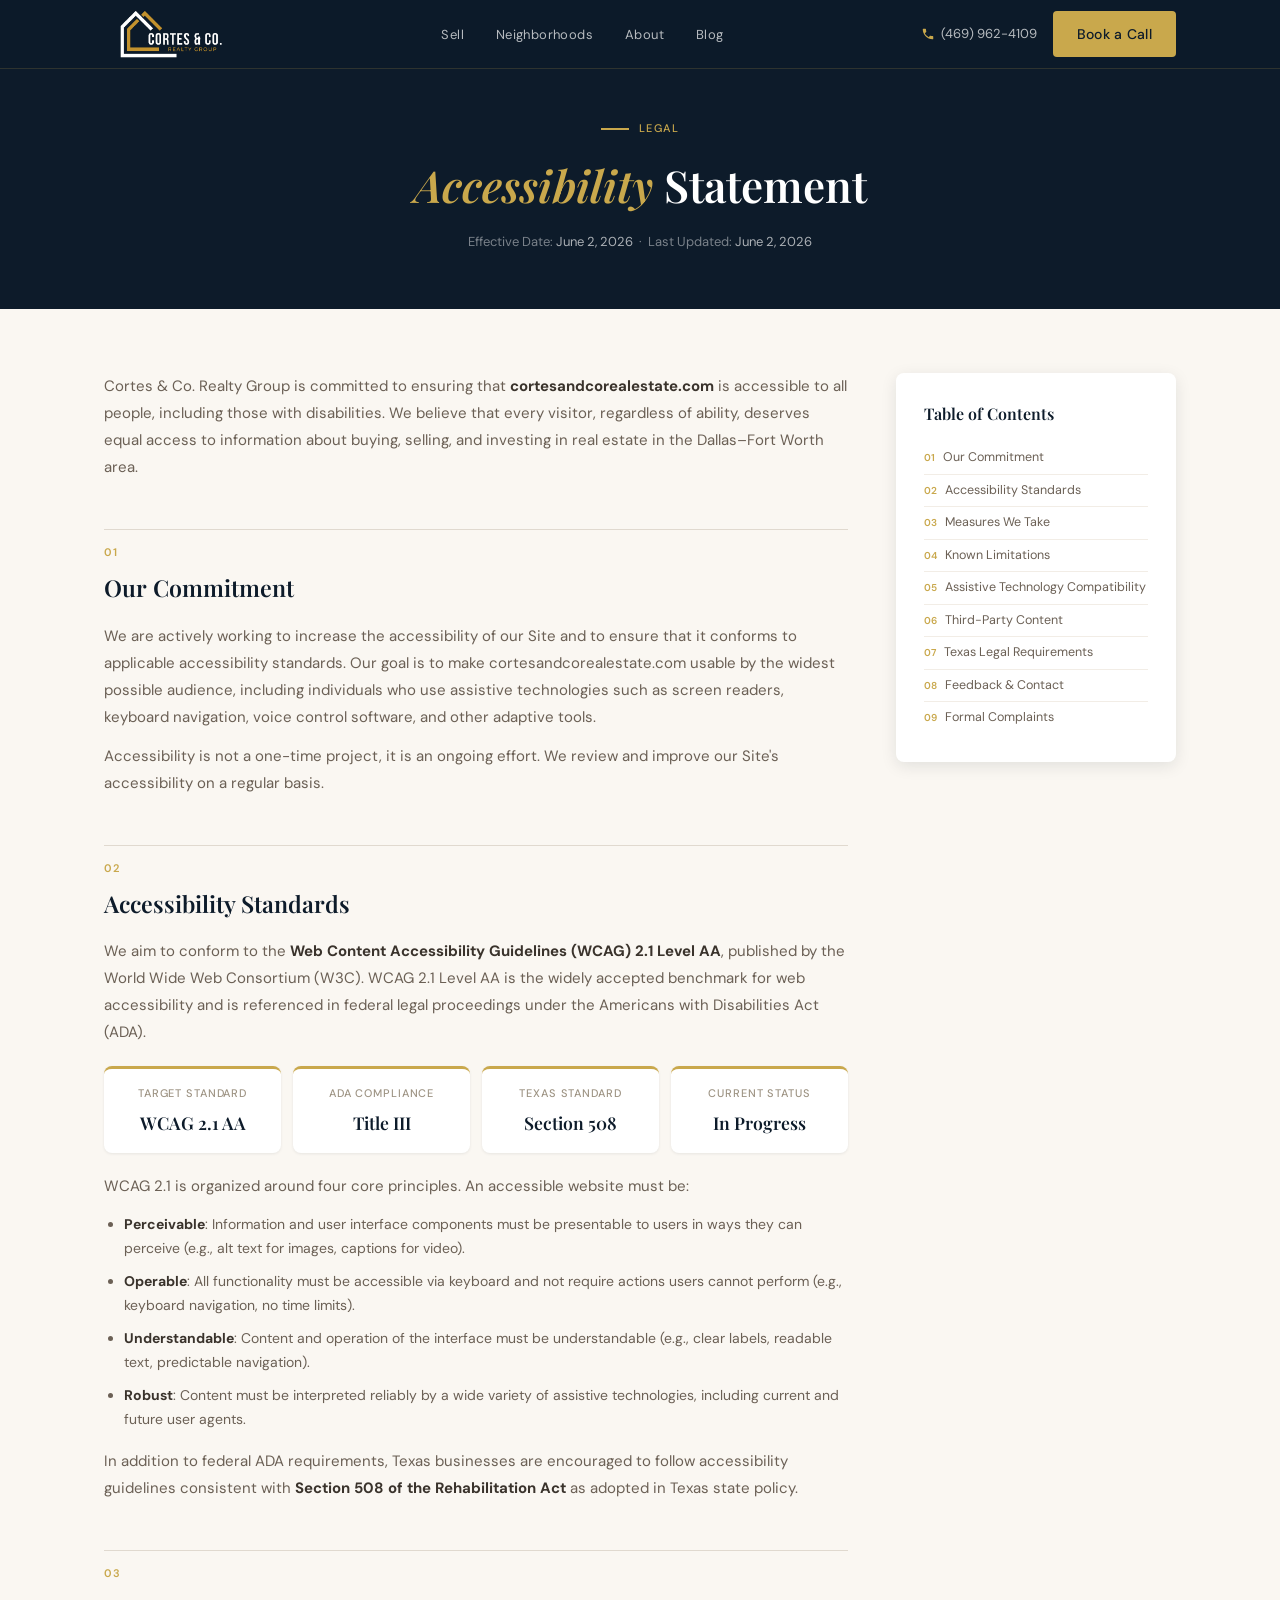
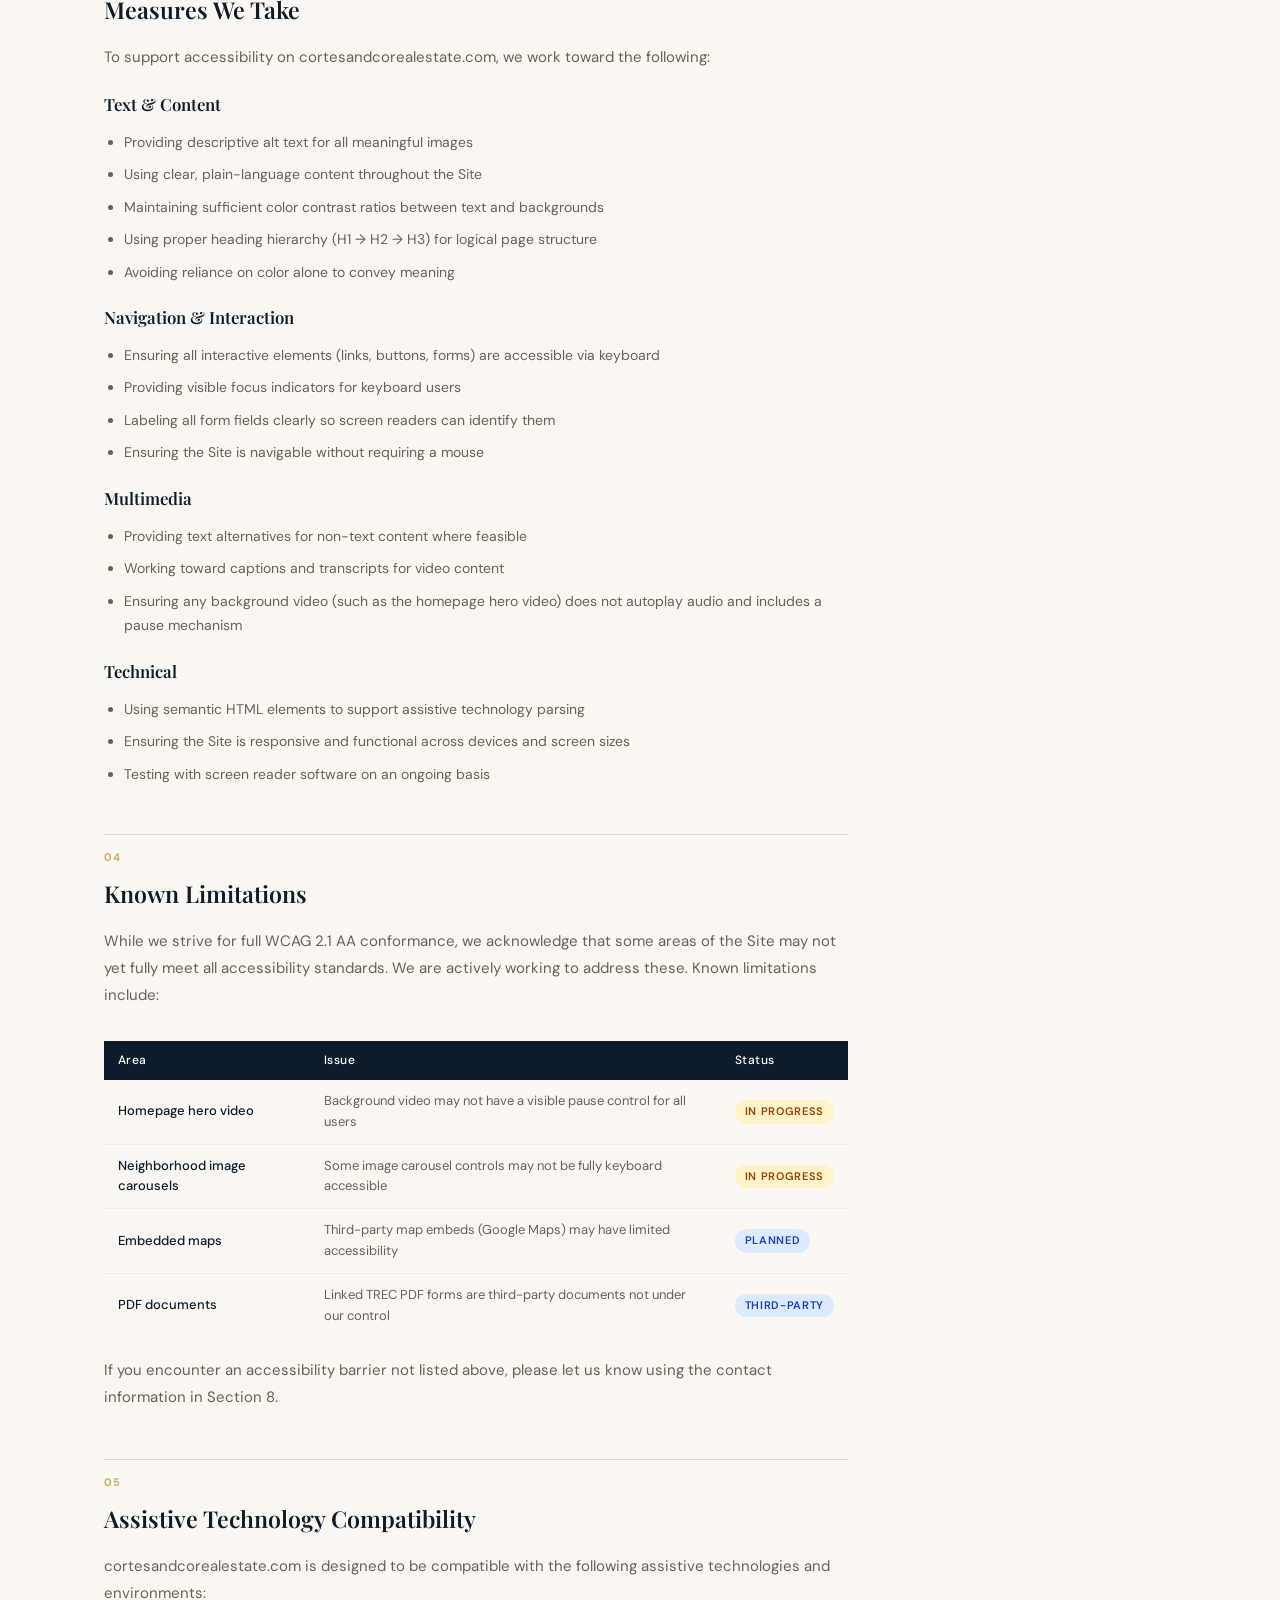
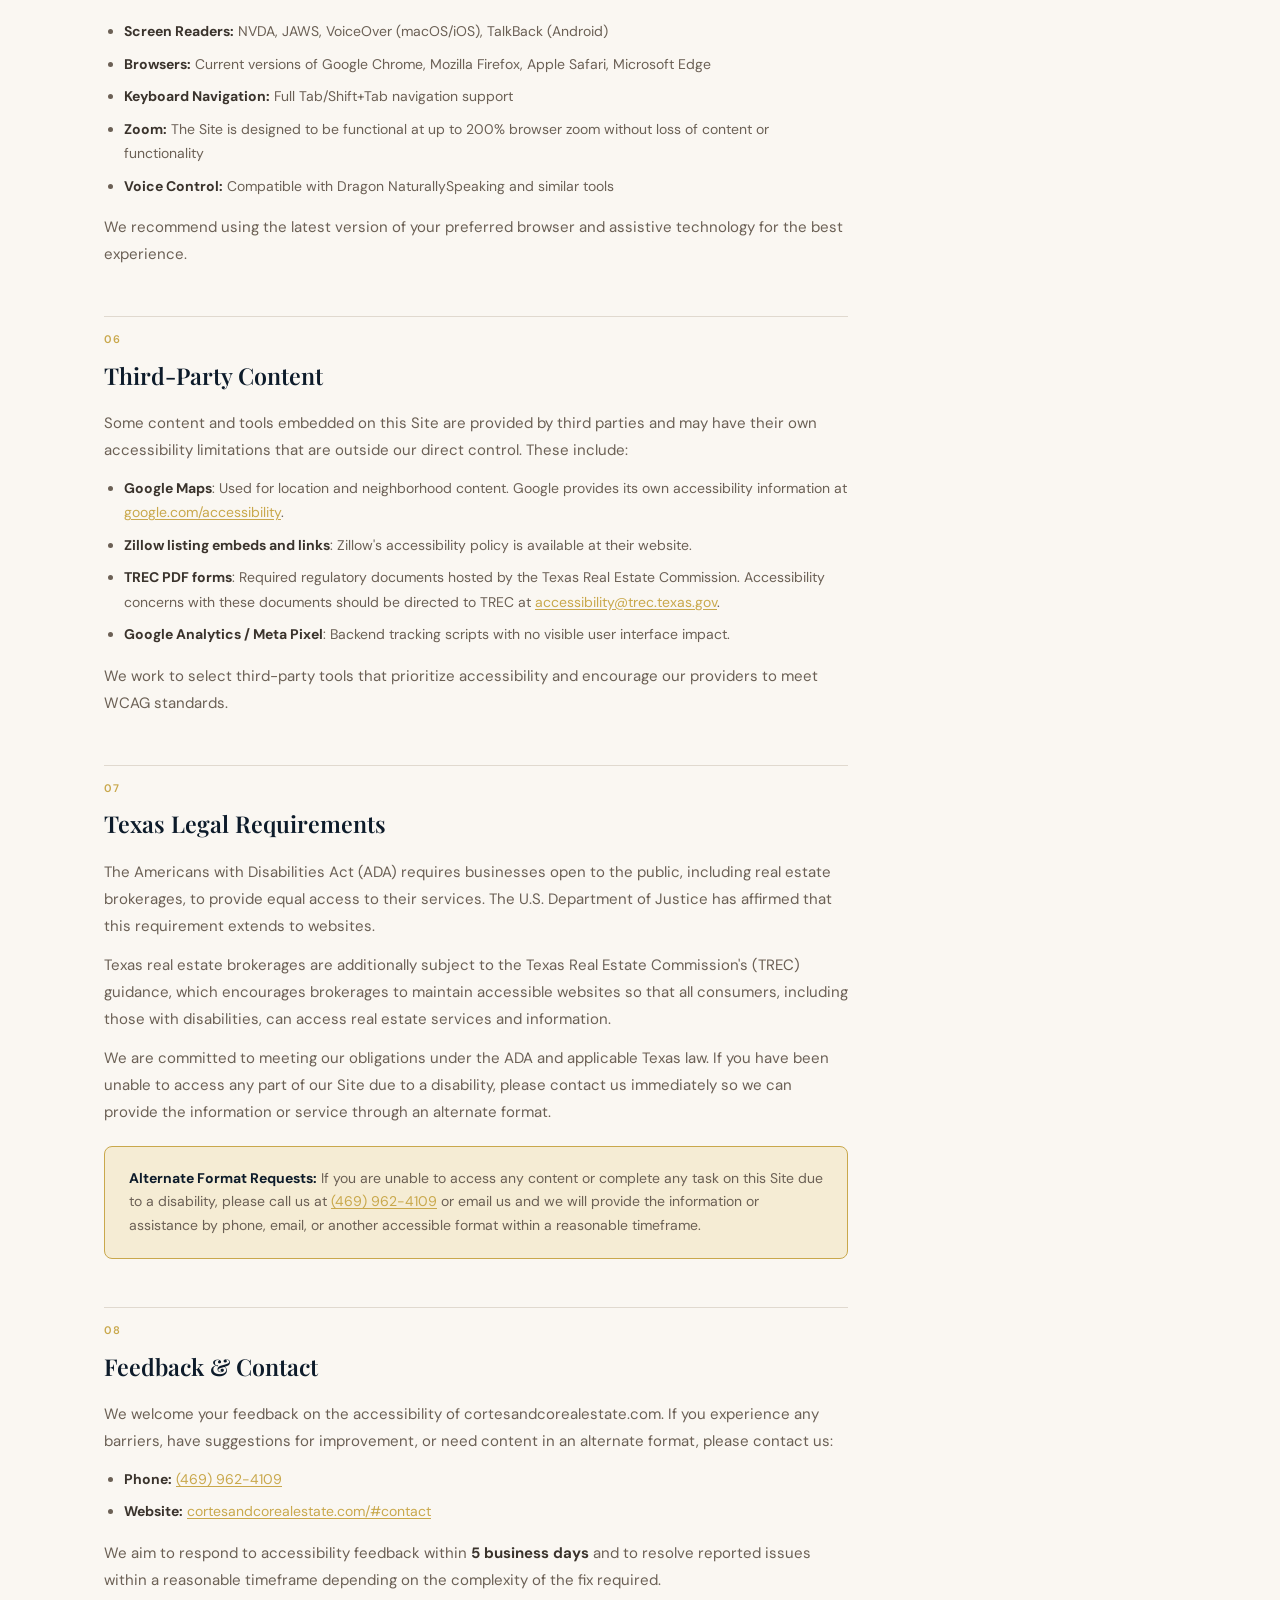
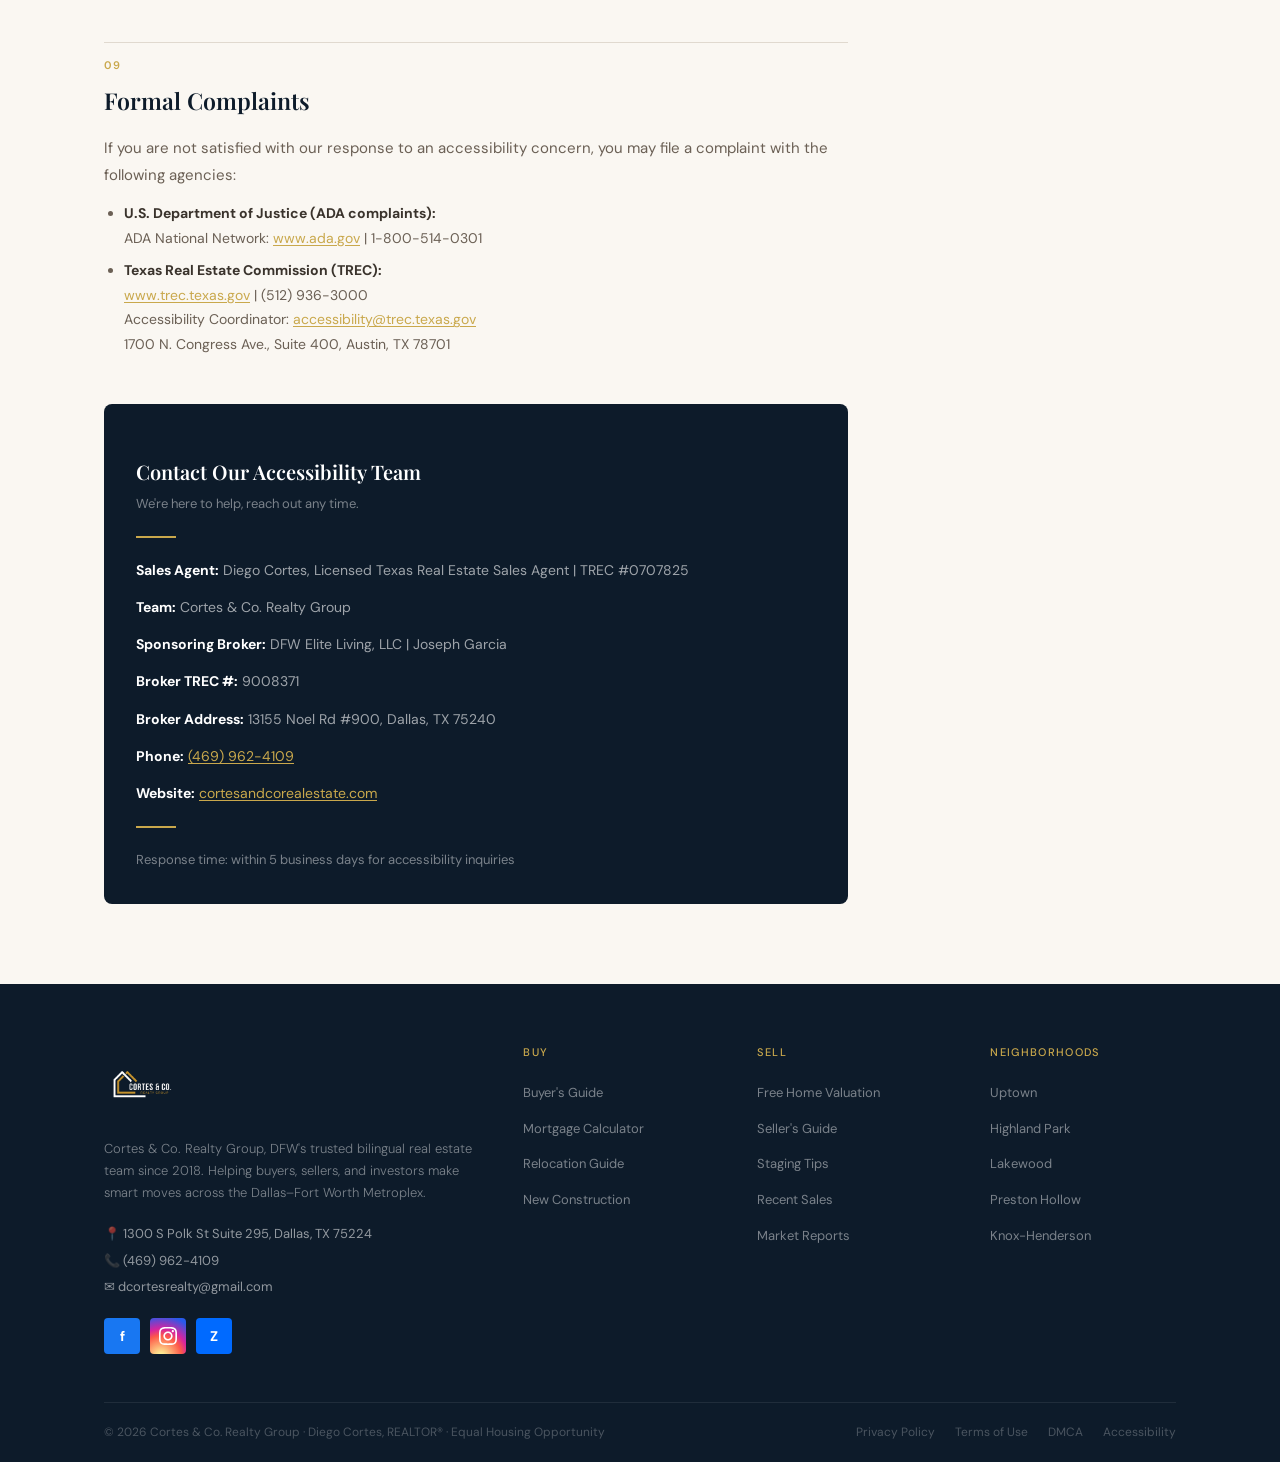
<file: accessibility.html>
<!DOCTYPE html>
<html lang="en">
<head>
  <meta charset="UTF-8" />
  <meta name="viewport" content="width=device-width, initial-scale=1.0"/>
  <title>Accessibility Statement, Cortes & Co. Realty Group</title>
  <meta name="description" content="Accessibility Statement for cortesandcorealestate.com, Cortes & Co. Realty Group's commitment to WCAG 2.1 AA and ADA compliance.">
  <link rel="preconnect" href="https://fonts.googleapis.com">
  <link rel="preconnect" href="https://fonts.gstatic.com" crossorigin>
  <link href="https://fonts.googleapis.com/css2?family=Playfair+Display:ital,wght@0,400;0,600;0,700;1,400&family=DM+Sans:ital,opsz,wght@0,9..40,300;0,9..40,400;0,9..40,500;1,9..40,300&display=swap" rel="stylesheet">
  <link rel="icon" type="image/svg+xml" href="favicon.svg">
  <link rel="stylesheet" href="styles.css">
  <style>
    .policy-hero {
      background: var(--navy);
      padding: 120px 0 56px;
      text-align: center;
    }
    .policy-hero .section-eyebrow { justify-content: center; }
    .policy-hero h1 {
      font-family: var(--font-display);
      font-size: clamp(2rem, 4vw, 2.75rem);
      font-weight: 600;
      color: var(--white);
      margin-bottom: 12px;
    }
    .policy-hero h1 em { font-style: italic; color: var(--gold); }
    .policy-meta {
      font-size: 13px;
      color: rgba(255,255,255,.45);
      margin-top: 8px;
    }
    .policy-meta span { color: rgba(255,255,255,.65); }

    .policy-body { padding: 64px 0 80px; }
    .policy-layout {
      display: grid;
      grid-template-columns: 1fr 280px;
      gap: 48px;
      align-items: start;
    }

    .policy-sidebar { position: sticky; top: 88px; }
    .sidebar-card {
      background: var(--white);
      border-radius: 8px;
      padding: 28px;
      box-shadow: var(--shadow-md);
      margin-bottom: 20px;
    }
    .sidebar-card h3 {
      font-family: var(--font-display);
      font-size: 1rem;
      font-weight: 600;
      color: var(--navy);
      margin-bottom: 16px;
    }
    .toc ol {
      list-style: none;
      counter-reset: toc-counter;
      margin: 0; padding: 0;
    }
    .toc li {
      counter-increment: toc-counter;
      border-bottom: 1px solid var(--gray-100);
    }
    .toc li:last-child { border-bottom: none; }
    .toc a {
      display: flex;
      align-items: baseline;
      gap: 8px;
      font-size: 12.5px;
      color: var(--gray-600);
      padding: 7px 0;
      transition: color .2s;
      line-height: 1.4;
    }
    .toc a::before {
      content: counter(toc-counter, decimal-leading-zero);
      font-size: 10px;
      font-weight: 600;
      color: var(--gold);
      flex-shrink: 0;
    }
    .toc a:hover { color: var(--navy); }

    .policy-main > p {
      font-size: 15px;
      color: var(--gray-600);
      line-height: 1.8;
      margin-bottom: 14px;
    }
    .policy-main section {
      margin-top: 48px;
      padding-top: 8px;
      border-top: 1px solid var(--gray-200);
    }
    .section-num {
      display: inline-block;
      font-size: 11px;
      font-weight: 600;
      letter-spacing: .12em;
      text-transform: uppercase;
      color: var(--gold);
      margin-bottom: 8px;
    }
    .policy-main h2 {
      font-family: var(--font-display);
      font-size: 1.45rem;
      font-weight: 600;
      color: var(--navy);
      margin-bottom: 16px;
    }
    .policy-main h3 {
      font-family: var(--font-display);
      font-size: 1.05rem;
      font-weight: 600;
      color: var(--navy);
      margin: 20px 0 10px;
    }
    .policy-main p {
      font-size: 15px;
      color: var(--gray-600);
      line-height: 1.8;
      margin-bottom: 12px;
    }
    .policy-main p:last-child { margin-bottom: 0; }
    .policy-main ul, .policy-main ol {
      margin: 12px 0 16px 0;
      padding-left: 20px;
    }
    .policy-main li {
      font-size: 14px;
      color: var(--gray-600);
      line-height: 1.75;
      margin-bottom: 8px;
    }
    .policy-main li:last-child { margin-bottom: 0; }
    .policy-main strong { color: var(--gray-800); }
    .policy-main a { color: var(--gold); text-decoration: underline; text-underline-offset: 2px; }
    .policy-main a:hover { color: var(--gold-light); }

    .highlight-box {
      background: var(--gold-pale);
      border: 1.5px solid var(--gold);
      border-radius: 8px;
      padding: 20px 24px;
      margin: 20px 0;
      font-size: 14px;
      color: var(--gray-600);
      line-height: 1.7;
    }
    .highlight-box strong { color: var(--navy); }
    .highlight-box a { color: var(--gold); }

    /* conformance grid */
    .conformance-grid {
      display: grid;
      grid-template-columns: repeat(4, 1fr);
      gap: 12px;
      margin: 20px 0;
    }
    .conformance-item {
      background: var(--white);
      border-radius: 8px;
      padding: 16px;
      box-shadow: var(--shadow-sm);
      text-align: center;
      border-top: 3px solid var(--gold);
    }
    .ci-label {
      font-size: 11px;
      font-weight: 500;
      letter-spacing: .08em;
      text-transform: uppercase;
      color: var(--gray-400);
      margin-bottom: 6px;
    }
    .ci-value {
      font-family: var(--font-display);
      font-size: 1.1rem;
      font-weight: 600;
      color: var(--navy);
    }

    /* issues table */
    .issues-table {
      width: 100%;
      border-collapse: collapse;
      margin: 20px 0;
      font-size: 13px;
    }
    .issues-table th {
      background: var(--navy);
      color: var(--white);
      padding: 10px 14px;
      text-align: left;
      font-weight: 500;
      font-size: 12px;
      letter-spacing: .04em;
    }
    .issues-table td {
      padding: 11px 14px;
      border-bottom: 1px solid var(--gray-100);
      color: var(--gray-600);
      vertical-align: middle;
    }
    .issues-table tr:last-child td { border-bottom: none; }
    .issues-table tr:nth-child(even) td { background: var(--cream); }
    .issues-table td:first-child { font-weight: 500; color: var(--navy); }

    .status-badge {
      display: inline-block;
      font-size: 11px;
      font-weight: 600;
      letter-spacing: .06em;
      text-transform: uppercase;
      padding: 3px 10px;
      border-radius: 20px;
      white-space: nowrap;
    }
    .status-in-progress { background: #fef3c7; color: #92400e; }
    .status-planned { background: #dbeafe; color: #1e40af; }

    /* contact card */
    .contact-card {
      background: var(--navy);
      border-radius: 8px;
      padding: 32px;
      margin-top: 48px;
    }
    .contact-card h3 {
      font-family: var(--font-display);
      font-size: 1.25rem;
      font-weight: 600;
      color: var(--white);
      margin-bottom: 4px;
    }
    .contact-card .sub {
      font-size: 13px;
      color: rgba(255,255,255,.45);
      margin-bottom: 0;
    }
    .contact-card p {
      font-size: 14px;
      color: rgba(255,255,255,.6);
      line-height: 1.8;
      margin-bottom: 12px;
    }
    .contact-card p:last-child { margin-bottom: 0; }
    .contact-card strong { color: var(--white) !important; }
    .contact-card a { color: var(--gold); text-decoration: underline; text-underline-offset: 2px; }
    .contact-card a:hover { color: var(--gold-light); }
    .contact-card .divider {
      width: 40px; height: 2px;
      background: var(--gold);
      margin: 20px 0;
    }

    @media (max-width: 900px) {
      .policy-layout { grid-template-columns: 1fr; }
      .policy-sidebar { position: static; }
      .conformance-grid { grid-template-columns: 1fr 1fr; }
    }
    @media (max-width: 600px) {
      .conformance-grid { grid-template-columns: 1fr 1fr; }
    }
  </style>
</head>
<body>

<!-- ── NAV ── -->
<nav id="nav">
  <div class="nav-inner">
    <div class="nav-logo"><a href="index.html"><img src="websitephotos/logo-dark.png" alt="Logo"></a></div>
    <ul class="nav-links">
      <li><a href="index.html#sell">Sell</a></li>
      <li><a href="index.html#neighborhoods">Neighborhoods</a></li>
      <li><a href="index.html#about">About</a></li>
      <li><a href="blog.html">Blog</a></li>
    </ul>
    <div class="nav-right">
      <div class="nav-phone">(469) 962-4109</div>
      <a href="index.html#contact" class="btn-primary">Book a Call</a>
    </div>
    <div class="hamburger" onclick="toggleMenu()">
      <span></span><span></span><span></span>
    </div>
  </div>
</nav>

<!-- ── HERO ── -->
<section class="policy-hero">
  <div class="container">
    <div class="section-eyebrow" style="justify-content:center;">Legal</div>
    <h1><em>Accessibility</em> Statement</h1>
    <p class="policy-meta">Effective Date: <span>June 2, 2026</span> &nbsp;·&nbsp; Last Updated: <span>June 2, 2026</span></p>
  </div>
</section>

<!-- ── BODY ── -->
<section class="policy-body">
  <div class="container">
    <div class="policy-layout">

      <!-- MAIN CONTENT -->
      <div class="policy-main">

        <p>Cortes & Co. Realty Group is committed to ensuring that <strong>cortesandcorealestate.com</strong> is accessible to all people, including those with disabilities. We believe that every visitor, regardless of ability, deserves equal access to information about buying, selling, and investing in real estate in the Dallas–Fort Worth area.</p>

        <!-- 1 -->
        <section id="commitment">
          <span class="section-num">01</span>
          <h2>Our Commitment</h2>
          <p>We are actively working to increase the accessibility of our Site and to ensure that it conforms to applicable accessibility standards. Our goal is to make cortesandcorealestate.com usable by the widest possible audience, including individuals who use assistive technologies such as screen readers, keyboard navigation, voice control software, and other adaptive tools.</p>
          <p>Accessibility is not a one-time project, it is an ongoing effort. We review and improve our Site's accessibility on a regular basis.</p>
        </section>

        <!-- 2 -->
        <section id="standards">
          <span class="section-num">02</span>
          <h2>Accessibility Standards</h2>
          <p>We aim to conform to the <strong>Web Content Accessibility Guidelines (WCAG) 2.1 Level AA</strong>, published by the World Wide Web Consortium (W3C). WCAG 2.1 Level AA is the widely accepted benchmark for web accessibility and is referenced in federal legal proceedings under the Americans with Disabilities Act (ADA).</p>

          <div class="conformance-grid">
            <div class="conformance-item">
              <div class="ci-label">Target Standard</div>
              <div class="ci-value">WCAG 2.1 AA</div>
            </div>
            <div class="conformance-item">
              <div class="ci-label">ADA Compliance</div>
              <div class="ci-value">Title III</div>
            </div>
            <div class="conformance-item">
              <div class="ci-label">Texas Standard</div>
              <div class="ci-value">Section 508</div>
            </div>
            <div class="conformance-item">
              <div class="ci-label">Current Status</div>
              <div class="ci-value">In Progress</div>
            </div>
          </div>

          <p>WCAG 2.1 is organized around four core principles. An accessible website must be:</p>
          <ul>
            <li><strong>Perceivable</strong>: Information and user interface components must be presentable to users in ways they can perceive (e.g., alt text for images, captions for video).</li>
            <li><strong>Operable</strong>: All functionality must be accessible via keyboard and not require actions users cannot perform (e.g., keyboard navigation, no time limits).</li>
            <li><strong>Understandable</strong>: Content and operation of the interface must be understandable (e.g., clear labels, readable text, predictable navigation).</li>
            <li><strong>Robust</strong>: Content must be interpreted reliably by a wide variety of assistive technologies, including current and future user agents.</li>
          </ul>

          <p>In addition to federal ADA requirements, Texas businesses are encouraged to follow accessibility guidelines consistent with <strong>Section 508 of the Rehabilitation Act</strong> as adopted in Texas state policy.</p>
        </section>

        <!-- 3 -->
        <section id="measures">
          <span class="section-num">03</span>
          <h2>Measures We Take</h2>
          <p>To support accessibility on cortesandcorealestate.com, we work toward the following:</p>

          <h3>Text & Content</h3>
          <ul>
            <li>Providing descriptive alt text for all meaningful images</li>
            <li>Using clear, plain-language content throughout the Site</li>
            <li>Maintaining sufficient color contrast ratios between text and backgrounds</li>
            <li>Using proper heading hierarchy (H1 → H2 → H3) for logical page structure</li>
            <li>Avoiding reliance on color alone to convey meaning</li>
          </ul>

          <h3>Navigation & Interaction</h3>
          <ul>
            <li>Ensuring all interactive elements (links, buttons, forms) are accessible via keyboard</li>
            <li>Providing visible focus indicators for keyboard users</li>
            <li>Labeling all form fields clearly so screen readers can identify them</li>
            <li>Ensuring the Site is navigable without requiring a mouse</li>
          </ul>

          <h3>Multimedia</h3>
          <ul>
            <li>Providing text alternatives for non-text content where feasible</li>
            <li>Working toward captions and transcripts for video content</li>
            <li>Ensuring any background video (such as the homepage hero video) does not autoplay audio and includes a pause mechanism</li>
          </ul>

          <h3>Technical</h3>
          <ul>
            <li>Using semantic HTML elements to support assistive technology parsing</li>
            <li>Ensuring the Site is responsive and functional across devices and screen sizes</li>
            <li>Testing with screen reader software on an ongoing basis</li>
          </ul>
        </section>

        <!-- 4 -->
        <section id="known-issues">
          <span class="section-num">04</span>
          <h2>Known Limitations</h2>
          <p>While we strive for full WCAG 2.1 AA conformance, we acknowledge that some areas of the Site may not yet fully meet all accessibility standards. We are actively working to address these. Known limitations include:</p>

          <div style="overflow-x:auto;">
            <table class="issues-table" aria-label="Known accessibility limitations and their status">
              <thead>
                <tr>
                  <th>Area</th>
                  <th>Issue</th>
                  <th>Status</th>
                </tr>
              </thead>
              <tbody>
                <tr>
                  <td>Homepage hero video</td>
                  <td>Background video may not have a visible pause control for all users</td>
                  <td><span class="status-badge status-in-progress">In Progress</span></td>
                </tr>
                <tr>
                  <td>Neighborhood image carousels</td>
                  <td>Some image carousel controls may not be fully keyboard accessible</td>
                  <td><span class="status-badge status-in-progress">In Progress</span></td>
                </tr>
                <tr>
                  <td>Embedded maps</td>
                  <td>Third-party map embeds (Google Maps) may have limited accessibility</td>
                  <td><span class="status-badge status-planned">Planned</span></td>
                </tr>
                <tr>
                  <td>PDF documents</td>
                  <td>Linked TREC PDF forms are third-party documents not under our control</td>
                  <td><span class="status-badge status-planned">Third-Party</span></td>
                </tr>
              </tbody>
            </table>
          </div>

          <p>If you encounter an accessibility barrier not listed above, please let us know using the contact information in Section 8.</p>
        </section>

        <!-- 5 -->
        <section id="assistive">
          <span class="section-num">05</span>
          <h2>Assistive Technology Compatibility</h2>
          <p>cortesandcorealestate.com is designed to be compatible with the following assistive technologies and environments:</p>
          <ul>
            <li><strong>Screen Readers:</strong> NVDA, JAWS, VoiceOver (macOS/iOS), TalkBack (Android)</li>
            <li><strong>Browsers:</strong> Current versions of Google Chrome, Mozilla Firefox, Apple Safari, Microsoft Edge</li>
            <li><strong>Keyboard Navigation:</strong> Full Tab/Shift+Tab navigation support</li>
            <li><strong>Zoom:</strong> The Site is designed to be functional at up to 200% browser zoom without loss of content or functionality</li>
            <li><strong>Voice Control:</strong> Compatible with Dragon NaturallySpeaking and similar tools</li>
          </ul>
          <p>We recommend using the latest version of your preferred browser and assistive technology for the best experience.</p>
        </section>

        <!-- 6 -->
        <section id="third-party">
          <span class="section-num">06</span>
          <h2>Third-Party Content</h2>
          <p>Some content and tools embedded on this Site are provided by third parties and may have their own accessibility limitations that are outside our direct control. These include:</p>
          <ul>
            <li><strong>Google Maps</strong>: Used for location and neighborhood content. Google provides its own accessibility information at <a href="https://www.google.com/accessibility/" target="_blank">google.com/accessibility</a>.</li>
            <li><strong>Zillow listing embeds and links</strong>: Zillow's accessibility policy is available at their website.</li>
            <li><strong>TREC PDF forms</strong>: Required regulatory documents hosted by the Texas Real Estate Commission. Accessibility concerns with these documents should be directed to TREC at <a href="mailto:accessibility@trec.texas.gov">accessibility@trec.texas.gov</a>.</li>
            <li><strong>Google Analytics / Meta Pixel</strong>: Backend tracking scripts with no visible user interface impact.</li>
          </ul>
          <p>We work to select third-party tools that prioritize accessibility and encourage our providers to meet WCAG standards.</p>
        </section>

        <!-- 7 -->
        <section id="texas-law">
          <span class="section-num">07</span>
          <h2>Texas Legal Requirements</h2>
          <p>The Americans with Disabilities Act (ADA) requires businesses open to the public, including real estate brokerages, to provide equal access to their services. The U.S. Department of Justice has affirmed that this requirement extends to websites.</p>
          <p>Texas real estate brokerages are additionally subject to the Texas Real Estate Commission's (TREC) guidance, which encourages brokerages to maintain accessible websites so that all consumers, including those with disabilities, can access real estate services and information.</p>
          <p>We are committed to meeting our obligations under the ADA and applicable Texas law. If you have been unable to access any part of our Site due to a disability, please contact us immediately so we can provide the information or service through an alternate format.</p>

          <div class="highlight-box">
            <strong>Alternate Format Requests:</strong> If you are unable to access any content or complete any task on this Site due to a disability, please call us at <a href="tel:4699624109">(469) 962-4109</a> or email us and we will provide the information or assistance by phone, email, or another accessible format within a reasonable timeframe.
          </div>
        </section>

        <!-- 8 -->
        <section id="feedback">
          <span class="section-num">08</span>
          <h2>Feedback & Contact</h2>
          <p>We welcome your feedback on the accessibility of cortesandcorealestate.com. If you experience any barriers, have suggestions for improvement, or need content in an alternate format, please contact us:</p>
          <ul>
            <li><strong>Phone:</strong> <a href="tel:4699624109">(469) 962-4109</a></li>
            <li><strong>Website:</strong> <a href="https://cortesandcorealestate.com/#contact">cortesandcorealestate.com/#contact</a></li>
          </ul>
          <p>We aim to respond to accessibility feedback within <strong>5 business days</strong> and to resolve reported issues within a reasonable timeframe depending on the complexity of the fix required.</p>
        </section>

        <!-- 9 -->
        <section id="formal-complaint">
          <span class="section-num">09</span>
          <h2>Formal Complaints</h2>
          <p>If you are not satisfied with our response to an accessibility concern, you may file a complaint with the following agencies:</p>
          <ul>
            <li>
              <strong>U.S. Department of Justice (ADA complaints):</strong><br/>
              ADA National Network: <a href="https://www.ada.gov" target="_blank">www.ada.gov</a> | 1-800-514-0301
            </li>
            <li>
              <strong>Texas Real Estate Commission (TREC):</strong><br/>
              <a href="https://www.trec.texas.gov" target="_blank">www.trec.texas.gov</a> | (512) 936-3000<br/>
              Accessibility Coordinator: <a href="mailto:accessibility@trec.texas.gov">accessibility@trec.texas.gov</a><br/>
              1700 N. Congress Ave., Suite 400, Austin, TX 78701
            </li>
          </ul>
        </section>

        <div class="contact-card">
          <h3>Contact Our Accessibility Team</h3>
          <p class="sub">We're here to help, reach out any time.</p>
          <div class="divider"></div>
          <p><strong>Sales Agent:</strong> Diego Cortes, Licensed Texas Real Estate Sales Agent | TREC #0707825</p>
          <p><strong>Team:</strong> Cortes &amp; Co. Realty Group</p>
          <p><strong>Sponsoring Broker:</strong> DFW Elite Living, LLC | Joseph Garcia</p>
          <p><strong>Broker TREC #:</strong> 9008371</p>
          <p><strong>Broker Address:</strong> 13155 Noel Rd #900, Dallas, TX 75240</p>
          <p><strong>Phone:</strong> <a href="tel:4699624109">(469) 962-4109</a></p>
          <p><strong>Website:</strong> <a href="https://cortesandcorealestate.com">cortesandcorealestate.com</a></p>
          <div class="divider"></div>
          <p style="font-size:13px; color:rgba(255,255,255,.45);">Response time: within 5 business days for accessibility inquiries</p>
        </div>

      </div>

      <!-- SIDEBAR -->
      <div class="policy-sidebar">
        <div class="sidebar-card">
          <h3>Table of Contents</h3>
          <nav class="toc">
            <ol>
              <li><a href="#commitment">Our Commitment</a></li>
              <li><a href="#standards">Accessibility Standards</a></li>
              <li><a href="#measures">Measures We Take</a></li>
              <li><a href="#known-issues">Known Limitations</a></li>
              <li><a href="#assistive">Assistive Technology Compatibility</a></li>
              <li><a href="#third-party">Third-Party Content</a></li>
              <li><a href="#texas-law">Texas Legal Requirements</a></li>
              <li><a href="#feedback">Feedback & Contact</a></li>
              <li><a href="#formal-complaint">Formal Complaints</a></li>
            </ol>
          </nav>
        </div>
      </div>

    </div>
  </div>
</section>

<!-- ── FOOTER ── -->
<footer id="footer">
  <div class="container">
    <div class="footer-grid">
      <div>
        <div class="footer-logo"><a href="index.html"><img src="websitephotos/logo-dark.png" alt="Logo"></a></div>
        <p class="footer-about">Cortes & Co. Realty Group, DFW's trusted bilingual real estate team since 2018. Helping buyers, sellers, and investors make smart moves across the Dallas–Fort Worth Metroplex.</p>
        <div class="footer-contact-item">📍 1300 S Polk St Suite 295, Dallas, TX 75224</div>
        <div class="footer-contact-item">📞 (469) 962-4109</div>
        <div class="footer-contact-item">✉ dcortesrealty@gmail.com</div>
        <div class="footer-social">
          <a href="https://www.facebook.com/diegocortesrealestate/" target="_blank" rel="noopener noreferrer" class="social-icon" style="background:#1877f2; color:#fff;">f</a>
          <a href="https://www.instagram.com/diegocortes_realestate/?hl=en" target="_blank" rel="noopener noreferrer" class="social-icon" style="background:radial-gradient(circle at 30% 107%, #fdf497 0%, #fdf497 5%, #fd5949 45%, #d6249f 60%, #285AEB 90%); color:#fff;">
            <svg xmlns="http://www.w3.org/2000/svg" width="18" height="18" viewBox="0 0 24 24" fill="white"><path d="M12 2.163c3.204 0 3.584.012 4.85.07 3.252.148 4.771 1.691 4.919 4.919.058 1.265.069 1.645.069 4.849 0 3.205-.012 3.584-.069 4.849-.149 3.225-1.664 4.771-4.919 4.919-1.266.058-1.644.07-4.85.07-3.204 0-3.584-.012-4.849-.07-3.26-.149-4.771-1.699-4.919-4.92-.058-1.265-.07-1.644-.07-4.849 0-3.204.013-3.583.07-4.849.149-3.227 1.664-4.771 4.919-4.919 1.266-.057 1.645-.069 4.849-.069zm0-2.163c-3.259 0-3.667.014-4.947.072-4.358.2-6.78 2.618-6.98 6.98-.059 1.281-.073 1.689-.073 4.948 0 3.259.014 3.668.072 4.948.2 4.358 2.618 6.78 6.98 6.98 1.281.058 1.689.072 4.948.072 3.259 0 3.668-.014 4.948-.072 4.354-.2 6.782-2.618 6.979-6.98.059-1.28.073-1.689.073-4.948 0-3.259-.014-3.667-.072-4.947-.196-4.354-2.617-6.78-6.979-6.98-1.281-.059-1.69-.073-4.949-.073zm0 5.838c-3.403 0-6.162 2.759-6.162 6.162s2.759 6.163 6.162 6.163 6.162-2.759 6.162-6.163c0-3.403-2.759-6.162-6.162-6.162zm0 10.162c-2.209 0-4-1.79-4-4 0-2.209 1.791-4 4-4s4 1.791 4 4c0 2.21-1.791 4-4 4zm6.406-11.845c-.796 0-1.441.645-1.441 1.44s.645 1.44 1.441 1.44c.795 0 1.439-.645 1.439-1.44s-.644-1.44-1.439-1.44z"/></svg>
          </a>
          <a href="https://www.zillow.com/profile/Diego%20Cortes" target="_blank" rel="noopener noreferrer" class="social-icon" style="background:#006aff; color:#fff;">Z</a>
        </div>
      </div>
      <div class="footer-col">
        <h4>Buy</h4>
        <ul class="footer-links">
          <li><a href="buyers-guide.html">Buyer's Guide</a></li>
          <li><a href="mortgage-calculator.html">Mortgage Calculator</a></li>
          <li><a href="relocation-guide.html">Relocation Guide</a></li>
          <li><a href="new-construction.html">New Construction</a></li>
        </ul>
      </div>
      <div class="footer-col">
        <h4>Sell</h4>
        <ul class="footer-links">
          <li><a href="index.html#sell">Free Home Valuation</a></li>
          <li><a href="sellers-guide.html">Seller's Guide</a></li>
          <li><a href="staging-tips.html">Staging Tips</a></li>
          <li><a href="index.html#sold">Recent Sales</a></li>
          <li><a href="Market-report.html">Market Reports</a></li>
        </ul>
      </div>
      <div class="footer-col">
        <h4>Neighborhoods</h4>
        <ul class="footer-links">
          <li><a href="index.html#neighborhoods">Uptown</a></li>
          <li><a href="index.html#neighborhoods">Highland Park</a></li>
          <li><a href="index.html#neighborhoods">Lakewood</a></li>
          <li><a href="index.html#neighborhoods">Preston Hollow</a></li>
          <li><a href="index.html#neighborhoods">Knox-Henderson</a></li>
        </ul>
      </div>
    </div>
    <div class="footer-bottom">
      <p>© 2026 Cortes & Co. Realty Group · Diego Cortes, REALTOR® · Equal Housing Opportunity</p>
      <div class="footer-bottom-links">
        <a href="privacy-policy.html">Privacy Policy</a>
        <a href="terms-of-use.html">Terms of Use</a>
        <a href="DMCA.html">DMCA</a>
        <a href="accessibility.html">Accessibility</a>
      </div>
    </div>
  </div>
</footer>

<script src="app.js"></script>
</body>
</html>
</file>
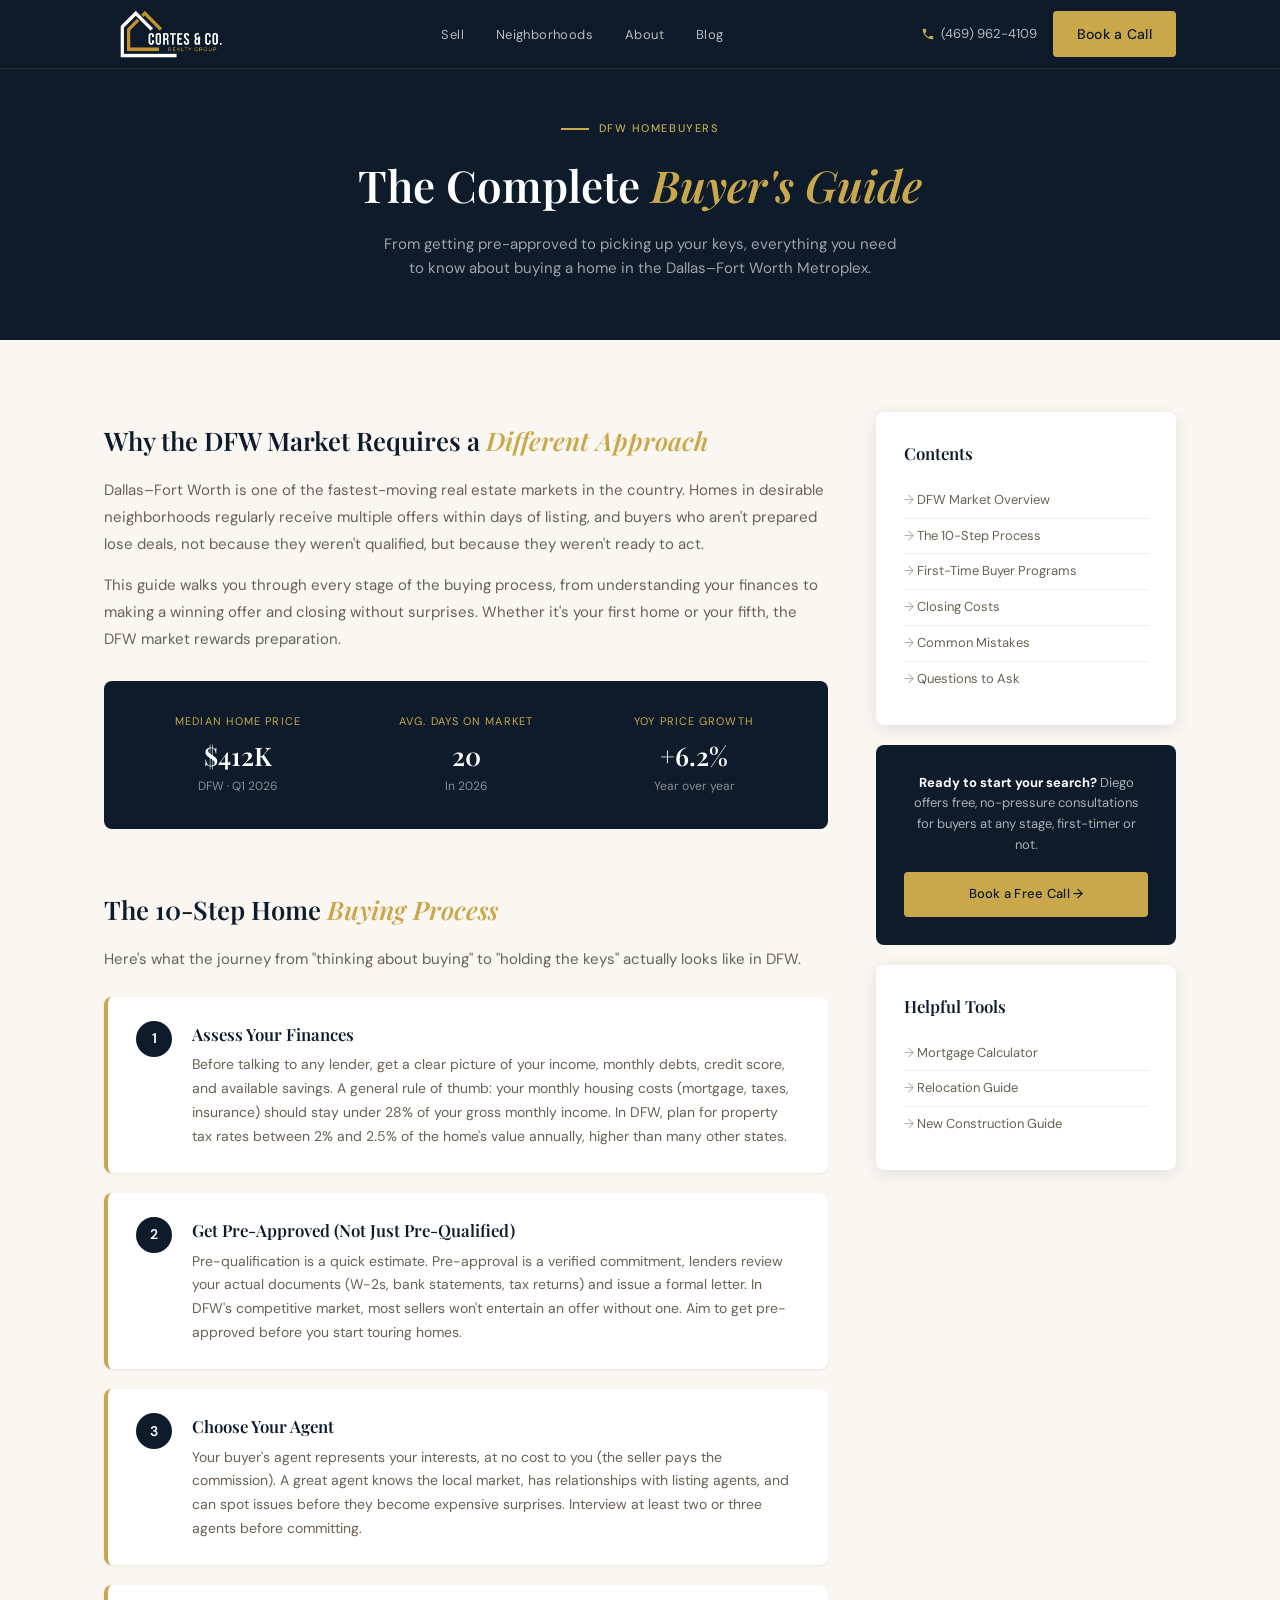
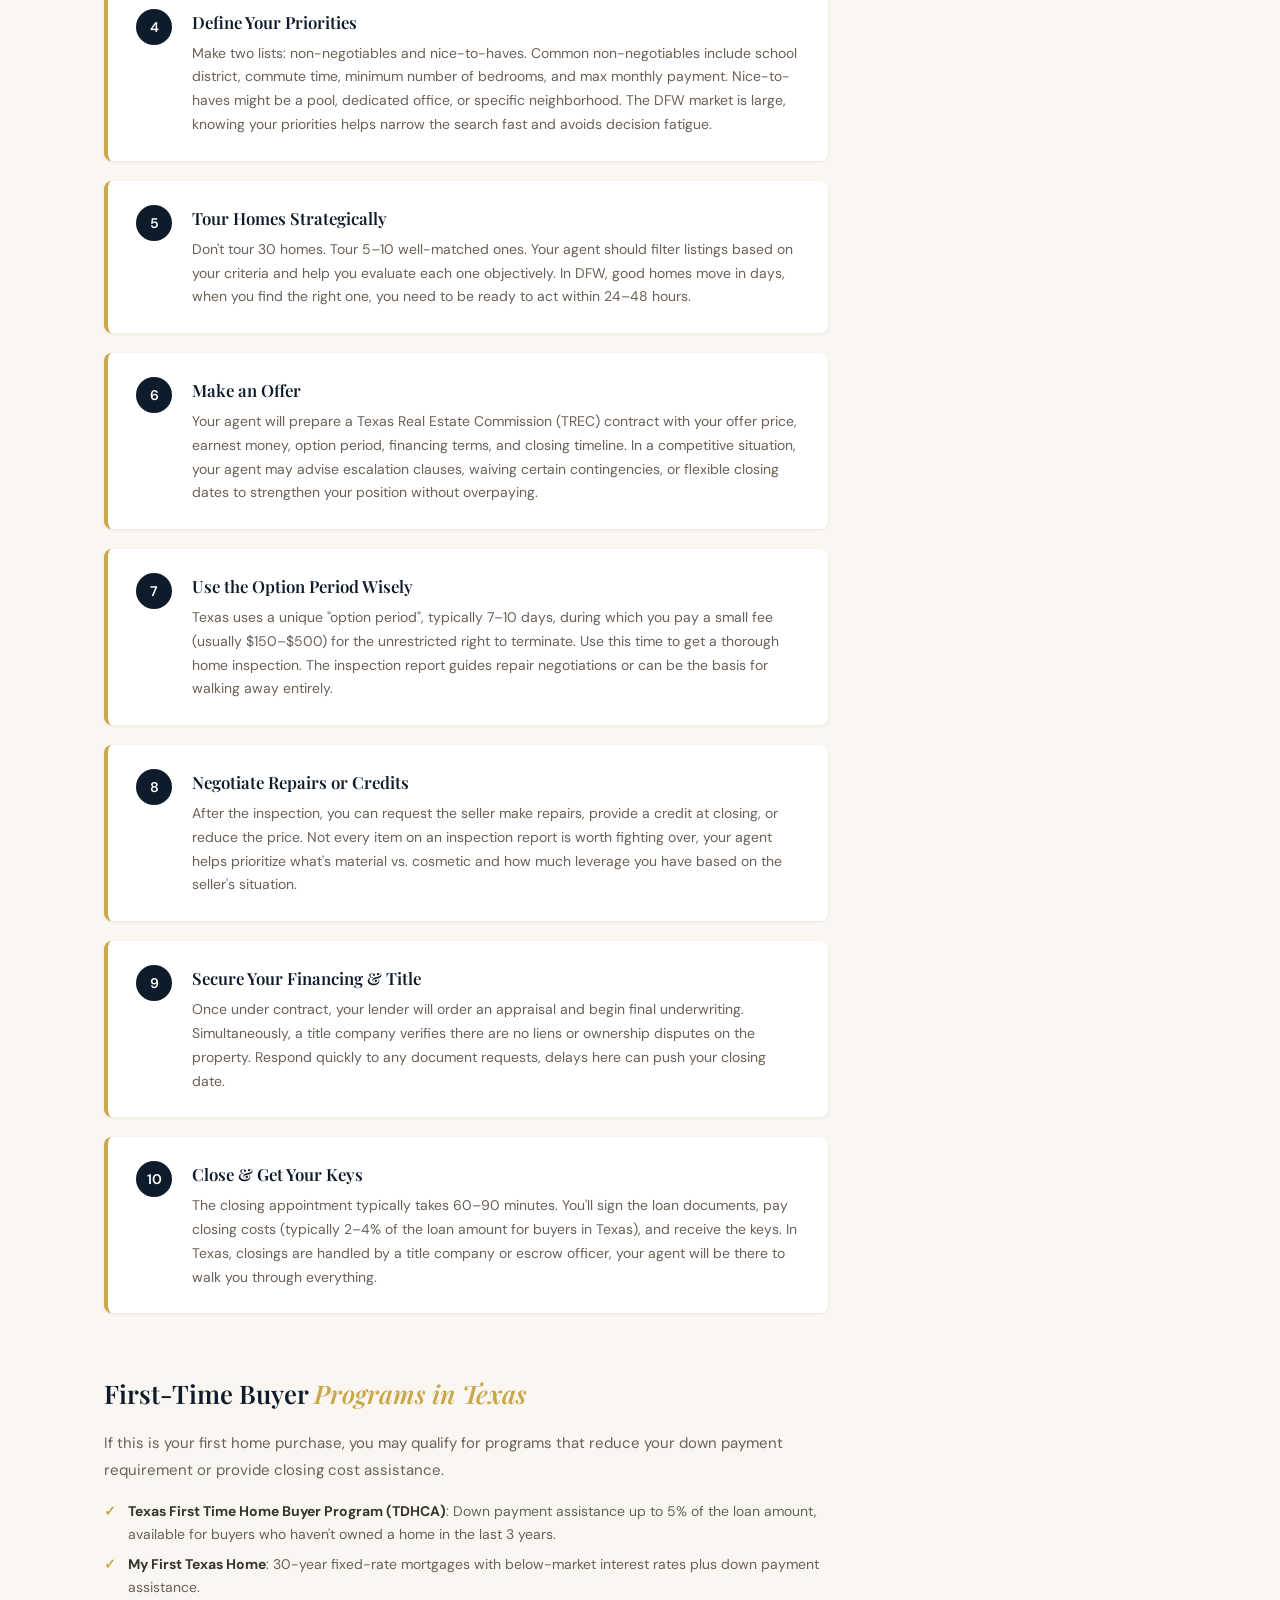
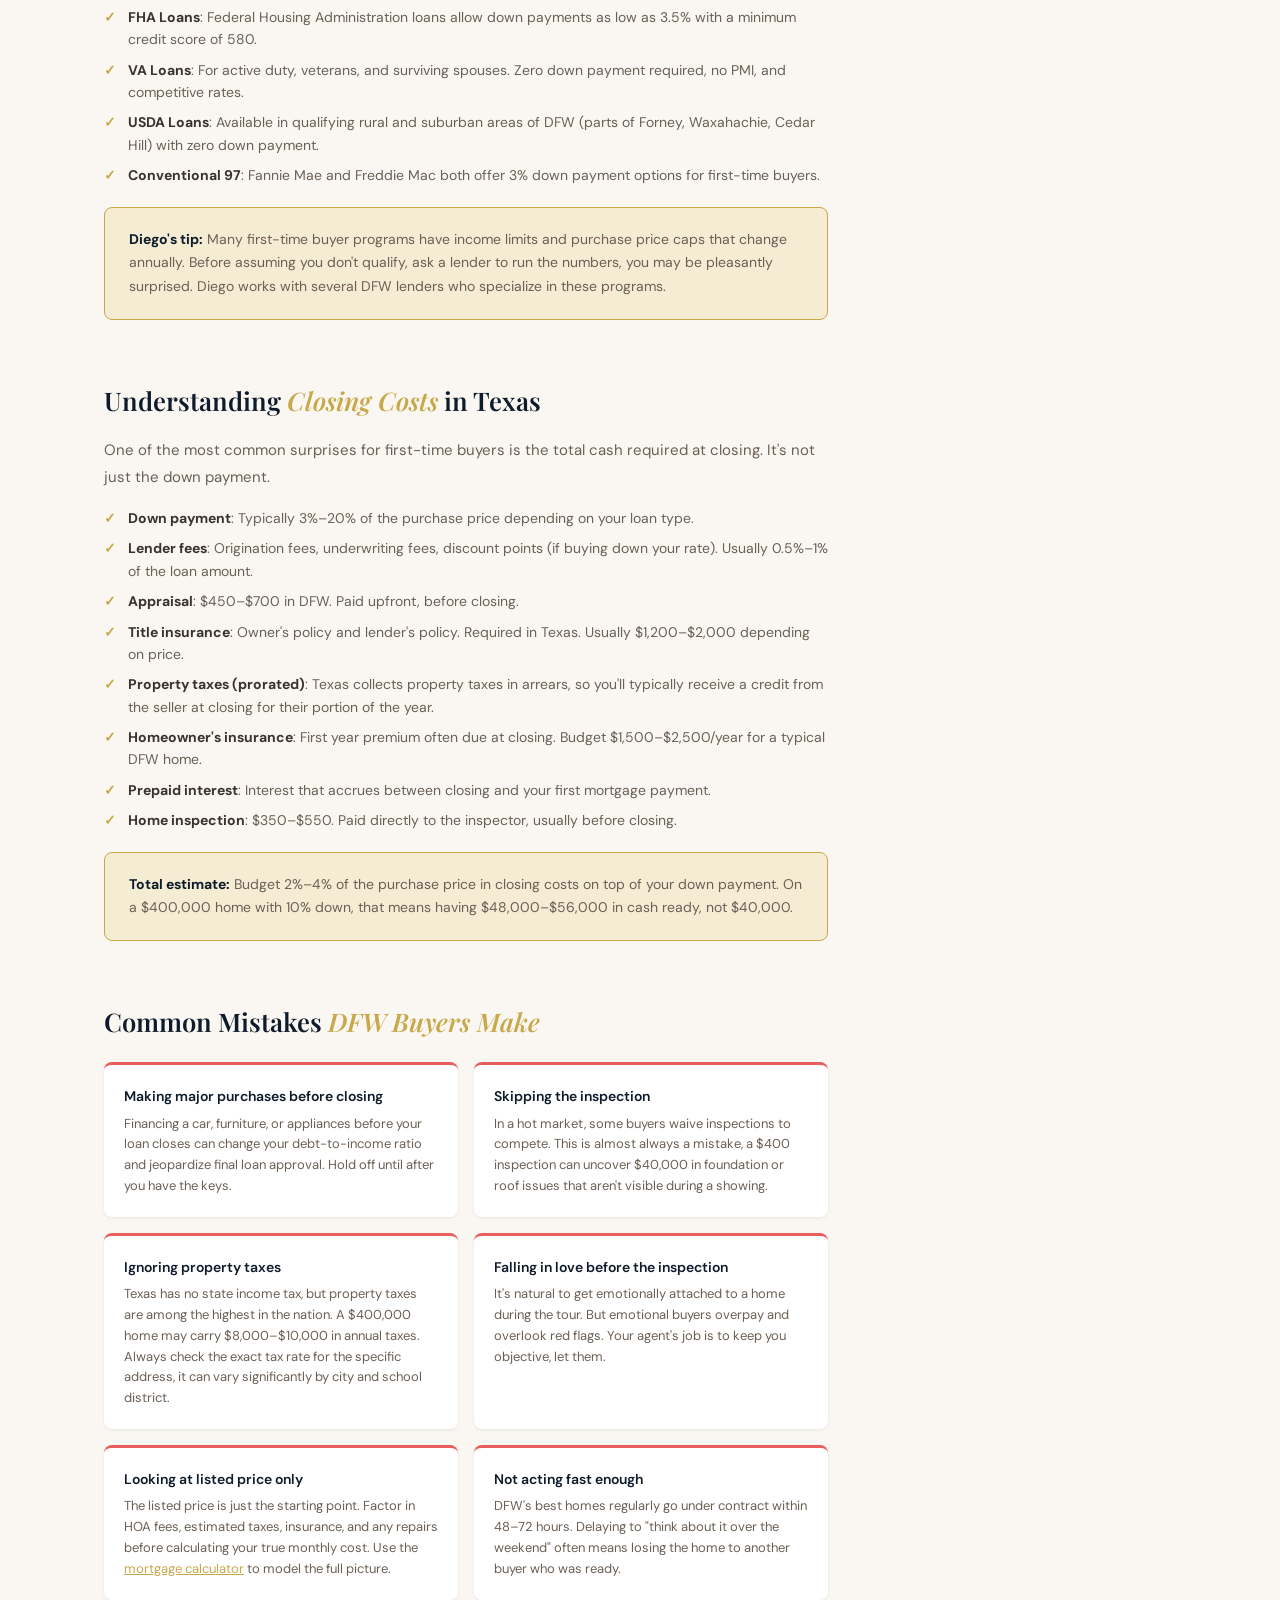
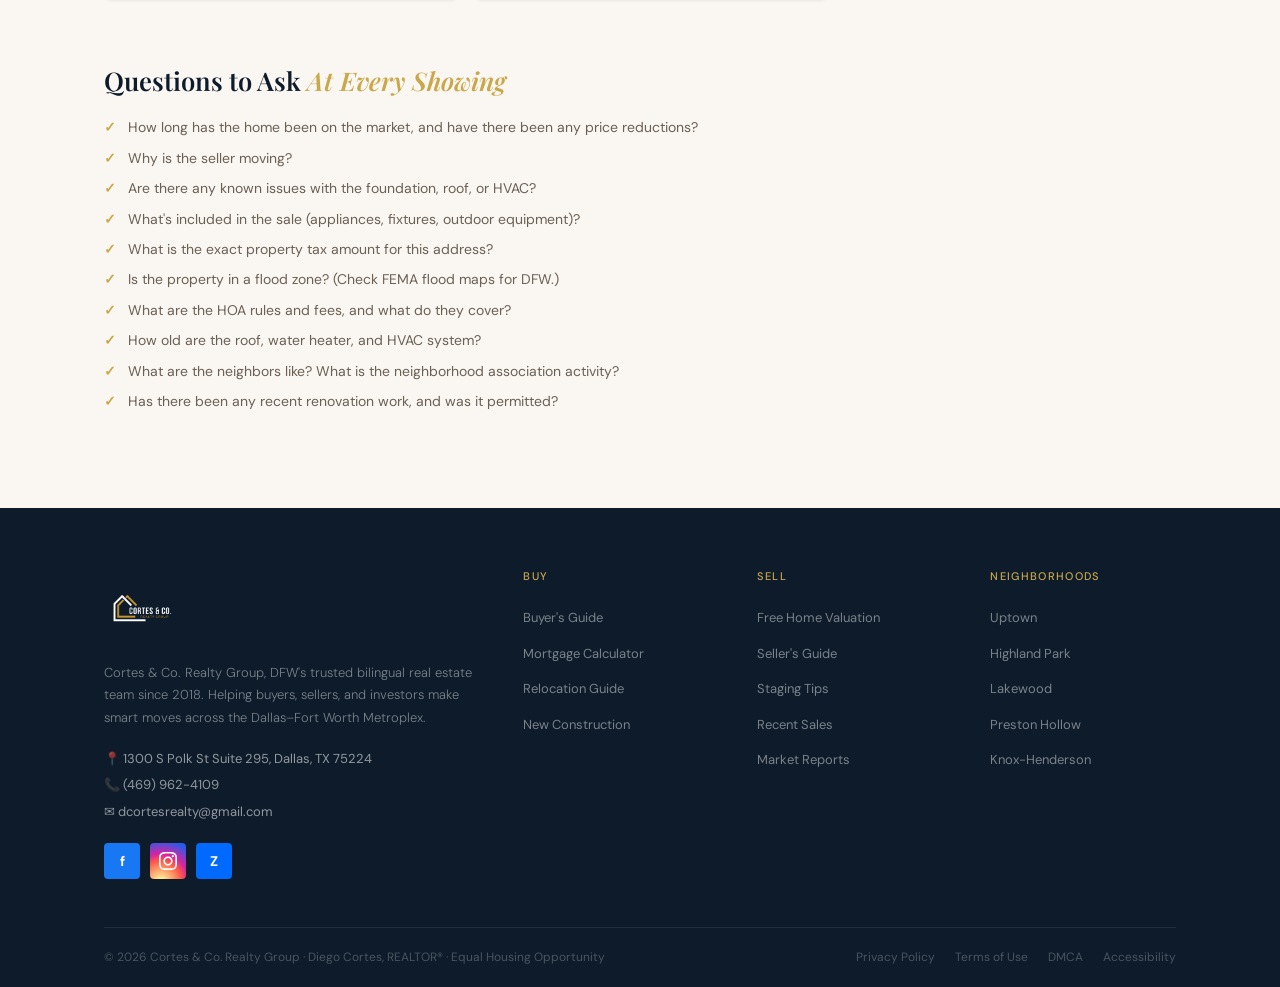
<file: buyers-guide.html>
<!DOCTYPE html>
<html lang="en">
<head>
<meta charset="UTF-8">
<meta name="viewport" content="width=device-width, initial-scale=1.0">
<title>Buyer's Guide | Diego Cortes, Realtor® | DFW</title>
<meta name="description" content="A complete home buyer's guide for the DFW Metroplex. Step-by-step advice from Diego Cortes, bilingual Realtor® at Cortes & Co. Realty Group.">
<link rel="preconnect" href="https://fonts.googleapis.com">
<link rel="preconnect" href="https://fonts.gstatic.com" crossorigin>
<link href="https://fonts.googleapis.com/css2?family=Playfair+Display:ital,wght@0,400;0,600;0,700;1,400&family=DM+Sans:ital,opsz,wght@0,9..40,300;0,9..40,400;0,9..40,500;1,9..40,300&display=swap" rel="stylesheet">
<link rel="icon" type="image/svg+xml" href="favicon.svg">
<link rel="stylesheet" href="styles.css">
<style>
  .guide-hero {
    background: var(--navy);
    padding: 120px 0 60px;
    text-align: center;
  }
  .guide-hero .section-eyebrow { justify-content: center; }
  .guide-hero h1 {
    font-family: var(--font-display);
    font-size: clamp(2rem, 4vw, 2.75rem);
    font-weight: 600;
    color: var(--white);
    margin-bottom: 12px;
  }
  .guide-hero h1 em { font-style: italic; color: var(--gold); }
  .guide-hero p {
    color: rgba(255,255,255,.6);
    font-size: 15px;
    max-width: 520px;
    margin: 0 auto;
  }

  .guide-body { padding: 72px 0 80px; }

  .guide-layout {
    display: grid;
    grid-template-columns: 1fr 300px;
    gap: 48px;
    align-items: start;
  }

  /* sticky sidebar */
  .guide-sidebar {
    position: sticky;
    top: 88px;
  }
  .sidebar-card {
    background: var(--white);
    border-radius: 8px;
    padding: 28px;
    box-shadow: var(--shadow-md);
    margin-bottom: 20px;
  }
  .sidebar-card h3 {
    font-family: var(--font-display);
    font-size: 1.05rem;
    font-weight: 600;
    color: var(--navy);
    margin-bottom: 16px;
  }
  .sidebar-nav a {
    display: block;
    font-size: 13px;
    color: var(--gray-600);
    padding: 7px 0;
    border-bottom: 1px solid var(--gray-100);
    transition: color .2s;
  }
  .sidebar-nav a:last-child { border-bottom: none; }
  .sidebar-nav a:hover { color: var(--gold); }
  .sidebar-nav a::before { content: '→ '; opacity: .5; }

  .cta-sidebar {
    background: var(--navy);
    border-radius: 8px;
    padding: 28px;
    text-align: center;
  }
  .cta-sidebar p {
    font-size: 13px;
    color: rgba(255,255,255,.65);
    line-height: 1.6;
    margin-bottom: 16px;
  }
  .cta-sidebar strong { color: var(--white); }
  .cta-sidebar .btn-primary { width: 100%; justify-content: center; font-size: 13px; }

  /* main content */
  .guide-main h2 {
    font-family: var(--font-display);
    font-size: 1.6rem;
    font-weight: 600;
    color: var(--navy);
    margin: 52px 0 16px;
    padding-top: 8px;
  }
  .guide-main h2:first-child { margin-top: 0; }
  .guide-main h2 em { font-style: italic; color: var(--gold); }
  .guide-main p {
    font-size: 15px;
    color: var(--gray-600);
    line-height: 1.8;
    margin-bottom: 14px;
  }
  .guide-main strong { color: var(--gray-800); }

  /* step cards */
  .steps-list { display: flex; flex-direction: column; gap: 20px; margin: 24px 0; }
  .step-card {
    background: var(--white);
    border-radius: 8px;
    padding: 24px 28px;
    box-shadow: var(--shadow-sm);
    border-left: 4px solid var(--gold);
    display: flex;
    gap: 20px;
    align-items: flex-start;
  }
  .step-num {
    width: 36px; height: 36px;
    background: var(--navy);
    color: var(--white);
    border-radius: 50%;
    display: flex; align-items: center; justify-content: center;
    font-weight: 600; font-size: 14px;
    flex-shrink: 0;
  }
  .step-body h4 {
    font-family: var(--font-display);
    font-size: 1.05rem;
    font-weight: 600;
    color: var(--navy);
    margin-bottom: 6px;
  }
  .step-body p { font-size: 14px; color: var(--gray-600); line-height: 1.7; margin: 0; }

  /* tip boxes */
  .tip-box {
    background: var(--gold-pale);
    border: 1.5px solid var(--gold);
    border-radius: 8px;
    padding: 20px 24px;
    margin: 20px 0;
    font-size: 14px;
    color: var(--gray-600);
    line-height: 1.7;
  }
  .tip-box strong { color: var(--navy); }

  /* checklist */
  .check-list { list-style: none; margin: 16px 0; display: flex; flex-direction: column; gap: 8px; }
  .check-list li {
    font-size: 14px; color: var(--gray-600); padding-left: 24px; position: relative; line-height: 1.6;
  }
  .check-list li::before {
    content: '✓'; position: absolute; left: 0; color: var(--gold); font-weight: 700;
  }

  /* market callout */
  .market-callout {
    background: var(--navy);
    border-radius: 8px;
    padding: 32px;
    margin: 28px 0;
    display: grid;
    grid-template-columns: repeat(3, 1fr);
    gap: 24px;
    text-align: center;
  }
  .mc-item-label { font-size: 11px; letter-spacing: .1em; text-transform: uppercase; color: var(--gold); margin-bottom: 4px; }
  .mc-item-value { font-family: var(--font-display); font-size: 1.6rem; font-weight: 600; color: var(--white); }
  .mc-item-sub { font-size: 12px; color: rgba(255,255,255,.5); margin-top: 2px; }

  /* mistake cards */
  .mistakes-grid { display: grid; grid-template-columns: 1fr 1fr; gap: 16px; margin: 20px 0; }
  .mistake-card {
    background: var(--white);
    border-radius: 8px;
    padding: 20px;
    box-shadow: var(--shadow-sm);
    border-top: 3px solid #e85d5d;
  }
  .mistake-card h4 { font-size: 14px; font-weight: 600; color: var(--navy); margin-bottom: 6px; }
  .mistake-card p { font-size: 13px; color: var(--gray-600); line-height: 1.6; margin: 0; }

  @media (max-width: 900px) {
    .guide-layout { grid-template-columns: 1fr; }
    .guide-sidebar { position: static; }
    .market-callout { grid-template-columns: 1fr 1fr; }
    .mistakes-grid { grid-template-columns: 1fr; }
  }
  @media (max-width: 600px) {
    .market-callout { grid-template-columns: 1fr; gap: 16px; }
  }
</style>
</head>
<body>

<!-- ── NAV ── -->
<nav id="nav">
  <div class="nav-inner">
    <div class="nav-logo"><a href="index.html"><img src="websitephotos/logo-dark.png" alt="Logo"></a></div>
    <ul class="nav-links">
      <li><a href="index.html#sell">Sell</a></li>
      <li><a href="index.html#neighborhoods">Neighborhoods</a></li>
      <li><a href="index.html#about">About</a></li>
      <li><a href="blog.html">Blog</a></li>
    </ul>
    <div class="nav-right">
      <div class="nav-phone">(469) 962-4109</div>
      <a href="index.html#contact" class="btn-primary">Book a Call</a>
    </div>
    <div class="hamburger" onclick="toggleMenu()">
      <span></span><span></span><span></span>
    </div>
  </div>
</nav>

<!-- ── HERO ── -->
<section class="guide-hero">
  <div class="container">
    <div class="section-eyebrow" style="justify-content:center;">DFW Homebuyers</div>
    <h1>The Complete <em>Buyer's Guide</em></h1>
    <p>From getting pre-approved to picking up your keys, everything you need to know about buying a home in the Dallas–Fort Worth Metroplex.</p>
  </div>
</section>

<!-- ── BODY ── -->
<section class="guide-body">
  <div class="container">
    <div class="guide-layout">

      <!-- MAIN CONTENT -->
      <div class="guide-main">

        <h2 id="overview">Why the DFW Market Requires a <em>Different Approach</em></h2>
        <p>Dallas–Fort Worth is one of the fastest-moving real estate markets in the country. Homes in desirable neighborhoods regularly receive multiple offers within days of listing, and buyers who aren't prepared lose deals, not because they weren't qualified, but because they weren't ready to act.</p>
        <p>This guide walks you through every stage of the buying process, from understanding your finances to making a winning offer and closing without surprises. Whether it's your first home or your fifth, the DFW market rewards preparation.</p>

        <div class="market-callout">
          <div>
            <div class="mc-item-label">Median Home Price</div>
            <div class="mc-item-value">$412K</div>
            <div class="mc-item-sub">DFW · Q1 2026</div>
          </div>
          <div>
            <div class="mc-item-label">Avg. Days on Market</div>
            <div class="mc-item-value">20</div>
            <div class="mc-item-sub">In 2026</div>
          </div>
          <div>
            <div class="mc-item-label">YoY Price Growth</div>
            <div class="mc-item-value">+6.2%</div>
            <div class="mc-item-sub">Year over year</div>
          </div>
        </div>

        <h2 id="steps">The 10-Step Home <em>Buying Process</em></h2>
        <p>Here's what the journey from "thinking about buying" to "holding the keys" actually looks like in DFW.</p>

        <div class="steps-list">
          <div class="step-card">
            <div class="step-num">1</div>
            <div class="step-body">
              <h4>Assess Your Finances</h4>
              <p>Before talking to any lender, get a clear picture of your income, monthly debts, credit score, and available savings. A general rule of thumb: your monthly housing costs (mortgage, taxes, insurance) should stay under 28% of your gross monthly income. In DFW, plan for property tax rates between 2% and 2.5% of the home's value annually, higher than many other states.</p>
            </div>
          </div>
          <div class="step-card">
            <div class="step-num">2</div>
            <div class="step-body">
              <h4>Get Pre-Approved (Not Just Pre-Qualified)</h4>
              <p>Pre-qualification is a quick estimate. Pre-approval is a verified commitment, lenders review your actual documents (W-2s, bank statements, tax returns) and issue a formal letter. In DFW's competitive market, most sellers won't entertain an offer without one. Aim to get pre-approved before you start touring homes.</p>
            </div>
          </div>
          <div class="step-card">
            <div class="step-num">3</div>
            <div class="step-body">
              <h4>Choose Your Agent</h4>
              <p>Your buyer's agent represents your interests, at no cost to you (the seller pays the commission). A great agent knows the local market, has relationships with listing agents, and can spot issues before they become expensive surprises. Interview at least two or three agents before committing.</p>
            </div>
          </div>
          <div class="step-card">
            <div class="step-num">4</div>
            <div class="step-body">
              <h4>Define Your Priorities</h4>
              <p>Make two lists: non-negotiables and nice-to-haves. Common non-negotiables include school district, commute time, minimum number of bedrooms, and max monthly payment. Nice-to-haves might be a pool, dedicated office, or specific neighborhood. The DFW market is large, knowing your priorities helps narrow the search fast and avoids decision fatigue.</p>
            </div>
          </div>
          <div class="step-card">
            <div class="step-num">5</div>
            <div class="step-body">
              <h4>Tour Homes Strategically</h4>
              <p>Don't tour 30 homes. Tour 5–10 well-matched ones. Your agent should filter listings based on your criteria and help you evaluate each one objectively. In DFW, good homes move in days, when you find the right one, you need to be ready to act within 24–48 hours.</p>
            </div>
          </div>
          <div class="step-card">
            <div class="step-num">6</div>
            <div class="step-body">
              <h4>Make an Offer</h4>
              <p>Your agent will prepare a Texas Real Estate Commission (TREC) contract with your offer price, earnest money, option period, financing terms, and closing timeline. In a competitive situation, your agent may advise escalation clauses, waiving certain contingencies, or flexible closing dates to strengthen your position without overpaying.</p>
            </div>
          </div>
          <div class="step-card">
            <div class="step-num">7</div>
            <div class="step-body">
              <h4>Use the Option Period Wisely</h4>
              <p>Texas uses a unique "option period", typically 7–10 days, during which you pay a small fee (usually $150–$500) for the unrestricted right to terminate. Use this time to get a thorough home inspection. The inspection report guides repair negotiations or can be the basis for walking away entirely.</p>
            </div>
          </div>
          <div class="step-card">
            <div class="step-num">8</div>
            <div class="step-body">
              <h4>Negotiate Repairs or Credits</h4>
              <p>After the inspection, you can request the seller make repairs, provide a credit at closing, or reduce the price. Not every item on an inspection report is worth fighting over, your agent helps prioritize what's material vs. cosmetic and how much leverage you have based on the seller's situation.</p>
            </div>
          </div>
          <div class="step-card">
            <div class="step-num">9</div>
            <div class="step-body">
              <h4>Secure Your Financing &amp; Title</h4>
              <p>Once under contract, your lender will order an appraisal and begin final underwriting. Simultaneously, a title company verifies there are no liens or ownership disputes on the property. Respond quickly to any document requests, delays here can push your closing date.</p>
            </div>
          </div>
          <div class="step-card">
            <div class="step-num">10</div>
            <div class="step-body">
              <h4>Close &amp; Get Your Keys</h4>
              <p>The closing appointment typically takes 60–90 minutes. You'll sign the loan documents, pay closing costs (typically 2–4% of the loan amount for buyers in Texas), and receive the keys. In Texas, closings are handled by a title company or escrow officer, your agent will be there to walk you through everything.</p>
            </div>
          </div>
        </div>

        <h2 id="firsttime">First-Time Buyer <em>Programs in Texas</em></h2>
        <p>If this is your first home purchase, you may qualify for programs that reduce your down payment requirement or provide closing cost assistance.</p>
        <ul class="check-list">
          <li><strong>Texas First Time Home Buyer Program (TDHCA)</strong>: Down payment assistance up to 5% of the loan amount, available for buyers who haven't owned a home in the last 3 years.</li>
          <li><strong>My First Texas Home</strong>: 30-year fixed-rate mortgages with below-market interest rates plus down payment assistance.</li>
          <li><strong>FHA Loans</strong>: Federal Housing Administration loans allow down payments as low as 3.5% with a minimum credit score of 580.</li>
          <li><strong>VA Loans</strong>: For active duty, veterans, and surviving spouses. Zero down payment required, no PMI, and competitive rates.</li>
          <li><strong>USDA Loans</strong>: Available in qualifying rural and suburban areas of DFW (parts of Forney, Waxahachie, Cedar Hill) with zero down payment.</li>
          <li><strong>Conventional 97</strong>: Fannie Mae and Freddie Mac both offer 3% down payment options for first-time buyers.</li>
        </ul>

        <div class="tip-box">
          <strong>Diego's tip:</strong> Many first-time buyer programs have income limits and purchase price caps that change annually. Before assuming you don't qualify, ask a lender to run the numbers, you may be pleasantly surprised. Diego works with several DFW lenders who specialize in these programs.
        </div>

        <h2 id="costs">Understanding <em>Closing Costs</em> in Texas</h2>
        <p>One of the most common surprises for first-time buyers is the total cash required at closing. It's not just the down payment.</p>
        <ul class="check-list">
          <li><strong>Down payment</strong>: Typically 3%–20% of the purchase price depending on your loan type.</li>
          <li><strong>Lender fees</strong>: Origination fees, underwriting fees, discount points (if buying down your rate). Usually 0.5%–1% of the loan amount.</li>
          <li><strong>Appraisal</strong>: $450–$700 in DFW. Paid upfront, before closing.</li>
          <li><strong>Title insurance</strong>: Owner's policy and lender's policy. Required in Texas. Usually $1,200–$2,000 depending on price.</li>
          <li><strong>Property taxes (prorated)</strong>: Texas collects property taxes in arrears, so you'll typically receive a credit from the seller at closing for their portion of the year.</li>
          <li><strong>Homeowner's insurance</strong>: First year premium often due at closing. Budget $1,500–$2,500/year for a typical DFW home.</li>
          <li><strong>Prepaid interest</strong>: Interest that accrues between closing and your first mortgage payment.</li>
          <li><strong>Home inspection</strong>: $350–$550. Paid directly to the inspector, usually before closing.</li>
        </ul>

        <div class="tip-box">
          <strong>Total estimate:</strong> Budget 2%–4% of the purchase price in closing costs on top of your down payment. On a $400,000 home with 10% down, that means having $48,000–$56,000 in cash ready, not $40,000.
        </div>

        <h2 id="mistakes">Common Mistakes <em>DFW Buyers Make</em></h2>
        <div class="mistakes-grid">
          <div class="mistake-card">
            <h4>Making major purchases before closing</h4>
            <p>Financing a car, furniture, or appliances before your loan closes can change your debt-to-income ratio and jeopardize final loan approval. Hold off until after you have the keys.</p>
          </div>
          <div class="mistake-card">
            <h4>Skipping the inspection</h4>
            <p>In a hot market, some buyers waive inspections to compete. This is almost always a mistake, a $400 inspection can uncover $40,000 in foundation or roof issues that aren't visible during a showing.</p>
          </div>
          <div class="mistake-card">
            <h4>Ignoring property taxes</h4>
            <p>Texas has no state income tax, but property taxes are among the highest in the nation. A $400,000 home may carry $8,000–$10,000 in annual taxes. Always check the exact tax rate for the specific address, it can vary significantly by city and school district.</p>
          </div>
          <div class="mistake-card">
            <h4>Falling in love before the inspection</h4>
            <p>It's natural to get emotionally attached to a home during the tour. But emotional buyers overpay and overlook red flags. Your agent's job is to keep you objective, let them.</p>
          </div>
          <div class="mistake-card">
            <h4>Looking at listed price only</h4>
            <p>The listed price is just the starting point. Factor in HOA fees, estimated taxes, insurance, and any repairs before calculating your true monthly cost. Use the <a href="mortgage-calculator.html" style="color:var(--gold); text-decoration:underline;">mortgage calculator</a> to model the full picture.</p>
          </div>
          <div class="mistake-card">
            <h4>Not acting fast enough</h4>
            <p>DFW's best homes regularly go under contract within 48–72 hours. Delaying to "think about it over the weekend" often means losing the home to another buyer who was ready.</p>
          </div>
        </div>

        <h2 id="questions">Questions to Ask <em>At Every Showing</em></h2>
        <ul class="check-list">
          <li>How long has the home been on the market, and have there been any price reductions?</li>
          <li>Why is the seller moving?</li>
          <li>Are there any known issues with the foundation, roof, or HVAC?</li>
          <li>What's included in the sale (appliances, fixtures, outdoor equipment)?</li>
          <li>What is the exact property tax amount for this address?</li>
          <li>Is the property in a flood zone? (Check FEMA flood maps for DFW.)</li>
          <li>What are the HOA rules and fees, and what do they cover?</li>
          <li>How old are the roof, water heater, and HVAC system?</li>
          <li>What are the neighbors like? What is the neighborhood association activity?</li>
          <li>Has there been any recent renovation work, and was it permitted?</li>
        </ul>

      </div>

      <!-- SIDEBAR -->
      <div class="guide-sidebar">
        <div class="sidebar-card">
          <h3>Contents</h3>
          <nav class="sidebar-nav">
            <a href="#overview">DFW Market Overview</a>
            <a href="#steps">The 10-Step Process</a>
            <a href="#firsttime">First-Time Buyer Programs</a>
            <a href="#costs">Closing Costs</a>
            <a href="#mistakes">Common Mistakes</a>
            <a href="#questions">Questions to Ask</a>
          </nav>
        </div>
        <div class="cta-sidebar">
          <p><strong>Ready to start your search?</strong> Diego offers free, no-pressure consultations for buyers at any stage, first-timer or not.</p>
          <a href="index.html#contact" class="btn-primary">Book a Free Call →</a>
        </div>
        <div class="sidebar-card" style="margin-top:20px;">
          <h3>Helpful Tools</h3>
          <nav class="sidebar-nav">
            <a href="mortgage-calculator.html">Mortgage Calculator</a>
            <a href="relocation-guide.html">Relocation Guide</a>
            <a href="new-construction.html">New Construction Guide</a>
          </nav>
        </div>
      </div>

    </div>
  </div>
</section>

<!-- ── FOOTER ── -->
<footer id="footer">
  <div class="container">
    <div class="footer-grid">
      <div>
        <div class="footer-logo"><a href="index.html"><img src="websitephotos/logo-dark.png" alt="Logo"></a></div>
        <p class="footer-about">Cortes & Co. Realty Group, DFW's trusted bilingual real estate team since 2018. Helping buyers, sellers, and investors make smart moves across the Dallas–Fort Worth Metroplex.</p>
        <div class="footer-contact-item">📍 1300 S Polk St Suite 295, Dallas, TX 75224</div>
        <div class="footer-contact-item">📞 (469) 962-4109</div>
        <div class="footer-contact-item">✉ dcortesrealty@gmail.com</div>
        <div class="footer-social">
          <a href="https://www.facebook.com/diegocortesrealestate/" target="_blank" rel="noopener noreferrer" class="social-icon" style="background:#1877f2; color:#fff;">f</a>
          <a href="https://www.instagram.com/diegocortes_realestate/?hl=en" target="_blank" rel="noopener noreferrer" class="social-icon" style="background:radial-gradient(circle at 30% 107%, #fdf497 0%, #fdf497 5%, #fd5949 45%, #d6249f 60%, #285AEB 90%); color:#fff;">
            <svg xmlns="http://www.w3.org/2000/svg" width="18" height="18" viewBox="0 0 24 24" fill="white"><path d="M12 2.163c3.204 0 3.584.012 4.85.07 3.252.148 4.771 1.691 4.919 4.919.058 1.265.069 1.645.069 4.849 0 3.205-.012 3.584-.069 4.849-.149 3.225-1.664 4.771-4.919 4.919-1.266.058-1.644.07-4.85.07-3.204 0-3.584-.012-4.849-.07-3.26-.149-4.771-1.699-4.919-4.92-.058-1.265-.07-1.644-.07-4.849 0-3.204.013-3.583.07-4.849.149-3.227 1.664-4.771 4.919-4.919 1.266-.057 1.645-.069 4.849-.069zm0-2.163c-3.259 0-3.667.014-4.947.072-4.358.2-6.78 2.618-6.98 6.98-.059 1.281-.073 1.689-.073 4.948 0 3.259.014 3.668.072 4.948.2 4.358 2.618 6.78 6.98 6.98 1.281.058 1.689.072 4.948.072 3.259 0 3.668-.014 4.948-.072 4.354-.2 6.782-2.618 6.979-6.98.059-1.28.073-1.689.073-4.948 0-3.259-.014-3.667-.072-4.947-.196-4.354-2.617-6.78-6.979-6.98-1.281-.059-1.69-.073-4.949-.073zm0 5.838c-3.403 0-6.162 2.759-6.162 6.162s2.759 6.163 6.162 6.163 6.162-2.759 6.162-6.163c0-3.403-2.759-6.162-6.162-6.162zm0 10.162c-2.209 0-4-1.79-4-4 0-2.209 1.791-4 4-4s4 1.791 4 4c0 2.21-1.791 4-4 4zm6.406-11.845c-.796 0-1.441.645-1.441 1.44s.645 1.44 1.441 1.44c.795 0 1.439-.645 1.439-1.44s-.644-1.44-1.439-1.44z"/></svg>
          </a>
          <a href="https://www.zillow.com/profile/Diego%20Cortes" target="_blank" rel="noopener noreferrer" class="social-icon" style="background:#006aff; color:#fff;">Z</a>
        </div>
      </div>
      <div class="footer-col">
        <h4>Buy</h4>
        <ul class="footer-links">
          <li><a href="buyers-guide.html">Buyer's Guide</a></li>
          <li><a href="mortgage-calculator.html">Mortgage Calculator</a></li>
          <li><a href="relocation-guide.html">Relocation Guide</a></li>
          <li><a href="new-construction.html">New Construction</a></li>
        </ul>
      </div>
      <div class="footer-col">
        <h4>Sell</h4>
        <ul class="footer-links">
          <li><a href="index.html#sell">Free Home Valuation</a></li>
          <li><a href="sellers-guide.html">Seller's Guide</a></li>
          <li><a href="staging-tips.html">Staging Tips</a></li>
          <li><a href="index.html#sold">Recent Sales</a></li>
          <li><a href="Market-report.html">Market Reports</a></li>
        </ul>
      </div>
      <div class="footer-col">
        <h4>Neighborhoods</h4>
        <ul class="footer-links">
          <li><a href="index.html#neighborhoods">Uptown</a></li>
          <li><a href="index.html#neighborhoods">Highland Park</a></li>
          <li><a href="index.html#neighborhoods">Lakewood</a></li>
          <li><a href="index.html#neighborhoods">Preston Hollow</a></li>
          <li><a href="index.html#neighborhoods">Knox-Henderson</a></li>
        </ul>
      </div>
    </div>
    <div class="footer-bottom">
      <p>© 2026 Cortes & Co. Realty Group · Diego Cortes, REALTOR® · Equal Housing Opportunity</p>
      <div class="footer-bottom-links">
        <a href="#">Privacy Policy</a>
        <a href="#">Terms of Use</a>
        <a href="#">DMCA</a>
        <a href="#">Accessibility</a>
      </div>
    </div>
  </div>
</footer>

<script src="app.js"></script>
</body>
</html>
</file>
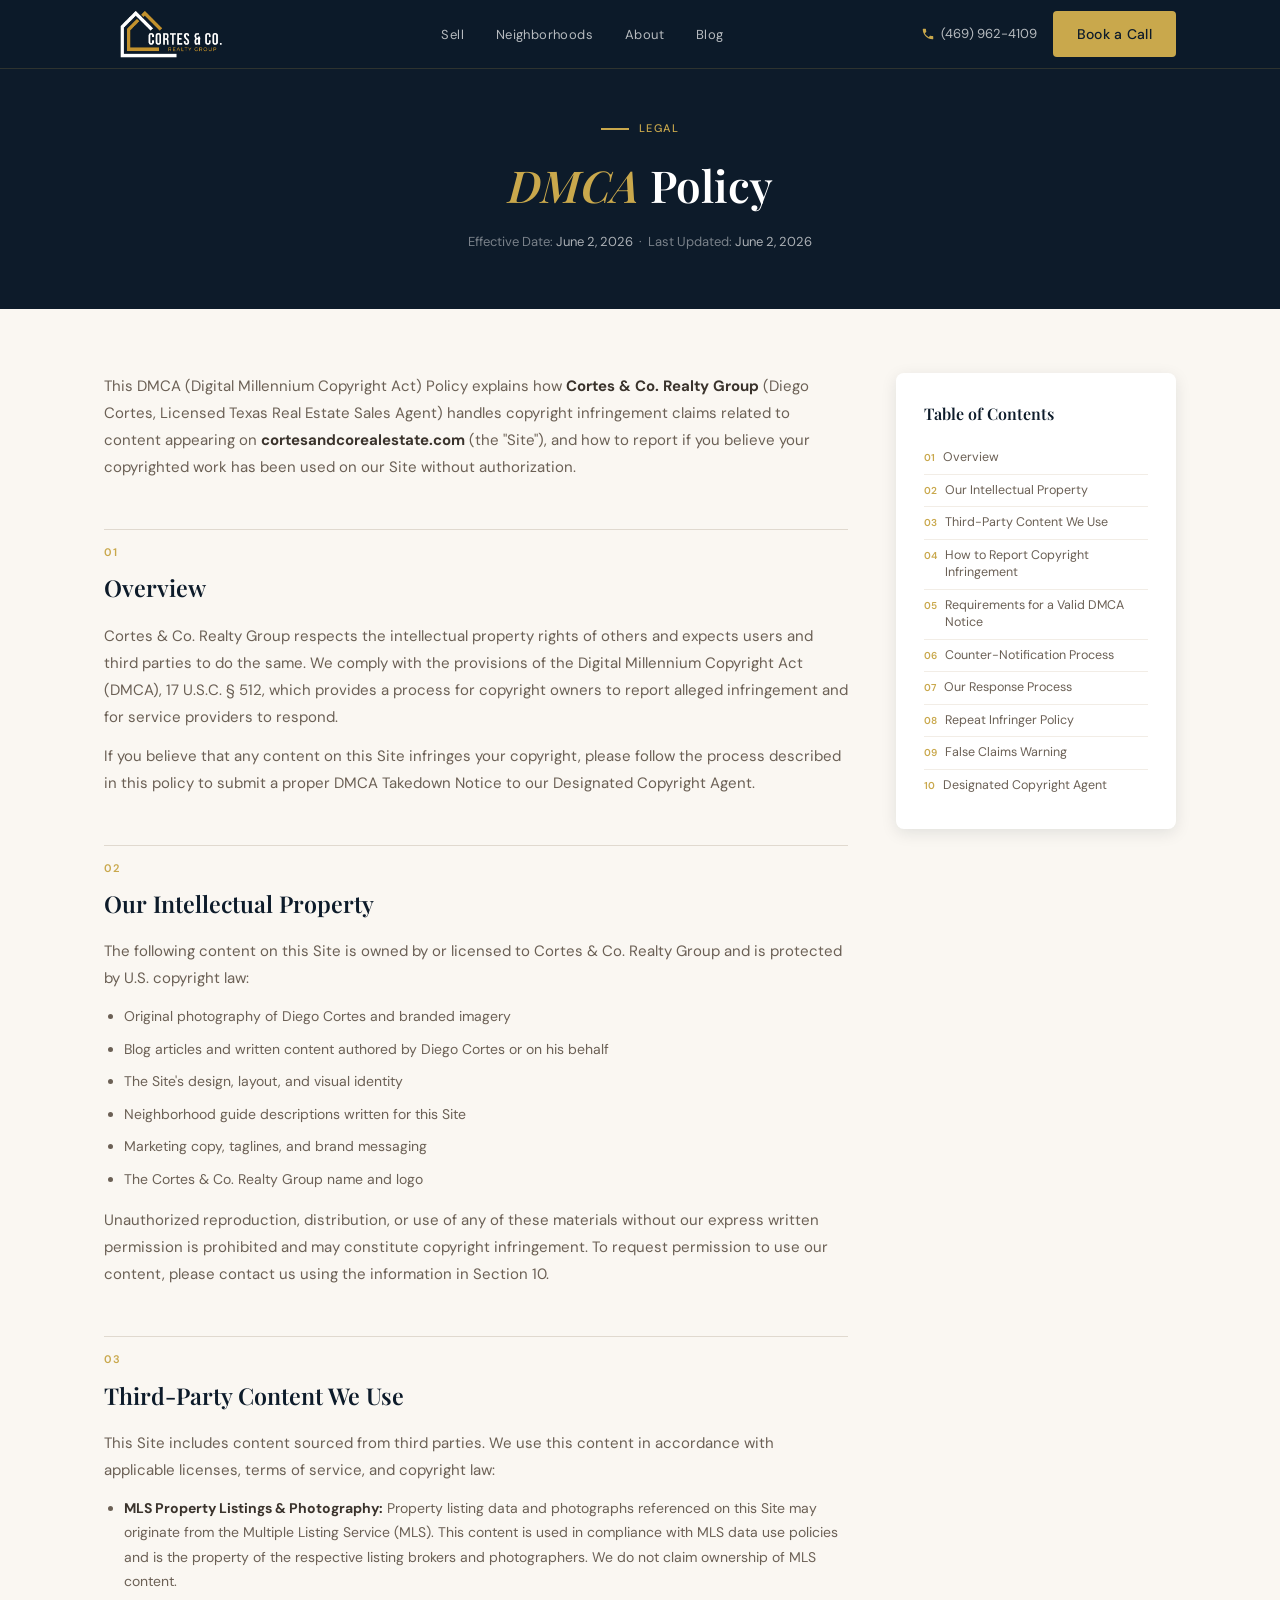
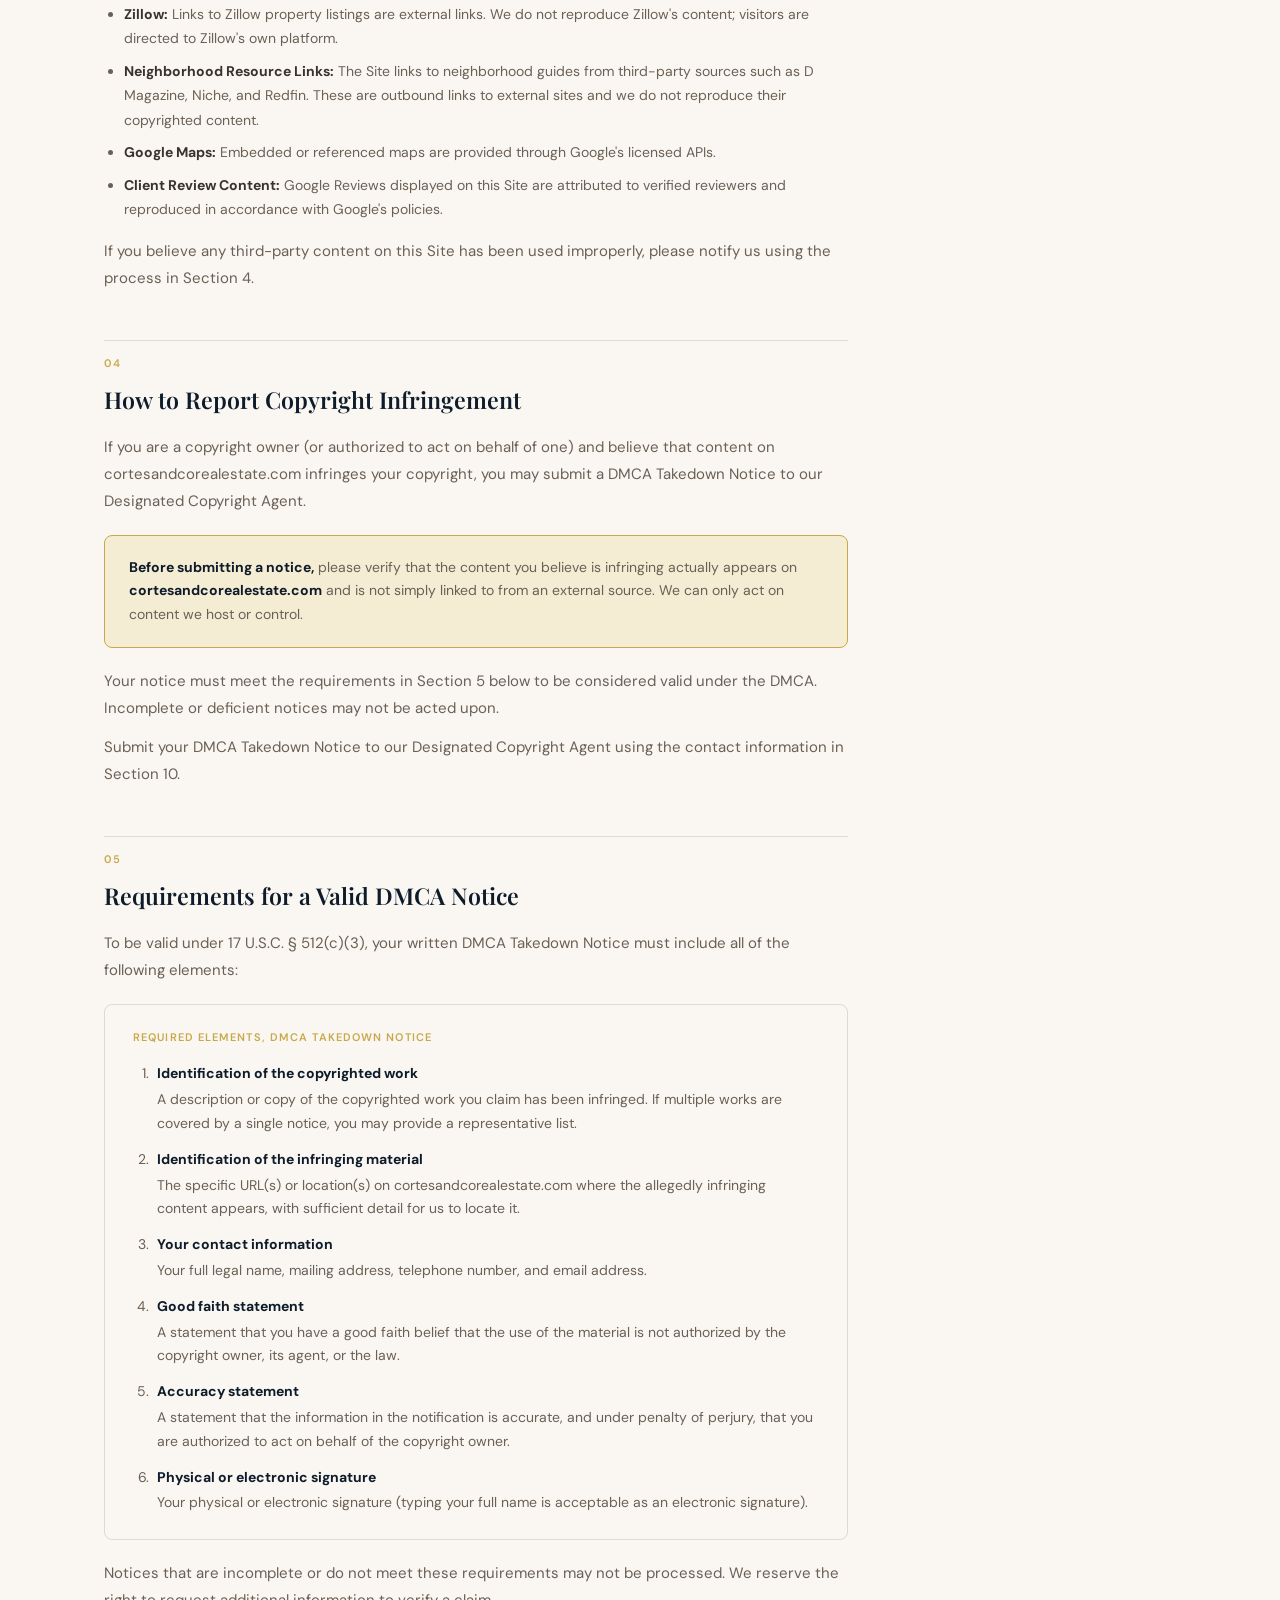
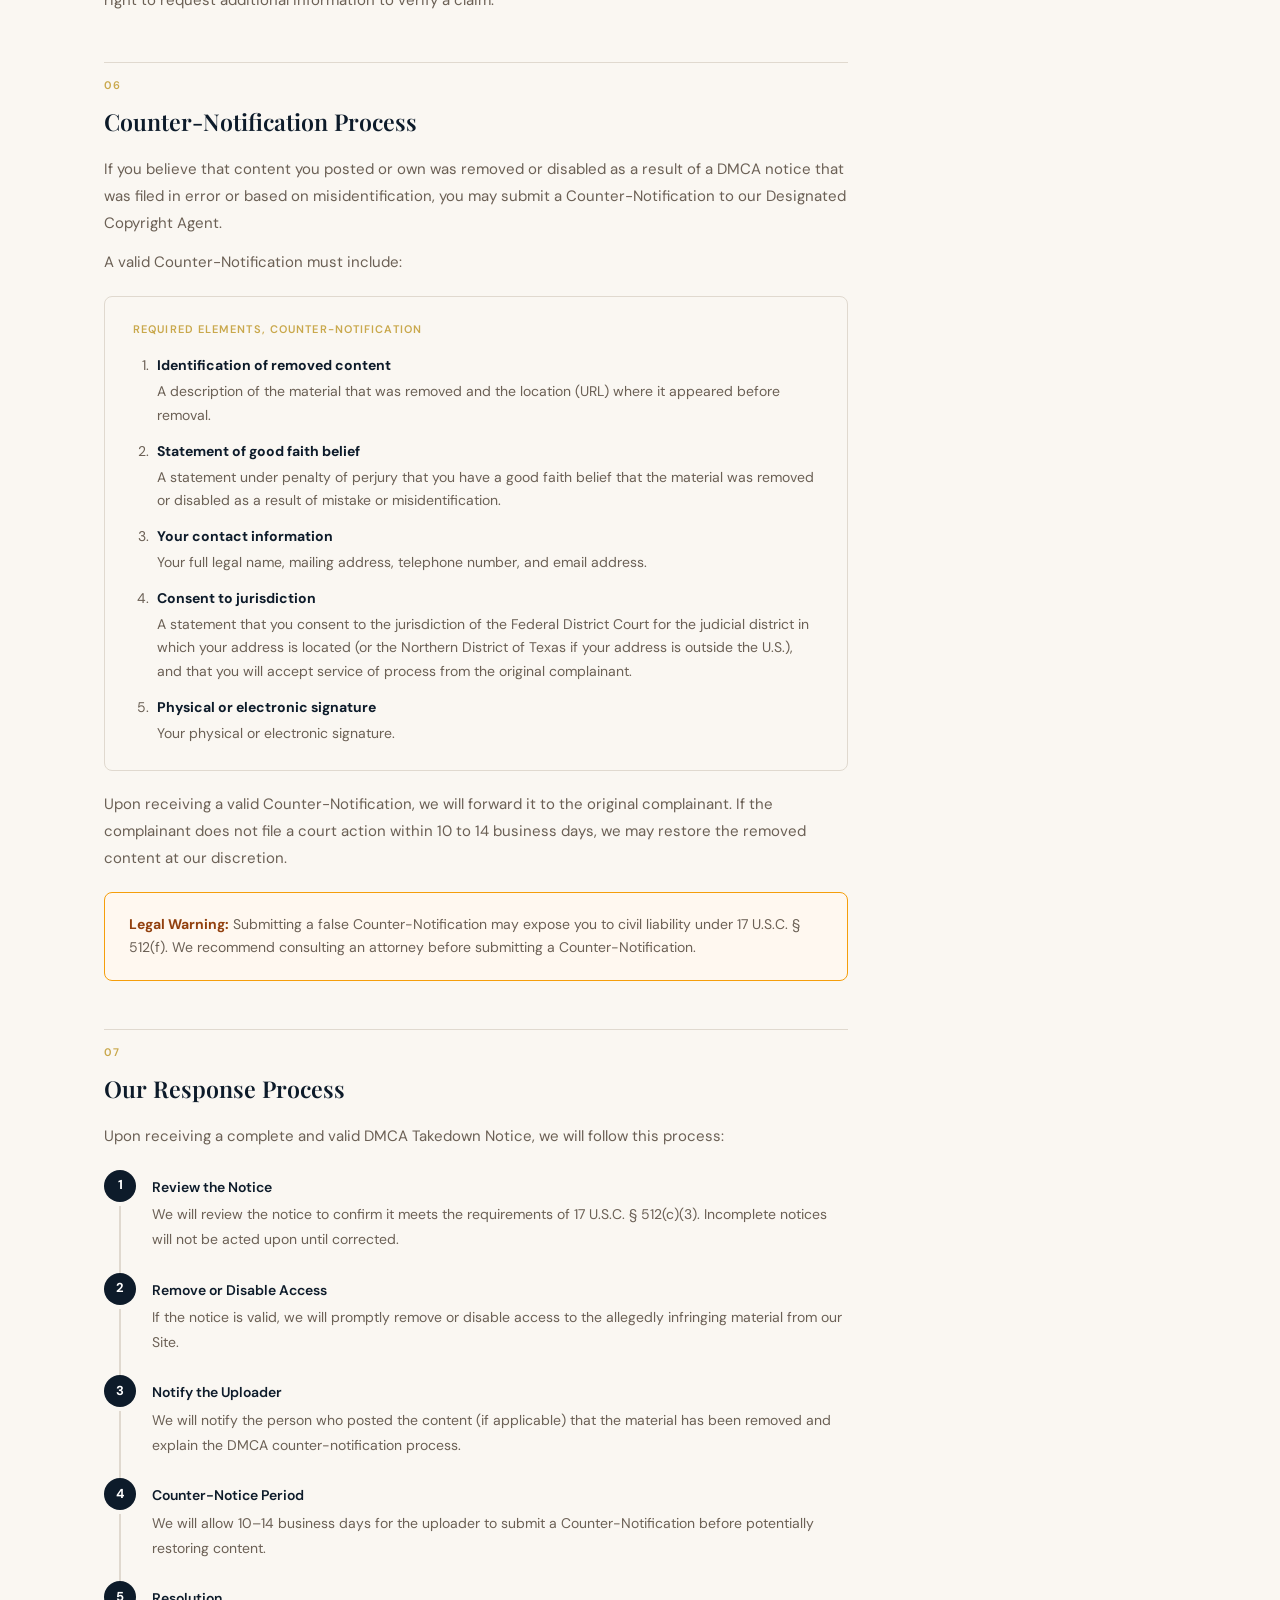
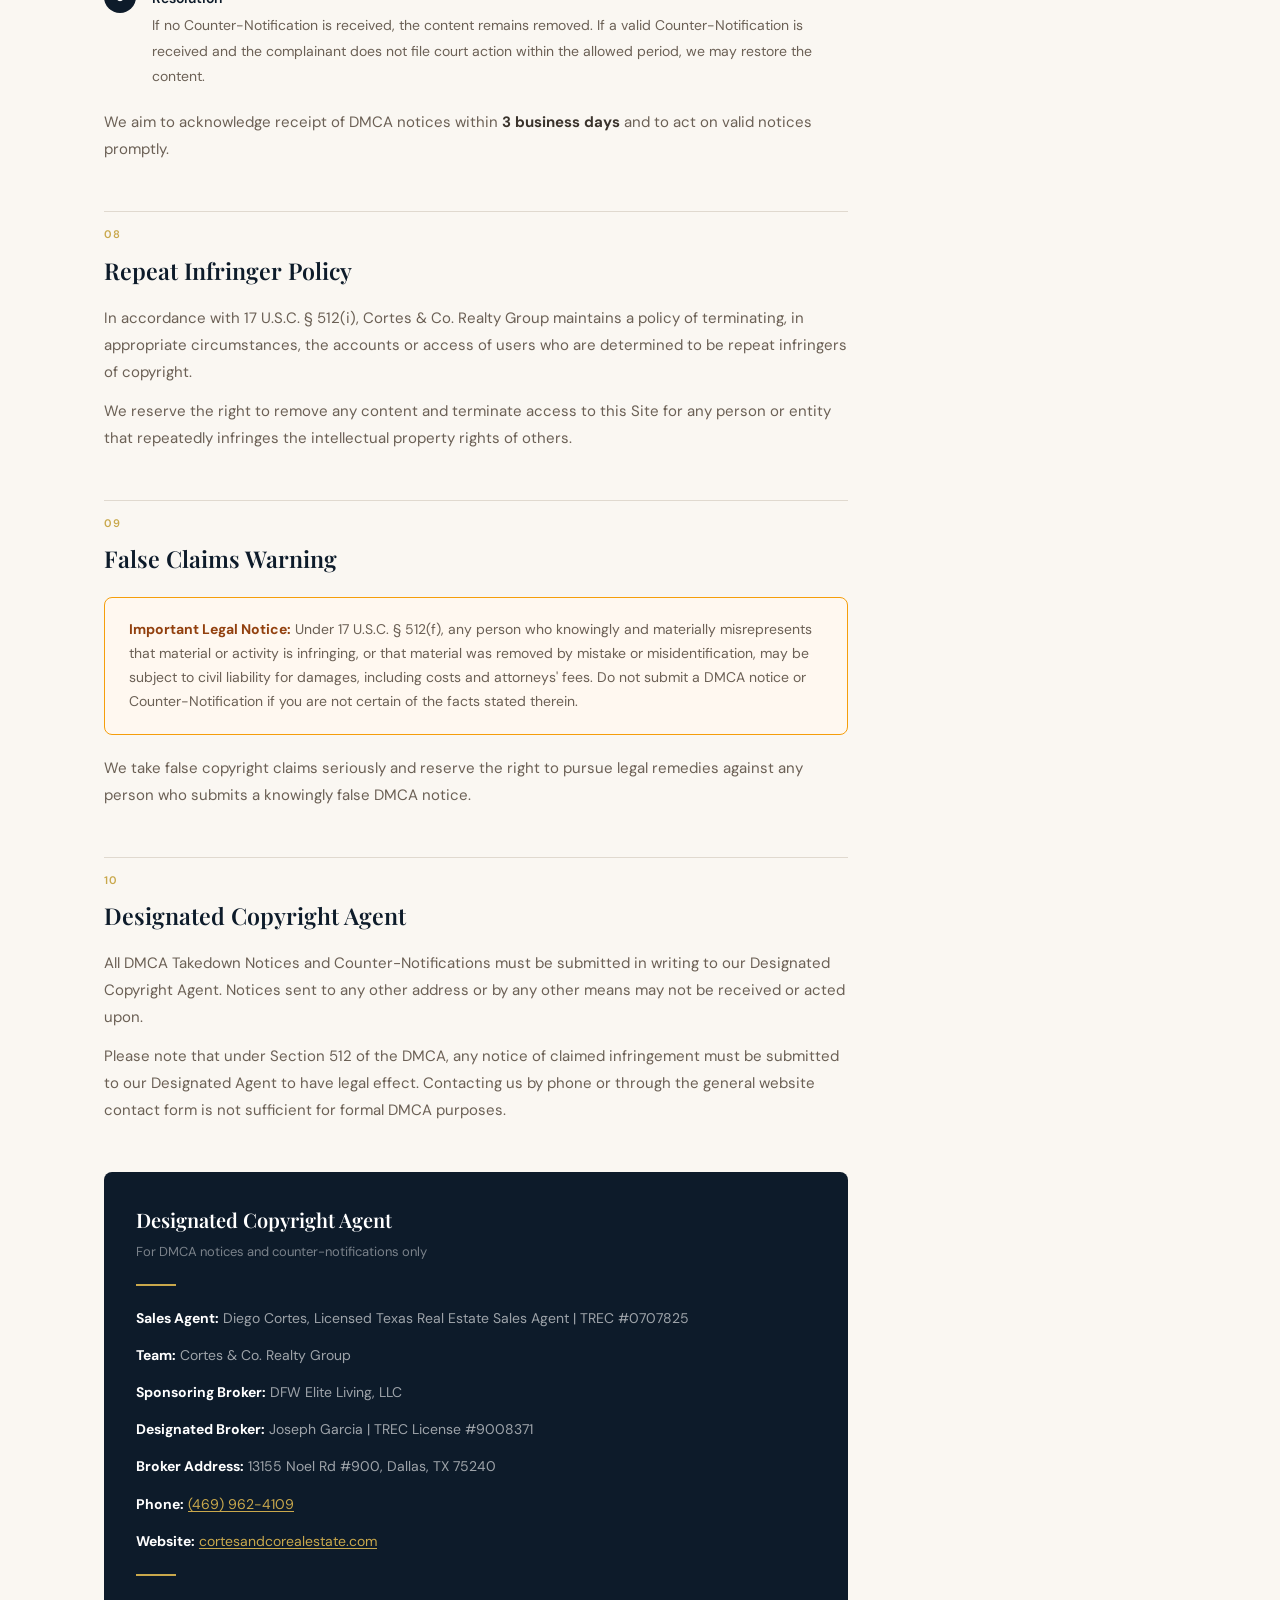
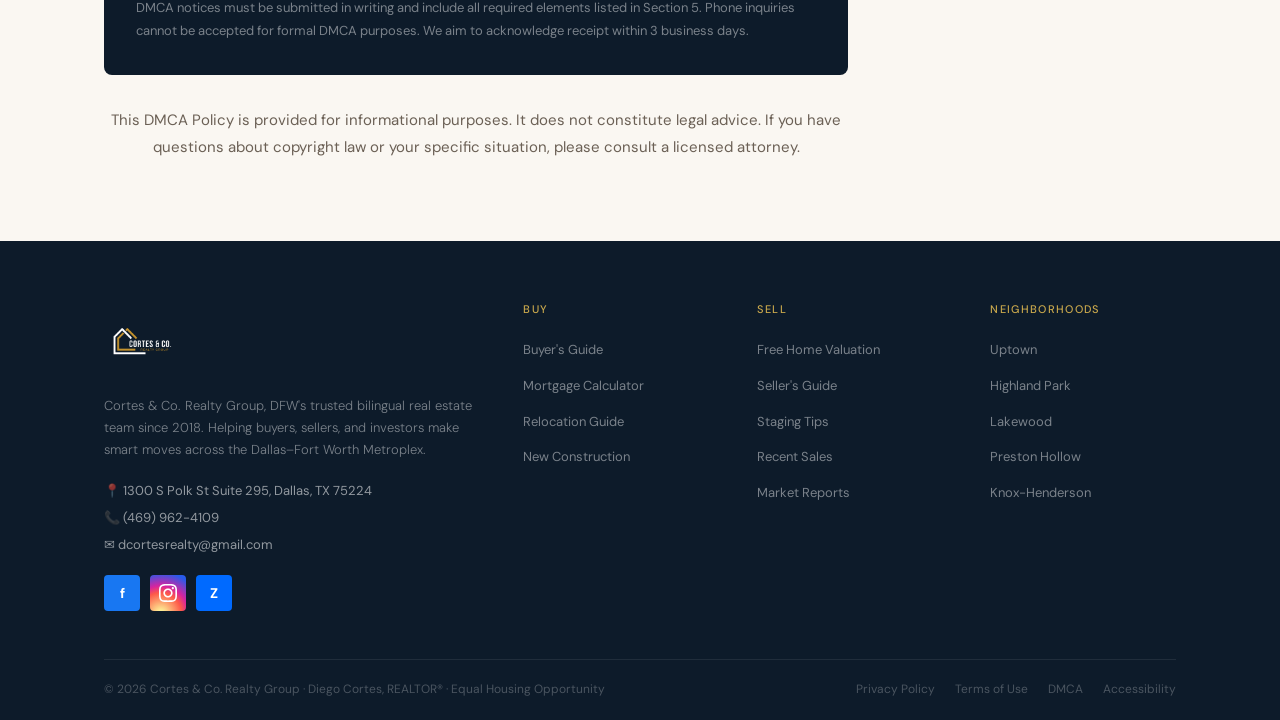
<file: DMCA.html>
<!DOCTYPE html>
<html lang="en">
<head>
  <meta charset="UTF-8" />
  <meta name="viewport" content="width=device-width, initial-scale=1.0"/>
  <title>DMCA Policy, Cortes & Co. Realty Group</title>
  <meta name="description" content="DMCA Policy for cortesandcorealestate.com, how to report copyright infringement and our response process.">
  <link rel="preconnect" href="https://fonts.googleapis.com">
  <link rel="preconnect" href="https://fonts.gstatic.com" crossorigin>
  <link href="https://fonts.googleapis.com/css2?family=Playfair+Display:ital,wght@0,400;0,600;0,700;1,400&family=DM+Sans:ital,opsz,wght@0,9..40,300;0,9..40,400;0,9..40,500;1,9..40,300&display=swap" rel="stylesheet">
  <link rel="icon" type="image/svg+xml" href="favicon.svg">
  <link rel="stylesheet" href="styles.css">
  <style>
    .policy-hero {
      background: var(--navy);
      padding: 120px 0 56px;
      text-align: center;
    }
    .policy-hero .section-eyebrow { justify-content: center; }
    .policy-hero h1 {
      font-family: var(--font-display);
      font-size: clamp(2rem, 4vw, 2.75rem);
      font-weight: 600;
      color: var(--white);
      margin-bottom: 12px;
    }
    .policy-hero h1 em { font-style: italic; color: var(--gold); }
    .policy-meta {
      font-size: 13px;
      color: rgba(255,255,255,.45);
      margin-top: 8px;
    }
    .policy-meta span { color: rgba(255,255,255,.65); }

    .policy-body { padding: 64px 0 80px; }
    .policy-layout {
      display: grid;
      grid-template-columns: 1fr 280px;
      gap: 48px;
      align-items: start;
    }

    .policy-sidebar { position: sticky; top: 88px; }
    .sidebar-card {
      background: var(--white);
      border-radius: 8px;
      padding: 28px;
      box-shadow: var(--shadow-md);
      margin-bottom: 20px;
    }
    .sidebar-card h3 {
      font-family: var(--font-display);
      font-size: 1rem;
      font-weight: 600;
      color: var(--navy);
      margin-bottom: 16px;
    }
    .toc ol {
      list-style: none;
      counter-reset: toc-counter;
      margin: 0; padding: 0;
    }
    .toc li {
      counter-increment: toc-counter;
      border-bottom: 1px solid var(--gray-100);
    }
    .toc li:last-child { border-bottom: none; }
    .toc a {
      display: flex;
      align-items: baseline;
      gap: 8px;
      font-size: 12.5px;
      color: var(--gray-600);
      padding: 7px 0;
      transition: color .2s;
      line-height: 1.4;
    }
    .toc a::before {
      content: counter(toc-counter, decimal-leading-zero);
      font-size: 10px;
      font-weight: 600;
      color: var(--gold);
      flex-shrink: 0;
    }
    .toc a:hover { color: var(--navy); }

    .policy-main > p {
      font-size: 15px;
      color: var(--gray-600);
      line-height: 1.8;
      margin-bottom: 14px;
    }
    .policy-main section {
      margin-top: 48px;
      padding-top: 8px;
      border-top: 1px solid var(--gray-200);
    }
    .section-num {
      display: inline-block;
      font-size: 11px;
      font-weight: 600;
      letter-spacing: .12em;
      text-transform: uppercase;
      color: var(--gold);
      margin-bottom: 8px;
    }
    .policy-main h2 {
      font-family: var(--font-display);
      font-size: 1.45rem;
      font-weight: 600;
      color: var(--navy);
      margin-bottom: 16px;
    }
    .policy-main p {
      font-size: 15px;
      color: var(--gray-600);
      line-height: 1.8;
      margin-bottom: 12px;
    }
    .policy-main p:last-child { margin-bottom: 0; }
    .policy-main ul, .policy-main ol {
      margin: 12px 0 16px 0;
      padding-left: 20px;
    }
    .policy-main li {
      font-size: 14px;
      color: var(--gray-600);
      line-height: 1.75;
      margin-bottom: 8px;
    }
    .policy-main li:last-child { margin-bottom: 0; }
    .policy-main strong { color: var(--gray-800); }
    .policy-main a { color: var(--gold); text-decoration: underline; text-underline-offset: 2px; }
    .policy-main a:hover { color: var(--gold-light); }

    .highlight-box {
      background: var(--gold-pale);
      border: 1.5px solid var(--gold);
      border-radius: 8px;
      padding: 20px 24px;
      margin: 20px 0;
      font-size: 14px;
      color: var(--gray-600);
      line-height: 1.7;
    }
    .highlight-box strong { color: var(--navy); }
    .highlight-box a { color: var(--gold); }

    .warning-box {
      background: #fff8f0;
      border: 1.5px solid #f59e0b;
      border-radius: 8px;
      padding: 20px 24px;
      margin: 20px 0;
      font-size: 14px;
      color: var(--gray-600);
      line-height: 1.7;
    }
    .warning-box strong { color: #92400e; }

    /* notice template */
    .notice-template {
      background: var(--cream);
      border: 1.5px solid var(--gray-200);
      border-radius: 8px;
      padding: 24px 28px;
      margin: 20px 0;
    }
    .nt-title {
      font-size: 11px;
      font-weight: 600;
      letter-spacing: .1em;
      text-transform: uppercase;
      color: var(--gold);
      margin-bottom: 16px;
    }
    .notice-template ol {
      margin: 0;
      padding-left: 20px;
    }
    .notice-template li {
      font-size: 14px;
      color: var(--gray-600);
      line-height: 1.7;
      margin-bottom: 12px;
      padding-left: 4px;
    }
    .notice-template li:last-child { margin-bottom: 0; }
    .notice-template strong { color: var(--navy); display: block; margin-bottom: 2px; }

    /* process steps */
    .process-steps {
      display: flex;
      flex-direction: column;
      gap: 0;
      margin: 20px 0;
    }
    .process-step {
      display: flex;
      gap: 16px;
      padding-bottom: 20px;
      position: relative;
    }
    .process-step:last-child { padding-bottom: 0; }
    .process-step::before {
      content: '';
      position: absolute;
      left: 15px;
      top: 36px;
      bottom: 0;
      width: 2px;
      background: var(--gray-200);
    }
    .process-step:last-child::before { display: none; }
    .process-step-num {
      width: 32px; height: 32px;
      background: var(--navy);
      color: var(--white);
      border-radius: 50%;
      display: flex; align-items: center; justify-content: center;
      font-weight: 700; font-size: 13px;
      flex-shrink: 0;
      position: relative;
      z-index: 1;
    }
    .process-step-content {
      padding-top: 6px;
      flex: 1;
    }
    .process-step-content strong {
      display: block;
      font-size: 14px;
      font-weight: 600;
      color: var(--navy);
      margin-bottom: 4px;
    }
    .process-step-content p {
      font-size: 14px !important;
      margin-bottom: 0 !important;
    }

    /* agent / contact card */
    .agent-card, .contact-card {
      background: var(--navy);
      border-radius: 8px;
      padding: 32px;
      margin-top: 48px;
    }
    .agent-card h3, .contact-card h3 {
      font-family: var(--font-display);
      font-size: 1.25rem;
      font-weight: 600;
      color: var(--white);
      margin-bottom: 4px;
    }
    .agent-card .sub, .contact-card .sub {
      font-size: 13px;
      color: rgba(255,255,255,.45);
      margin-bottom: 0;
    }
    .agent-card p, .contact-card p {
      font-size: 14px;
      color: rgba(255,255,255,.6);
      line-height: 1.8;
      margin-bottom: 12px;
    }
    .agent-card p:last-child, .contact-card p:last-child { margin-bottom: 0; }
    .agent-card strong, .contact-card strong { color: var(--white) !important; }
    .agent-card a, .contact-card a { color: var(--gold); text-decoration: underline; text-underline-offset: 2px; }
    .agent-card a:hover, .contact-card a:hover { color: var(--gold-light); }
    .agent-card .divider, .contact-card .divider {
      width: 40px; height: 2px;
      background: var(--gold);
      margin: 20px 0;
    }

    .policy-disclaimer {
      font-size: 13px;
      color: var(--gray-400);
      text-align: center;
      margin-top: 32px;
      line-height: 1.7;
    }

    @media (max-width: 900px) {
      .policy-layout { grid-template-columns: 1fr; }
      .policy-sidebar { position: static; }
    }
  </style>
</head>
<body>

<!-- ── NAV ── -->
<nav id="nav">
  <div class="nav-inner">
    <div class="nav-logo"><a href="index.html"><img src="websitephotos/logo-dark.png" alt="Logo"></a></div>
    <ul class="nav-links">
      <li><a href="index.html#sell">Sell</a></li>
      <li><a href="index.html#neighborhoods">Neighborhoods</a></li>
      <li><a href="index.html#about">About</a></li>
      <li><a href="blog.html">Blog</a></li>
    </ul>
    <div class="nav-right">
      <div class="nav-phone">(469) 962-4109</div>
      <a href="index.html#contact" class="btn-primary">Book a Call</a>
    </div>
    <div class="hamburger" onclick="toggleMenu()">
      <span></span><span></span><span></span>
    </div>
  </div>
</nav>

<!-- ── HERO ── -->
<section class="policy-hero">
  <div class="container">
    <div class="section-eyebrow" style="justify-content:center;">Legal</div>
    <h1><em>DMCA</em> Policy</h1>
    <p class="policy-meta">Effective Date: <span>June 2, 2026</span> &nbsp;·&nbsp; Last Updated: <span>June 2, 2026</span></p>
  </div>
</section>

<!-- ── BODY ── -->
<section class="policy-body">
  <div class="container">
    <div class="policy-layout">

      <!-- MAIN CONTENT -->
      <div class="policy-main">

        <p>This DMCA (Digital Millennium Copyright Act) Policy explains how <strong>Cortes & Co. Realty Group</strong> (Diego Cortes, Licensed Texas Real Estate Sales Agent) handles copyright infringement claims related to content appearing on <strong>cortesandcorealestate.com</strong> (the "Site"), and how to report if you believe your copyrighted work has been used on our Site without authorization.</p>

        <!-- 1 -->
        <section id="overview">
          <span class="section-num">01</span>
          <h2>Overview</h2>
          <p>Cortes & Co. Realty Group respects the intellectual property rights of others and expects users and third parties to do the same. We comply with the provisions of the Digital Millennium Copyright Act (DMCA), 17 U.S.C. § 512, which provides a process for copyright owners to report alleged infringement and for service providers to respond.</p>
          <p>If you believe that any content on this Site infringes your copyright, please follow the process described in this policy to submit a proper DMCA Takedown Notice to our Designated Copyright Agent.</p>
        </section>

        <!-- 2 -->
        <section id="our-content">
          <span class="section-num">02</span>
          <h2>Our Intellectual Property</h2>
          <p>The following content on this Site is owned by or licensed to Cortes & Co. Realty Group and is protected by U.S. copyright law:</p>
          <ul>
            <li>Original photography of Diego Cortes and branded imagery</li>
            <li>Blog articles and written content authored by Diego Cortes or on his behalf</li>
            <li>The Site's design, layout, and visual identity</li>
            <li>Neighborhood guide descriptions written for this Site</li>
            <li>Marketing copy, taglines, and brand messaging</li>
            <li>The Cortes & Co. Realty Group name and logo</li>
          </ul>
          <p>Unauthorized reproduction, distribution, or use of any of these materials without our express written permission is prohibited and may constitute copyright infringement. To request permission to use our content, please contact us using the information in Section 10.</p>
        </section>

        <!-- 3 -->
        <section id="third-party-content">
          <span class="section-num">03</span>
          <h2>Third-Party Content We Use</h2>
          <p>This Site includes content sourced from third parties. We use this content in accordance with applicable licenses, terms of service, and copyright law:</p>
          <ul>
            <li><strong>MLS Property Listings & Photography:</strong> Property listing data and photographs referenced on this Site may originate from the Multiple Listing Service (MLS). This content is used in compliance with MLS data use policies and is the property of the respective listing brokers and photographers. We do not claim ownership of MLS content.</li>
            <li><strong>Zillow:</strong> Links to Zillow property listings are external links. We do not reproduce Zillow's content; visitors are directed to Zillow's own platform.</li>
            <li><strong>Neighborhood Resource Links:</strong> The Site links to neighborhood guides from third-party sources such as D Magazine, Niche, and Redfin. These are outbound links to external sites and we do not reproduce their copyrighted content.</li>
            <li><strong>Google Maps:</strong> Embedded or referenced maps are provided through Google's licensed APIs.</li>
            <li><strong>Client Review Content:</strong> Google Reviews displayed on this Site are attributed to verified reviewers and reproduced in accordance with Google's policies.</li>
          </ul>
          <p>If you believe any third-party content on this Site has been used improperly, please notify us using the process in Section 4.</p>
        </section>

        <!-- 4 -->
        <section id="report-infringement">
          <span class="section-num">04</span>
          <h2>How to Report Copyright Infringement</h2>
          <p>If you are a copyright owner (or authorized to act on behalf of one) and believe that content on cortesandcorealestate.com infringes your copyright, you may submit a DMCA Takedown Notice to our Designated Copyright Agent.</p>

          <div class="highlight-box">
            <strong>Before submitting a notice,</strong> please verify that the content you believe is infringing actually appears on <strong>cortesandcorealestate.com</strong> and is not simply linked to from an external source. We can only act on content we host or control.
          </div>

          <p>Your notice must meet the requirements in Section 5 below to be considered valid under the DMCA. Incomplete or deficient notices may not be acted upon.</p>
          <p>Submit your DMCA Takedown Notice to our Designated Copyright Agent using the contact information in Section 10.</p>
        </section>

        <!-- 5 -->
        <section id="notice-requirements">
          <span class="section-num">05</span>
          <h2>Requirements for a Valid DMCA Notice</h2>
          <p>To be valid under 17 U.S.C. § 512(c)(3), your written DMCA Takedown Notice must include all of the following elements:</p>

          <div class="notice-template">
            <div class="nt-title">Required Elements, DMCA Takedown Notice</div>
            <ol>
              <li>
                <strong>Identification of the copyrighted work</strong>
                A description or copy of the copyrighted work you claim has been infringed. If multiple works are covered by a single notice, you may provide a representative list.
              </li>
              <li>
                <strong>Identification of the infringing material</strong>
                The specific URL(s) or location(s) on cortesandcorealestate.com where the allegedly infringing content appears, with sufficient detail for us to locate it.
              </li>
              <li>
                <strong>Your contact information</strong>
                Your full legal name, mailing address, telephone number, and email address.
              </li>
              <li>
                <strong>Good faith statement</strong>
                A statement that you have a good faith belief that the use of the material is not authorized by the copyright owner, its agent, or the law.
              </li>
              <li>
                <strong>Accuracy statement</strong>
                A statement that the information in the notification is accurate, and under penalty of perjury, that you are authorized to act on behalf of the copyright owner.
              </li>
              <li>
                <strong>Physical or electronic signature</strong>
                Your physical or electronic signature (typing your full name is acceptable as an electronic signature).
              </li>
            </ol>
          </div>

          <p>Notices that are incomplete or do not meet these requirements may not be processed. We reserve the right to request additional information to verify a claim.</p>
        </section>

        <!-- 6 -->
        <section id="counter-notice">
          <span class="section-num">06</span>
          <h2>Counter-Notification Process</h2>
          <p>If you believe that content you posted or own was removed or disabled as a result of a DMCA notice that was filed in error or based on misidentification, you may submit a Counter-Notification to our Designated Copyright Agent.</p>
          <p>A valid Counter-Notification must include:</p>

          <div class="notice-template">
            <div class="nt-title">Required Elements, Counter-Notification</div>
            <ol>
              <li>
                <strong>Identification of removed content</strong>
                A description of the material that was removed and the location (URL) where it appeared before removal.
              </li>
              <li>
                <strong>Statement of good faith belief</strong>
                A statement under penalty of perjury that you have a good faith belief that the material was removed or disabled as a result of mistake or misidentification.
              </li>
              <li>
                <strong>Your contact information</strong>
                Your full legal name, mailing address, telephone number, and email address.
              </li>
              <li>
                <strong>Consent to jurisdiction</strong>
                A statement that you consent to the jurisdiction of the Federal District Court for the judicial district in which your address is located (or the Northern District of Texas if your address is outside the U.S.), and that you will accept service of process from the original complainant.
              </li>
              <li>
                <strong>Physical or electronic signature</strong>
                Your physical or electronic signature.
              </li>
            </ol>
          </div>

          <p>Upon receiving a valid Counter-Notification, we will forward it to the original complainant. If the complainant does not file a court action within 10 to 14 business days, we may restore the removed content at our discretion.</p>

          <div class="warning-box">
            <strong>Legal Warning:</strong> Submitting a false Counter-Notification may expose you to civil liability under 17 U.S.C. § 512(f). We recommend consulting an attorney before submitting a Counter-Notification.
          </div>
        </section>

        <!-- 7 -->
        <section id="process">
          <span class="section-num">07</span>
          <h2>Our Response Process</h2>
          <p>Upon receiving a complete and valid DMCA Takedown Notice, we will follow this process:</p>

          <div class="process-steps">
            <div class="process-step">
              <div class="process-step-num">1</div>
              <div class="process-step-content">
                <strong>Review the Notice</strong>
                <p>We will review the notice to confirm it meets the requirements of 17 U.S.C. § 512(c)(3). Incomplete notices will not be acted upon until corrected.</p>
              </div>
            </div>
            <div class="process-step">
              <div class="process-step-num">2</div>
              <div class="process-step-content">
                <strong>Remove or Disable Access</strong>
                <p>If the notice is valid, we will promptly remove or disable access to the allegedly infringing material from our Site.</p>
              </div>
            </div>
            <div class="process-step">
              <div class="process-step-num">3</div>
              <div class="process-step-content">
                <strong>Notify the Uploader</strong>
                <p>We will notify the person who posted the content (if applicable) that the material has been removed and explain the DMCA counter-notification process.</p>
              </div>
            </div>
            <div class="process-step">
              <div class="process-step-num">4</div>
              <div class="process-step-content">
                <strong>Counter-Notice Period</strong>
                <p>We will allow 10–14 business days for the uploader to submit a Counter-Notification before potentially restoring content.</p>
              </div>
            </div>
            <div class="process-step">
              <div class="process-step-num">5</div>
              <div class="process-step-content">
                <strong>Resolution</strong>
                <p>If no Counter-Notification is received, the content remains removed. If a valid Counter-Notification is received and the complainant does not file court action within the allowed period, we may restore the content.</p>
              </div>
            </div>
          </div>

          <p>We aim to acknowledge receipt of DMCA notices within <strong>3 business days</strong> and to act on valid notices promptly.</p>
        </section>

        <!-- 8 -->
        <section id="repeat-infringers">
          <span class="section-num">08</span>
          <h2>Repeat Infringer Policy</h2>
          <p>In accordance with 17 U.S.C. § 512(i), Cortes & Co. Realty Group maintains a policy of terminating, in appropriate circumstances, the accounts or access of users who are determined to be repeat infringers of copyright.</p>
          <p>We reserve the right to remove any content and terminate access to this Site for any person or entity that repeatedly infringes the intellectual property rights of others.</p>
        </section>

        <!-- 9 -->
        <section id="false-claims">
          <span class="section-num">09</span>
          <h2>False Claims Warning</h2>
          <div class="warning-box">
            <strong>Important Legal Notice:</strong> Under 17 U.S.C. § 512(f), any person who knowingly and materially misrepresents that material or activity is infringing, or that material was removed by mistake or misidentification, may be subject to civil liability for damages, including costs and attorneys' fees. Do not submit a DMCA notice or Counter-Notification if you are not certain of the facts stated therein.
          </div>
          <p>We take false copyright claims seriously and reserve the right to pursue legal remedies against any person who submits a knowingly false DMCA notice.</p>
        </section>

        <!-- 10 -->
        <section id="designated-agent">
          <span class="section-num">10</span>
          <h2>Designated Copyright Agent</h2>
          <p>All DMCA Takedown Notices and Counter-Notifications must be submitted in writing to our Designated Copyright Agent. Notices sent to any other address or by any other means may not be received or acted upon.</p>
          <p>Please note that under Section 512 of the DMCA, any notice of claimed infringement must be submitted to our Designated Agent to have legal effect. Contacting us by phone or through the general website contact form is not sufficient for formal DMCA purposes.</p>
        </section>

        <div class="agent-card">
          <h3>Designated Copyright Agent</h3>
          <p class="sub">For DMCA notices and counter-notifications only</p>
          <div class="divider"></div>
          <p><strong>Sales Agent:</strong> Diego Cortes, Licensed Texas Real Estate Sales Agent | TREC #0707825</p>
          <p><strong>Team:</strong> Cortes &amp; Co. Realty Group</p>
          <p><strong>Sponsoring Broker:</strong> DFW Elite Living, LLC</p>
          <p><strong>Designated Broker:</strong> Joseph Garcia | TREC License #9008371</p>
          <p><strong>Broker Address:</strong> 13155 Noel Rd #900, Dallas, TX 75240</p>
          <p><strong>Phone:</strong> <a href="tel:4699624109">(469) 962-4109</a></p>
          <p><strong>Website:</strong> <a href="https://cortesandcorealestate.com">cortesandcorealestate.com</a></p>
          <div class="divider"></div>
          <p style="font-size:13px; color:rgba(255,255,255,.45);">
            DMCA notices must be submitted in writing and include all required elements listed in Section 5. Phone inquiries cannot be accepted for formal DMCA purposes. We aim to acknowledge receipt within 3 business days.
          </p>
        </div>

        <p class="policy-disclaimer">
          This DMCA Policy is provided for informational purposes. It does not constitute legal advice. If you have questions about copyright law or your specific situation, please consult a licensed attorney.
        </p>

      </div>

      <!-- SIDEBAR -->
      <div class="policy-sidebar">
        <div class="sidebar-card">
          <h3>Table of Contents</h3>
          <nav class="toc">
            <ol>
              <li><a href="#overview">Overview</a></li>
              <li><a href="#our-content">Our Intellectual Property</a></li>
              <li><a href="#third-party-content">Third-Party Content We Use</a></li>
              <li><a href="#report-infringement">How to Report Copyright Infringement</a></li>
              <li><a href="#notice-requirements">Requirements for a Valid DMCA Notice</a></li>
              <li><a href="#counter-notice">Counter-Notification Process</a></li>
              <li><a href="#process">Our Response Process</a></li>
              <li><a href="#repeat-infringers">Repeat Infringer Policy</a></li>
              <li><a href="#false-claims">False Claims Warning</a></li>
              <li><a href="#designated-agent">Designated Copyright Agent</a></li>
            </ol>
          </nav>
        </div>
      </div>

    </div>
  </div>
</section>

<!-- ── FOOTER ── -->
<footer id="footer">
  <div class="container">
    <div class="footer-grid">
      <div>
        <div class="footer-logo"><a href="index.html"><img src="websitephotos/logo-dark.png" alt="Logo"></a></div>
        <p class="footer-about">Cortes & Co. Realty Group, DFW's trusted bilingual real estate team since 2018. Helping buyers, sellers, and investors make smart moves across the Dallas–Fort Worth Metroplex.</p>
        <div class="footer-contact-item">📍 1300 S Polk St Suite 295, Dallas, TX 75224</div>
        <div class="footer-contact-item">📞 (469) 962-4109</div>
        <div class="footer-contact-item">✉ dcortesrealty@gmail.com</div>
        <div class="footer-social">
          <a href="https://www.facebook.com/diegocortesrealestate/" target="_blank" rel="noopener noreferrer" class="social-icon" style="background:#1877f2; color:#fff;">f</a>
          <a href="https://www.instagram.com/diegocortes_realestate/?hl=en" target="_blank" rel="noopener noreferrer" class="social-icon" style="background:radial-gradient(circle at 30% 107%, #fdf497 0%, #fdf497 5%, #fd5949 45%, #d6249f 60%, #285AEB 90%); color:#fff;">
            <svg xmlns="http://www.w3.org/2000/svg" width="18" height="18" viewBox="0 0 24 24" fill="white"><path d="M12 2.163c3.204 0 3.584.012 4.85.07 3.252.148 4.771 1.691 4.919 4.919.058 1.265.069 1.645.069 4.849 0 3.205-.012 3.584-.069 4.849-.149 3.225-1.664 4.771-4.919 4.919-1.266.058-1.644.07-4.85.07-3.204 0-3.584-.012-4.849-.07-3.26-.149-4.771-1.699-4.919-4.92-.058-1.265-.07-1.644-.07-4.849 0-3.204.013-3.583.07-4.849.149-3.227 1.664-4.771 4.919-4.919 1.266-.057 1.645-.069 4.849-.069zm0-2.163c-3.259 0-3.667.014-4.947.072-4.358.2-6.78 2.618-6.98 6.98-.059 1.281-.073 1.689-.073 4.948 0 3.259.014 3.668.072 4.948.2 4.358 2.618 6.78 6.98 6.98 1.281.058 1.689.072 4.948.072 3.259 0 3.668-.014 4.948-.072 4.354-.2 6.782-2.618 6.979-6.98.059-1.28.073-1.689.073-4.948 0-3.259-.014-3.667-.072-4.947-.196-4.354-2.617-6.78-6.979-6.98-1.281-.059-1.69-.073-4.949-.073zm0 5.838c-3.403 0-6.162 2.759-6.162 6.162s2.759 6.163 6.162 6.163 6.162-2.759 6.162-6.163c0-3.403-2.759-6.162-6.162-6.162zm0 10.162c-2.209 0-4-1.79-4-4 0-2.209 1.791-4 4-4s4 1.791 4 4c0 2.21-1.791 4-4 4zm6.406-11.845c-.796 0-1.441.645-1.441 1.44s.645 1.44 1.441 1.44c.795 0 1.439-.645 1.439-1.44s-.644-1.44-1.439-1.44z"/></svg>
          </a>
          <a href="https://www.zillow.com/profile/Diego%20Cortes" target="_blank" rel="noopener noreferrer" class="social-icon" style="background:#006aff; color:#fff;">Z</a>
        </div>
      </div>
      <div class="footer-col">
        <h4>Buy</h4>
        <ul class="footer-links">
          <li><a href="buyers-guide.html">Buyer's Guide</a></li>
          <li><a href="mortgage-calculator.html">Mortgage Calculator</a></li>
          <li><a href="relocation-guide.html">Relocation Guide</a></li>
          <li><a href="new-construction.html">New Construction</a></li>
        </ul>
      </div>
      <div class="footer-col">
        <h4>Sell</h4>
        <ul class="footer-links">
          <li><a href="index.html#sell">Free Home Valuation</a></li>
          <li><a href="sellers-guide.html">Seller's Guide</a></li>
          <li><a href="staging-tips.html">Staging Tips</a></li>
          <li><a href="index.html#sold">Recent Sales</a></li>
          <li><a href="Market-report.html">Market Reports</a></li>
        </ul>
      </div>
      <div class="footer-col">
        <h4>Neighborhoods</h4>
        <ul class="footer-links">
          <li><a href="index.html#neighborhoods">Uptown</a></li>
          <li><a href="index.html#neighborhoods">Highland Park</a></li>
          <li><a href="index.html#neighborhoods">Lakewood</a></li>
          <li><a href="index.html#neighborhoods">Preston Hollow</a></li>
          <li><a href="index.html#neighborhoods">Knox-Henderson</a></li>
        </ul>
      </div>
    </div>
    <div class="footer-bottom">
      <p>© 2026 Cortes & Co. Realty Group · Diego Cortes, REALTOR® · Equal Housing Opportunity</p>
      <div class="footer-bottom-links">
        <a href="privacy-policy.html">Privacy Policy</a>
        <a href="terms-of-use.html">Terms of Use</a>
        <a href="DMCA.html">DMCA</a>
        <a href="accessibility.html">Accessibility</a>
      </div>
    </div>
  </div>
</footer>

<script src="app.js"></script>
</body>
</html>
</file>
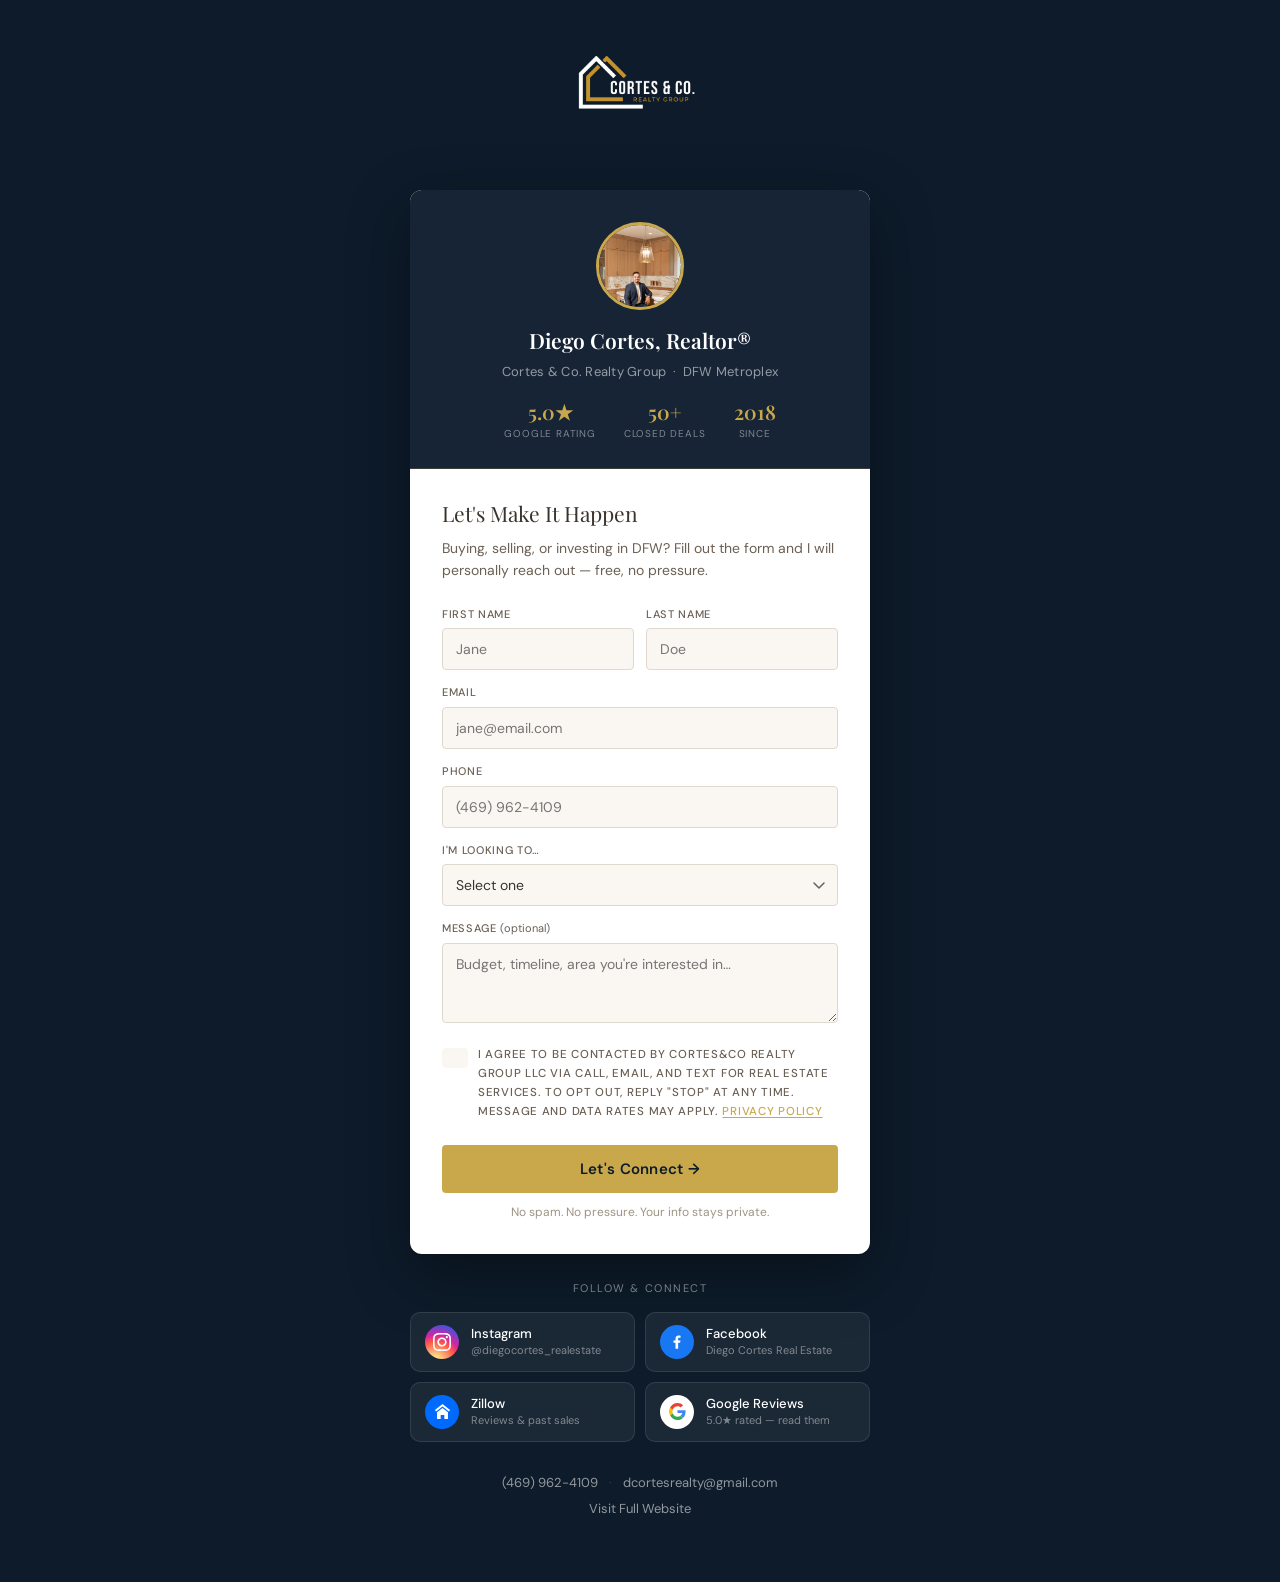
<file: ig.html>
<!DOCTYPE html>
<html lang="en">
<head>
<meta charset="UTF-8">
<meta name="viewport" content="width=device-width, initial-scale=1.0">
<title>Contact Diego Cortes | Cortes &amp; Co. Realty Group</title>
<meta name="robots" content="noindex, nofollow">
<meta property="og:title" content="Work With Diego Cortes, Realtor®">
<meta property="og:description" content="Buying, selling, or investing in DFW? Let's connect. Free consultation, no pressure.">
<meta property="og:image" content="websitephotos/diego-main.jpg">
<meta property="og:type" content="website">
<link rel="preconnect" href="https://fonts.googleapis.com">
<link rel="preconnect" href="https://fonts.gstatic.com" crossorigin>
<link href="https://fonts.googleapis.com/css2?family=Playfair+Display:ital,wght@0,400;0,600;0,700;1,400&family=DM+Sans:ital,opsz,wght@0,9..40,300;0,9..40,400;0,9..40,500;1,9..40,300&display=swap" rel="stylesheet">
<link rel="icon" type="image/svg+xml" href="favicon.svg">
<link rel="stylesheet" href="styles.css">
<style>
  body {
    background: var(--navy);
    min-height: 100vh;
  }

  .ig-page {
    min-height: 100vh;
    display: flex;
    flex-direction: column;
    align-items: center;
    padding: 2px 20px 60px;
  }

  .ig-logo {
    margin-bottom: 28px;
  }

  .ig-logo img {
    height: 10rem;
    width: auto;
  }

  .ig-card {
    background: var(--white);
    border-radius: 12px;
    max-width: 460px;
    width: 100%;
    overflow: hidden;
    box-shadow: 0 20px 60px rgba(0,0,0,.35);
  }

  .ig-card-header {
    background: var(--navy-mid);
    padding: 32px 32px 26px;
    text-align: center;
    border-bottom: 1px solid rgba(201,168,76,.2);
  }

  .ig-photo-wrap {
    width: 88px;
    height: 88px;
    border-radius: 50%;
    overflow: hidden;
    margin: 0 auto 14px;
    border: 3px solid var(--gold);
    flex-shrink: 0;
  }

  .ig-photo-wrap img {
    width: 100%;
    height: 100%;
    object-fit: cover;
    object-position: top center;
  }

  .ig-name {
    font-family: var(--font-display);
    font-size: 21px;
    font-weight: 600;
    color: var(--white);
    margin-bottom: 4px;
  }

  .ig-title {
    font-size: 13px;
    color: rgba(255,255,255,.55);
    margin-bottom: 20px;
    letter-spacing: .02em;
  }

  .ig-stats {
    display: flex;
    justify-content: center;
    gap: 28px;
  }

  .ig-stat-value {
    font-family: var(--font-display);
    font-size: 20px;
    font-weight: 600;
    color: var(--gold);
    line-height: 1;
    margin-bottom: 4px;
  }

  .ig-stat-label {
    font-size: 10px;
    color: rgba(255,255,255,.45);
    letter-spacing: .08em;
    text-transform: uppercase;
  }

  .ig-card-body {
    padding: 28px 32px 32px;
  }

  .ig-headline {
    font-family: var(--font-display);
    font-size: 21px;
    color: var(--gray-800);
    margin-bottom: 6px;
  }

  .ig-sub {
    font-size: 14px;
    color: var(--gray-600);
    margin-bottom: 24px;
    line-height: 1.6;
  }

  .ig-form .form-field {
    margin-bottom: 14px;
  }

  .ig-form label {
    display: block;
    font-size: 11px;
    font-weight: 500;
    color: var(--gray-600);
    letter-spacing: .06em;
    text-transform: uppercase;
    margin-bottom: 5px;
  }

  .ig-form input,
  .ig-form select,
  .ig-form textarea {
    width: 100%;
    padding: 10px 13px;
    border: 1.5px solid var(--gray-200);
    border-radius: 4px;
    font-family: var(--font-body);
    font-size: 14px;
    color: var(--gray-800);
    background: var(--cream);
    outline: none;
    transition: border-color .2s, background .2s;
    -webkit-appearance: none;
    appearance: none;
  }

  .ig-form input:focus,
  .ig-form select:focus,
  .ig-form textarea:focus {
    border-color: var(--gold);
    background: var(--white);
  }

  .ig-form .form-row {
    display: grid;
    grid-template-columns: 1fr 1fr;
    gap: 12px;
  }

  .ig-form select {
    background-image: url("data:image/svg+xml,%3Csvg xmlns='http://www.w3.org/2000/svg' width='12' height='7' viewBox='0 0 12 7'%3E%3Cpath d='M1 1l5 5 5-5' stroke='%236b6055' stroke-width='1.5' fill='none' stroke-linecap='round' stroke-linejoin='round'/%3E%3C/svg%3E");
    background-repeat: no-repeat;
    background-position: right 12px center;
    padding-right: 34px;
    cursor: pointer;
  }

  .ig-form select option[value=""][disabled] {
    color: var(--gray-400);
  }

  .ig-form textarea {
    resize: vertical;
    min-height: 80px;
    line-height: 1.5;
  }

  .ig-form .form-optin {
    margin: 16px 0 4px;
  }

  .ig-form .optin-label {
    display: flex;
    gap: 10px;
    align-items: flex-start;
    cursor: pointer;
    font-size: 12px;
    color: var(--gray-600);
    line-height: 1.55;
  }

  .ig-form .optin-label input[type="checkbox"] {
    width: 16px;
    min-width: 16px;
    height: 16px;
    margin-top: 2px;
    accent-color: var(--gold);
    cursor: pointer;
  }

  .ig-form .optin-label a {
    color: var(--gold);
    text-decoration: underline;
  }

  .ig-submit {
    width: 100%;
    justify-content: center;
    padding: 14px;
    font-size: 15px;
    font-weight: 600;
    margin-top: 18px;
    letter-spacing: .02em;
  }

  .ig-disclaimer {
    text-align: center;
    font-size: 12px;
    color: var(--gray-400);
    margin-top: 10px;
  }

  .ig-socials {
    width: 100%;
    max-width: 460px;
    margin-top: 26px;
  }

  .ig-socials-label {
    text-align: center;
    font-size: 11px;
    letter-spacing: .14em;
    text-transform: uppercase;
    color: rgba(255,255,255,.45);
    margin-bottom: 14px;
  }

  .ig-social-grid {
    display: grid;
    grid-template-columns: repeat(auto-fit, minmax(200px, 1fr));
    gap: 10px;
  }

  .ig-social {
    display: flex;
    align-items: center;
    gap: 12px;
    padding: 12px 14px;
    border-radius: 10px;
    background: rgba(255,255,255,.06);
    border: 1px solid rgba(255,255,255,.1);
    text-decoration: none;
    transition: background .2s, border-color .2s, transform .2s;
    min-width: 0;
  }

  .ig-social:hover,
  .ig-social:focus-visible {
    background: rgba(255,255,255,.1);
    border-color: rgba(201,168,76,.55);
    transform: translateY(-2px);
  }

  .ig-social-icon {
    width: 34px;
    height: 34px;
    border-radius: 50%;
    display: flex;
    align-items: center;
    justify-content: center;
    flex-shrink: 0;
  }

  .ig-social-icon svg { display: block; }

  .ig-social-icon.is-instagram {
    background: radial-gradient(circle at 30% 107%, #fdf497 0%, #fdf497 5%, #fd5949 45%, #d6249f 60%, #285AEB 90%);
  }

  .ig-social-icon.is-facebook { background: #1877f2; }
  .ig-social-icon.is-zillow { background: #006aff; }
  .ig-social-icon.is-google { background: var(--white); }

  .ig-social-text {
    display: flex;
    flex-direction: column;
    min-width: 0;
  }

  .ig-social-name {
    font-size: 13px;
    font-weight: 500;
    color: var(--white);
    line-height: 1.3;
  }

  .ig-social-handle {
    font-size: 11px;
    color: rgba(255,255,255,.45);
    line-height: 1.4;
    white-space: nowrap;
    overflow: hidden;
    text-overflow: ellipsis;
  }

  .ig-footer {
    margin-top: 28px;
    text-align: center;
    color: rgba(255,255,255,.38);
    font-size: 13px;
    line-height: 2;
  }

  .ig-footer a {
    color: rgba(255,255,255,.55);
  }

  .ig-footer a:hover {
    color: var(--gold);
  }

  .ig-divider {
    display: inline-block;
    margin: 0 8px;
    opacity: .4;
  }

  @media (max-width: 480px) {
    .ig-page { padding: 28px 16px 48px; }
    .ig-card-header { padding: 26px 20px 22px; }
    .ig-card-body { padding: 22px 20px 28px; }
    .ig-form .form-row { grid-template-columns: 1fr; gap: 0; }
    .ig-stats { gap: 18px; }
    .ig-stat-value { font-size: 18px; }
    .ig-social-grid { grid-template-columns: 1fr; }
    .ig-socials { margin-top: 22px; }
  }
</style>
</head>
<body>

<main class="ig-page">

  <div class="ig-logo">
    <img src="websitephotos/logo-dark.png" alt="Cortes &amp; Co. Realty Group">
  </div>

  <div class="ig-card">

    <div class="ig-card-header">
      <div class="ig-photo-wrap">
        <img src="websitephotos/diego-main.jpg" alt="Diego Cortes, Realtor">
      </div>
      <div class="ig-name">Diego Cortes, Realtor®</div>
      <div class="ig-title">Cortes &amp; Co. Realty Group &nbsp;·&nbsp; DFW Metroplex</div>
      <div class="ig-stats">
        <div class="ig-stat">
          <div class="ig-stat-value">5.0★</div>
          <div class="ig-stat-label">Google Rating</div>
        </div>
        <div class="ig-stat">
          <div class="ig-stat-value">50+</div>
          <div class="ig-stat-label">Closed Deals</div>
        </div>
        <div class="ig-stat">
          <div class="ig-stat-value">2018</div>
          <div class="ig-stat-label">Since</div>
        </div>
      </div>
    </div>

    <div class="ig-card-body">
      <div class="ig-headline">Let's Make It Happen</div>
      <p class="ig-sub">Buying, selling, or investing in DFW? Fill out the form and I will personally reach out — free, no pressure.</p>

      <form class="ig-form" action="send.php" method="POST">
        <input type="hidden" name="form_type" value="instagram">
        <input type="hidden" name="redirect" value="index.html">

        <div class="form-row">
          <div class="form-field">
            <label>First Name</label>
            <input type="text" name="first_name" placeholder="Jane" required>
          </div>
          <div class="form-field">
            <label>Last Name</label>
            <input type="text" name="last_name" placeholder="Doe" required>
          </div>
        </div>

        <div class="form-field">
          <label>Email</label>
          <input type="email" name="email" placeholder="jane@email.com" required>
        </div>

        <div class="form-field">
          <label>Phone</label>
          <input type="tel" name="phone" placeholder="(469) 962-4109">
        </div>

        <div class="form-field">
          <label>I'm looking to&hellip;</label>
          <select name="intent" required>
            <option value="" disabled selected>Select one</option>
            <option value="buy">Buy a home</option>
            <option value="sell">Sell my home</option>
            <option value="invest">Invest in real estate</option>
            <option value="new-construction">New construction</option>
            <option value="questions">Just have questions</option>
          </select>
        </div>

        <div class="form-field">
          <label>Message <span style="font-weight:400; text-transform:none; letter-spacing:0;">(optional)</span></label>
          <textarea name="notes" placeholder="Budget, timeline, area you're interested in…"></textarea>
        </div>

        <div class="form-optin">
          <label class="optin-label">
            <input type="checkbox" name="sms_consent">
            <span>I agree to be contacted by Cortes&amp;Co Realty Group LLC via call, email, and text for real estate services. To opt out, reply "stop" at any time. Message and data rates may apply. <a href="privacy-policy.html">Privacy Policy</a></span>
          </label>
        </div>

        <button type="submit" class="btn-primary ig-submit">Let's Connect &rarr;</button>
        <p class="ig-disclaimer">No spam. No pressure. Your info stays private.</p>
      </form>
    </div>

  </div>

  <div class="ig-socials">
    <div class="ig-socials-label">Follow &amp; Connect</div>
    <div class="ig-social-grid">

      <a class="ig-social" href="https://www.instagram.com/diegocortes_realestate/?hl=en" target="_blank" rel="noopener noreferrer">
        <span class="ig-social-icon is-instagram">
          <svg xmlns="http://www.w3.org/2000/svg" width="18" height="18" viewBox="0 0 24 24" fill="#fff" aria-hidden="true"><path d="M12 2.163c3.204 0 3.584.012 4.85.07 3.252.148 4.771 1.691 4.919 4.919.058 1.265.069 1.645.069 4.849 0 3.205-.012 3.584-.069 4.849-.149 3.225-1.664 4.771-4.919 4.919-1.266.058-1.644.07-4.85.07-3.204 0-3.584-.012-4.849-.07-3.26-.149-4.771-1.699-4.919-4.92-.058-1.265-.07-1.644-.07-4.849 0-3.204.013-3.583.07-4.849.149-3.227 1.664-4.771 4.919-4.919 1.266-.057 1.645-.069 4.849-.069zm0-2.163c-3.259 0-3.667.014-4.947.072-4.358.2-6.78 2.618-6.98 6.98-.059 1.281-.073 1.689-.073 4.948 0 3.259.014 3.668.072 4.948.2 4.358 2.618 6.78 6.98 6.98 1.281.058 1.689.072 4.948.072 3.259 0 3.668-.014 4.948-.072 4.354-.2 6.782-2.618 6.979-6.98.059-1.28.073-1.689.073-4.948 0-3.259-.014-3.667-.072-4.947-.196-4.354-2.617-6.78-6.979-6.98-1.281-.059-1.69-.073-4.949-.073zm0 5.838c-3.403 0-6.162 2.759-6.162 6.162s2.759 6.163 6.162 6.163 6.162-2.759 6.162-6.163c0-3.403-2.759-6.162-6.162-6.162zm0 10.162c-2.209 0-4-1.79-4-4 0-2.209 1.791-4 4-4s4 1.791 4 4c0 2.21-1.791 4-4 4zm6.406-11.845c-.796 0-1.441.645-1.441 1.44s.645 1.44 1.441 1.44c.795 0 1.439-.645 1.439-1.44s-.644-1.44-1.439-1.44z"/></svg>
        </span>
        <span class="ig-social-text">
          <span class="ig-social-name">Instagram</span>
          <span class="ig-social-handle">@diegocortes_realestate</span>
        </span>
      </a>

      <a class="ig-social" href="https://www.facebook.com/diegocortesrealestate/" target="_blank" rel="noopener noreferrer">
        <span class="ig-social-icon is-facebook">
          <svg xmlns="http://www.w3.org/2000/svg" width="18" height="18" viewBox="0 0 24 24" fill="#fff" aria-hidden="true"><path d="M13.5 21v-8h2.7l.4-3.1h-3.1V7.9c0-.9.25-1.5 1.55-1.5h1.65V3.6c-.8-.1-1.65-.15-2.5-.15-2.5 0-4.2 1.5-4.2 4.3v2.15H7.3V13h2.7v8h3.5z"/></svg>
        </span>
        <span class="ig-social-text">
          <span class="ig-social-name">Facebook</span>
          <span class="ig-social-handle">Diego Cortes Real Estate</span>
        </span>
      </a>

      <a class="ig-social" href="https://www.zillow.com/profile/Diego%20Cortes" target="_blank" rel="noopener noreferrer">
        <span class="ig-social-icon is-zillow">
          <svg xmlns="http://www.w3.org/2000/svg" width="19" height="19" viewBox="0 0 24 24" fill="#fff" aria-hidden="true"><path d="M12 2.6 2.4 10.1l1.5 1.9L12 5.6l8.1 6.4 1.5-1.9L12 2.6zm0 5.1L5.1 13v8.4h4.6v-5.1h4.6v5.1h4.6V13L12 7.7z"/></svg>
        </span>
        <span class="ig-social-text">
          <span class="ig-social-name">Zillow</span>
          <span class="ig-social-handle">Reviews &amp; past sales</span>
        </span>
      </a>

      <a class="ig-social" href="https://www.google.com/search?q=Diego+Cortes+Realtor+Reviews" target="_blank" rel="noopener noreferrer">
        <span class="ig-social-icon is-google">
          <svg xmlns="http://www.w3.org/2000/svg" width="17" height="17" viewBox="0 0 24 24" aria-hidden="true"><path fill="#4285F4" d="M23.5 12.3c0-.9-.1-1.5-.2-2.2H12v4.1h6.6c-.1 1.1-.8 2.8-2.4 3.9l-.02.15 3.5 2.7.24.02c2.2-2.1 3.5-5.1 3.5-8.7z"/><path fill="#34A853" d="M12 24c3.2 0 5.9-1.1 7.9-2.9l-3.8-2.9c-1 .7-2.4 1.2-4.1 1.2-3.1 0-5.8-2.1-6.7-5l-.14.01-3.6 2.8-.05.13C3.5 21.3 7.5 24 12 24z"/><path fill="#FBBC05" d="M5.3 14.4c-.2-.7-.4-1.5-.4-2.4s.15-1.7.37-2.4l-.01-.16L1.6 6.6l-.12.06C.54 8.2 0 10 0 12s.54 3.8 1.48 5.3l3.8-2.9z"/><path fill="#EA4335" d="M12 4.7c2.2 0 3.7.95 4.5 1.74l3.3-3.2C17.9 1.2 15.2 0 12 0 7.5 0 3.5 2.7 1.5 6.7l3.8 2.9c.9-2.9 3.6-4.9 6.7-4.9z"/></svg>
        </span>
        <span class="ig-social-text">
          <span class="ig-social-name">Google Reviews</span>
          <span class="ig-social-handle">5.0★ rated &mdash; read them</span>
        </span>
      </a>

    </div>
  </div>

  <div class="ig-footer">
    <a href="tel:4699624109">(469) 962-4109</a>
    <span class="ig-divider">&middot;</span>
    <a href="mailto:dcortesrealty@gmail.com">dcortesrealty@gmail.com</a>
    <br>
    <a href="index.html">Visit Full Website</a>
  </div>

</main>

</body>
</html>
</file>
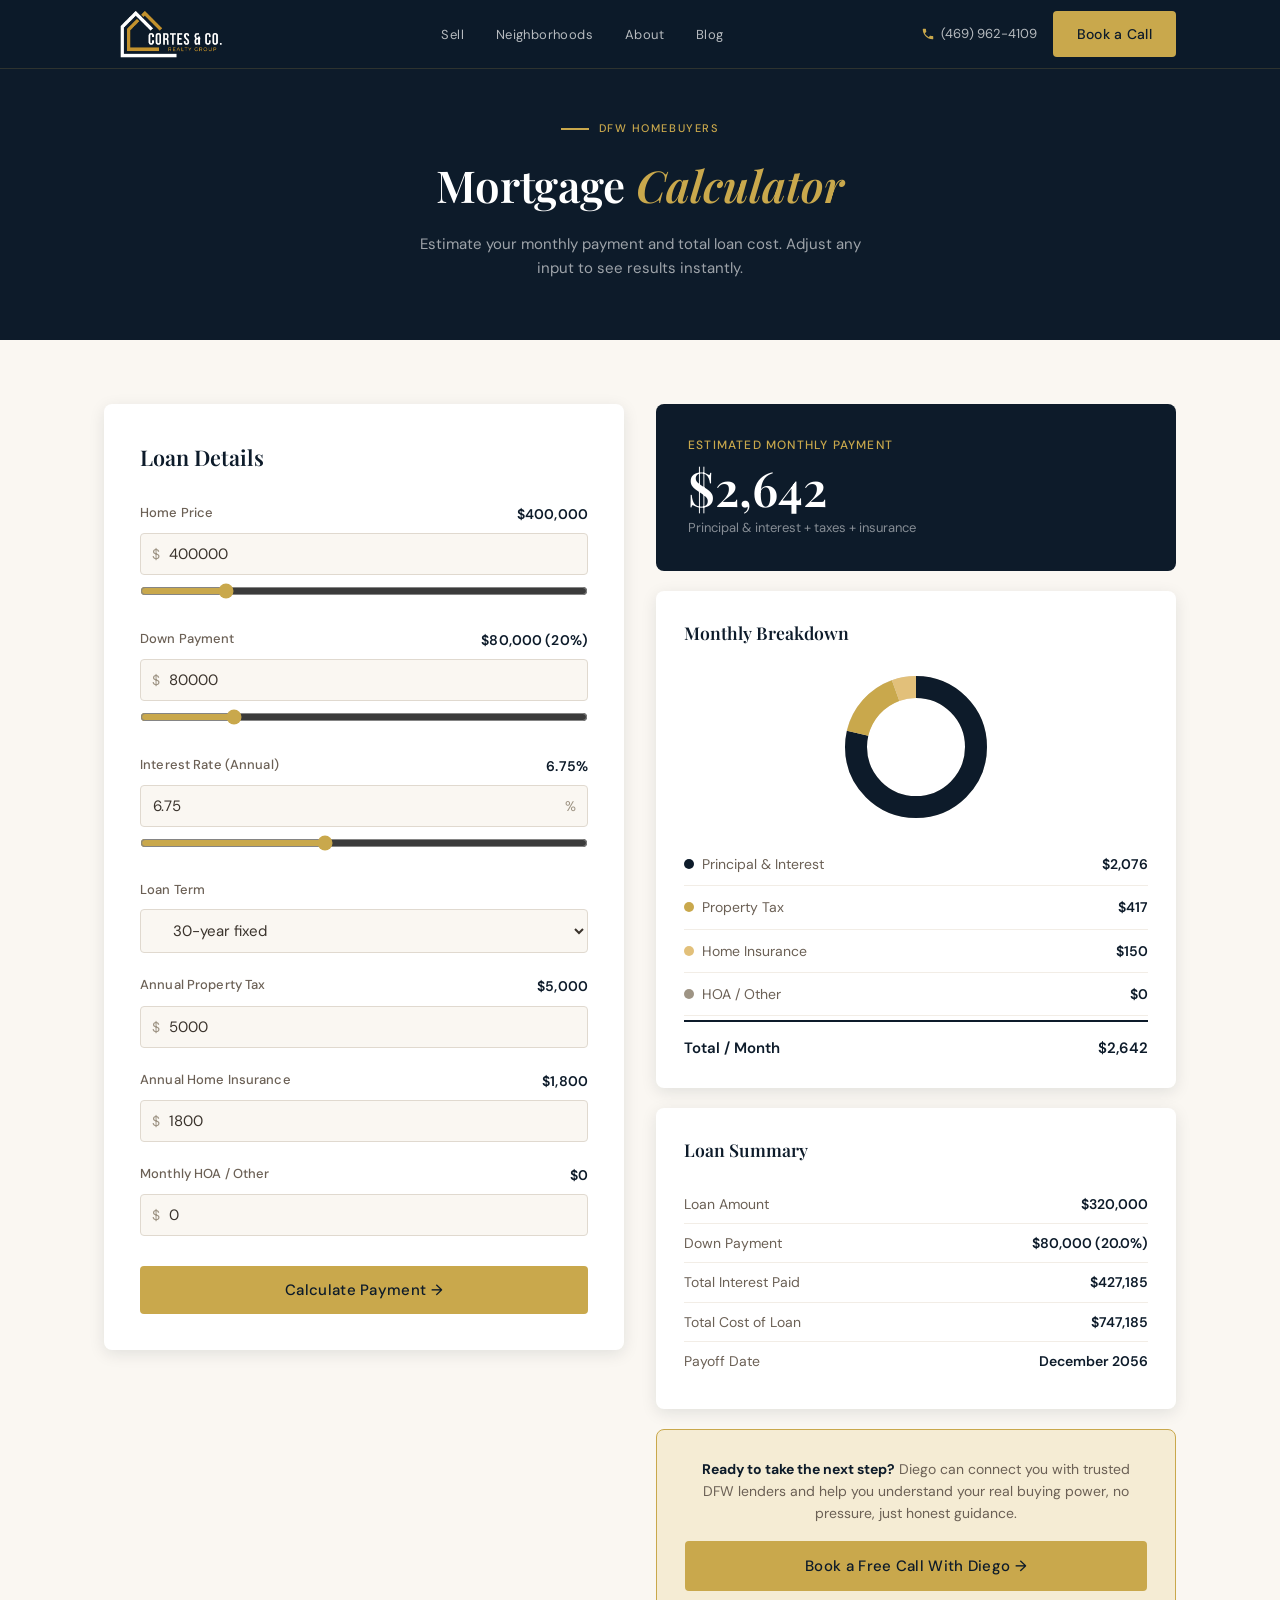
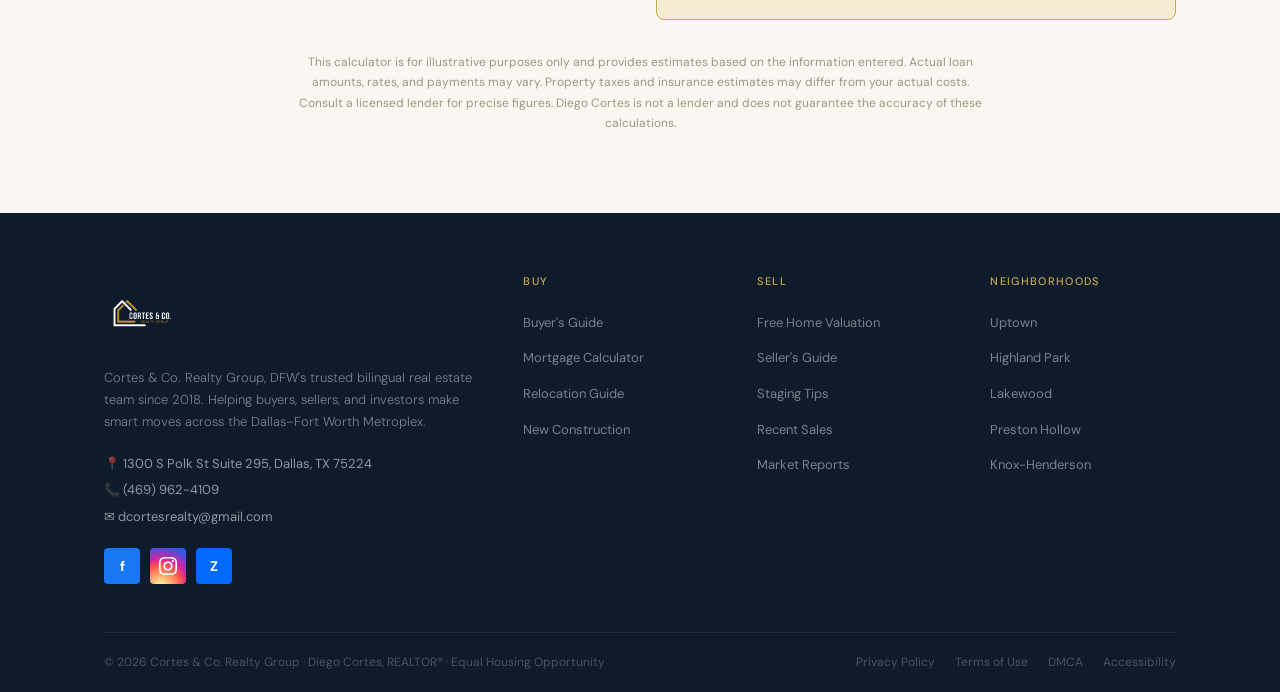
<file: mortgage-calculator.html>
<!DOCTYPE html>
<html lang="en">
<head>
<meta charset="UTF-8">
<meta name="viewport" content="width=device-width, initial-scale=1.0">
<title>Mortgage Calculator | Diego Cortes, Realtor® | DFW</title>
<meta name="description" content="Use Diego Cortes' free mortgage calculator to estimate your monthly payment, total interest, and loan breakdown for homes across the DFW Metroplex.">
<link rel="preconnect" href="https://fonts.googleapis.com">
<link rel="preconnect" href="https://fonts.gstatic.com" crossorigin>
<link href="https://fonts.googleapis.com/css2?family=Playfair+Display:ital,wght@0,400;0,600;0,700;1,400&family=DM+Sans:ital,opsz,wght@0,9..40,300;0,9..40,400;0,9..40,500;1,9..40,300&display=swap" rel="stylesheet">
<link rel="icon" type="image/svg+xml" href="favicon.svg">
<link rel="stylesheet" href="styles.css">
<style>
  /* ── CALCULATOR PAGE ── */
  .calc-hero {
    background: var(--navy);
    padding: 120px 0 60px;
    text-align: center;
  }
  .calc-hero .section-eyebrow { justify-content: center; }
  .calc-hero h1 {
    font-family: var(--font-display);
    font-size: clamp(2rem, 4vw, 2.75rem);
    font-weight: 600;
    color: var(--white);
    margin-bottom: 12px;
  }
  .calc-hero h1 em { font-style: italic; color: var(--gold); }
  .calc-hero p {
    color: rgba(255,255,255,.6);
    font-size: 15px;
    max-width: 480px;
    margin: 0 auto;
  }

  .calc-section {
    padding: 64px 0 80px;
  }

  .calc-layout {
    display: grid;
    grid-template-columns: 1fr 1fr;
    gap: 32px;
    align-items: start;
  }

  /* ── INPUT PANEL ── */
  .calc-inputs {
    background: var(--white);
    border-radius: 8px;
    padding: 36px;
    box-shadow: var(--shadow-md);
  }
  .calc-inputs h2 {
    font-family: var(--font-display);
    font-size: 1.35rem;
    font-weight: 600;
    color: var(--navy);
    margin-bottom: 28px;
  }
  .input-group {
    margin-bottom: 22px;
  }
  .input-group label {
    display: flex;
    justify-content: space-between;
    font-size: 13px;
    font-weight: 500;
    color: var(--gray-600);
    margin-bottom: 8px;
    letter-spacing: .01em;
  }
  .input-group label span {
    font-weight: 600;
    color: var(--navy);
    font-size: 14px;
  }
  .input-wrap {
    position: relative;
  }
  .input-prefix {
    position: absolute;
    left: 12px;
    top: 50%;
    transform: translateY(-50%);
    font-size: 14px;
    color: var(--gray-400);
    pointer-events: none;
  }
  .input-suffix {
    position: absolute;
    right: 12px;
    top: 50%;
    transform: translateY(-50%);
    font-size: 14px;
    color: var(--gray-400);
    pointer-events: none;
  }
  .calc-inputs input[type="number"],
  .calc-inputs select {
    width: 100%;
    padding: 10px 36px 10px 28px;
    border: 1.5px solid var(--gray-200);
    border-radius: 4px;
    font-family: var(--font-body);
    font-size: 15px;
    color: var(--gray-800);
    background: var(--cream);
    outline: none;
    transition: border-color .2s;
    -moz-appearance: textfield;
  }
  .calc-inputs input[type="number"]::-webkit-inner-spin-button,
  .calc-inputs input[type="number"]::-webkit-outer-spin-button { -webkit-appearance: none; }
  .calc-inputs input[type="number"]:focus,
  .calc-inputs select:focus { border-color: var(--gold); }

  .calc-inputs input[type="range"] {
    width: 100%;
    margin-top: 8px;
    accent-color: var(--gold);
    cursor: pointer;
  }

  .calc-btn {
    width: 100%;
    justify-content: center;
    padding: 14px;
    font-size: 15px;
    margin-top: 8px;
  }

  /* ── RESULTS PANEL ── */
  .calc-results {
    display: flex;
    flex-direction: column;
    gap: 20px;
  }

  .result-card {
    background: var(--navy);
    border-radius: 8px;
    padding: 32px;
    color: var(--white);
  }
  .result-card-label {
    font-size: 12px;
    font-weight: 500;
    letter-spacing: .1em;
    text-transform: uppercase;
    color: var(--gold);
    margin-bottom: 6px;
  }
  .result-payment {
    font-family: var(--font-display);
    font-size: clamp(2.4rem, 4vw, 3rem);
    font-weight: 600;
    color: var(--white);
    line-height: 1.1;
  }
  .result-payment-sub {
    font-size: 13px;
    color: rgba(255,255,255,.5);
    margin-top: 4px;
  }

  .breakdown-card {
    background: var(--white);
    border-radius: 8px;
    padding: 28px;
    box-shadow: var(--shadow-md);
  }
  .breakdown-card h3 {
    font-family: var(--font-display);
    font-size: 1.1rem;
    font-weight: 600;
    color: var(--navy);
    margin-bottom: 20px;
  }

  .breakdown-row {
    display: flex;
    justify-content: space-between;
    align-items: center;
    padding: 10px 0;
    border-bottom: 1px solid var(--gray-100);
    font-size: 14px;
  }
  .breakdown-row:last-child { border-bottom: none; }
  .breakdown-label { color: var(--gray-600); display: flex; align-items: center; gap: 8px; }
  .breakdown-dot {
    width: 10px; height: 10px; border-radius: 50%; flex-shrink: 0;
  }
  .breakdown-value { font-weight: 600; color: var(--navy); }

  .breakdown-total {
    display: flex;
    justify-content: space-between;
    align-items: center;
    padding: 14px 0 0;
    margin-top: 4px;
    border-top: 2px solid var(--navy);
    font-size: 15px;
    font-weight: 600;
    color: var(--navy);
  }

  /* donut chart */
  .donut-wrap {
    display: flex;
    justify-content: center;
    margin: 20px 0 16px;
  }
  .donut-svg { transform: rotate(-90deg); }
  .donut-center {
    position: absolute;
    top: 50%; left: 50%;
    transform: translate(-50%, -50%);
    text-align: center;
  }
  .donut-container {
    position: relative;
    width: 160px; height: 160px;
    flex-shrink: 0;
  }

  .summary-card {
    background: var(--white);
    border-radius: 8px;
    padding: 28px;
    box-shadow: var(--shadow-md);
  }
  .summary-card h3 {
    font-family: var(--font-display);
    font-size: 1.1rem;
    font-weight: 600;
    color: var(--navy);
    margin-bottom: 20px;
  }
  .summary-row {
    display: flex;
    justify-content: space-between;
    font-size: 14px;
    padding: 8px 0;
    border-bottom: 1px solid var(--gray-100);
    color: var(--gray-600);
  }
  .summary-row:last-child { border-bottom: none; }
  .summary-row strong { color: var(--navy); font-weight: 600; }

  .cta-card {
    background: var(--gold-pale);
    border: 1.5px solid var(--gold);
    border-radius: 8px;
    padding: 28px;
    text-align: center;
  }
  .cta-card p {
    font-size: 14px;
    color: var(--gray-600);
    margin-bottom: 16px;
    line-height: 1.6;
  }
  .cta-card strong { color: var(--navy); }

  /* disclaimer */
  .calc-disclaimer {
    text-align: center;
    font-size: 12px;
    color: var(--gray-400);
    max-width: 700px;
    margin: 32px auto 0;
    line-height: 1.7;
  }

  @media (max-width: 768px) {
    .calc-layout { grid-template-columns: 1fr; }
    .calc-inputs { padding: 24px; }
    .result-card, .breakdown-card, .summary-card { padding: 24px; }
  }
</style>
</head>
<body>

<!-- ── NAV ── -->
<nav id="nav">
  <div class="nav-inner">
    <div class="nav-logo"><a href="index.html"><img src="websitephotos/logo-dark.png" alt="Logo"></a></div>
    <ul class="nav-links">
      <li><a href="index.html#sell">Sell</a></li>
      <li><a href="index.html#neighborhoods">Neighborhoods</a></li>
      <li><a href="index.html#about">About</a></li>
      <li><a href="blog.html">Blog</a></li>
    </ul>
    <div class="nav-right">
      <div class="nav-phone">(469) 962-4109</div>
      <a href="index.html#contact" class="btn-primary">Book a Call</a>
    </div>
    <div class="hamburger" onclick="toggleMenu()">
      <span></span><span></span><span></span>
    </div>
  </div>
</nav>

<!-- ── HERO ── -->
<section class="calc-hero">
  <div class="container">
    <div class="section-eyebrow" style="justify-content:center;">DFW Homebuyers</div>
    <h1>Mortgage <em>Calculator</em></h1>
    <p>Estimate your monthly payment and total loan cost. Adjust any input to see results instantly.</p>
  </div>
</section>

<!-- ── CALCULATOR ── -->
<section class="calc-section">
  <div class="container">
    <div class="calc-layout">

      <!-- INPUTS -->
      <div class="calc-inputs">
        <h2>Loan Details</h2>

        <div class="input-group">
          <label>Home Price <span id="lbl-price">$400,000</span></label>
          <div class="input-wrap">
            <span class="input-prefix">$</span>
            <input type="number" id="home-price" value="400000" min="50000" max="5000000" step="5000">
          </div>
          <input type="range" id="range-price" min="50000" max="2000000" step="5000" value="400000">
        </div>

        <div class="input-group">
          <label>Down Payment <span id="lbl-down">$80,000 (20%)</span></label>
          <div class="input-wrap">
            <span class="input-prefix">$</span>
            <input type="number" id="down-payment" value="80000" min="0" max="5000000" step="1000">
          </div>
          <input type="range" id="range-down" min="0" max="100" step="1" value="20">
        </div>

        <div class="input-group">
          <label>Interest Rate (Annual) <span id="lbl-rate">6.75%</span></label>
          <div class="input-wrap">
            <input type="number" id="interest-rate" value="6.75" min="0.1" max="20" step="0.05" style="padding-left:12px;">
            <span class="input-suffix">%</span>
          </div>
          <input type="range" id="range-rate" min="1" max="15" step="0.05" value="6.75">
        </div>

        <div class="input-group">
          <label>Loan Term</label>
          <select id="loan-term">
            <option value="30">30-year fixed</option>
            <option value="20">20-year fixed</option>
            <option value="15">15-year fixed</option>
            <option value="10">10-year fixed</option>
          </select>
        </div>

        <div class="input-group">
          <label>Annual Property Tax <span id="lbl-tax">$5,000</span></label>
          <div class="input-wrap">
            <span class="input-prefix">$</span>
            <input type="number" id="property-tax" value="5000" min="0" max="50000" step="100">
          </div>
        </div>

        <div class="input-group">
          <label>Annual Home Insurance <span id="lbl-ins">$1,800</span></label>
          <div class="input-wrap">
            <span class="input-prefix">$</span>
            <input type="number" id="home-insurance" value="1800" min="0" max="20000" step="50">
          </div>
        </div>

        <div class="input-group">
          <label>Monthly HOA / Other <span id="lbl-hoa">$0</span></label>
          <div class="input-wrap">
            <span class="input-prefix">$</span>
            <input type="number" id="hoa" value="0" min="0" max="5000" step="10">
          </div>
        </div>

        <button class="btn-primary calc-btn" onclick="calculate()">Calculate Payment →</button>
      </div>

      <!-- RESULTS -->
      <div class="calc-results">

        <!-- Monthly total -->
        <div class="result-card">
          <div class="result-card-label">Estimated Monthly Payment</div>
          <div class="result-payment" id="result-monthly">$2,594</div>
          <div class="result-payment-sub">Principal & interest + taxes + insurance</div>
        </div>

        <!-- Breakdown -->
        <div class="breakdown-card">
          <h3>Monthly Breakdown</h3>
          <div class="donut-wrap">
            <div class="donut-container">
              <svg class="donut-svg" width="160" height="160" viewBox="0 0 160 160">
                <circle cx="80" cy="80" r="60" fill="none" stroke="#e0d9cf" stroke-width="22"/>
                <circle id="arc-pi"  cx="80" cy="80" r="60" fill="none" stroke="#0d1b2a" stroke-width="22" stroke-dasharray="377" stroke-dashoffset="0"/>
                <circle id="arc-tax" cx="80" cy="80" r="60" fill="none" stroke="#c9a84c" stroke-width="22" stroke-dasharray="377" stroke-dashoffset="0"/>
                <circle id="arc-ins" cx="80" cy="80" r="60" fill="none" stroke="#e2c07a" stroke-width="22" stroke-dasharray="377" stroke-dashoffset="0"/>
                <circle id="arc-hoa" cx="80" cy="80" r="60" fill="none" stroke="#9e9484" stroke-width="22" stroke-dasharray="377" stroke-dashoffset="0"/>
              </svg>
            </div>
          </div>

          <div class="breakdown-row">
            <span class="breakdown-label"><span class="breakdown-dot" style="background:#0d1b2a;"></span>Principal & Interest</span>
            <span class="breakdown-value" id="bd-pi">$2,594</span>
          </div>
          <div class="breakdown-row">
            <span class="breakdown-label"><span class="breakdown-dot" style="background:#c9a84c;"></span>Property Tax</span>
            <span class="breakdown-value" id="bd-tax">$417</span>
          </div>
          <div class="breakdown-row">
            <span class="breakdown-label"><span class="breakdown-dot" style="background:#e2c07a;"></span>Home Insurance</span>
            <span class="breakdown-value" id="bd-ins">$150</span>
          </div>
          <div class="breakdown-row" id="hoa-row">
            <span class="breakdown-label"><span class="breakdown-dot" style="background:#9e9484;"></span>HOA / Other</span>
            <span class="breakdown-value" id="bd-hoa">$0</span>
          </div>
          <div class="breakdown-total">
            <span>Total / Month</span>
            <span id="bd-total">$3,161</span>
          </div>
        </div>

        <!-- Loan summary -->
        <div class="summary-card">
          <h3>Loan Summary</h3>
          <div class="summary-row"><span>Loan Amount</span><strong id="sum-loan">$320,000</strong></div>
          <div class="summary-row"><span>Down Payment</span><strong id="sum-down">$80,000 (20%)</strong></div>
          <div class="summary-row"><span>Total Interest Paid</span><strong id="sum-interest">$214,898</strong></div>
          <div class="summary-row"><span>Total Cost of Loan</span><strong id="sum-total">$534,898</strong></div>
          <div class="summary-row"><span>Payoff Date</span><strong id="sum-payoff">June 2056</strong></div>
        </div>

        <!-- CTA -->
        <div class="cta-card">
          <p><strong>Ready to take the next step?</strong> Diego can connect you with trusted DFW lenders and help you understand your real buying power, no pressure, just honest guidance.</p>
          <a href="index.html#contact" class="btn-primary" style="width:100%; justify-content:center; padding:13px; font-size:15px;">Book a Free Call With Diego →</a>
        </div>

      </div>
    </div>

    <p class="calc-disclaimer">This calculator is for illustrative purposes only and provides estimates based on the information entered. Actual loan amounts, rates, and payments may vary. Property taxes and insurance estimates may differ from your actual costs. Consult a licensed lender for precise figures. Diego Cortes is not a lender and does not guarantee the accuracy of these calculations.</p>
  </div>
</section>

<!-- ── FOOTER ── -->
<footer id="footer">
  <div class="container">
    <div class="footer-grid">
      <div>
        <div class="footer-logo"><a href="index.html"><img src="websitephotos/logo-dark.png" alt="Logo"></a></div>
        <p class="footer-about">Cortes & Co. Realty Group, DFW's trusted bilingual real estate team since 2018. Helping buyers, sellers, and investors make smart moves across the Dallas–Fort Worth Metroplex.</p>
        <div class="footer-contact-item">📍 1300 S Polk St Suite 295, Dallas, TX 75224</div>
        <div class="footer-contact-item">📞 (469) 962-4109</div>
        <div class="footer-contact-item">✉ dcortesrealty@gmail.com</div>
        <div class="footer-social">
          <a href="https://www.facebook.com/diegocortesrealestate/" target="_blank" rel="noopener noreferrer" class="social-icon" style="background:#1877f2; color:#fff;">f</a>
          <a href="https://www.instagram.com/diegocortes_realestate/?hl=en" target="_blank" rel="noopener noreferrer" class="social-icon" style="background:radial-gradient(circle at 30% 107%, #fdf497 0%, #fdf497 5%, #fd5949 45%, #d6249f 60%, #285AEB 90%); color:#fff;">
            <svg xmlns="http://www.w3.org/2000/svg" width="18" height="18" viewBox="0 0 24 24" fill="white"><path d="M12 2.163c3.204 0 3.584.012 4.85.07 3.252.148 4.771 1.691 4.919 4.919.058 1.265.069 1.645.069 4.849 0 3.205-.012 3.584-.069 4.849-.149 3.225-1.664 4.771-4.919 4.919-1.266.058-1.644.07-4.85.07-3.204 0-3.584-.012-4.849-.07-3.26-.149-4.771-1.699-4.919-4.92-.058-1.265-.07-1.644-.07-4.849 0-3.204.013-3.583.07-4.849.149-3.227 1.664-4.771 4.919-4.919 1.266-.057 1.645-.069 4.849-.069zm0-2.163c-3.259 0-3.667.014-4.947.072-4.358.2-6.78 2.618-6.98 6.98-.059 1.281-.073 1.689-.073 4.948 0 3.259.014 3.668.072 4.948.2 4.358 2.618 6.78 6.98 6.98 1.281.058 1.689.072 4.948.072 3.259 0 3.668-.014 4.948-.072 4.354-.2 6.782-2.618 6.979-6.98.059-1.28.073-1.689.073-4.948 0-3.259-.014-3.667-.072-4.947-.196-4.354-2.617-6.78-6.979-6.98-1.281-.059-1.69-.073-4.949-.073zm0 5.838c-3.403 0-6.162 2.759-6.162 6.162s2.759 6.163 6.162 6.163 6.162-2.759 6.162-6.163c0-3.403-2.759-6.162-6.162-6.162zm0 10.162c-2.209 0-4-1.79-4-4 0-2.209 1.791-4 4-4s4 1.791 4 4c0 2.21-1.791 4-4 4zm6.406-11.845c-.796 0-1.441.645-1.441 1.44s.645 1.44 1.441 1.44c.795 0 1.439-.645 1.439-1.44s-.644-1.44-1.439-1.44z"/></svg>
          </a>
          <a href="https://www.zillow.com/profile/Diego%20Cortes" target="_blank" rel="noopener noreferrer" class="social-icon" style="background:#006aff; color:#fff;">Z</a>
        </div>
      </div>
      <div class="footer-col">
        <h4>Buy</h4>
        <ul class="footer-links">
          <li><a href="buyers-guide.html">Buyer's Guide</a></li>
          <li><a href="mortgage-calculator.html">Mortgage Calculator</a></li>
          <li><a href="relocation-guide.html">Relocation Guide</a></li>
          <li><a href="new-construction.html">New Construction</a></li>
        </ul>
      </div>
      <div class="footer-col">
        <h4>Sell</h4>
        <ul class="footer-links">
          <li><a href="index.html#sell">Free Home Valuation</a></li>
          <li><a href="sellers-guide.html">Seller's Guide</a></li>
          <li><a href="staging-tips.html">Staging Tips</a></li>
          <li><a href="index.html#sold">Recent Sales</a></li>
          <li><a href="Market-report.html">Market Reports</a></li>
        </ul>
      </div>
      <div class="footer-col">
        <h4>Neighborhoods</h4>
        <ul class="footer-links">
          <li><a href="index.html#neighborhoods">Uptown</a></li>
          <li><a href="index.html#neighborhoods">Highland Park</a></li>
          <li><a href="index.html#neighborhoods">Lakewood</a></li>
          <li><a href="index.html#neighborhoods">Preston Hollow</a></li>
          <li><a href="index.html#neighborhoods">Knox-Henderson</a></li>
        </ul>
      </div>
    </div>
    <div class="footer-bottom">
      <p>© 2026 Cortes & Co. Realty Group · Diego Cortes, REALTOR® · Equal Housing Opportunity</p>
      <div class="footer-bottom-links">
        <a href="#">Privacy Policy</a>
        <a href="#">Terms of Use</a>
        <a href="#">DMCA</a>
        <a href="#">Accessibility</a>
      </div>
    </div>
  </div>
</footer>

<script src="app.js"></script>
<script>
  const CIRCUMFERENCE = 2 * Math.PI * 60; // ~376.99

  function fmt(n) {
    return '$' + Math.round(n).toLocaleString('en-US');
  }

  function calculate() {
    const price    = parseFloat(document.getElementById('home-price').value)    || 0;
    const down     = parseFloat(document.getElementById('down-payment').value)  || 0;
    const annRate  = parseFloat(document.getElementById('interest-rate').value) || 0;
    const term     = parseInt(document.getElementById('loan-term').value)       || 30;
    const annTax   = parseFloat(document.getElementById('property-tax').value)  || 0;
    const annIns   = parseFloat(document.getElementById('home-insurance').value)|| 0;
    const hoa      = parseFloat(document.getElementById('hoa').value)           || 0;

    const loan = Math.max(price - down, 0);
    const r    = annRate / 100 / 12;
    const n    = term * 12;

    let pi = 0;
    if (r > 0 && n > 0) {
      pi = loan * (r * Math.pow(1 + r, n)) / (Math.pow(1 + r, n) - 1);
    } else if (n > 0) {
      pi = loan / n;
    }

    const monthTax = annTax / 12;
    const monthIns = annIns / 12;
    const total    = pi + monthTax + monthIns + hoa;

    const totalPaid     = pi * n;
    const totalInterest = totalPaid - loan;

    // Payoff date
    const now = new Date();
    const payoff = new Date(now.getFullYear(), now.getMonth() + n, 1);
    const payoffStr = payoff.toLocaleDateString('en-US', { month: 'long', year: 'numeric' });

    // Update result display
    document.getElementById('result-monthly').textContent = fmt(total);
    document.getElementById('bd-pi').textContent   = fmt(pi);
    document.getElementById('bd-tax').textContent  = fmt(monthTax);
    document.getElementById('bd-ins').textContent  = fmt(monthIns);
    document.getElementById('bd-hoa').textContent  = fmt(hoa);
    document.getElementById('bd-total').textContent = fmt(total);

    const downPct = price > 0 ? ((down / price) * 100).toFixed(1) : 0;
    document.getElementById('sum-loan').textContent     = fmt(loan);
    document.getElementById('sum-down').textContent     = `${fmt(down)} (${downPct}%)`;
    document.getElementById('sum-interest').textContent = fmt(Math.max(totalInterest, 0));
    document.getElementById('sum-total').textContent    = fmt(Math.max(totalPaid, 0));
    document.getElementById('sum-payoff').textContent   = payoffStr;

    // Donut chart
    drawDonut(pi, monthTax, monthIns, hoa, total);
  }

  function drawDonut(pi, tax, ins, hoa, total) {
    if (total <= 0) return;
    const C = CIRCUMFERENCE;

    const piPct  = pi  / total;
    const taxPct = tax / total;
    const insPct = ins / total;
    const hoaPct = hoa / total;

    let offset = 0;

    function setArc(id, pct, prevOffset) {
      const dash = pct * C;
      const el = document.getElementById(id);
      el.style.strokeDasharray  = `${dash} ${C - dash}`;
      el.style.strokeDashoffset = -prevOffset;
      return prevOffset + dash;
    }

    offset = setArc('arc-pi',  piPct,  offset);
    offset = setArc('arc-tax', taxPct, offset);
    offset = setArc('arc-ins', insPct, offset);
    offset = setArc('arc-hoa', hoaPct, offset);
  }

  // Sync range <-> number inputs
  function syncPriceRange() {
    const price = parseFloat(document.getElementById('home-price').value) || 0;
    document.getElementById('range-price').value = Math.min(price, 2000000);
    document.getElementById('lbl-price').textContent = fmt(price);
    // keep down payment % stable
    const pct = parseFloat(document.getElementById('range-down').value);
    const newDown = Math.round(price * pct / 100 / 1000) * 1000;
    document.getElementById('down-payment').value = newDown;
    document.getElementById('lbl-down').textContent = `${fmt(newDown)} (${pct}%)`;
    calculate();
  }

  function syncDownRange() {
    const price = parseFloat(document.getElementById('home-price').value) || 0;
    const down  = parseFloat(document.getElementById('down-payment').value) || 0;
    const pct   = price > 0 ? Math.round((down / price) * 100) : 0;
    document.getElementById('range-down').value = pct;
    document.getElementById('lbl-down').textContent = `${fmt(down)} (${pct}%)`;
    calculate();
  }

  document.getElementById('range-price').addEventListener('input', function() {
    const v = parseFloat(this.value);
    document.getElementById('home-price').value = v;
    document.getElementById('lbl-price').textContent = fmt(v);
    syncPriceRange();
  });

  document.getElementById('range-down').addEventListener('input', function() {
    const price = parseFloat(document.getElementById('home-price').value) || 0;
    const pct   = parseFloat(this.value);
    const down  = Math.round(price * pct / 100 / 1000) * 1000;
    document.getElementById('down-payment').value = down;
    document.getElementById('lbl-down').textContent = `${fmt(down)} (${pct}%)`;
    calculate();
  });

  document.getElementById('range-rate').addEventListener('input', function() {
    const v = parseFloat(this.value);
    document.getElementById('interest-rate').value = v;
    document.getElementById('lbl-rate').textContent = v + '%';
    calculate();
  });

  document.getElementById('home-price').addEventListener('input', syncPriceRange);
  document.getElementById('down-payment').addEventListener('input', syncDownRange);

  document.getElementById('interest-rate').addEventListener('input', function() {
    document.getElementById('range-rate').value = this.value;
    document.getElementById('lbl-rate').textContent = this.value + '%';
    calculate();
  });

  document.getElementById('property-tax').addEventListener('input', function() {
    document.getElementById('lbl-tax').textContent = fmt(this.value);
    calculate();
  });

  document.getElementById('home-insurance').addEventListener('input', function() {
    document.getElementById('lbl-ins').textContent = fmt(this.value);
    calculate();
  });

  document.getElementById('hoa').addEventListener('input', function() {
    document.getElementById('lbl-hoa').textContent = fmt(this.value);
    calculate();
  });

  document.getElementById('loan-term').addEventListener('change', calculate);

  // Init on load
  calculate();
</script>
</body>
</html>
</file>
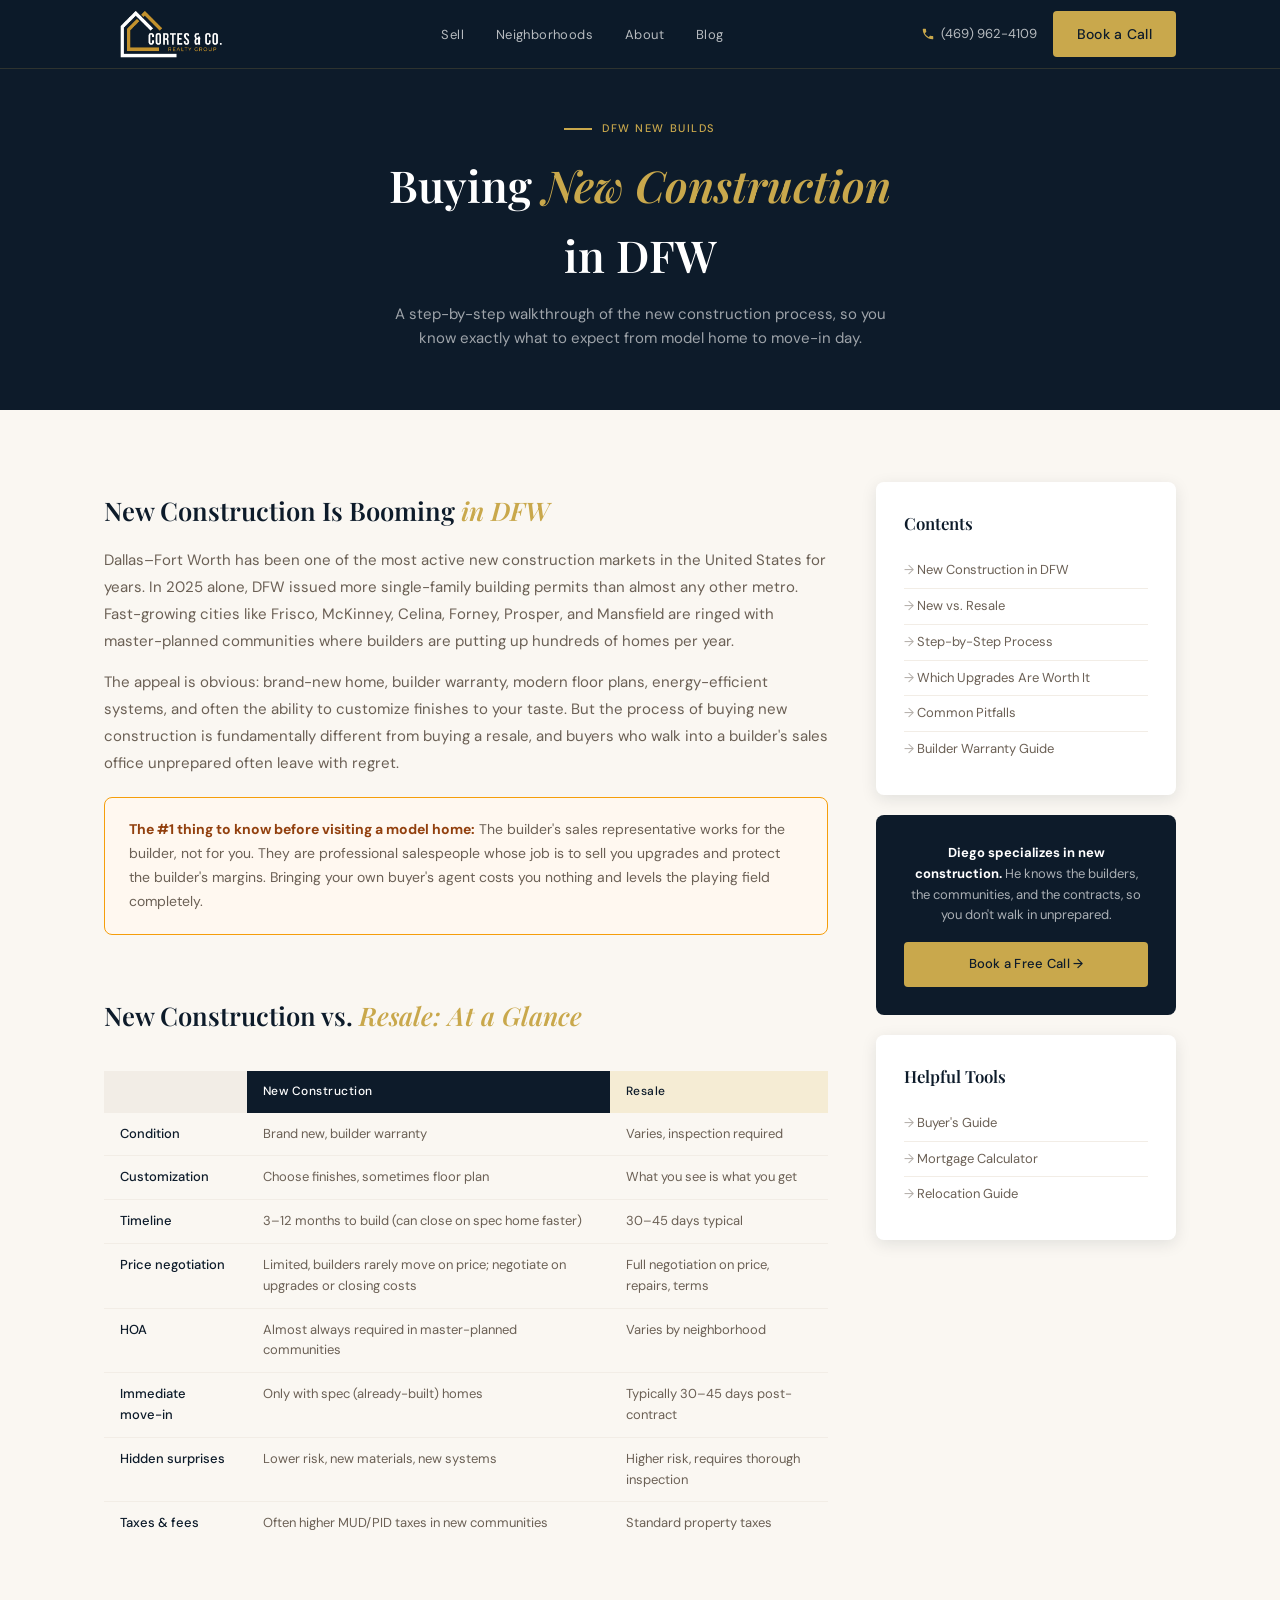
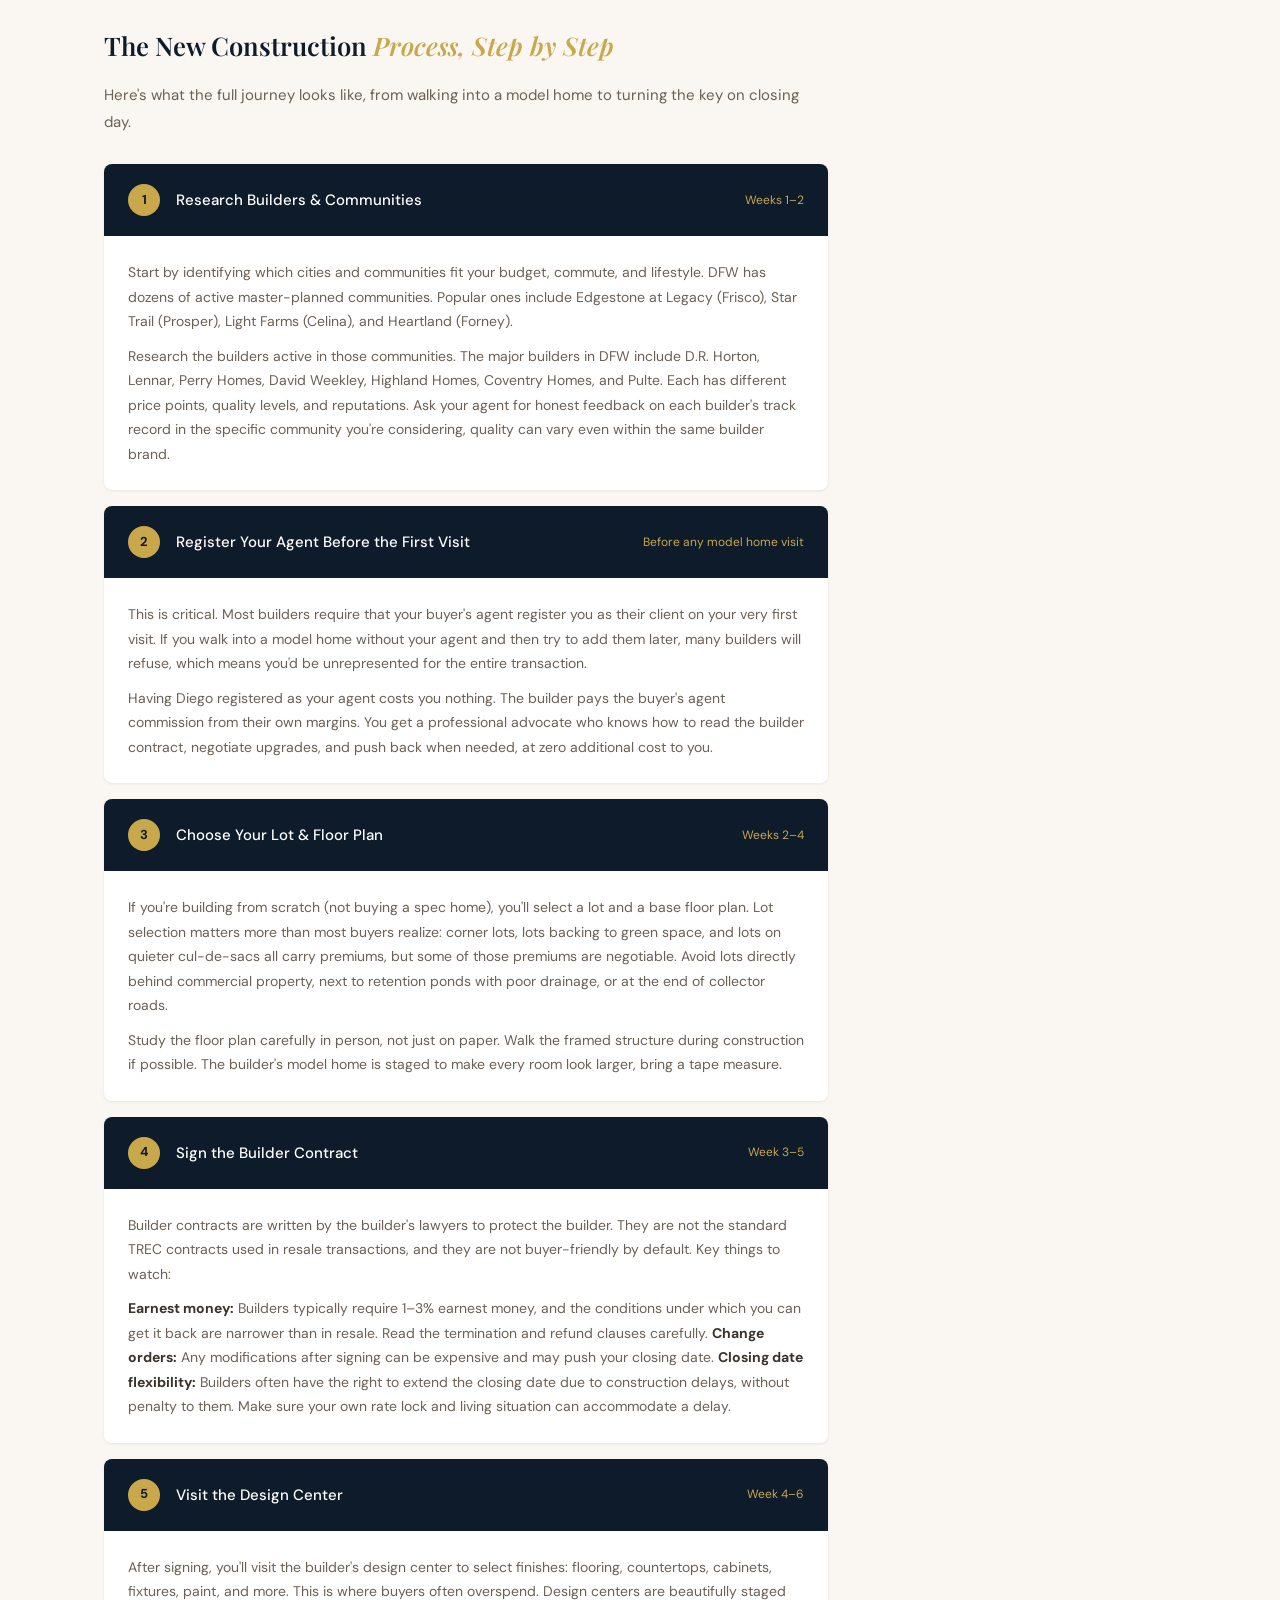
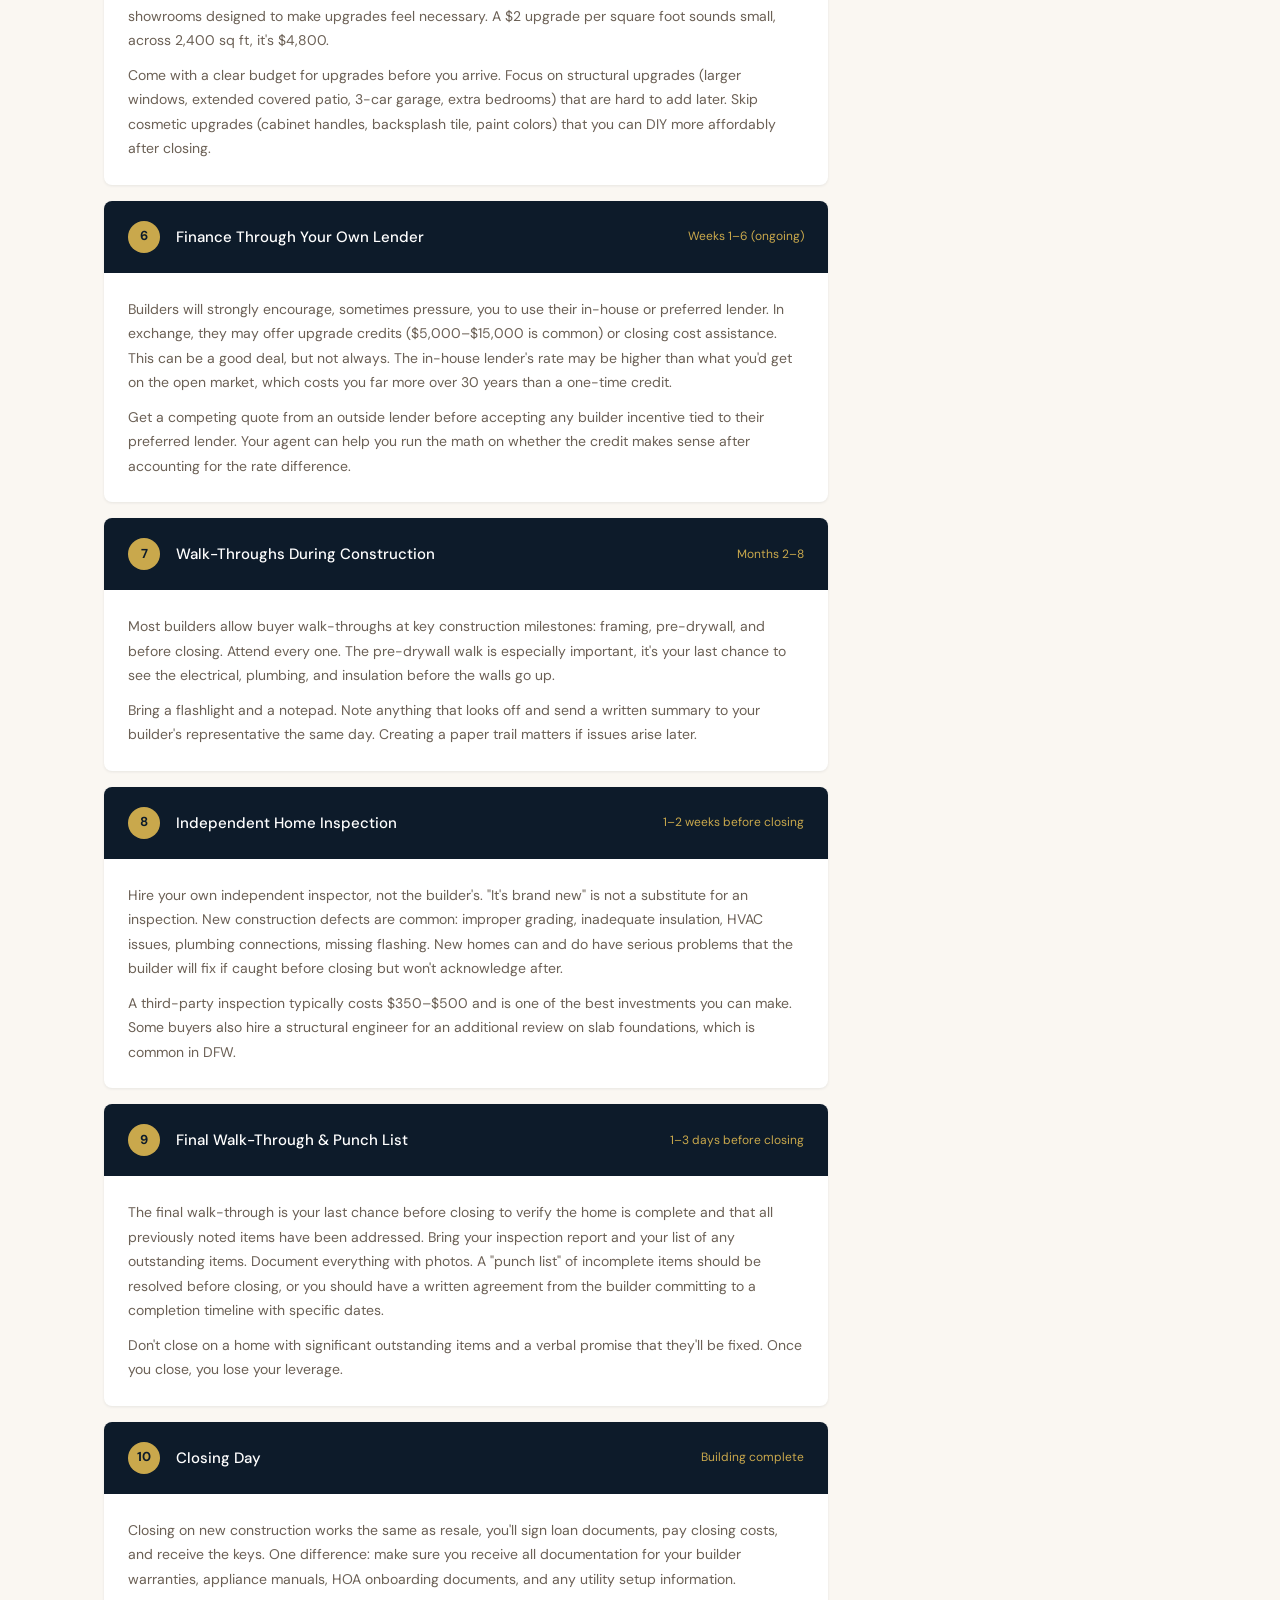
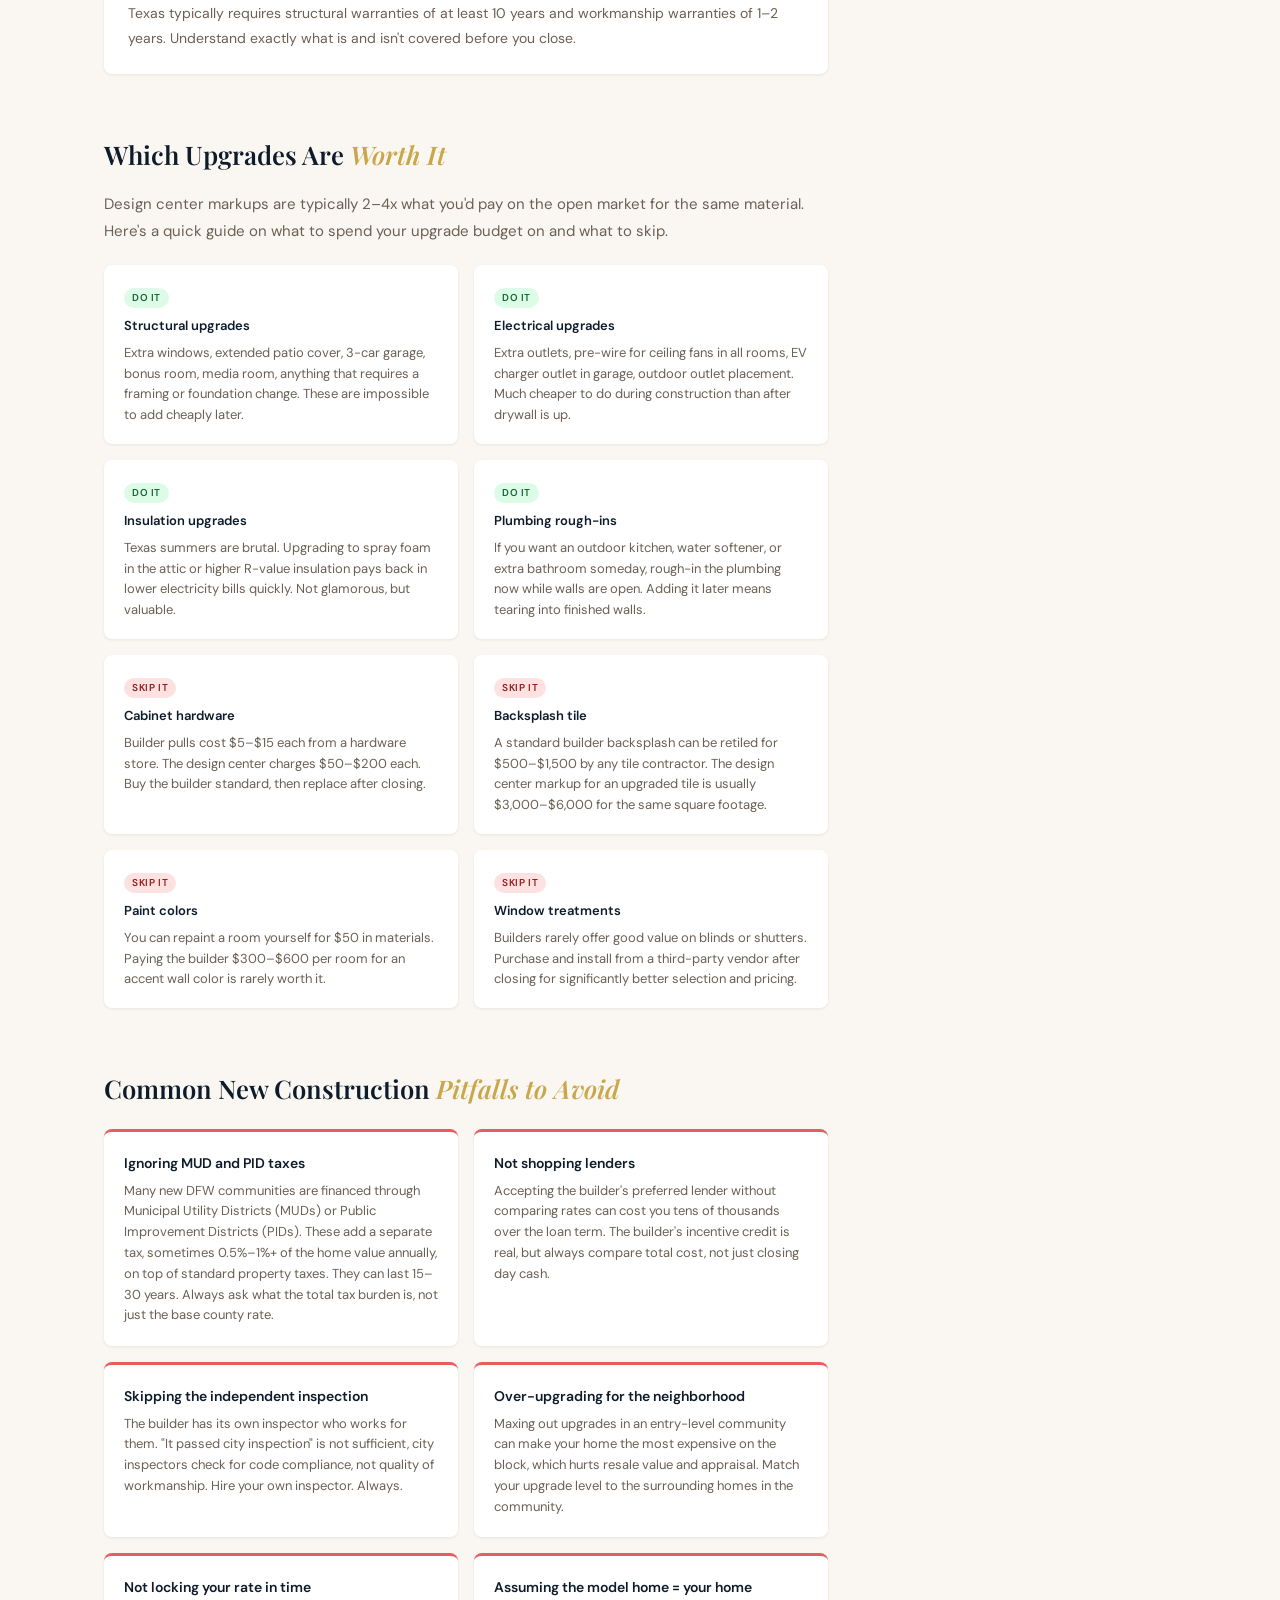
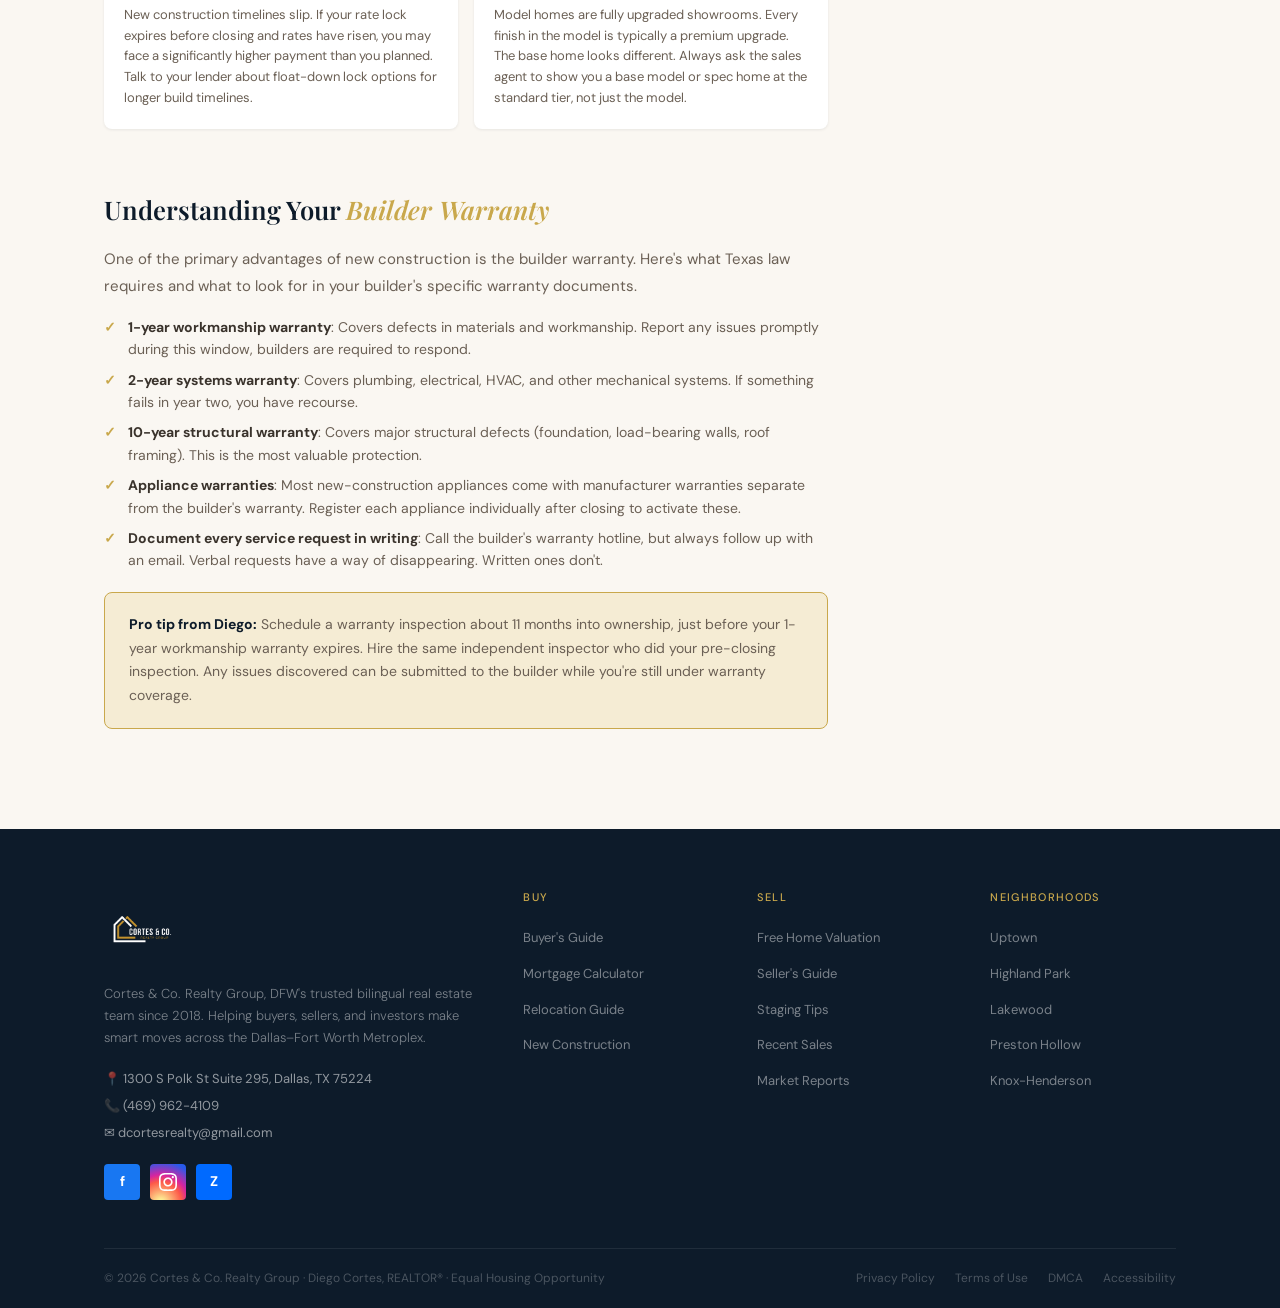
<file: new-construction.html>
<!DOCTYPE html>
<html lang="en">
<head>
<meta charset="UTF-8">
<meta name="viewport" content="width=device-width, initial-scale=1.0">
<title>New Construction Guide | Diego Cortes, Realtor® | DFW</title>
<meta name="description" content="Buying a new construction home in DFW? Diego Cortes walks you through every step, from choosing a builder to closing day, so you're never negotiating alone.">
<link rel="preconnect" href="https://fonts.googleapis.com">
<link rel="preconnect" href="https://fonts.gstatic.com" crossorigin>
<link href="https://fonts.googleapis.com/css2?family=Playfair+Display:ital,wght@0,400;0,600;0,700;1,400&family=DM+Sans:ital,opsz,wght@0,9..40,300;0,9..40,400;0,9..40,500;1,9..40,300&display=swap" rel="stylesheet">
<link rel="icon" type="image/svg+xml" href="favicon.svg">
<link rel="stylesheet" href="styles.css">
<style>
  .guide-hero {
    background: var(--navy);
    padding: 120px 0 60px;
    text-align: center;
  }
  .guide-hero .section-eyebrow { justify-content: center; }
  .guide-hero h1 {
    font-family: var(--font-display);
    font-size: clamp(2rem, 4vw, 2.75rem);
    font-weight: 600;
    color: var(--white);
    margin-bottom: 12px;
  }
  .guide-hero h1 em { font-style: italic; color: var(--gold); }
  .guide-hero p {
    color: rgba(255,255,255,.6);
    font-size: 15px;
    max-width: 520px;
    margin: 0 auto;
  }

  .guide-body { padding: 72px 0 80px; }

  .guide-layout {
    display: grid;
    grid-template-columns: 1fr 300px;
    gap: 48px;
    align-items: start;
  }

  .guide-sidebar { position: sticky; top: 88px; }
  .sidebar-card {
    background: var(--white);
    border-radius: 8px;
    padding: 28px;
    box-shadow: var(--shadow-md);
    margin-bottom: 20px;
  }
  .sidebar-card h3 {
    font-family: var(--font-display);
    font-size: 1.05rem;
    font-weight: 600;
    color: var(--navy);
    margin-bottom: 16px;
  }
  .sidebar-nav a {
    display: block;
    font-size: 13px;
    color: var(--gray-600);
    padding: 7px 0;
    border-bottom: 1px solid var(--gray-100);
    transition: color .2s;
  }
  .sidebar-nav a:last-child { border-bottom: none; }
  .sidebar-nav a:hover { color: var(--gold); }
  .sidebar-nav a::before { content: '→ '; opacity: .5; }

  .cta-sidebar {
    background: var(--navy);
    border-radius: 8px;
    padding: 28px;
    text-align: center;
  }
  .cta-sidebar p {
    font-size: 13px;
    color: rgba(255,255,255,.65);
    line-height: 1.6;
    margin-bottom: 16px;
  }
  .cta-sidebar strong { color: var(--white); }
  .cta-sidebar .btn-primary { width: 100%; justify-content: center; font-size: 13px; }

  .guide-main h2 {
    font-family: var(--font-display);
    font-size: 1.6rem;
    font-weight: 600;
    color: var(--navy);
    margin: 52px 0 16px;
    padding-top: 8px;
  }
  .guide-main h2:first-child { margin-top: 0; }
  .guide-main h2 em { font-style: italic; color: var(--gold); }
  .guide-main p {
    font-size: 15px;
    color: var(--gray-600);
    line-height: 1.8;
    margin-bottom: 14px;
  }
  .guide-main strong { color: var(--gray-800); }

  .tip-box {
    background: var(--gold-pale);
    border: 1.5px solid var(--gold);
    border-radius: 8px;
    padding: 20px 24px;
    margin: 20px 0;
    font-size: 14px;
    color: var(--gray-600);
    line-height: 1.7;
  }
  .tip-box strong { color: var(--navy); }

  .warning-box {
    background: #fff8f0;
    border: 1.5px solid #f59e0b;
    border-radius: 8px;
    padding: 20px 24px;
    margin: 20px 0;
    font-size: 14px;
    color: var(--gray-600);
    line-height: 1.7;
  }
  .warning-box strong { color: #92400e; }

  .check-list { list-style: none; margin: 16px 0; display: flex; flex-direction: column; gap: 8px; }
  .check-list li {
    font-size: 14px; color: var(--gray-600); padding-left: 24px; position: relative; line-height: 1.6;
  }
  .check-list li::before {
    content: '✓'; position: absolute; left: 0; color: var(--gold); font-weight: 700;
  }

  /* process timeline */
  .process-timeline { margin: 28px 0; }
  .process-phase {
    background: var(--white);
    border-radius: 8px;
    box-shadow: var(--shadow-sm);
    margin-bottom: 16px;
    overflow: hidden;
  }
  .process-phase-header {
    display: flex;
    align-items: center;
    gap: 16px;
    padding: 20px 24px;
    background: var(--navy);
    cursor: pointer;
  }
  .phase-num {
    width: 32px; height: 32px;
    background: var(--gold);
    color: var(--navy);
    border-radius: 50%;
    display: flex; align-items: center; justify-content: center;
    font-weight: 700; font-size: 13px;
    flex-shrink: 0;
  }
  .phase-title { font-size: 15px; font-weight: 500; color: var(--white); flex: 1; }
  .phase-timeline { font-size: 12px; color: var(--gold); white-space: nowrap; }
  .process-phase-body {
    padding: 24px;
  }
  .process-phase-body p { font-size: 14px; color: var(--gray-600); line-height: 1.75; margin: 0 0 10px; }
  .process-phase-body p:last-child { margin: 0; }

  /* vs table */
  .vs-table { width: 100%; border-collapse: collapse; margin: 20px 0; font-size: 13px; }
  .vs-table th {
    padding: 11px 16px;
    text-align: left;
    font-weight: 500;
    font-size: 12px;
    letter-spacing: .04em;
  }
  .vs-table th:first-child { background: var(--gray-100); color: var(--gray-600); }
  .vs-table th:nth-child(2) { background: var(--navy); color: var(--white); }
  .vs-table th:nth-child(3) { background: var(--gold-pale); color: var(--navy); }
  .vs-table td { padding: 11px 16px; border-bottom: 1px solid var(--gray-100); color: var(--gray-600); vertical-align: top; }
  .vs-table tr:last-child td { border-bottom: none; }
  .vs-table td:first-child { font-weight: 500; color: var(--navy); background: var(--cream); }

  /* pitfall cards */
  .pitfalls-grid { display: grid; grid-template-columns: 1fr 1fr; gap: 16px; margin: 20px 0; }
  .pitfall-card {
    background: var(--white);
    border-radius: 8px;
    padding: 20px;
    box-shadow: var(--shadow-sm);
    border-top: 3px solid #e85d5d;
  }
  .pitfall-card h4 { font-size: 14px; font-weight: 600; color: var(--navy); margin-bottom: 6px; }
  .pitfall-card p { font-size: 13px; color: var(--gray-600); line-height: 1.6; margin: 0; }

  /* upgrade guide */
  .upgrade-grid { display: grid; grid-template-columns: 1fr 1fr; gap: 16px; margin: 20px 0; }
  .upgrade-card {
    background: var(--white);
    border-radius: 8px;
    padding: 18px 20px;
    box-shadow: var(--shadow-sm);
  }
  .upgrade-card h4 { font-size: 13px; font-weight: 600; color: var(--navy); margin-bottom: 6px; }
  .upgrade-card p { font-size: 13px; color: var(--gray-600); line-height: 1.6; margin: 0; }
  .upgrade-badge {
    display: inline-block;
    font-size: 10px;
    font-weight: 600;
    letter-spacing: .06em;
    text-transform: uppercase;
    padding: 2px 8px;
    border-radius: 20px;
    margin-bottom: 8px;
  }
  .badge-do { background: #dcfce7; color: #166534; }
  .badge-skip { background: #fee2e2; color: #991b1b; }

  @media (max-width: 900px) {
    .guide-layout { grid-template-columns: 1fr; }
    .guide-sidebar { position: static; }
    .pitfalls-grid, .upgrade-grid { grid-template-columns: 1fr; }
  }
</style>
</head>
<body>

<!-- ── NAV ── -->
<nav id="nav">
  <div class="nav-inner">
    <div class="nav-logo"><a href="index.html"><img src="websitephotos/logo-dark.png" alt="Logo"></a></div>
    <ul class="nav-links">
      <li><a href="index.html#sell">Sell</a></li>
      <li><a href="index.html#neighborhoods">Neighborhoods</a></li>
      <li><a href="index.html#about">About</a></li>
      <li><a href="blog.html">Blog</a></li>
    </ul>
    <div class="nav-right">
      <div class="nav-phone">(469) 962-4109</div>
      <a href="index.html#contact" class="btn-primary">Book a Call</a>
    </div>
    <div class="hamburger" onclick="toggleMenu()">
      <span></span><span></span><span></span>
    </div>
  </div>
</nav>

<!-- ── HERO ── -->
<section class="guide-hero">
  <div class="container">
    <div class="section-eyebrow" style="justify-content:center;">DFW New Builds</div>
    <h1>Buying <em>New Construction</em><br>in DFW</h1>
    <p>A step-by-step walkthrough of the new construction process, so you know exactly what to expect from model home to move-in day.</p>
  </div>
</section>

<!-- ── BODY ── -->
<section class="guide-body">
  <div class="container">
    <div class="guide-layout">

      <!-- MAIN CONTENT -->
      <div class="guide-main">

        <h2 id="overview">New Construction Is Booming <em>in DFW</em></h2>
        <p>Dallas–Fort Worth has been one of the most active new construction markets in the United States for years. In 2025 alone, DFW issued more single-family building permits than almost any other metro. Fast-growing cities like Frisco, McKinney, Celina, Forney, Prosper, and Mansfield are ringed with master-planned communities where builders are putting up hundreds of homes per year.</p>
        <p>The appeal is obvious: brand-new home, builder warranty, modern floor plans, energy-efficient systems, and often the ability to customize finishes to your taste. But the process of buying new construction is fundamentally different from buying a resale, and buyers who walk into a builder's sales office unprepared often leave with regret.</p>

        <div class="warning-box">
          <strong>The #1 thing to know before visiting a model home:</strong> The builder's sales representative works for the builder, not for you. They are professional salespeople whose job is to sell you upgrades and protect the builder's margins. Bringing your own buyer's agent costs you nothing and levels the playing field completely.
        </div>

        <h2 id="newvs">New Construction vs. <em>Resale: At a Glance</em></h2>

        <div style="overflow-x:auto;">
          <table class="vs-table">
            <thead>
              <tr>
                <th></th>
                <th>New Construction</th>
                <th>Resale</th>
              </tr>
            </thead>
            <tbody>
              <tr>
                <td>Condition</td>
                <td>Brand new, builder warranty</td>
                <td>Varies, inspection required</td>
              </tr>
              <tr>
                <td>Customization</td>
                <td>Choose finishes, sometimes floor plan</td>
                <td>What you see is what you get</td>
              </tr>
              <tr>
                <td>Timeline</td>
                <td>3–12 months to build (can close on spec home faster)</td>
                <td>30–45 days typical</td>
              </tr>
              <tr>
                <td>Price negotiation</td>
                <td>Limited, builders rarely move on price; negotiate on upgrades or closing costs</td>
                <td>Full negotiation on price, repairs, terms</td>
              </tr>
              <tr>
                <td>HOA</td>
                <td>Almost always required in master-planned communities</td>
                <td>Varies by neighborhood</td>
              </tr>
              <tr>
                <td>Immediate move-in</td>
                <td>Only with spec (already-built) homes</td>
                <td>Typically 30–45 days post-contract</td>
              </tr>
              <tr>
                <td>Hidden surprises</td>
                <td>Lower risk, new materials, new systems</td>
                <td>Higher risk, requires thorough inspection</td>
              </tr>
              <tr>
                <td>Taxes &amp; fees</td>
                <td>Often higher MUD/PID taxes in new communities</td>
                <td>Standard property taxes</td>
              </tr>
            </tbody>
          </table>
        </div>

        <h2 id="process">The New Construction <em>Process, Step by Step</em></h2>
        <p>Here's what the full journey looks like, from walking into a model home to turning the key on closing day.</p>

        <div class="process-timeline">
          <div class="process-phase">
            <div class="process-phase-header">
              <div class="phase-num">1</div>
              <div class="phase-title">Research Builders &amp; Communities</div>
              <div class="phase-timeline">Weeks 1–2</div>
            </div>
            <div class="process-phase-body">
              <p>Start by identifying which cities and communities fit your budget, commute, and lifestyle. DFW has dozens of active master-planned communities. Popular ones include Edgestone at Legacy (Frisco), Star Trail (Prosper), Light Farms (Celina), and Heartland (Forney).</p>
              <p>Research the builders active in those communities. The major builders in DFW include D.R. Horton, Lennar, Perry Homes, David Weekley, Highland Homes, Coventry Homes, and Pulte. Each has different price points, quality levels, and reputations. Ask your agent for honest feedback on each builder's track record in the specific community you're considering, quality can vary even within the same builder brand.</p>
            </div>
          </div>
          <div class="process-phase">
            <div class="process-phase-header">
              <div class="phase-num">2</div>
              <div class="phase-title">Register Your Agent Before the First Visit</div>
              <div class="phase-timeline">Before any model home visit</div>
            </div>
            <div class="process-phase-body">
              <p>This is critical. Most builders require that your buyer's agent register you as their client on your very first visit. If you walk into a model home without your agent and then try to add them later, many builders will refuse, which means you'd be unrepresented for the entire transaction.</p>
              <p>Having Diego registered as your agent costs you nothing. The builder pays the buyer's agent commission from their own margins. You get a professional advocate who knows how to read the builder contract, negotiate upgrades, and push back when needed, at zero additional cost to you.</p>
            </div>
          </div>
          <div class="process-phase">
            <div class="process-phase-header">
              <div class="phase-num">3</div>
              <div class="phase-title">Choose Your Lot &amp; Floor Plan</div>
              <div class="phase-timeline">Weeks 2–4</div>
            </div>
            <div class="process-phase-body">
              <p>If you're building from scratch (not buying a spec home), you'll select a lot and a base floor plan. Lot selection matters more than most buyers realize: corner lots, lots backing to green space, and lots on quieter cul-de-sacs all carry premiums, but some of those premiums are negotiable. Avoid lots directly behind commercial property, next to retention ponds with poor drainage, or at the end of collector roads.</p>
              <p>Study the floor plan carefully in person, not just on paper. Walk the framed structure during construction if possible. The builder's model home is staged to make every room look larger, bring a tape measure.</p>
            </div>
          </div>
          <div class="process-phase">
            <div class="process-phase-header">
              <div class="phase-num">4</div>
              <div class="phase-title">Sign the Builder Contract</div>
              <div class="phase-timeline">Week 3–5</div>
            </div>
            <div class="process-phase-body">
              <p>Builder contracts are written by the builder's lawyers to protect the builder. They are not the standard TREC contracts used in resale transactions, and they are not buyer-friendly by default. Key things to watch:</p>
              <p><strong>Earnest money:</strong> Builders typically require 1–3% earnest money, and the conditions under which you can get it back are narrower than in resale. Read the termination and refund clauses carefully. <strong>Change orders:</strong> Any modifications after signing can be expensive and may push your closing date. <strong>Closing date flexibility:</strong> Builders often have the right to extend the closing date due to construction delays, without penalty to them. Make sure your own rate lock and living situation can accommodate a delay.</p>
            </div>
          </div>
          <div class="process-phase">
            <div class="process-phase-header">
              <div class="phase-num">5</div>
              <div class="phase-title">Visit the Design Center</div>
              <div class="phase-timeline">Week 4–6</div>
            </div>
            <div class="process-phase-body">
              <p>After signing, you'll visit the builder's design center to select finishes: flooring, countertops, cabinets, fixtures, paint, and more. This is where buyers often overspend. Design centers are beautifully staged showrooms designed to make upgrades feel necessary. A $2 upgrade per square foot sounds small, across 2,400 sq ft, it's $4,800.</p>
              <p>Come with a clear budget for upgrades before you arrive. Focus on structural upgrades (larger windows, extended covered patio, 3-car garage, extra bedrooms) that are hard to add later. Skip cosmetic upgrades (cabinet handles, backsplash tile, paint colors) that you can DIY more affordably after closing.</p>
            </div>
          </div>
          <div class="process-phase">
            <div class="process-phase-header">
              <div class="phase-num">6</div>
              <div class="phase-title">Finance Through Your Own Lender</div>
              <div class="phase-timeline">Weeks 1–6 (ongoing)</div>
            </div>
            <div class="process-phase-body">
              <p>Builders will strongly encourage, sometimes pressure, you to use their in-house or preferred lender. In exchange, they may offer upgrade credits ($5,000–$15,000 is common) or closing cost assistance. This can be a good deal, but not always. The in-house lender's rate may be higher than what you'd get on the open market, which costs you far more over 30 years than a one-time credit.</p>
              <p>Get a competing quote from an outside lender before accepting any builder incentive tied to their preferred lender. Your agent can help you run the math on whether the credit makes sense after accounting for the rate difference.</p>
            </div>
          </div>
          <div class="process-phase">
            <div class="process-phase-header">
              <div class="phase-num">7</div>
              <div class="phase-title">Walk-Throughs During Construction</div>
              <div class="phase-timeline">Months 2–8</div>
            </div>
            <div class="process-phase-body">
              <p>Most builders allow buyer walk-throughs at key construction milestones: framing, pre-drywall, and before closing. Attend every one. The pre-drywall walk is especially important, it's your last chance to see the electrical, plumbing, and insulation before the walls go up.</p>
              <p>Bring a flashlight and a notepad. Note anything that looks off and send a written summary to your builder's representative the same day. Creating a paper trail matters if issues arise later.</p>
            </div>
          </div>
          <div class="process-phase">
            <div class="process-phase-header">
              <div class="phase-num">8</div>
              <div class="phase-title">Independent Home Inspection</div>
              <div class="phase-timeline">1–2 weeks before closing</div>
            </div>
            <div class="process-phase-body">
              <p>Hire your own independent inspector, not the builder's. "It's brand new" is not a substitute for an inspection. New construction defects are common: improper grading, inadequate insulation, HVAC issues, plumbing connections, missing flashing. New homes can and do have serious problems that the builder will fix if caught before closing but won't acknowledge after.</p>
              <p>A third-party inspection typically costs $350–$500 and is one of the best investments you can make. Some buyers also hire a structural engineer for an additional review on slab foundations, which is common in DFW.</p>
            </div>
          </div>
          <div class="process-phase">
            <div class="process-phase-header">
              <div class="phase-num">9</div>
              <div class="phase-title">Final Walk-Through &amp; Punch List</div>
              <div class="phase-timeline">1–3 days before closing</div>
            </div>
            <div class="process-phase-body">
              <p>The final walk-through is your last chance before closing to verify the home is complete and that all previously noted items have been addressed. Bring your inspection report and your list of any outstanding items. Document everything with photos. A "punch list" of incomplete items should be resolved before closing, or you should have a written agreement from the builder committing to a completion timeline with specific dates.</p>
              <p>Don't close on a home with significant outstanding items and a verbal promise that they'll be fixed. Once you close, you lose your leverage.</p>
            </div>
          </div>
          <div class="process-phase">
            <div class="process-phase-header">
              <div class="phase-num">10</div>
              <div class="phase-title">Closing Day</div>
              <div class="phase-timeline">Building complete</div>
            </div>
            <div class="process-phase-body">
              <p>Closing on new construction works the same as resale, you'll sign loan documents, pay closing costs, and receive the keys. One difference: make sure you receive all documentation for your builder warranties, appliance manuals, HOA onboarding documents, and any utility setup information.</p>
              <p>Texas typically requires structural warranties of at least 10 years and workmanship warranties of 1–2 years. Understand exactly what is and isn't covered before you close.</p>
            </div>
          </div>
        </div>

        <h2 id="upgrades">Which Upgrades Are <em>Worth It</em></h2>
        <p>Design center markups are typically 2–4x what you'd pay on the open market for the same material. Here's a quick guide on what to spend your upgrade budget on and what to skip.</p>

        <div class="upgrade-grid">
          <div class="upgrade-card">
            <div class="upgrade-badge badge-do">Do It</div>
            <h4>Structural upgrades</h4>
            <p>Extra windows, extended patio cover, 3-car garage, bonus room, media room, anything that requires a framing or foundation change. These are impossible to add cheaply later.</p>
          </div>
          <div class="upgrade-card">
            <div class="upgrade-badge badge-do">Do It</div>
            <h4>Electrical upgrades</h4>
            <p>Extra outlets, pre-wire for ceiling fans in all rooms, EV charger outlet in garage, outdoor outlet placement. Much cheaper to do during construction than after drywall is up.</p>
          </div>
          <div class="upgrade-card">
            <div class="upgrade-badge badge-do">Do It</div>
            <h4>Insulation upgrades</h4>
            <p>Texas summers are brutal. Upgrading to spray foam in the attic or higher R-value insulation pays back in lower electricity bills quickly. Not glamorous, but valuable.</p>
          </div>
          <div class="upgrade-card">
            <div class="upgrade-badge badge-do">Do It</div>
            <h4>Plumbing rough-ins</h4>
            <p>If you want an outdoor kitchen, water softener, or extra bathroom someday, rough-in the plumbing now while walls are open. Adding it later means tearing into finished walls.</p>
          </div>
          <div class="upgrade-card">
            <div class="upgrade-badge badge-skip">Skip It</div>
            <h4>Cabinet hardware</h4>
            <p>Builder pulls cost $5–$15 each from a hardware store. The design center charges $50–$200 each. Buy the builder standard, then replace after closing.</p>
          </div>
          <div class="upgrade-card">
            <div class="upgrade-badge badge-skip">Skip It</div>
            <h4>Backsplash tile</h4>
            <p>A standard builder backsplash can be retiled for $500–$1,500 by any tile contractor. The design center markup for an upgraded tile is usually $3,000–$6,000 for the same square footage.</p>
          </div>
          <div class="upgrade-card">
            <div class="upgrade-badge badge-skip">Skip It</div>
            <h4>Paint colors</h4>
            <p>You can repaint a room yourself for $50 in materials. Paying the builder $300–$600 per room for an accent wall color is rarely worth it.</p>
          </div>
          <div class="upgrade-card">
            <div class="upgrade-badge badge-skip">Skip It</div>
            <h4>Window treatments</h4>
            <p>Builders rarely offer good value on blinds or shutters. Purchase and install from a third-party vendor after closing for significantly better selection and pricing.</p>
          </div>
        </div>

        <h2 id="pitfalls">Common New Construction <em>Pitfalls to Avoid</em></h2>

        <div class="pitfalls-grid">
          <div class="pitfall-card">
            <h4>Ignoring MUD and PID taxes</h4>
            <p>Many new DFW communities are financed through Municipal Utility Districts (MUDs) or Public Improvement Districts (PIDs). These add a separate tax, sometimes 0.5%–1%+ of the home value annually, on top of standard property taxes. They can last 15–30 years. Always ask what the total tax burden is, not just the base county rate.</p>
          </div>
          <div class="pitfall-card">
            <h4>Not shopping lenders</h4>
            <p>Accepting the builder's preferred lender without comparing rates can cost you tens of thousands over the loan term. The builder's incentive credit is real, but always compare total cost, not just closing day cash.</p>
          </div>
          <div class="pitfall-card">
            <h4>Skipping the independent inspection</h4>
            <p>The builder has its own inspector who works for them. "It passed city inspection" is not sufficient, city inspectors check for code compliance, not quality of workmanship. Hire your own inspector. Always.</p>
          </div>
          <div class="pitfall-card">
            <h4>Over-upgrading for the neighborhood</h4>
            <p>Maxing out upgrades in an entry-level community can make your home the most expensive on the block, which hurts resale value and appraisal. Match your upgrade level to the surrounding homes in the community.</p>
          </div>
          <div class="pitfall-card">
            <h4>Not locking your rate in time</h4>
            <p>New construction timelines slip. If your rate lock expires before closing and rates have risen, you may face a significantly higher payment than you planned. Talk to your lender about float-down lock options for longer build timelines.</p>
          </div>
          <div class="pitfall-card">
            <h4>Assuming the model home = your home</h4>
            <p>Model homes are fully upgraded showrooms. Every finish in the model is typically a premium upgrade. The base home looks different. Always ask the sales agent to show you a base model or spec home at the standard tier, not just the model.</p>
          </div>
        </div>

        <h2 id="warranty">Understanding Your <em>Builder Warranty</em></h2>
        <p>One of the primary advantages of new construction is the builder warranty. Here's what Texas law requires and what to look for in your builder's specific warranty documents.</p>
        <ul class="check-list">
          <li><strong>1-year workmanship warranty</strong>: Covers defects in materials and workmanship. Report any issues promptly during this window, builders are required to respond.</li>
          <li><strong>2-year systems warranty</strong>: Covers plumbing, electrical, HVAC, and other mechanical systems. If something fails in year two, you have recourse.</li>
          <li><strong>10-year structural warranty</strong>: Covers major structural defects (foundation, load-bearing walls, roof framing). This is the most valuable protection.</li>
          <li><strong>Appliance warranties</strong>: Most new-construction appliances come with manufacturer warranties separate from the builder's warranty. Register each appliance individually after closing to activate these.</li>
          <li><strong>Document every service request in writing</strong>: Call the builder's warranty hotline, but always follow up with an email. Verbal requests have a way of disappearing. Written ones don't.</li>
        </ul>

        <div class="tip-box">
          <strong>Pro tip from Diego:</strong> Schedule a warranty inspection about 11 months into ownership, just before your 1-year workmanship warranty expires. Hire the same independent inspector who did your pre-closing inspection. Any issues discovered can be submitted to the builder while you're still under warranty coverage.
        </div>

      </div>

      <!-- SIDEBAR -->
      <div class="guide-sidebar">
        <div class="sidebar-card">
          <h3>Contents</h3>
          <nav class="sidebar-nav">
            <a href="#overview">New Construction in DFW</a>
            <a href="#newvs">New vs. Resale</a>
            <a href="#process">Step-by-Step Process</a>
            <a href="#upgrades">Which Upgrades Are Worth It</a>
            <a href="#pitfalls">Common Pitfalls</a>
            <a href="#warranty">Builder Warranty Guide</a>
          </nav>
        </div>
        <div class="cta-sidebar">
          <p><strong>Diego specializes in new construction.</strong> He knows the builders, the communities, and the contracts, so you don't walk in unprepared.</p>
          <a href="index.html#contact" class="btn-primary">Book a Free Call →</a>
        </div>
        <div class="sidebar-card" style="margin-top:20px;">
          <h3>Helpful Tools</h3>
          <nav class="sidebar-nav">
            <a href="buyers-guide.html">Buyer's Guide</a>
            <a href="mortgage-calculator.html">Mortgage Calculator</a>
            <a href="relocation-guide.html">Relocation Guide</a>
          </nav>
        </div>
      </div>

    </div>
  </div>
</section>

<!-- ── FOOTER ── -->
<footer id="footer">
  <div class="container">
    <div class="footer-grid">
      <div>
        <div class="footer-logo"><a href="index.html"><img src="websitephotos/logo-dark.png" alt="Logo"></a></div>
        <p class="footer-about">Cortes & Co. Realty Group, DFW's trusted bilingual real estate team since 2018. Helping buyers, sellers, and investors make smart moves across the Dallas–Fort Worth Metroplex.</p>
        <div class="footer-contact-item">📍 1300 S Polk St Suite 295, Dallas, TX 75224</div>
        <div class="footer-contact-item">📞 (469) 962-4109</div>
        <div class="footer-contact-item">✉ dcortesrealty@gmail.com</div>
        <div class="footer-social">
          <a href="https://www.facebook.com/diegocortesrealestate/" target="_blank" rel="noopener noreferrer" class="social-icon" style="background:#1877f2; color:#fff;">f</a>
          <a href="https://www.instagram.com/diegocortes_realestate/?hl=en" target="_blank" rel="noopener noreferrer" class="social-icon" style="background:radial-gradient(circle at 30% 107%, #fdf497 0%, #fdf497 5%, #fd5949 45%, #d6249f 60%, #285AEB 90%); color:#fff;">
            <svg xmlns="http://www.w3.org/2000/svg" width="18" height="18" viewBox="0 0 24 24" fill="white"><path d="M12 2.163c3.204 0 3.584.012 4.85.07 3.252.148 4.771 1.691 4.919 4.919.058 1.265.069 1.645.069 4.849 0 3.205-.012 3.584-.069 4.849-.149 3.225-1.664 4.771-4.919 4.919-1.266.058-1.644.07-4.85.07-3.204 0-3.584-.012-4.849-.07-3.26-.149-4.771-1.699-4.919-4.92-.058-1.265-.07-1.644-.07-4.849 0-3.204.013-3.583.07-4.849.149-3.227 1.664-4.771 4.919-4.919 1.266-.057 1.645-.069 4.849-.069zm0-2.163c-3.259 0-3.667.014-4.947.072-4.358.2-6.78 2.618-6.98 6.98-.059 1.281-.073 1.689-.073 4.948 0 3.259.014 3.668.072 4.948.2 4.358 2.618 6.78 6.98 6.98 1.281.058 1.689.072 4.948.072 3.259 0 3.668-.014 4.948-.072 4.354-.2 6.782-2.618 6.979-6.98.059-1.28.073-1.689.073-4.948 0-3.259-.014-3.667-.072-4.947-.196-4.354-2.617-6.78-6.979-6.98-1.281-.059-1.69-.073-4.949-.073zm0 5.838c-3.403 0-6.162 2.759-6.162 6.162s2.759 6.163 6.162 6.163 6.162-2.759 6.162-6.163c0-3.403-2.759-6.162-6.162-6.162zm0 10.162c-2.209 0-4-1.79-4-4 0-2.209 1.791-4 4-4s4 1.791 4 4c0 2.21-1.791 4-4 4zm6.406-11.845c-.796 0-1.441.645-1.441 1.44s.645 1.44 1.441 1.44c.795 0 1.439-.645 1.439-1.44s-.644-1.44-1.439-1.44z"/></svg>
          </a>
          <a href="https://www.zillow.com/profile/Diego%20Cortes" target="_blank" rel="noopener noreferrer" class="social-icon" style="background:#006aff; color:#fff;">Z</a>
        </div>
      </div>
      <div class="footer-col">
        <h4>Buy</h4>
        <ul class="footer-links">
          <li><a href="buyers-guide.html">Buyer's Guide</a></li>
          <li><a href="mortgage-calculator.html">Mortgage Calculator</a></li>
          <li><a href="relocation-guide.html">Relocation Guide</a></li>
          <li><a href="new-construction.html">New Construction</a></li>
        </ul>
      </div>
      <div class="footer-col">
        <h4>Sell</h4>
        <ul class="footer-links">
          <li><a href="index.html#sell">Free Home Valuation</a></li>
          <li><a href="sellers-guide.html">Seller's Guide</a></li>
          <li><a href="staging-tips.html">Staging Tips</a></li>
          <li><a href="index.html#sold">Recent Sales</a></li>
          <li><a href="Market-report.html">Market Reports</a></li>
        </ul>
      </div>
      <div class="footer-col">
        <h4>Neighborhoods</h4>
        <ul class="footer-links">
          <li><a href="index.html#neighborhoods">Uptown</a></li>
          <li><a href="index.html#neighborhoods">Highland Park</a></li>
          <li><a href="index.html#neighborhoods">Lakewood</a></li>
          <li><a href="index.html#neighborhoods">Preston Hollow</a></li>
          <li><a href="index.html#neighborhoods">Knox-Henderson</a></li>
        </ul>
      </div>
    </div>
    <div class="footer-bottom">
      <p>© 2026 Cortes & Co. Realty Group · Diego Cortes, REALTOR® · Equal Housing Opportunity</p>
      <div class="footer-bottom-links">
        <a href="#">Privacy Policy</a>
        <a href="#">Terms of Use</a>
        <a href="#">DMCA</a>
        <a href="#">Accessibility</a>
      </div>
    </div>
  </div>
</footer>

<script src="app.js"></script>
</body>
</html>
</file>
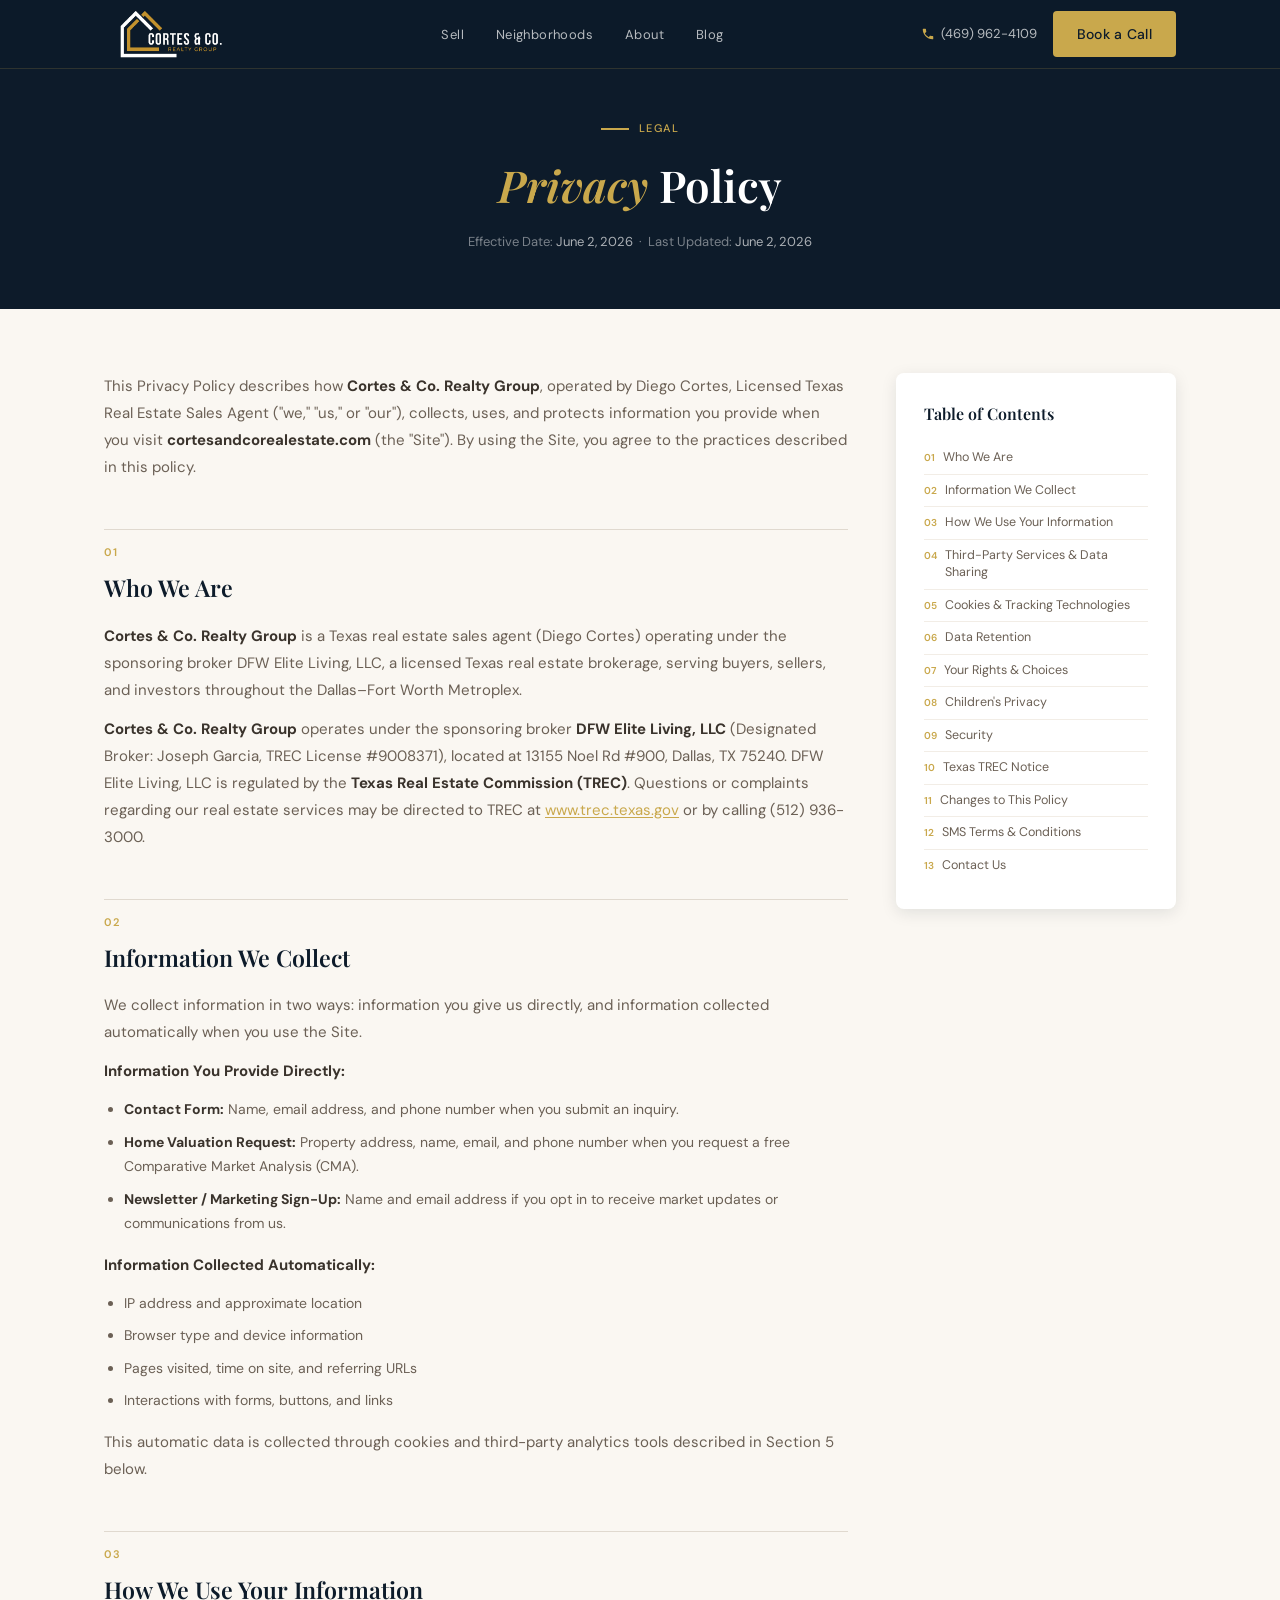
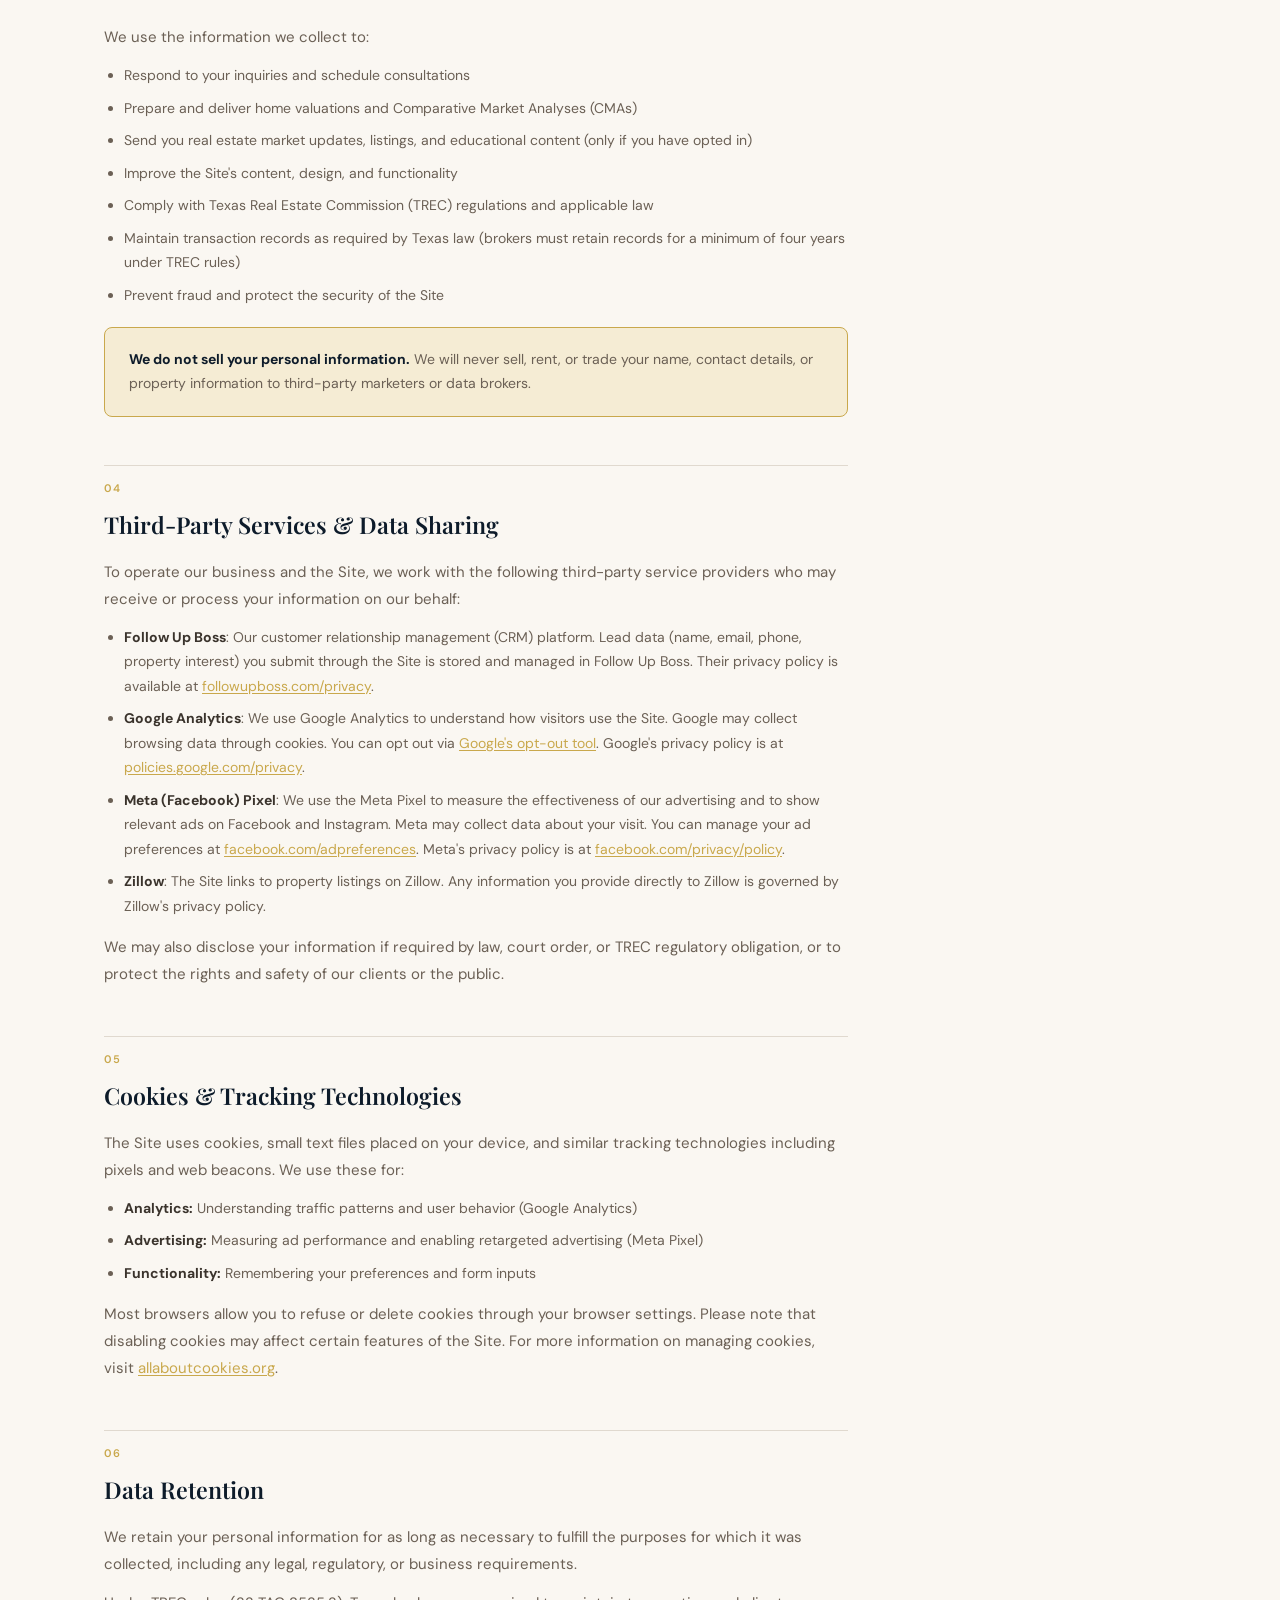
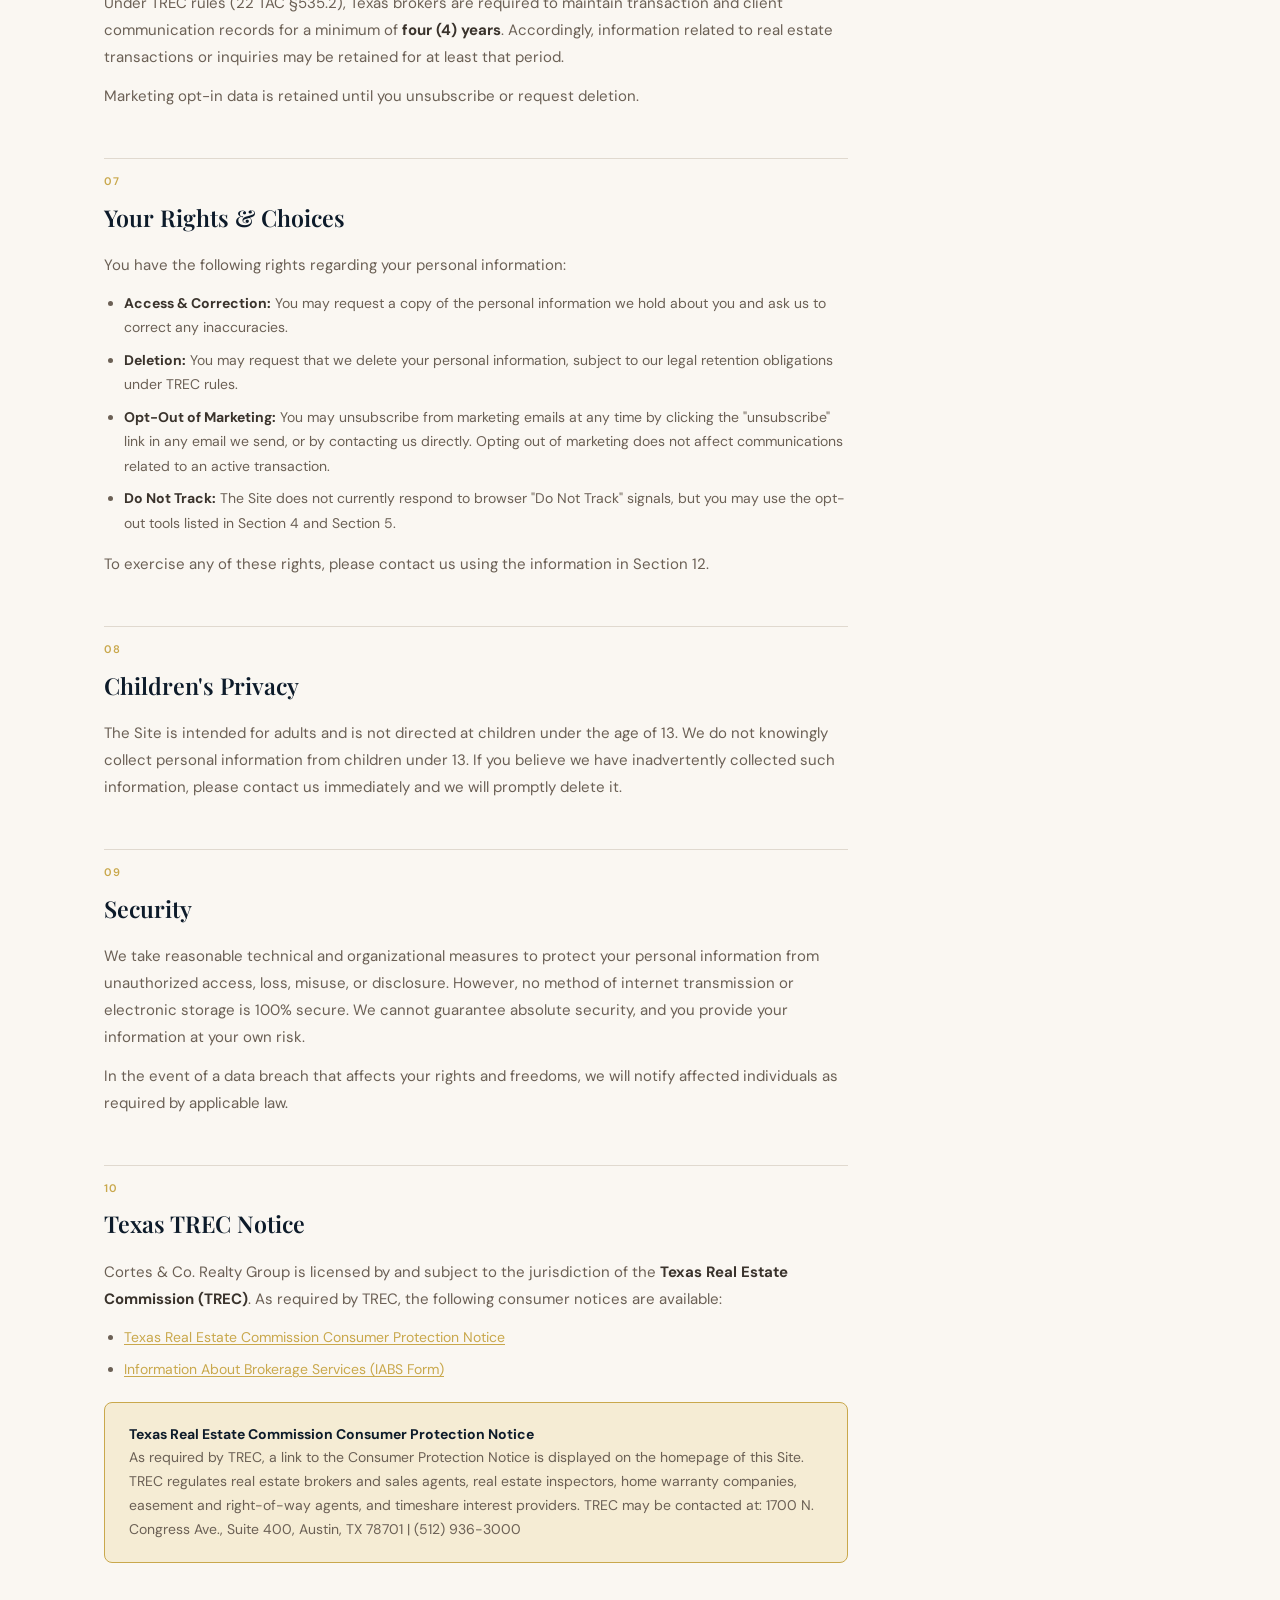
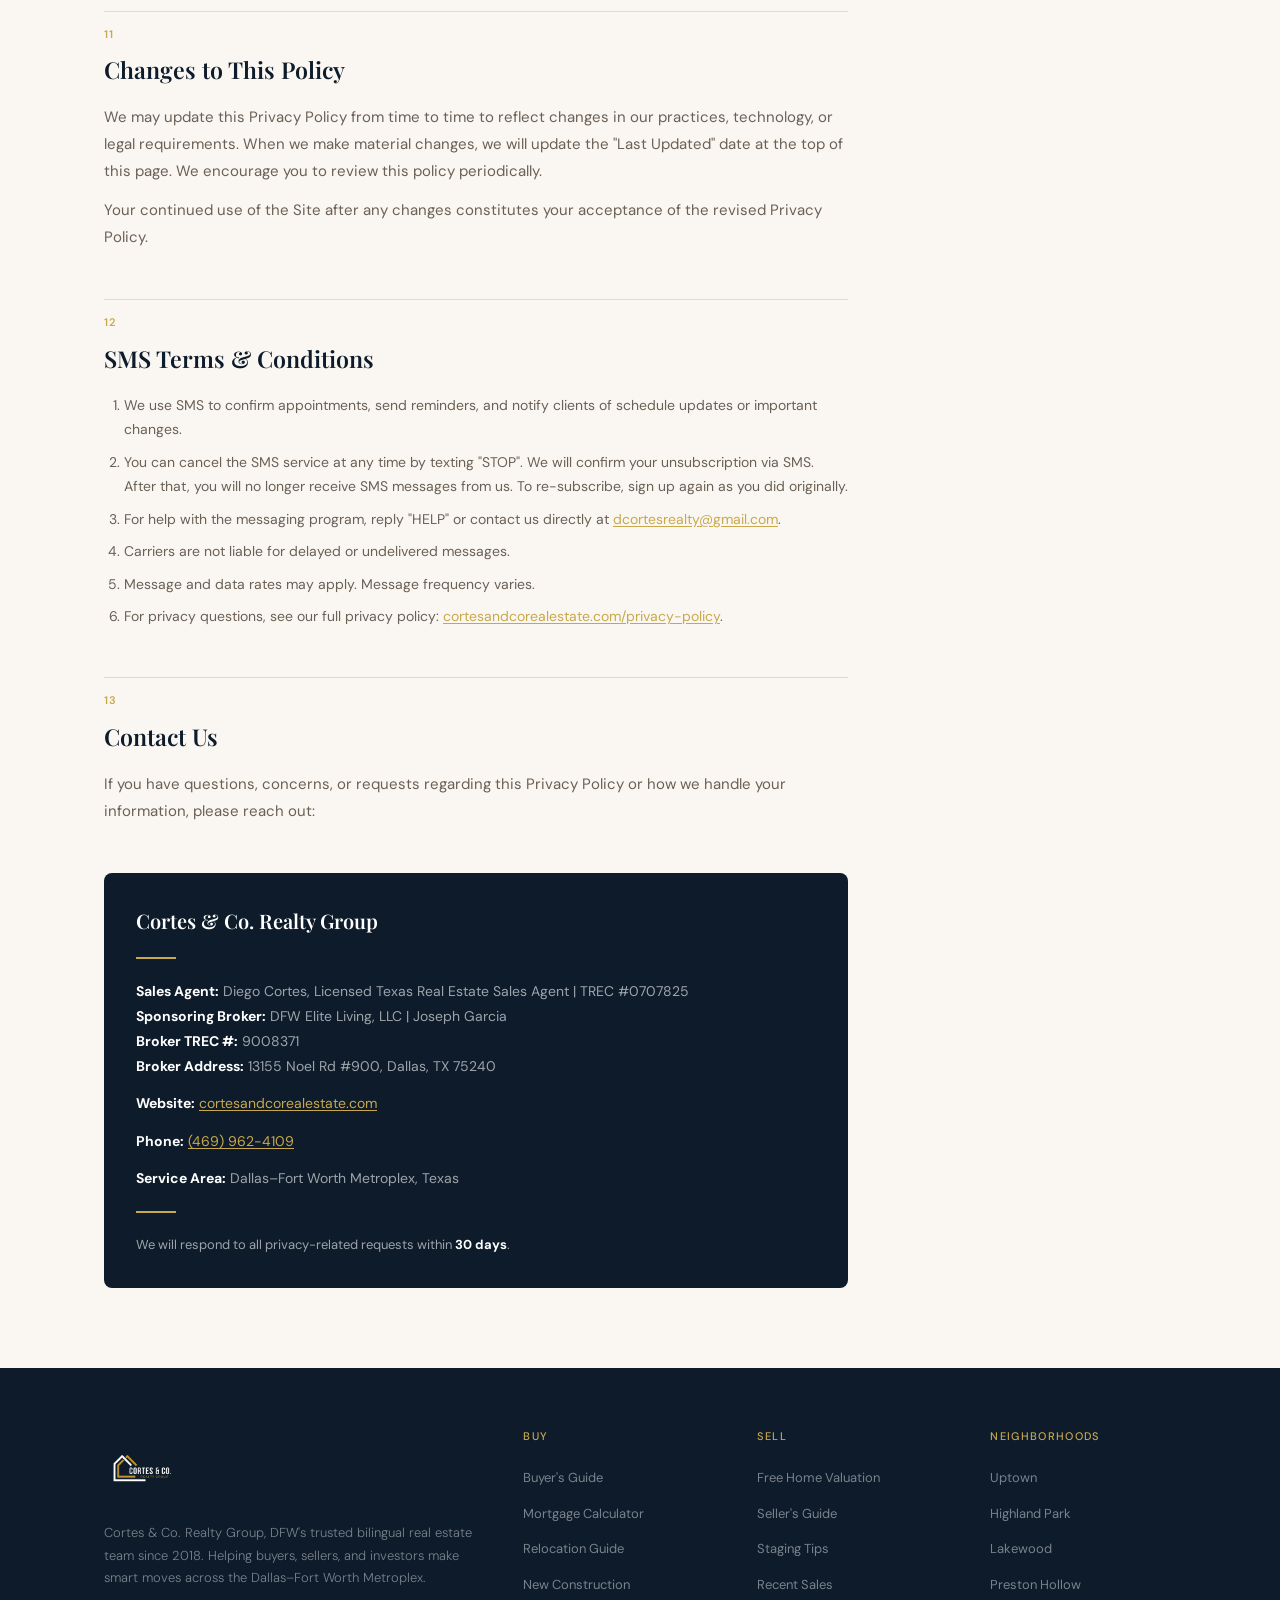
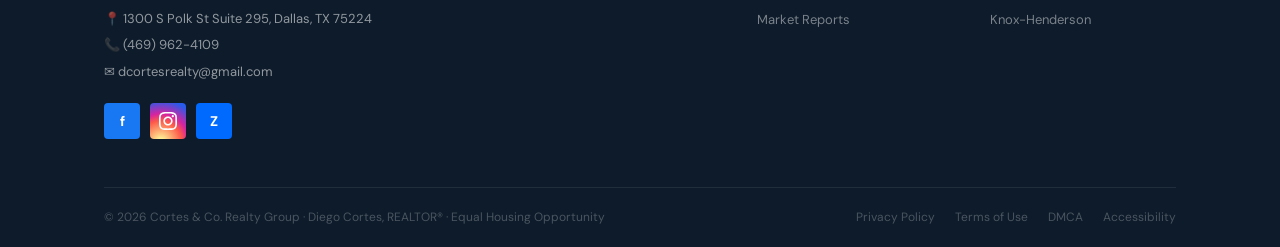
<file: privacy-policy.html>
<!DOCTYPE html>
<html lang="en">
<head>
  <meta charset="UTF-8" />
  <meta name="viewport" content="width=device-width, initial-scale=1.0"/>
  <title>Privacy Policy, Cortes & Co. Realty Group</title>
  <meta name="description" content="Privacy Policy for Cortes & Co. Realty Group, operated by Diego Cortes, Licensed Texas Real Estate Sales Agent serving the DFW Metroplex.">
  <link rel="preconnect" href="https://fonts.googleapis.com">
  <link rel="preconnect" href="https://fonts.gstatic.com" crossorigin>
  <link href="https://fonts.googleapis.com/css2?family=Playfair+Display:ital,wght@0,400;0,600;0,700;1,400&family=DM+Sans:ital,opsz,wght@0,9..40,300;0,9..40,400;0,9..40,500;1,9..40,300&display=swap" rel="stylesheet">
  <link rel="icon" type="image/svg+xml" href="favicon.svg">
  <link rel="stylesheet" href="styles.css">
  <style>
    /* ── PRIVACY PAGE ── */
    .policy-hero {
      background: var(--navy);
      padding: 120px 0 56px;
      text-align: center;
    }
    .policy-hero .section-eyebrow { justify-content: center; }
    .policy-hero h1 {
      font-family: var(--font-display);
      font-size: clamp(2rem, 4vw, 2.75rem);
      font-weight: 600;
      color: var(--white);
      margin-bottom: 12px;
    }
    .policy-hero h1 em { font-style: italic; color: var(--gold); }
    .policy-meta {
      font-size: 13px;
      color: rgba(255,255,255,.45);
      margin-top: 8px;
    }
    .policy-meta span { color: rgba(255,255,255,.65); }

    /* ── LAYOUT ── */
    .policy-body { padding: 64px 0 80px; }

    .policy-layout {
      display: grid;
      grid-template-columns: 1fr 280px;
      gap: 48px;
      align-items: start;
    }

    /* ── SIDEBAR ── */
    .policy-sidebar { position: sticky; top: 88px; }
    .sidebar-card {
      background: var(--white);
      border-radius: 8px;
      padding: 28px;
      box-shadow: var(--shadow-md);
      margin-bottom: 20px;
    }
    .sidebar-card h3 {
      font-family: var(--font-display);
      font-size: 1rem;
      font-weight: 600;
      color: var(--navy);
      margin-bottom: 16px;
    }
    .toc ol {
      list-style: none;
      counter-reset: toc-counter;
      margin: 0;
      padding: 0;
    }
    .toc li {
      counter-increment: toc-counter;
      border-bottom: 1px solid var(--gray-100);
    }
    .toc li:last-child { border-bottom: none; }
    .toc a {
      display: flex;
      align-items: baseline;
      gap: 8px;
      font-size: 12.5px;
      color: var(--gray-600);
      padding: 7px 0;
      transition: color .2s;
      line-height: 1.4;
    }
    .toc a::before {
      content: counter(toc-counter, decimal-leading-zero);
      font-size: 10px;
      font-weight: 600;
      color: var(--gold);
      flex-shrink: 0;
    }
    .toc a:hover { color: var(--navy); }

    /* ── MAIN CONTENT ── */
    .policy-main > p {
      font-size: 15px;
      color: var(--gray-600);
      line-height: 1.8;
      margin-bottom: 14px;
    }

    .policy-main section {
      margin-top: 48px;
      padding-top: 8px;
      border-top: 1px solid var(--gray-200);
    }

    .section-num {
      display: inline-block;
      font-size: 11px;
      font-weight: 600;
      letter-spacing: .12em;
      text-transform: uppercase;
      color: var(--gold);
      margin-bottom: 8px;
    }

    .policy-main h2 {
      font-family: var(--font-display);
      font-size: 1.45rem;
      font-weight: 600;
      color: var(--navy);
      margin-bottom: 16px;
    }

    .policy-main p {
      font-size: 15px;
      color: var(--gray-600);
      line-height: 1.8;
      margin-bottom: 12px;
    }
    .policy-main p:last-child { margin-bottom: 0; }

    .policy-main ul, .policy-main ol {
      margin: 12px 0 16px 0;
      padding-left: 20px;
    }
    .policy-main li {
      font-size: 14px;
      color: var(--gray-600);
      line-height: 1.75;
      margin-bottom: 8px;
    }
    .policy-main li:last-child { margin-bottom: 0; }
    .policy-main strong { color: var(--gray-800); }
    .policy-main a { color: var(--gold); text-decoration: underline; text-underline-offset: 2px; }
    .policy-main a:hover { color: var(--gold-light); }

    /* highlight box */
    .highlight-box {
      background: var(--gold-pale);
      border: 1.5px solid var(--gold);
      border-radius: 8px;
      padding: 20px 24px;
      margin: 20px 0;
      font-size: 14px;
      color: var(--gray-600);
      line-height: 1.7;
    }
    .highlight-box strong { color: var(--navy); }
    .highlight-box a { color: var(--gold); }

    /* contact card */
    .contact-card {
      background: var(--navy);
      border-radius: 8px;
      padding: 32px;
      margin-top: 48px;
    }
    .contact-card h3 {
      font-family: var(--font-display);
      font-size: 1.25rem;
      font-weight: 600;
      color: var(--white);
      margin-bottom: 16px;
    }
    .contact-card p {
      font-size: 14px;
      color: rgba(255,255,255,.6);
      line-height: 1.8;
      margin-bottom: 12px;
    }
    .contact-card p:last-child { margin-bottom: 0; }
    .contact-card strong { color: var(--white) !important; }
    .contact-card a { color: var(--gold); text-decoration: underline; text-underline-offset: 2px; }
    .contact-card a:hover { color: var(--gold-light); }
    .contact-card .divider {
      width: 40px;
      height: 2px;
      background: var(--gold);
      margin: 20px 0;
    }

    @media (max-width: 900px) {
      .policy-layout { grid-template-columns: 1fr; }
      .policy-sidebar { position: static; }
    }
  </style>
</head>
<body>

<!-- ── NAV ── -->
<nav id="nav">
  <div class="nav-inner">
    <div class="nav-logo"><a href="index.html"><img src="websitephotos/logo-dark.png" alt="Logo"></a></div>
    <ul class="nav-links">
      <li><a href="index.html#sell">Sell</a></li>
      <li><a href="index.html#neighborhoods">Neighborhoods</a></li>
      <li><a href="index.html#about">About</a></li>
      <li><a href="blog.html">Blog</a></li>
    </ul>
    <div class="nav-right">
      <div class="nav-phone">(469) 962-4109</div>
      <a href="index.html#contact" class="btn-primary">Book a Call</a>
    </div>
    <div class="hamburger" onclick="toggleMenu()">
      <span></span><span></span><span></span>
    </div>
  </div>
</nav>

<!-- ── HERO ── -->
<section class="policy-hero">
  <div class="container">
    <div class="section-eyebrow" style="justify-content:center;">Legal</div>
    <h1><em>Privacy</em> Policy</h1>
    <p class="policy-meta">Effective Date: <span>June 2, 2026</span> &nbsp;·&nbsp; Last Updated: <span>June 2, 2026</span></p>
  </div>
</section>

<!-- ── BODY ── -->
<section class="policy-body">
  <div class="container">
    <div class="policy-layout">

      <!-- MAIN CONTENT -->
      <div class="policy-main">

        <p>This Privacy Policy describes how <strong>Cortes & Co. Realty Group</strong>, operated by Diego Cortes, Licensed Texas Real Estate Sales Agent ("we," "us," or "our"), collects, uses, and protects information you provide when you visit <strong>cortesandcorealestate.com</strong> (the "Site"). By using the Site, you agree to the practices described in this policy.</p>

        <!-- 1 -->
        <section id="who-we-are">
          <span class="section-num">01</span>
          <h2>Who We Are</h2>
          <p><strong>Cortes & Co. Realty Group</strong> is a Texas real estate sales agent (Diego Cortes) operating under the sponsoring broker DFW Elite Living, LLC, a licensed Texas real estate brokerage, serving buyers, sellers, and investors throughout the Dallas–Fort Worth Metroplex.</p>
          <p><strong>Cortes & Co. Realty Group</strong> operates under the sponsoring broker <strong>DFW Elite Living, LLC</strong> (Designated Broker: Joseph Garcia, TREC License #9008371), located at 13155 Noel Rd #900, Dallas, TX 75240. DFW Elite Living, LLC is regulated by the <strong>Texas Real Estate Commission (TREC)</strong>. Questions or complaints regarding our real estate services may be directed to TREC at <a href="https://www.trec.texas.gov" target="_blank">www.trec.texas.gov</a> or by calling (512) 936-3000.</p>
        </section>

        <!-- 2 -->
        <section id="information-collected">
          <span class="section-num">02</span>
          <h2>Information We Collect</h2>
          <p>We collect information in two ways: information you give us directly, and information collected automatically when you use the Site.</p>

          <p><strong>Information You Provide Directly:</strong></p>
          <ul>
            <li><strong>Contact Form:</strong> Name, email address, and phone number when you submit an inquiry.</li>
            <li><strong>Home Valuation Request:</strong> Property address, name, email, and phone number when you request a free Comparative Market Analysis (CMA).</li>
            <li><strong>Newsletter / Marketing Sign-Up:</strong> Name and email address if you opt in to receive market updates or communications from us.</li>
          </ul>

          <p><strong>Information Collected Automatically:</strong></p>
          <ul>
            <li>IP address and approximate location</li>
            <li>Browser type and device information</li>
            <li>Pages visited, time on site, and referring URLs</li>
            <li>Interactions with forms, buttons, and links</li>
          </ul>
          <p>This automatic data is collected through cookies and third-party analytics tools described in Section 5 below.</p>
        </section>

        <!-- 3 -->
        <section id="how-we-use">
          <span class="section-num">03</span>
          <h2>How We Use Your Information</h2>
          <p>We use the information we collect to:</p>
          <ul>
            <li>Respond to your inquiries and schedule consultations</li>
            <li>Prepare and deliver home valuations and Comparative Market Analyses (CMAs)</li>
            <li>Send you real estate market updates, listings, and educational content (only if you have opted in)</li>
            <li>Improve the Site's content, design, and functionality</li>
            <li>Comply with Texas Real Estate Commission (TREC) regulations and applicable law</li>
            <li>Maintain transaction records as required by Texas law (brokers must retain records for a minimum of four years under TREC rules)</li>
            <li>Prevent fraud and protect the security of the Site</li>
          </ul>

          <div class="highlight-box">
            <strong>We do not sell your personal information.</strong> We will never sell, rent, or trade your name, contact details, or property information to third-party marketers or data brokers.
          </div>
        </section>

        <!-- 4 -->
        <section id="third-parties">
          <span class="section-num">04</span>
          <h2>Third-Party Services & Data Sharing</h2>
          <p>To operate our business and the Site, we work with the following third-party service providers who may receive or process your information on our behalf:</p>
          <ul>
            <li><strong>Follow Up Boss</strong>: Our customer relationship management (CRM) platform. Lead data (name, email, phone, property interest) you submit through the Site is stored and managed in Follow Up Boss. Their privacy policy is available at <a href="https://www.followupboss.com/privacy" target="_blank">followupboss.com/privacy</a>.</li>
            <li><strong>Google Analytics</strong>: We use Google Analytics to understand how visitors use the Site. Google may collect browsing data through cookies. You can opt out via <a href="https://tools.google.com/dlpage/gaoptout" target="_blank">Google's opt-out tool</a>. Google's privacy policy is at <a href="https://policies.google.com/privacy" target="_blank">policies.google.com/privacy</a>.</li>
            <li><strong>Meta (Facebook) Pixel</strong>: We use the Meta Pixel to measure the effectiveness of our advertising and to show relevant ads on Facebook and Instagram. Meta may collect data about your visit. You can manage your ad preferences at <a href="https://www.facebook.com/adpreferences" target="_blank">facebook.com/adpreferences</a>. Meta's privacy policy is at <a href="https://www.facebook.com/privacy/policy/" target="_blank">facebook.com/privacy/policy</a>.</li>
            <li><strong>Zillow</strong>: The Site links to property listings on Zillow. Any information you provide directly to Zillow is governed by Zillow's privacy policy.</li>
          </ul>

          <p>We may also disclose your information if required by law, court order, or TREC regulatory obligation, or to protect the rights and safety of our clients or the public.</p>
        </section>

        <!-- 5 -->
        <section id="cookies">
          <span class="section-num">05</span>
          <h2>Cookies & Tracking Technologies</h2>
          <p>The Site uses cookies, small text files placed on your device, and similar tracking technologies including pixels and web beacons. We use these for:</p>
          <ul>
            <li><strong>Analytics:</strong> Understanding traffic patterns and user behavior (Google Analytics)</li>
            <li><strong>Advertising:</strong> Measuring ad performance and enabling retargeted advertising (Meta Pixel)</li>
            <li><strong>Functionality:</strong> Remembering your preferences and form inputs</li>
          </ul>
          <p>Most browsers allow you to refuse or delete cookies through your browser settings. Please note that disabling cookies may affect certain features of the Site. For more information on managing cookies, visit <a href="https://www.allaboutcookies.org" target="_blank">allaboutcookies.org</a>.</p>
        </section>

        <!-- 6 -->
        <section id="data-retention">
          <span class="section-num">06</span>
          <h2>Data Retention</h2>
          <p>We retain your personal information for as long as necessary to fulfill the purposes for which it was collected, including any legal, regulatory, or business requirements.</p>
          <p>Under TREC rules (22 TAC §535.2), Texas brokers are required to maintain transaction and client communication records for a minimum of <strong>four (4) years</strong>. Accordingly, information related to real estate transactions or inquiries may be retained for at least that period.</p>
          <p>Marketing opt-in data is retained until you unsubscribe or request deletion.</p>
        </section>

        <!-- 7 -->
        <section id="your-rights">
          <span class="section-num">07</span>
          <h2>Your Rights & Choices</h2>
          <p>You have the following rights regarding your personal information:</p>
          <ul>
            <li><strong>Access & Correction:</strong> You may request a copy of the personal information we hold about you and ask us to correct any inaccuracies.</li>
            <li><strong>Deletion:</strong> You may request that we delete your personal information, subject to our legal retention obligations under TREC rules.</li>
            <li><strong>Opt-Out of Marketing:</strong> You may unsubscribe from marketing emails at any time by clicking the "unsubscribe" link in any email we send, or by contacting us directly. Opting out of marketing does not affect communications related to an active transaction.</li>
            <li><strong>Do Not Track:</strong> The Site does not currently respond to browser "Do Not Track" signals, but you may use the opt-out tools listed in Section 4 and Section 5.</li>
          </ul>
          <p>To exercise any of these rights, please contact us using the information in Section 12.</p>
        </section>

        <!-- 8 -->
        <section id="children">
          <span class="section-num">08</span>
          <h2>Children's Privacy</h2>
          <p>The Site is intended for adults and is not directed at children under the age of 13. We do not knowingly collect personal information from children under 13. If you believe we have inadvertently collected such information, please contact us immediately and we will promptly delete it.</p>
        </section>

        <!-- 9 -->
        <section id="security">
          <span class="section-num">09</span>
          <h2>Security</h2>
          <p>We take reasonable technical and organizational measures to protect your personal information from unauthorized access, loss, misuse, or disclosure. However, no method of internet transmission or electronic storage is 100% secure. We cannot guarantee absolute security, and you provide your information at your own risk.</p>
          <p>In the event of a data breach that affects your rights and freedoms, we will notify affected individuals as required by applicable law.</p>
        </section>

        <!-- 10 -->
        <section id="texas-trec">
          <span class="section-num">10</span>
          <h2>Texas TREC Notice</h2>
          <p>Cortes & Co. Realty Group is licensed by and subject to the jurisdiction of the <strong>Texas Real Estate Commission (TREC)</strong>. As required by TREC, the following consumer notices are available:</p>
          <ul>
            <li><a href="https://www.trec.texas.gov/sites/default/files/pdf-forms/CN%201-4-1_0.pdf" target="_blank">Texas Real Estate Commission Consumer Protection Notice</a></li>
            <li><a href="https://www.trec.texas.gov/sites/default/files/pdf-forms/IABS%201-0_1.pdf" target="_blank">Information About Brokerage Services (IABS Form)</a></li>
          </ul>
          <div class="highlight-box">
            <strong>Texas Real Estate Commission Consumer Protection Notice</strong><br/>
            As required by TREC, a link to the Consumer Protection Notice is displayed on the homepage of this Site. TREC regulates real estate brokers and sales agents, real estate inspectors, home warranty companies, easement and right-of-way agents, and timeshare interest providers. TREC may be contacted at: 1700 N. Congress Ave., Suite 400, Austin, TX 78701 | (512) 936-3000
          </div>
        </section>

        <!-- 11 -->
        <section id="changes">
          <span class="section-num">11</span>
          <h2>Changes to This Policy</h2>
          <p>We may update this Privacy Policy from time to time to reflect changes in our practices, technology, or legal requirements. When we make material changes, we will update the "Last Updated" date at the top of this page. We encourage you to review this policy periodically.</p>
          <p>Your continued use of the Site after any changes constitutes your acceptance of the revised Privacy Policy.</p>
        </section>

        <!-- 12 -->
        <section id="sms-terms">
          <span class="section-num">12</span>
          <h2>SMS Terms &amp; Conditions</h2>
          <ol>
            <li>We use SMS to confirm appointments, send reminders, and notify clients of schedule updates or important changes.</li>
            <li>You can cancel the SMS service at any time by texting "STOP". We will confirm your unsubscription via SMS. After that, you will no longer receive SMS messages from us. To re-subscribe, sign up again as you did originally.</li>
            <li>For help with the messaging program, reply "HELP" or contact us directly at <a href="mailto:dcortesrealty@gmail.com">dcortesrealty@gmail.com</a>.</li>
            <li>Carriers are not liable for delayed or undelivered messages.</li>
            <li>Message and data rates may apply. Message frequency varies.</li>
            <li>For privacy questions, see our full privacy policy: <a href="privacy-policy.html">cortesandcorealestate.com/privacy-policy</a>.</li>
          </ol>
        </section>

        <!-- 13 -->
        <section id="contact">
          <span class="section-num">13</span>
          <h2>Contact Us</h2>
          <p>If you have questions, concerns, or requests regarding this Privacy Policy or how we handle your information, please reach out:</p>
        </section>

        <div class="contact-card">
          <h3>Cortes & Co. Realty Group</h3>
          <div class="divider"></div>
          <p><strong>Sales Agent:</strong> Diego Cortes, Licensed Texas Real Estate Sales Agent | TREC #0707825<br/><strong>Sponsoring Broker:</strong> DFW Elite Living, LLC | Joseph Garcia<br/><strong>Broker TREC #:</strong> 9008371<br/><strong>Broker Address:</strong> 13155 Noel Rd #900, Dallas, TX 75240</p>
          <p><strong>Website:</strong> <a href="https://cortesandcorealestate.com">cortesandcorealestate.com</a></p>
          <p><strong>Phone:</strong> <a href="tel:4699624109">(469) 962-4109</a></p>
          <p><strong>Service Area:</strong> Dallas–Fort Worth Metroplex, Texas</p>
          <div class="divider"></div>
          <p style="font-size:13px;">We will respond to all privacy-related requests within <strong>30 days</strong>.</p>
        </div>

      </div>

      <!-- SIDEBAR -->
      <div class="policy-sidebar">
        <div class="sidebar-card">
          <h3>Table of Contents</h3>
          <nav class="toc">
            <ol>
              <li><a href="#who-we-are">Who We Are</a></li>
              <li><a href="#information-collected">Information We Collect</a></li>
              <li><a href="#how-we-use">How We Use Your Information</a></li>
              <li><a href="#third-parties">Third-Party Services & Data Sharing</a></li>
              <li><a href="#cookies">Cookies & Tracking Technologies</a></li>
              <li><a href="#data-retention">Data Retention</a></li>
              <li><a href="#your-rights">Your Rights & Choices</a></li>
              <li><a href="#children">Children's Privacy</a></li>
              <li><a href="#security">Security</a></li>
              <li><a href="#texas-trec">Texas TREC Notice</a></li>
              <li><a href="#changes">Changes to This Policy</a></li>
              <li><a href="#sms-terms">SMS Terms &amp; Conditions</a></li>
              <li><a href="#contact">Contact Us</a></li>
            </ol>
          </nav>
        </div>
      </div>

    </div>
  </div>
</section>

<!-- ── FOOTER ── -->
<footer id="footer">
  <div class="container">
    <div class="footer-grid">
      <div>
        <div class="footer-logo"><a href="index.html"><img src="websitephotos/logo-dark.png" alt="Logo"></a></div>
        <p class="footer-about">Cortes & Co. Realty Group, DFW's trusted bilingual real estate team since 2018. Helping buyers, sellers, and investors make smart moves across the Dallas–Fort Worth Metroplex.</p>
        <div class="footer-contact-item">📍 1300 S Polk St Suite 295, Dallas, TX 75224</div>
        <div class="footer-contact-item">📞 (469) 962-4109</div>
        <div class="footer-contact-item">✉ dcortesrealty@gmail.com</div>
        <div class="footer-social">
          <a href="https://www.facebook.com/diegocortesrealestate/" target="_blank" rel="noopener noreferrer" class="social-icon" style="background:#1877f2; color:#fff;">f</a>
          <a href="https://www.instagram.com/diegocortes_realestate/?hl=en" target="_blank" rel="noopener noreferrer" class="social-icon" style="background:radial-gradient(circle at 30% 107%, #fdf497 0%, #fdf497 5%, #fd5949 45%, #d6249f 60%, #285AEB 90%); color:#fff;">
            <svg xmlns="http://www.w3.org/2000/svg" width="18" height="18" viewBox="0 0 24 24" fill="white"><path d="M12 2.163c3.204 0 3.584.012 4.85.07 3.252.148 4.771 1.691 4.919 4.919.058 1.265.069 1.645.069 4.849 0 3.205-.012 3.584-.069 4.849-.149 3.225-1.664 4.771-4.919 4.919-1.266.058-1.644.07-4.85.07-3.204 0-3.584-.012-4.849-.07-3.26-.149-4.771-1.699-4.919-4.92-.058-1.265-.07-1.644-.07-4.849 0-3.204.013-3.583.07-4.849.149-3.227 1.664-4.771 4.919-4.919 1.266-.057 1.645-.069 4.849-.069zm0-2.163c-3.259 0-3.667.014-4.947.072-4.358.2-6.78 2.618-6.98 6.98-.059 1.281-.073 1.689-.073 4.948 0 3.259.014 3.668.072 4.948.2 4.358 2.618 6.78 6.98 6.98 1.281.058 1.689.072 4.948.072 3.259 0 3.668-.014 4.948-.072 4.354-.2 6.782-2.618 6.979-6.98.059-1.28.073-1.689.073-4.948 0-3.259-.014-3.667-.072-4.947-.196-4.354-2.617-6.78-6.979-6.98-1.281-.059-1.69-.073-4.949-.073zm0 5.838c-3.403 0-6.162 2.759-6.162 6.162s2.759 6.163 6.162 6.163 6.162-2.759 6.162-6.163c0-3.403-2.759-6.162-6.162-6.162zm0 10.162c-2.209 0-4-1.79-4-4 0-2.209 1.791-4 4-4s4 1.791 4 4c0 2.21-1.791 4-4 4zm6.406-11.845c-.796 0-1.441.645-1.441 1.44s.645 1.44 1.441 1.44c.795 0 1.439-.645 1.439-1.44s-.644-1.44-1.439-1.44z"/></svg>
          </a>
          <a href="https://www.zillow.com/profile/Diego%20Cortes" target="_blank" rel="noopener noreferrer" class="social-icon" style="background:#006aff; color:#fff;">Z</a>
        </div>
      </div>
      <div class="footer-col">
        <h4>Buy</h4>
        <ul class="footer-links">
          <li><a href="buyers-guide.html">Buyer's Guide</a></li>
          <li><a href="mortgage-calculator.html">Mortgage Calculator</a></li>
          <li><a href="relocation-guide.html">Relocation Guide</a></li>
          <li><a href="new-construction.html">New Construction</a></li>
        </ul>
      </div>
      <div class="footer-col">
        <h4>Sell</h4>
        <ul class="footer-links">
          <li><a href="index.html#sell">Free Home Valuation</a></li>
          <li><a href="sellers-guide.html">Seller's Guide</a></li>
          <li><a href="staging-tips.html">Staging Tips</a></li>
          <li><a href="index.html#sold">Recent Sales</a></li>
          <li><a href="Market-report.html">Market Reports</a></li>
        </ul>
      </div>
      <div class="footer-col">
        <h4>Neighborhoods</h4>
        <ul class="footer-links">
          <li><a href="index.html#neighborhoods">Uptown</a></li>
          <li><a href="index.html#neighborhoods">Highland Park</a></li>
          <li><a href="index.html#neighborhoods">Lakewood</a></li>
          <li><a href="index.html#neighborhoods">Preston Hollow</a></li>
          <li><a href="index.html#neighborhoods">Knox-Henderson</a></li>
        </ul>
      </div>
    </div>
    <div class="footer-bottom">
      <p>© 2026 Cortes & Co. Realty Group · Diego Cortes, REALTOR® · Equal Housing Opportunity</p>
      <div class="footer-bottom-links">
        <a href="privacy-policy.html">Privacy Policy</a>
        <a href="#">Terms of Use</a>
        <a href="#">DMCA</a>
        <a href="#">Accessibility</a>
      </div>
    </div>
  </div>
</footer>

<script src="app.js"></script>
</body>
</html>
</file>
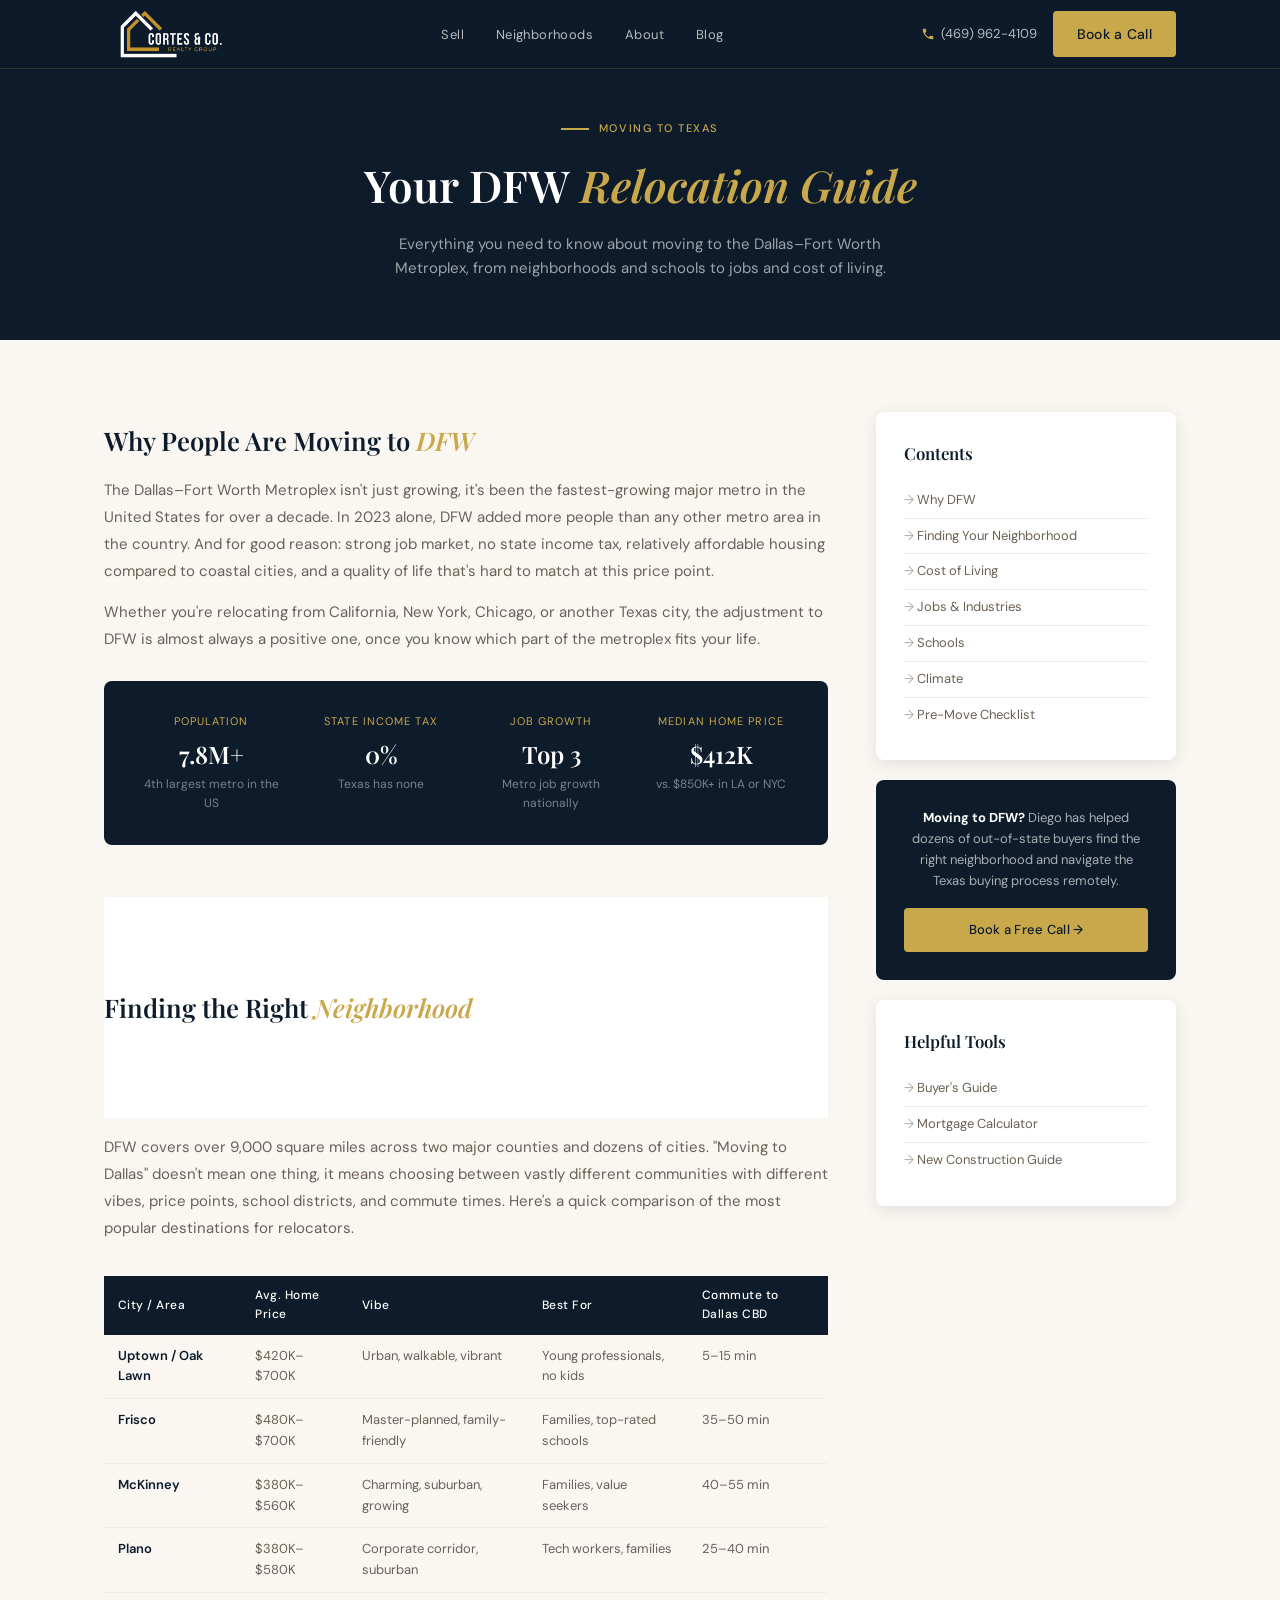
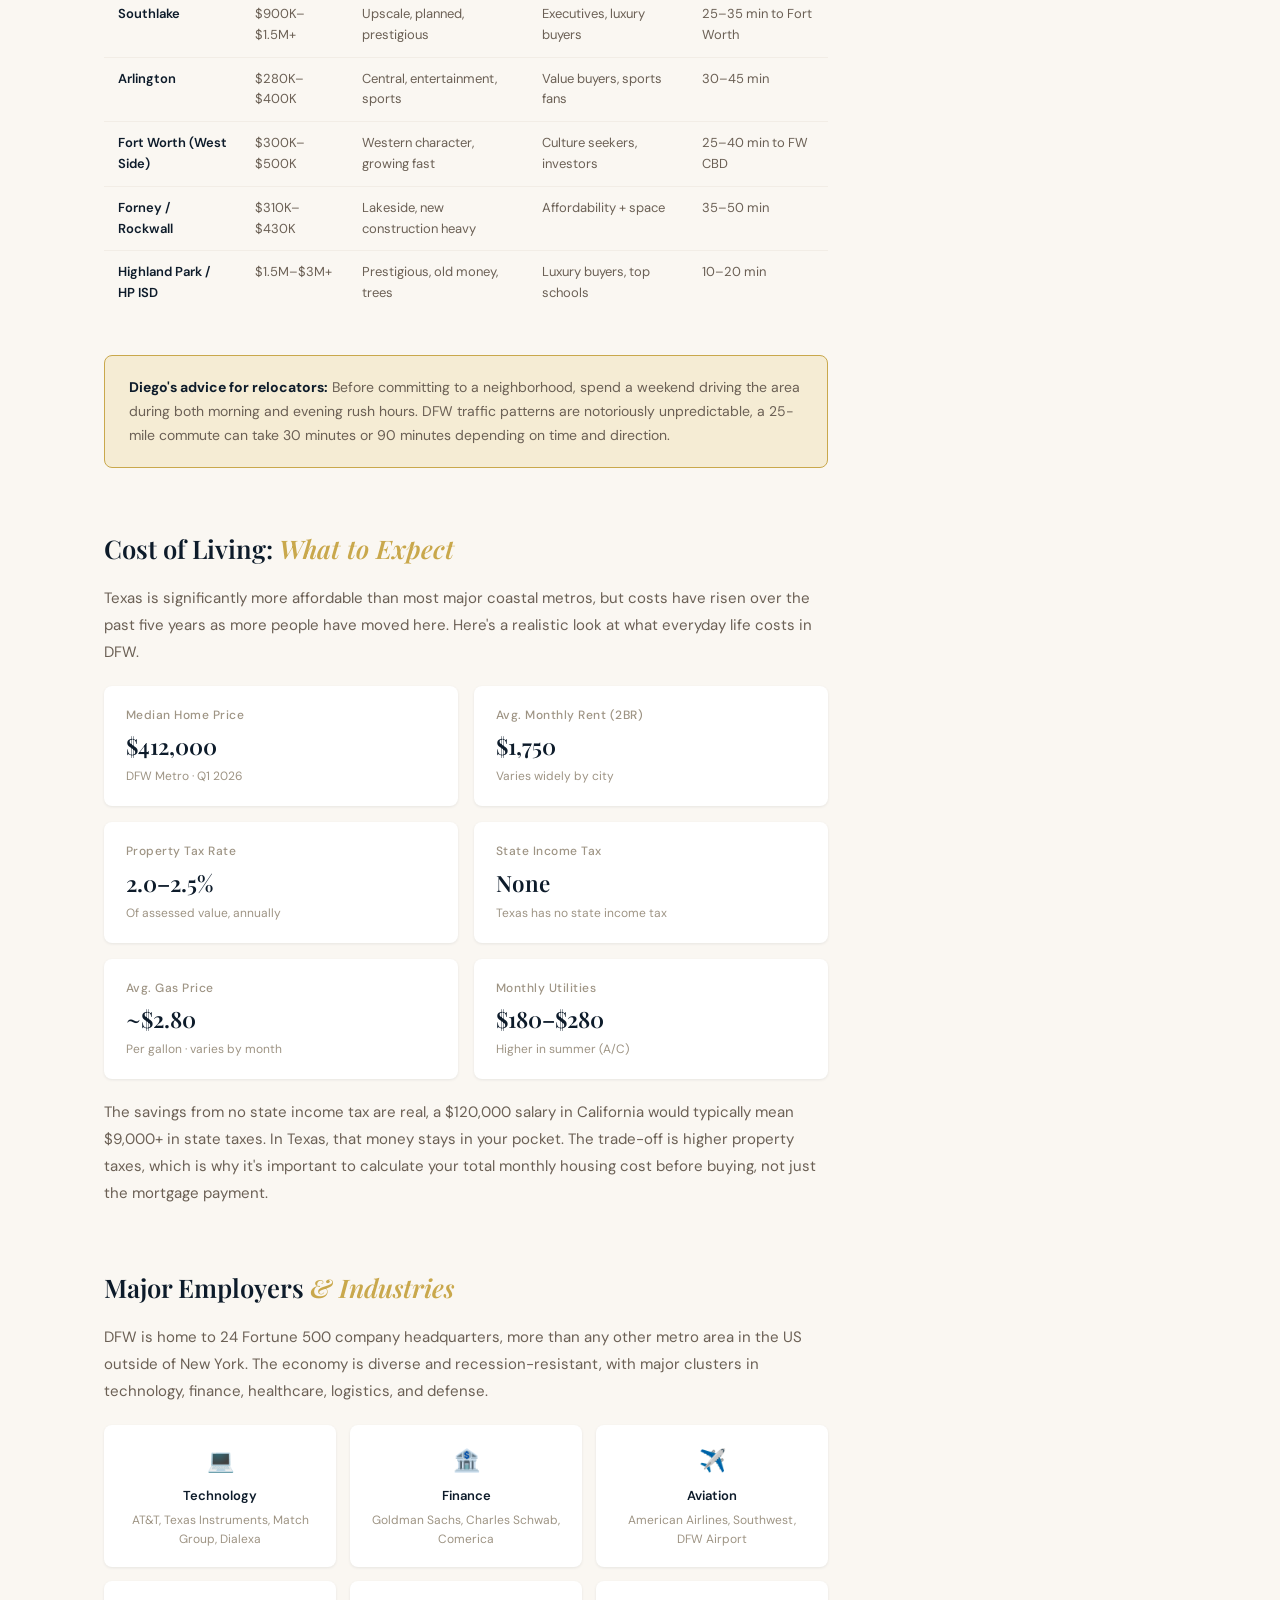
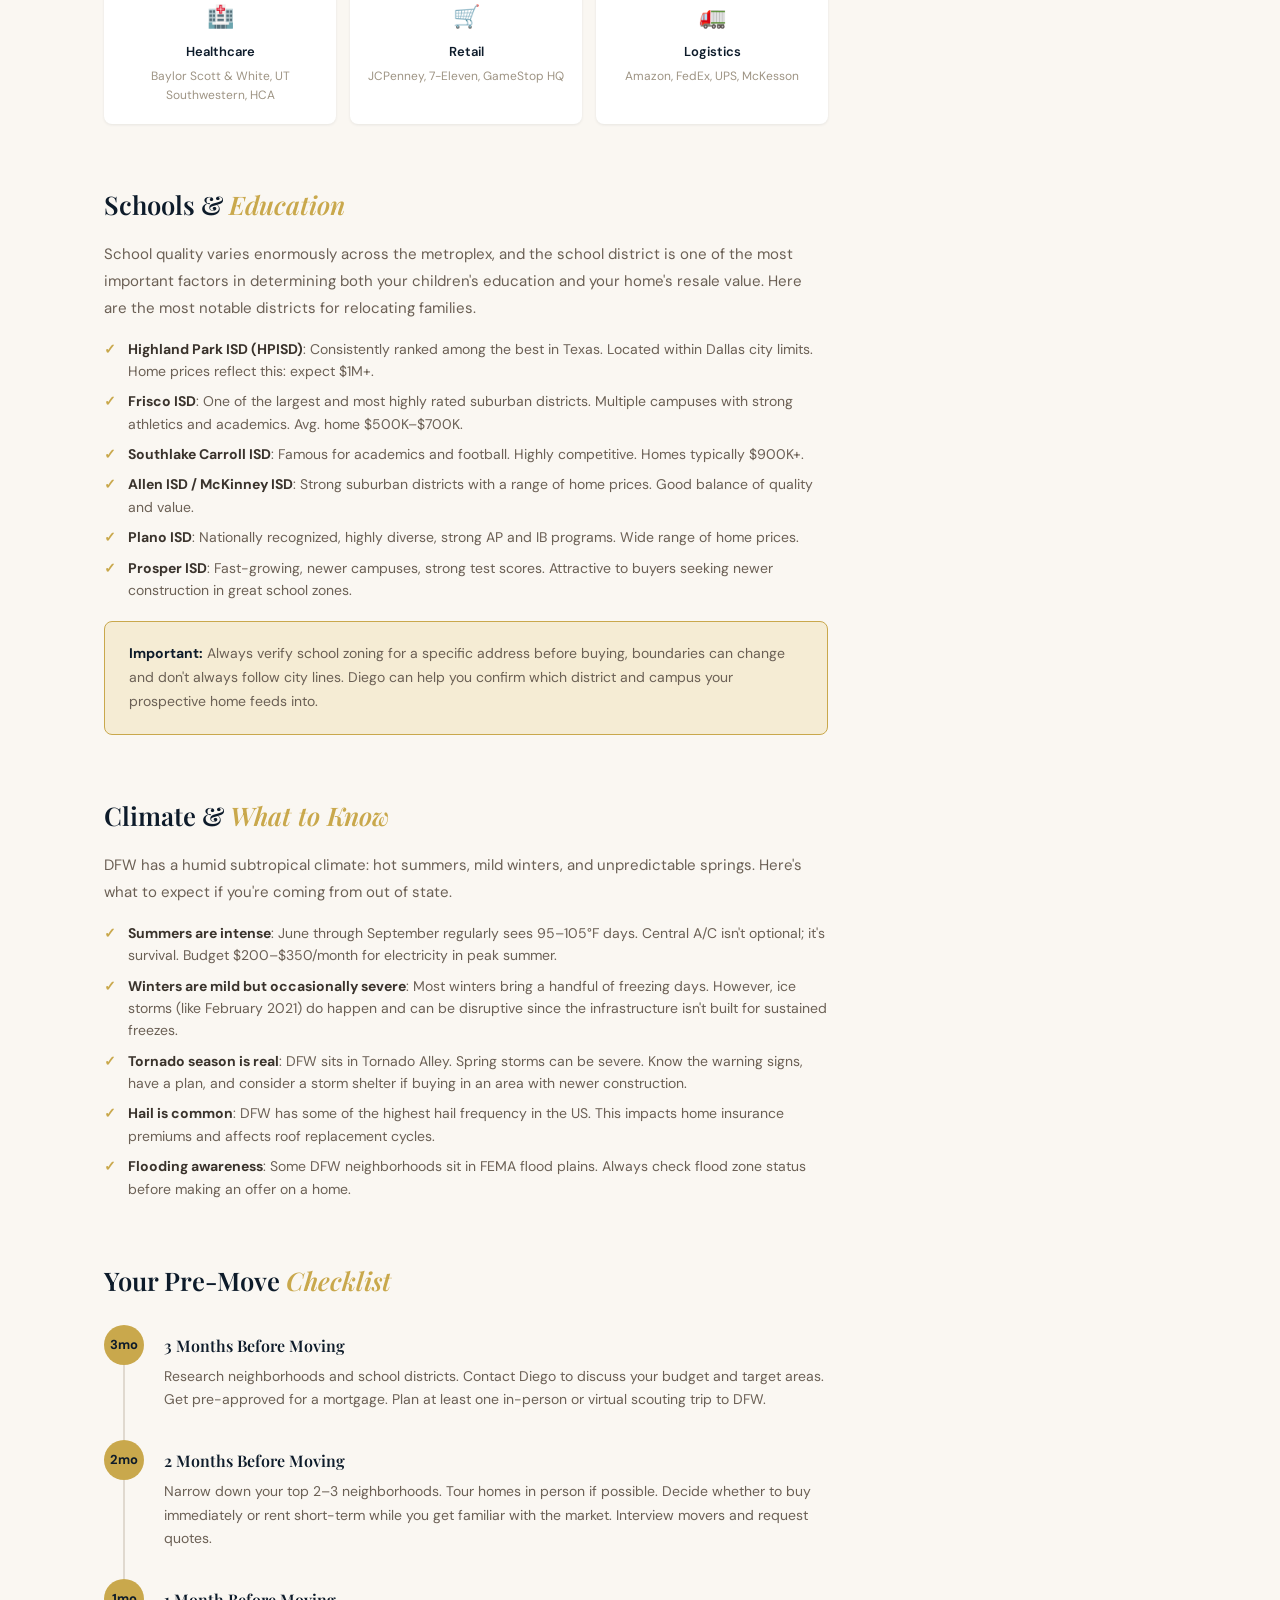
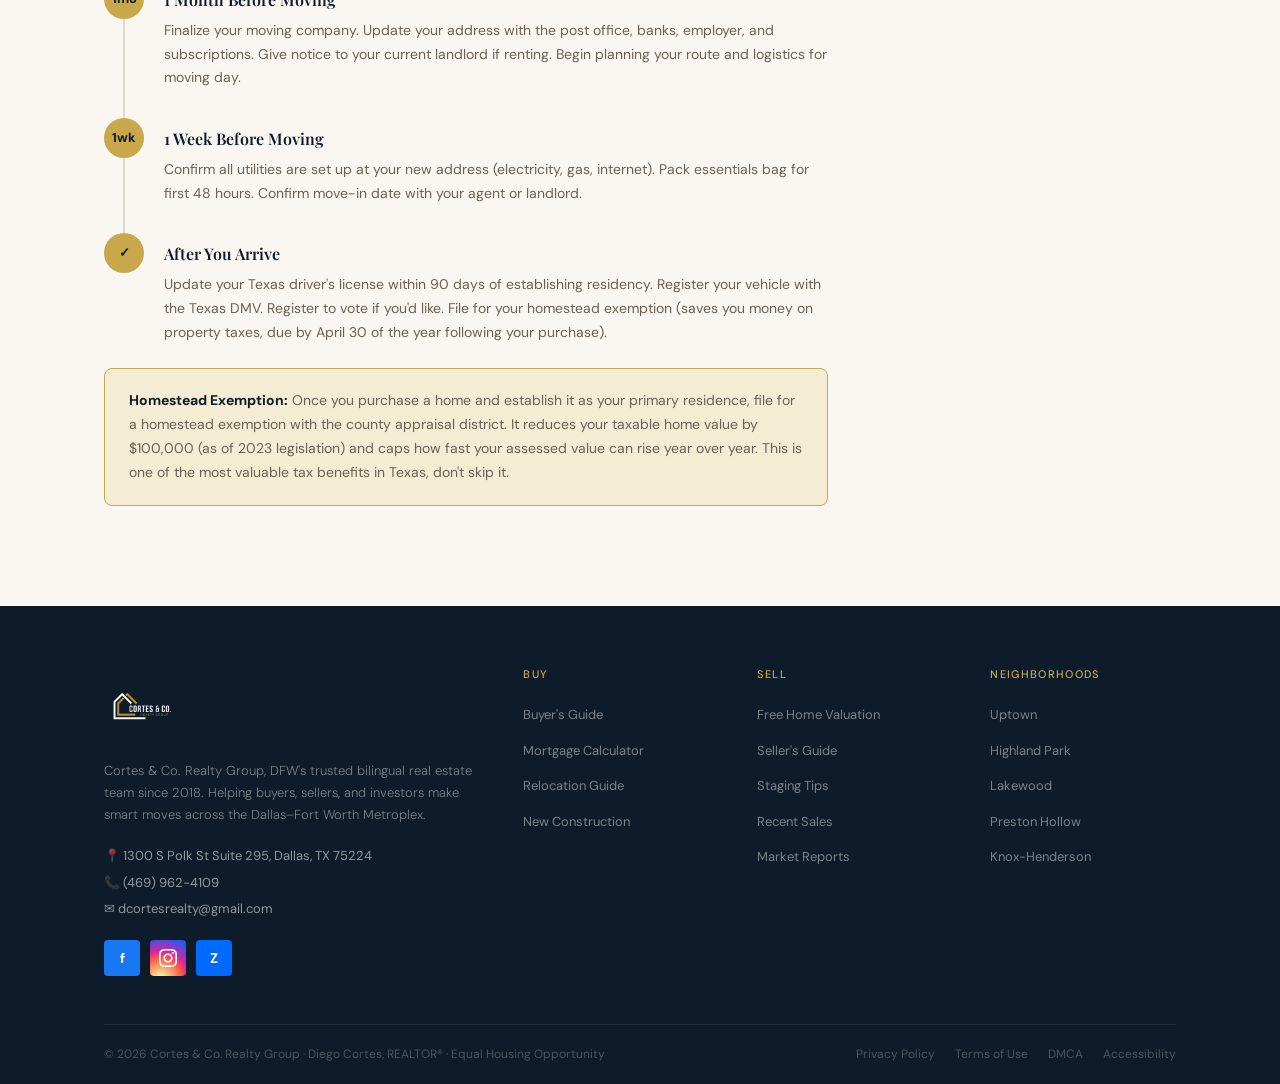
<file: relocation-guide.html>
<!DOCTYPE html>
<html lang="en">
<head>
<meta charset="UTF-8">
<meta name="viewport" content="width=device-width, initial-scale=1.0">
<title>DFW Relocation Guide | Diego Cortes, Realtor® | Dallas Fort Worth</title>
<meta name="description" content="Moving to Dallas–Fort Worth? Diego Cortes' relocation guide covers neighborhoods, cost of living, schools, jobs, and everything you need to settle into DFW.">
<link rel="preconnect" href="https://fonts.googleapis.com">
<link rel="preconnect" href="https://fonts.gstatic.com" crossorigin>
<link href="https://fonts.googleapis.com/css2?family=Playfair+Display:ital,wght@0,400;0,600;0,700;1,400&family=DM+Sans:ital,opsz,wght@0,9..40,300;0,9..40,400;0,9..40,500;1,9..40,300&display=swap" rel="stylesheet">
<link rel="icon" type="image/svg+xml" href="favicon.svg">
<link rel="stylesheet" href="styles.css">
<style>
  .guide-hero {
    background: var(--navy);
    padding: 120px 0 60px;
    text-align: center;
  }
  .guide-hero .section-eyebrow { justify-content: center; }
  .guide-hero h1 {
    font-family: var(--font-display);
    font-size: clamp(2rem, 4vw, 2.75rem);
    font-weight: 600;
    color: var(--white);
    margin-bottom: 12px;
  }
  .guide-hero h1 em { font-style: italic; color: var(--gold); }
  .guide-hero p {
    color: rgba(255,255,255,.6);
    font-size: 15px;
    max-width: 520px;
    margin: 0 auto;
  }

  .guide-body { padding: 72px 0 80px; }

  .guide-layout {
    display: grid;
    grid-template-columns: 1fr 300px;
    gap: 48px;
    align-items: start;
  }

  .guide-sidebar { position: sticky; top: 88px; }
  .sidebar-card {
    background: var(--white);
    border-radius: 8px;
    padding: 28px;
    box-shadow: var(--shadow-md);
    margin-bottom: 20px;
  }
  .sidebar-card h3 {
    font-family: var(--font-display);
    font-size: 1.05rem;
    font-weight: 600;
    color: var(--navy);
    margin-bottom: 16px;
  }
  .sidebar-nav a {
    display: block;
    font-size: 13px;
    color: var(--gray-600);
    padding: 7px 0;
    border-bottom: 1px solid var(--gray-100);
    transition: color .2s;
  }
  .sidebar-nav a:last-child { border-bottom: none; }
  .sidebar-nav a:hover { color: var(--gold); }
  .sidebar-nav a::before { content: '→ '; opacity: .5; }

  .cta-sidebar {
    background: var(--navy);
    border-radius: 8px;
    padding: 28px;
    text-align: center;
  }
  .cta-sidebar p {
    font-size: 13px;
    color: rgba(255,255,255,.65);
    line-height: 1.6;
    margin-bottom: 16px;
  }
  .cta-sidebar strong { color: var(--white); }
  .cta-sidebar .btn-primary { width: 100%; justify-content: center; font-size: 13px; }

  .guide-main h2 {
    font-family: var(--font-display);
    font-size: 1.6rem;
    font-weight: 600;
    color: var(--navy);
    margin: 52px 0 16px;
    padding-top: 8px;
  }
  .guide-main h2:first-child { margin-top: 0; }
  .guide-main h2 em { font-style: italic; color: var(--gold); }
  .guide-main p {
    font-size: 15px;
    color: var(--gray-600);
    line-height: 1.8;
    margin-bottom: 14px;
  }
  .guide-main strong { color: var(--gray-800); }

  .stat-bar {
    background: var(--navy);
    border-radius: 8px;
    padding: 32px;
    margin: 28px 0;
    display: grid;
    grid-template-columns: repeat(4, 1fr);
    gap: 20px;
    text-align: center;
  }
  .stat-bar-item-label { font-size: 11px; letter-spacing: .1em; text-transform: uppercase; color: var(--gold); margin-bottom: 4px; }
  .stat-bar-item-value { font-family: var(--font-display); font-size: 1.5rem; font-weight: 600; color: var(--white); }
  .stat-bar-item-sub { font-size: 12px; color: rgba(255,255,255,.45); margin-top: 2px; }

  .tip-box {
    background: var(--gold-pale);
    border: 1.5px solid var(--gold);
    border-radius: 8px;
    padding: 20px 24px;
    margin: 20px 0;
    font-size: 14px;
    color: var(--gray-600);
    line-height: 1.7;
  }
  .tip-box strong { color: var(--navy); }

  .check-list { list-style: none; margin: 16px 0; display: flex; flex-direction: column; gap: 8px; }
  .check-list li {
    font-size: 14px; color: var(--gray-600); padding-left: 24px; position: relative; line-height: 1.6;
  }
  .check-list li::before {
    content: '✓'; position: absolute; left: 0; color: var(--gold); font-weight: 700;
  }

  /* neighborhood comparison table */
  .hood-table { width: 100%; border-collapse: collapse; margin: 20px 0; font-size: 13px; }
  .hood-table th {
    background: var(--navy); color: var(--white); padding: 10px 14px;
    text-align: left; font-weight: 500; font-size: 12px; letter-spacing: .04em;
  }
  .hood-table td { padding: 11px 14px; border-bottom: 1px solid var(--gray-100); color: var(--gray-600); vertical-align: top; }
  .hood-table tr:last-child td { border-bottom: none; }
  .hood-table tr:nth-child(even) td { background: var(--cream); }
  .hood-table td:first-child { font-weight: 600; color: var(--navy); }

  /* cost comparison */
  .cost-grid { display: grid; grid-template-columns: 1fr 1fr; gap: 16px; margin: 20px 0; }
  .cost-card {
    background: var(--white);
    border-radius: 8px;
    padding: 20px 22px;
    box-shadow: var(--shadow-sm);
  }
  .cost-card-label { font-size: 12px; font-weight: 500; color: var(--gray-400); letter-spacing: .04em; margin-bottom: 4px; }
  .cost-card-value { font-family: var(--font-display); font-size: 1.4rem; font-weight: 600; color: var(--navy); }
  .cost-card-sub { font-size: 12px; color: var(--gray-400); margin-top: 2px; }

  /* timeline */
  .reloc-timeline { margin: 24px 0; display: flex; flex-direction: column; gap: 0; }
  .reloc-step {
    display: flex;
    gap: 20px;
    padding-bottom: 28px;
    position: relative;
  }
  .reloc-step:last-child { padding-bottom: 0; }
  .reloc-step::before {
    content: '';
    position: absolute;
    left: 19px;
    top: 40px;
    bottom: 0;
    width: 2px;
    background: var(--gray-200);
  }
  .reloc-step:last-child::before { display: none; }
  .reloc-dot {
    width: 40px; height: 40px;
    background: var(--gold);
    border-radius: 50%;
    display: flex; align-items: center; justify-content: center;
    font-weight: 700; font-size: 13px;
    color: var(--navy);
    flex-shrink: 0;
    position: relative;
    z-index: 1;
  }
  .reloc-step-body { padding-top: 8px; }
  .reloc-step-body h4 {
    font-family: var(--font-display);
    font-size: 1rem;
    font-weight: 600;
    color: var(--navy);
    margin-bottom: 6px;
  }
  .reloc-step-body p { font-size: 14px; color: var(--gray-600); line-height: 1.7; margin: 0; }

  /* industry cards */
  .industry-grid { display: grid; grid-template-columns: repeat(3, 1fr); gap: 14px; margin: 20px 0; }
  .industry-card {
    background: var(--white);
    border-radius: 8px;
    padding: 18px;
    box-shadow: var(--shadow-sm);
    text-align: center;
  }
  .industry-icon { font-size: 22px; margin-bottom: 8px; }
  .industry-name { font-size: 13px; font-weight: 600; color: var(--navy); margin-bottom: 4px; }
  .industry-sub { font-size: 12px; color: var(--gray-400); }

  @media (max-width: 900px) {
    .guide-layout { grid-template-columns: 1fr; }
    .guide-sidebar { position: static; }
    .stat-bar { grid-template-columns: 1fr 1fr; }
    .cost-grid { grid-template-columns: 1fr 1fr; }
  }
  @media (max-width: 600px) {
    .stat-bar { grid-template-columns: 1fr 1fr; }
    .industry-grid { grid-template-columns: 1fr 1fr; }
    .cost-grid { grid-template-columns: 1fr; }
  }
</style>
</head>
<body>

<!-- ── NAV ── -->
<nav id="nav">
  <div class="nav-inner">
    <div class="nav-logo"><a href="index.html"><img src="websitephotos/logo-dark.png" alt="Logo"></a></div>
    <ul class="nav-links">
      <li><a href="index.html#sell">Sell</a></li>
      <li><a href="index.html#neighborhoods">Neighborhoods</a></li>
      <li><a href="index.html#about">About</a></li>
      <li><a href="blog.html">Blog</a></li>
    </ul>
    <div class="nav-right">
      <div class="nav-phone">(469) 962-4109</div>
      <a href="index.html#contact" class="btn-primary">Book a Call</a>
    </div>
    <div class="hamburger" onclick="toggleMenu()">
      <span></span><span></span><span></span>
    </div>
  </div>
</nav>

<!-- ── HERO ── -->
<section class="guide-hero">
  <div class="container">
    <div class="section-eyebrow" style="justify-content:center;">Moving to Texas</div>
    <h1>Your DFW <em>Relocation Guide</em></h1>
    <p>Everything you need to know about moving to the Dallas–Fort Worth Metroplex, from neighborhoods and schools to jobs and cost of living.</p>
  </div>
</section>

<!-- ── BODY ── -->
<section class="guide-body">
  <div class="container">
    <div class="guide-layout">

      <!-- MAIN CONTENT -->
      <div class="guide-main">

        <h2 id="why">Why People Are Moving to <em>DFW</em></h2>
        <p>The Dallas–Fort Worth Metroplex isn't just growing, it's been the fastest-growing major metro in the United States for over a decade. In 2023 alone, DFW added more people than any other metro area in the country. And for good reason: strong job market, no state income tax, relatively affordable housing compared to coastal cities, and a quality of life that's hard to match at this price point.</p>
        <p>Whether you're relocating from California, New York, Chicago, or another Texas city, the adjustment to DFW is almost always a positive one, once you know which part of the metroplex fits your life.</p>

        <div class="stat-bar">
          <div>
            <div class="stat-bar-item-label">Population</div>
            <div class="stat-bar-item-value">7.8M+</div>
            <div class="stat-bar-item-sub">4th largest metro in the US</div>
          </div>
          <div>
            <div class="stat-bar-item-label">State Income Tax</div>
            <div class="stat-bar-item-value">0%</div>
            <div class="stat-bar-item-sub">Texas has none</div>
          </div>
          <div>
            <div class="stat-bar-item-label">Job Growth</div>
            <div class="stat-bar-item-value">Top 3</div>
            <div class="stat-bar-item-sub">Metro job growth nationally</div>
          </div>
          <div>
            <div class="stat-bar-item-label">Median Home Price</div>
            <div class="stat-bar-item-value">$412K</div>
            <div class="stat-bar-item-sub">vs. $850K+ in LA or NYC</div>
          </div>
        </div>

        <h2 id="neighborhoods">Finding the Right <em>Neighborhood</em></h2>
        <p>DFW covers over 9,000 square miles across two major counties and dozens of cities. "Moving to Dallas" doesn't mean one thing, it means choosing between vastly different communities with different vibes, price points, school districts, and commute times. Here's a quick comparison of the most popular destinations for relocators.</p>

        <div style="overflow-x:auto;">
          <table class="hood-table">
            <thead>
              <tr>
                <th>City / Area</th>
                <th>Avg. Home Price</th>
                <th>Vibe</th>
                <th>Best For</th>
                <th>Commute to Dallas CBD</th>
              </tr>
            </thead>
            <tbody>
              <tr>
                <td>Uptown / Oak Lawn</td>
                <td>$420K–$700K</td>
                <td>Urban, walkable, vibrant</td>
                <td>Young professionals, no kids</td>
                <td>5–15 min</td>
              </tr>
              <tr>
                <td>Frisco</td>
                <td>$480K–$700K</td>
                <td>Master-planned, family-friendly</td>
                <td>Families, top-rated schools</td>
                <td>35–50 min</td>
              </tr>
              <tr>
                <td>McKinney</td>
                <td>$380K–$560K</td>
                <td>Charming, suburban, growing</td>
                <td>Families, value seekers</td>
                <td>40–55 min</td>
              </tr>
              <tr>
                <td>Plano</td>
                <td>$380K–$580K</td>
                <td>Corporate corridor, suburban</td>
                <td>Tech workers, families</td>
                <td>25–40 min</td>
              </tr>
              <tr>
                <td>Southlake</td>
                <td>$900K–$1.5M+</td>
                <td>Upscale, planned, prestigious</td>
                <td>Executives, luxury buyers</td>
                <td>25–35 min to Fort Worth</td>
              </tr>
              <tr>
                <td>Arlington</td>
                <td>$280K–$400K</td>
                <td>Central, entertainment, sports</td>
                <td>Value buyers, sports fans</td>
                <td>30–45 min</td>
              </tr>
              <tr>
                <td>Fort Worth (West Side)</td>
                <td>$300K–$500K</td>
                <td>Western character, growing fast</td>
                <td>Culture seekers, investors</td>
                <td>25–40 min to FW CBD</td>
              </tr>
              <tr>
                <td>Forney / Rockwall</td>
                <td>$310K–$430K</td>
                <td>Lakeside, new construction heavy</td>
                <td>Affordability + space</td>
                <td>35–50 min</td>
              </tr>
              <tr>
                <td>Highland Park / HP ISD</td>
                <td>$1.5M–$3M+</td>
                <td>Prestigious, old money, trees</td>
                <td>Luxury buyers, top schools</td>
                <td>10–20 min</td>
              </tr>
            </tbody>
          </table>
        </div>

        <div class="tip-box">
          <strong>Diego's advice for relocators:</strong> Before committing to a neighborhood, spend a weekend driving the area during both morning and evening rush hours. DFW traffic patterns are notoriously unpredictable, a 25-mile commute can take 30 minutes or 90 minutes depending on time and direction.
        </div>

        <h2 id="costliving">Cost of Living: <em>What to Expect</em></h2>
        <p>Texas is significantly more affordable than most major coastal metros, but costs have risen over the past five years as more people have moved here. Here's a realistic look at what everyday life costs in DFW.</p>

        <div class="cost-grid">
          <div class="cost-card">
            <div class="cost-card-label">Median Home Price</div>
            <div class="cost-card-value">$412,000</div>
            <div class="cost-card-sub">DFW Metro · Q1 2026</div>
          </div>
          <div class="cost-card">
            <div class="cost-card-label">Avg. Monthly Rent (2BR)</div>
            <div class="cost-card-value">$1,750</div>
            <div class="cost-card-sub">Varies widely by city</div>
          </div>
          <div class="cost-card">
            <div class="cost-card-label">Property Tax Rate</div>
            <div class="cost-card-value">2.0–2.5%</div>
            <div class="cost-card-sub">Of assessed value, annually</div>
          </div>
          <div class="cost-card">
            <div class="cost-card-label">State Income Tax</div>
            <div class="cost-card-value">None</div>
            <div class="cost-card-sub">Texas has no state income tax</div>
          </div>
          <div class="cost-card">
            <div class="cost-card-label">Avg. Gas Price</div>
            <div class="cost-card-value">~$2.80</div>
            <div class="cost-card-sub">Per gallon · varies by month</div>
          </div>
          <div class="cost-card">
            <div class="cost-card-label">Monthly Utilities</div>
            <div class="cost-card-value">$180–$280</div>
            <div class="cost-card-sub">Higher in summer (A/C)</div>
          </div>
        </div>

        <p>The savings from no state income tax are real, a $120,000 salary in California would typically mean $9,000+ in state taxes. In Texas, that money stays in your pocket. The trade-off is higher property taxes, which is why it's important to calculate your total monthly housing cost before buying, not just the mortgage payment.</p>

        <h2 id="jobs">Major Employers <em>&amp; Industries</em></h2>
        <p>DFW is home to 24 Fortune 500 company headquarters, more than any other metro area in the US outside of New York. The economy is diverse and recession-resistant, with major clusters in technology, finance, healthcare, logistics, and defense.</p>

        <div class="industry-grid">
          <div class="industry-card">
            <div class="industry-icon">💻</div>
            <div class="industry-name">Technology</div>
            <div class="industry-sub">AT&T, Texas Instruments, Match Group, Dialexa</div>
          </div>
          <div class="industry-card">
            <div class="industry-icon">🏦</div>
            <div class="industry-name">Finance</div>
            <div class="industry-sub">Goldman Sachs, Charles Schwab, Comerica</div>
          </div>
          <div class="industry-card">
            <div class="industry-icon">✈️</div>
            <div class="industry-name">Aviation</div>
            <div class="industry-sub">American Airlines, Southwest, DFW Airport</div>
          </div>
          <div class="industry-card">
            <div class="industry-icon">🏥</div>
            <div class="industry-name">Healthcare</div>
            <div class="industry-sub">Baylor Scott & White, UT Southwestern, HCA</div>
          </div>
          <div class="industry-card">
            <div class="industry-icon">🛒</div>
            <div class="industry-name">Retail</div>
            <div class="industry-sub">JCPenney, 7-Eleven, GameStop HQ</div>
          </div>
          <div class="industry-card">
            <div class="industry-icon">🚛</div>
            <div class="industry-name">Logistics</div>
            <div class="industry-sub">Amazon, FedEx, UPS, McKesson</div>
          </div>
        </div>

        <h2 id="schools">Schools &amp; <em>Education</em></h2>
        <p>School quality varies enormously across the metroplex, and the school district is one of the most important factors in determining both your children's education and your home's resale value. Here are the most notable districts for relocating families.</p>

        <ul class="check-list">
          <li><strong>Highland Park ISD (HPISD)</strong>: Consistently ranked among the best in Texas. Located within Dallas city limits. Home prices reflect this: expect $1M+.</li>
          <li><strong>Frisco ISD</strong>: One of the largest and most highly rated suburban districts. Multiple campuses with strong athletics and academics. Avg. home $500K–$700K.</li>
          <li><strong>Southlake Carroll ISD</strong>: Famous for academics and football. Highly competitive. Homes typically $900K+.</li>
          <li><strong>Allen ISD / McKinney ISD</strong>: Strong suburban districts with a range of home prices. Good balance of quality and value.</li>
          <li><strong>Plano ISD</strong>: Nationally recognized, highly diverse, strong AP and IB programs. Wide range of home prices.</li>
          <li><strong>Prosper ISD</strong>: Fast-growing, newer campuses, strong test scores. Attractive to buyers seeking newer construction in great school zones.</li>
        </ul>

        <div class="tip-box">
          <strong>Important:</strong> Always verify school zoning for a specific address before buying, boundaries can change and don't always follow city lines. Diego can help you confirm which district and campus your prospective home feeds into.
        </div>

        <h2 id="climate">Climate &amp; <em>What to Know</em></h2>
        <p>DFW has a humid subtropical climate: hot summers, mild winters, and unpredictable springs. Here's what to expect if you're coming from out of state.</p>
        <ul class="check-list">
          <li><strong>Summers are intense</strong>: June through September regularly sees 95–105°F days. Central A/C isn't optional; it's survival. Budget $200–$350/month for electricity in peak summer.</li>
          <li><strong>Winters are mild but occasionally severe</strong>: Most winters bring a handful of freezing days. However, ice storms (like February 2021) do happen and can be disruptive since the infrastructure isn't built for sustained freezes.</li>
          <li><strong>Tornado season is real</strong>: DFW sits in Tornado Alley. Spring storms can be severe. Know the warning signs, have a plan, and consider a storm shelter if buying in an area with newer construction.</li>
          <li><strong>Hail is common</strong>: DFW has some of the highest hail frequency in the US. This impacts home insurance premiums and affects roof replacement cycles.</li>
          <li><strong>Flooding awareness</strong>: Some DFW neighborhoods sit in FEMA flood plains. Always check flood zone status before making an offer on a home.</li>
        </ul>

        <h2 id="checklist">Your Pre-Move <em>Checklist</em></h2>
        <div class="reloc-timeline">
          <div class="reloc-step">
            <div class="reloc-dot">3mo</div>
            <div class="reloc-step-body">
              <h4>3 Months Before Moving</h4>
              <p>Research neighborhoods and school districts. Contact Diego to discuss your budget and target areas. Get pre-approved for a mortgage. Plan at least one in-person or virtual scouting trip to DFW.</p>
            </div>
          </div>
          <div class="reloc-step">
            <div class="reloc-dot">2mo</div>
            <div class="reloc-step-body">
              <h4>2 Months Before Moving</h4>
              <p>Narrow down your top 2–3 neighborhoods. Tour homes in person if possible. Decide whether to buy immediately or rent short-term while you get familiar with the market. Interview movers and request quotes.</p>
            </div>
          </div>
          <div class="reloc-step">
            <div class="reloc-dot">1mo</div>
            <div class="reloc-step-body">
              <h4>1 Month Before Moving</h4>
              <p>Finalize your moving company. Update your address with the post office, banks, employer, and subscriptions. Give notice to your current landlord if renting. Begin planning your route and logistics for moving day.</p>
            </div>
          </div>
          <div class="reloc-step">
            <div class="reloc-dot">1wk</div>
            <div class="reloc-step-body">
              <h4>1 Week Before Moving</h4>
              <p>Confirm all utilities are set up at your new address (electricity, gas, internet). Pack essentials bag for first 48 hours. Confirm move-in date with your agent or landlord.</p>
            </div>
          </div>
          <div class="reloc-step">
            <div class="reloc-dot">✓</div>
            <div class="reloc-step-body">
              <h4>After You Arrive</h4>
              <p>Update your Texas driver's license within 90 days of establishing residency. Register your vehicle with the Texas DMV. Register to vote if you'd like. File for your homestead exemption (saves you money on property taxes, due by April 30 of the year following your purchase).</p>
            </div>
          </div>
        </div>

        <div class="tip-box">
          <strong>Homestead Exemption:</strong> Once you purchase a home and establish it as your primary residence, file for a homestead exemption with the county appraisal district. It reduces your taxable home value by $100,000 (as of 2023 legislation) and caps how fast your assessed value can rise year over year. This is one of the most valuable tax benefits in Texas, don't skip it.
        </div>

      </div>

      <!-- SIDEBAR -->
      <div class="guide-sidebar">
        <div class="sidebar-card">
          <h3>Contents</h3>
          <nav class="sidebar-nav">
            <a href="#why">Why DFW</a>
            <a href="#neighborhoods">Finding Your Neighborhood</a>
            <a href="#costliving">Cost of Living</a>
            <a href="#jobs">Jobs &amp; Industries</a>
            <a href="#schools">Schools</a>
            <a href="#climate">Climate</a>
            <a href="#checklist">Pre-Move Checklist</a>
          </nav>
        </div>
        <div class="cta-sidebar">
          <p><strong>Moving to DFW?</strong> Diego has helped dozens of out-of-state buyers find the right neighborhood and navigate the Texas buying process remotely.</p>
          <a href="index.html#contact" class="btn-primary">Book a Free Call →</a>
        </div>
        <div class="sidebar-card" style="margin-top:20px;">
          <h3>Helpful Tools</h3>
          <nav class="sidebar-nav">
            <a href="buyers-guide.html">Buyer's Guide</a>
            <a href="mortgage-calculator.html">Mortgage Calculator</a>
            <a href="new-construction.html">New Construction Guide</a>
          </nav>
        </div>
      </div>

    </div>
  </div>
</section>

<!-- ── FOOTER ── -->
<footer id="footer">
  <div class="container">
    <div class="footer-grid">
      <div>
        <div class="footer-logo"><a href="index.html"><img src="websitephotos/logo-dark.png" alt="Logo"></a></div>
        <p class="footer-about">Cortes & Co. Realty Group, DFW's trusted bilingual real estate team since 2018. Helping buyers, sellers, and investors make smart moves across the Dallas–Fort Worth Metroplex.</p>
        <div class="footer-contact-item">📍 1300 S Polk St Suite 295, Dallas, TX 75224</div>
        <div class="footer-contact-item">📞 (469) 962-4109</div>
        <div class="footer-contact-item">✉ dcortesrealty@gmail.com</div>
        <div class="footer-social">
          <a href="https://www.facebook.com/diegocortesrealestate/" target="_blank" rel="noopener noreferrer" class="social-icon" style="background:#1877f2; color:#fff;">f</a>
          <a href="https://www.instagram.com/diegocortes_realestate/?hl=en" target="_blank" rel="noopener noreferrer" class="social-icon" style="background:radial-gradient(circle at 30% 107%, #fdf497 0%, #fdf497 5%, #fd5949 45%, #d6249f 60%, #285AEB 90%); color:#fff;">
            <svg xmlns="http://www.w3.org/2000/svg" width="18" height="18" viewBox="0 0 24 24" fill="white"><path d="M12 2.163c3.204 0 3.584.012 4.85.07 3.252.148 4.771 1.691 4.919 4.919.058 1.265.069 1.645.069 4.849 0 3.205-.012 3.584-.069 4.849-.149 3.225-1.664 4.771-4.919 4.919-1.266.058-1.644.07-4.85.07-3.204 0-3.584-.012-4.849-.07-3.26-.149-4.771-1.699-4.919-4.92-.058-1.265-.07-1.644-.07-4.849 0-3.204.013-3.583.07-4.849.149-3.227 1.664-4.771 4.919-4.919 1.266-.057 1.645-.069 4.849-.069zm0-2.163c-3.259 0-3.667.014-4.947.072-4.358.2-6.78 2.618-6.98 6.98-.059 1.281-.073 1.689-.073 4.948 0 3.259.014 3.668.072 4.948.2 4.358 2.618 6.78 6.98 6.98 1.281.058 1.689.072 4.948.072 3.259 0 3.668-.014 4.948-.072 4.354-.2 6.782-2.618 6.979-6.98.059-1.28.073-1.689.073-4.948 0-3.259-.014-3.667-.072-4.947-.196-4.354-2.617-6.78-6.979-6.98-1.281-.059-1.69-.073-4.949-.073zm0 5.838c-3.403 0-6.162 2.759-6.162 6.162s2.759 6.163 6.162 6.163 6.162-2.759 6.162-6.163c0-3.403-2.759-6.162-6.162-6.162zm0 10.162c-2.209 0-4-1.79-4-4 0-2.209 1.791-4 4-4s4 1.791 4 4c0 2.21-1.791 4-4 4zm6.406-11.845c-.796 0-1.441.645-1.441 1.44s.645 1.44 1.441 1.44c.795 0 1.439-.645 1.439-1.44s-.644-1.44-1.439-1.44z"/></svg>
          </a>
          <a href="https://www.zillow.com/profile/Diego%20Cortes" target="_blank" rel="noopener noreferrer" class="social-icon" style="background:#006aff; color:#fff;">Z</a>
        </div>
      </div>
      <div class="footer-col">
        <h4>Buy</h4>
        <ul class="footer-links">
          <li><a href="buyers-guide.html">Buyer's Guide</a></li>
          <li><a href="mortgage-calculator.html">Mortgage Calculator</a></li>
          <li><a href="relocation-guide.html">Relocation Guide</a></li>
          <li><a href="new-construction.html">New Construction</a></li>
        </ul>
      </div>
      <div class="footer-col">
        <h4>Sell</h4>
        <ul class="footer-links">
          <li><a href="index.html#sell">Free Home Valuation</a></li>
          <li><a href="sellers-guide.html">Seller's Guide</a></li>
          <li><a href="staging-tips.html">Staging Tips</a></li>
          <li><a href="index.html#sold">Recent Sales</a></li>
          <li><a href="Market-report.html">Market Reports</a></li>
        </ul>
      </div>
      <div class="footer-col">
        <h4>Neighborhoods</h4>
        <ul class="footer-links">
          <li><a href="index.html#neighborhoods">Uptown</a></li>
          <li><a href="index.html#neighborhoods">Highland Park</a></li>
          <li><a href="index.html#neighborhoods">Lakewood</a></li>
          <li><a href="index.html#neighborhoods">Preston Hollow</a></li>
          <li><a href="index.html#neighborhoods">Knox-Henderson</a></li>
        </ul>
      </div>
    </div>
    <div class="footer-bottom">
      <p>© 2026 Cortes & Co. Realty Group · Diego Cortes, REALTOR® · Equal Housing Opportunity</p>
      <div class="footer-bottom-links">
        <a href="#">Privacy Policy</a>
        <a href="#">Terms of Use</a>
        <a href="#">DMCA</a>
        <a href="#">Accessibility</a>
      </div>
    </div>
  </div>
</footer>

<script src="app.js"></script>
</body>
</html>
</file>
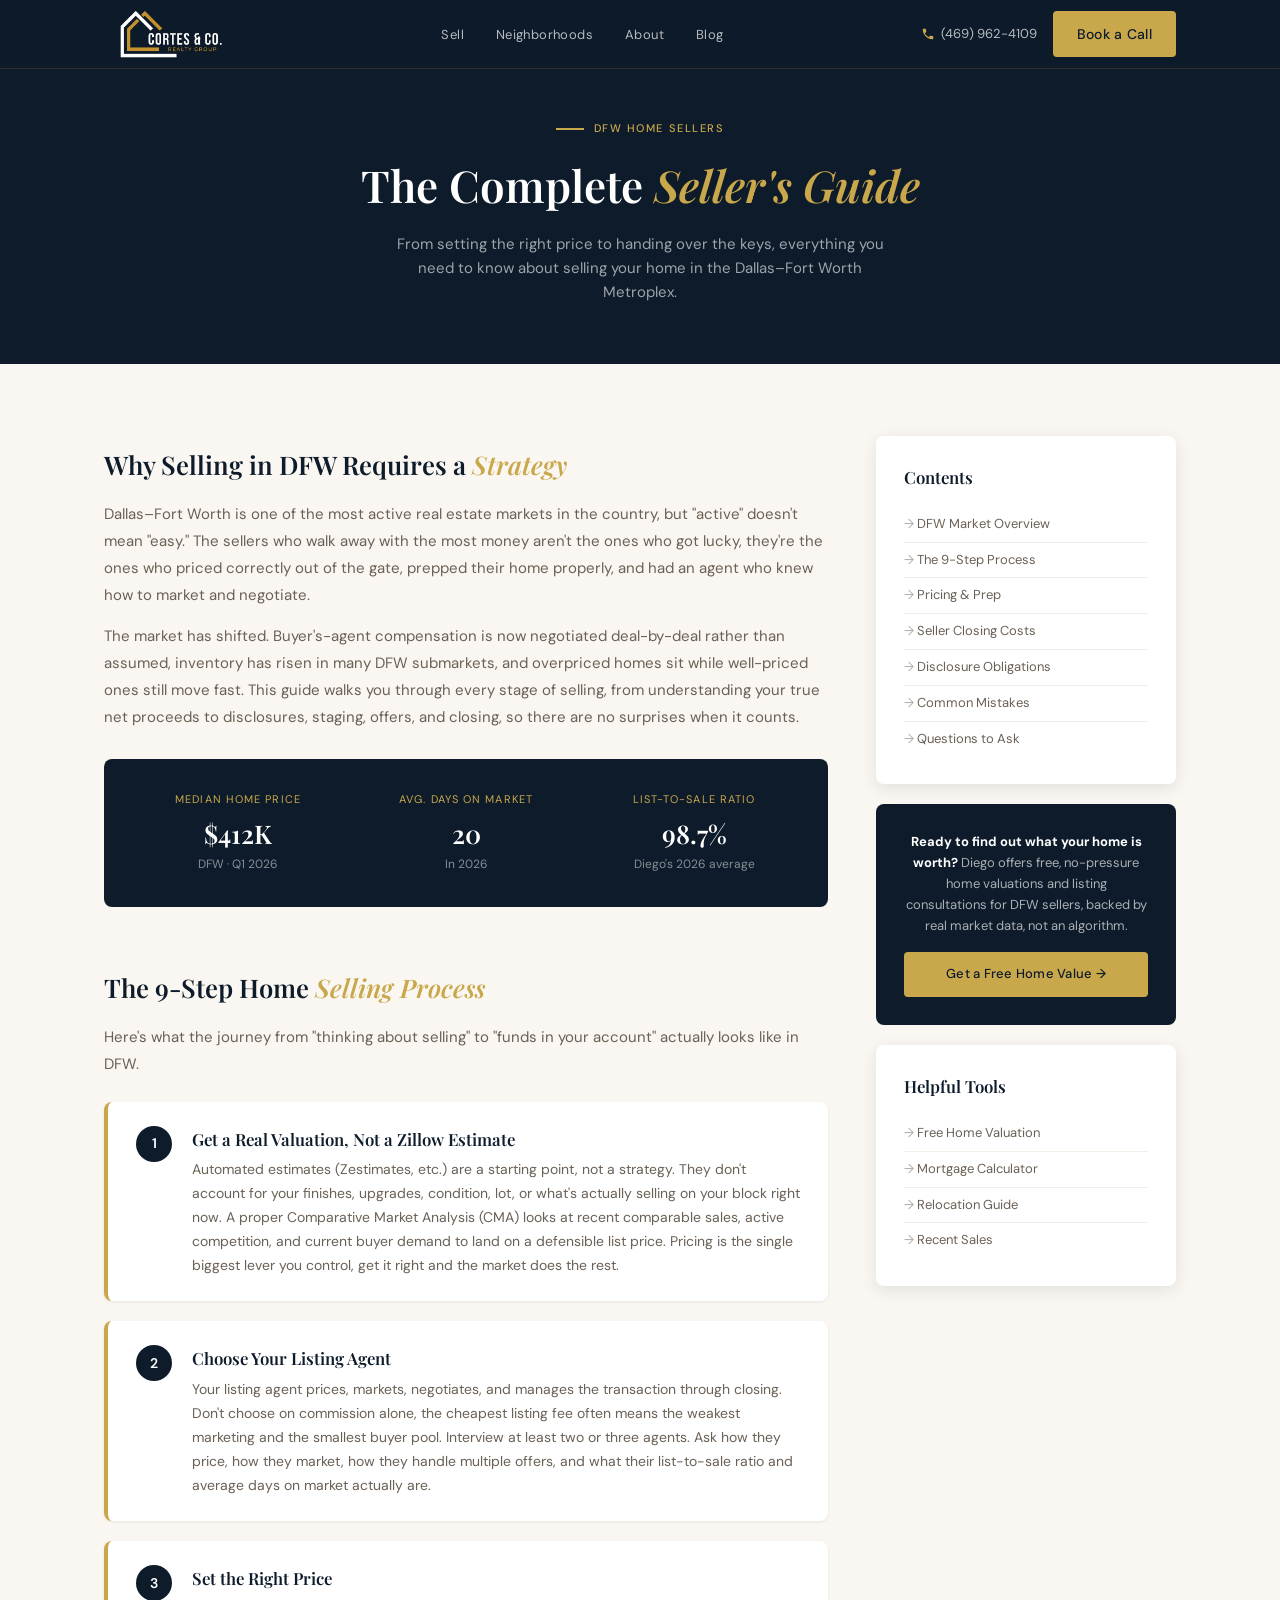
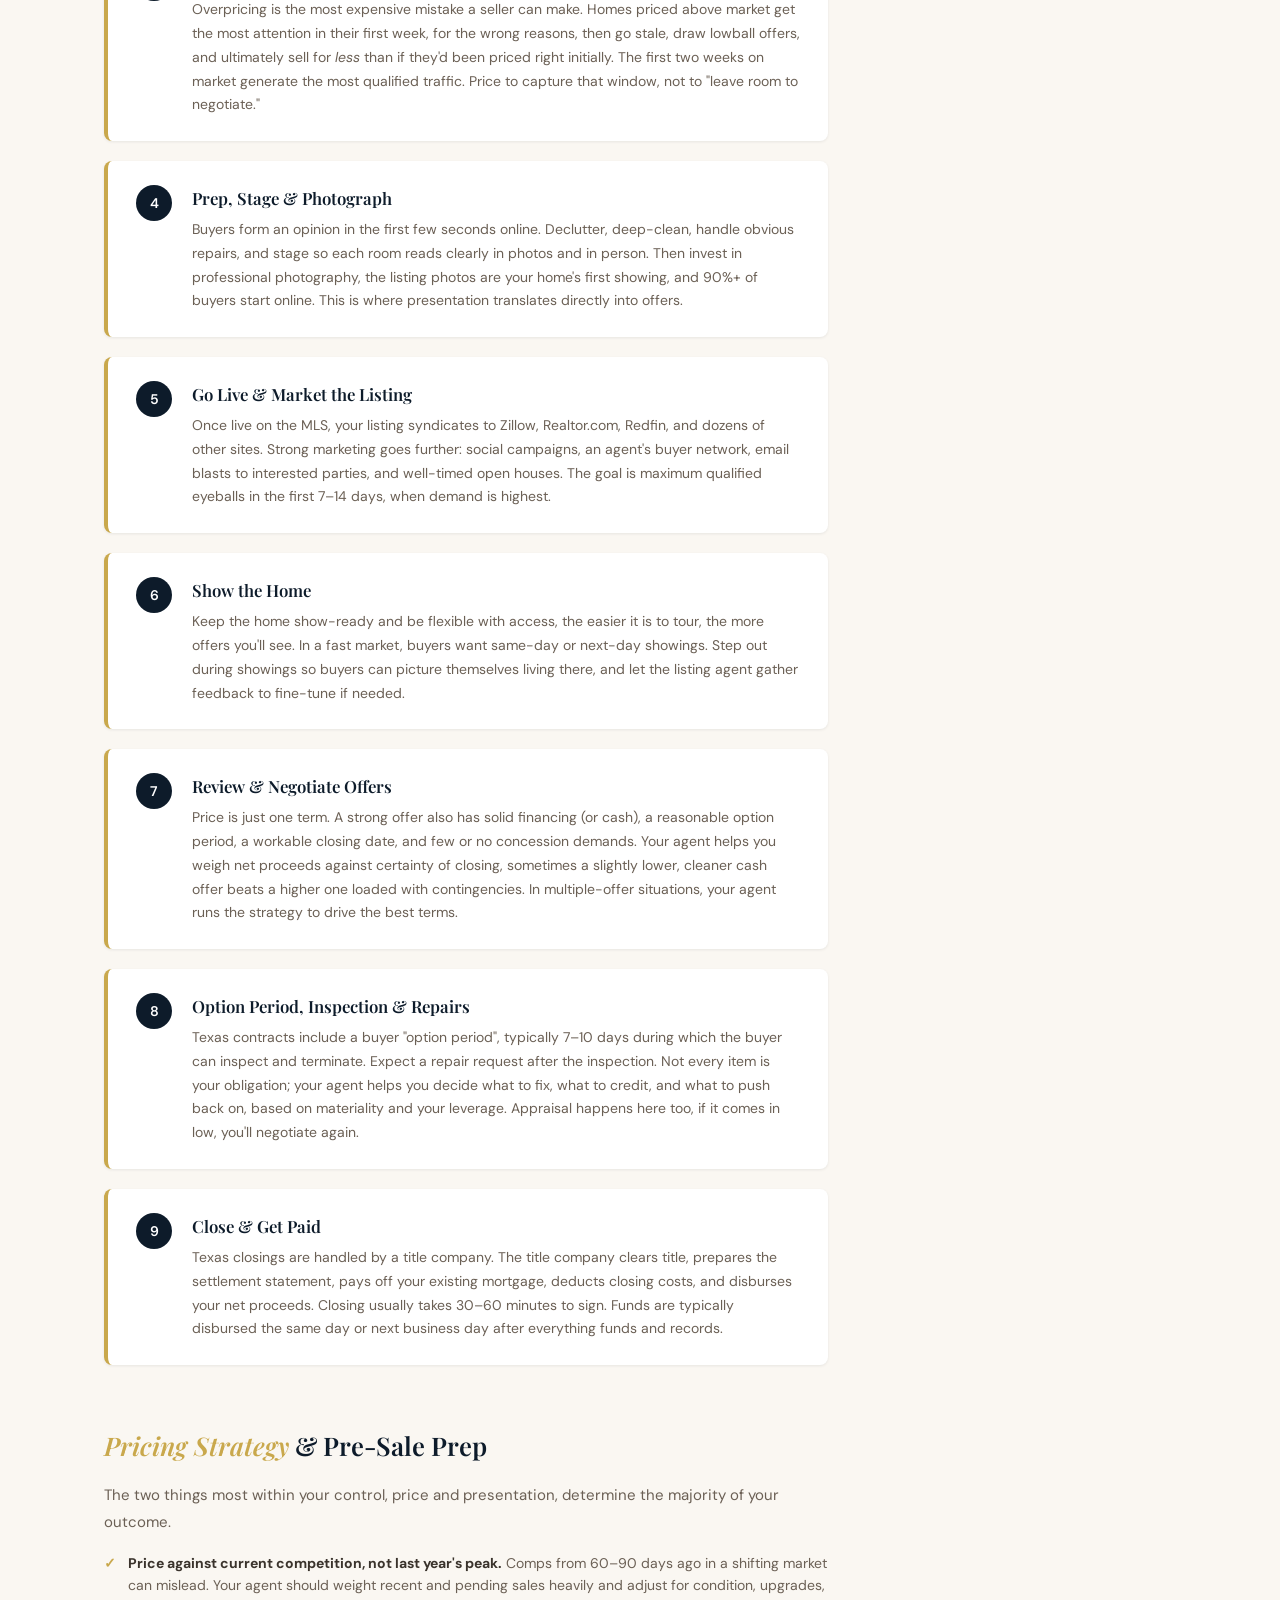
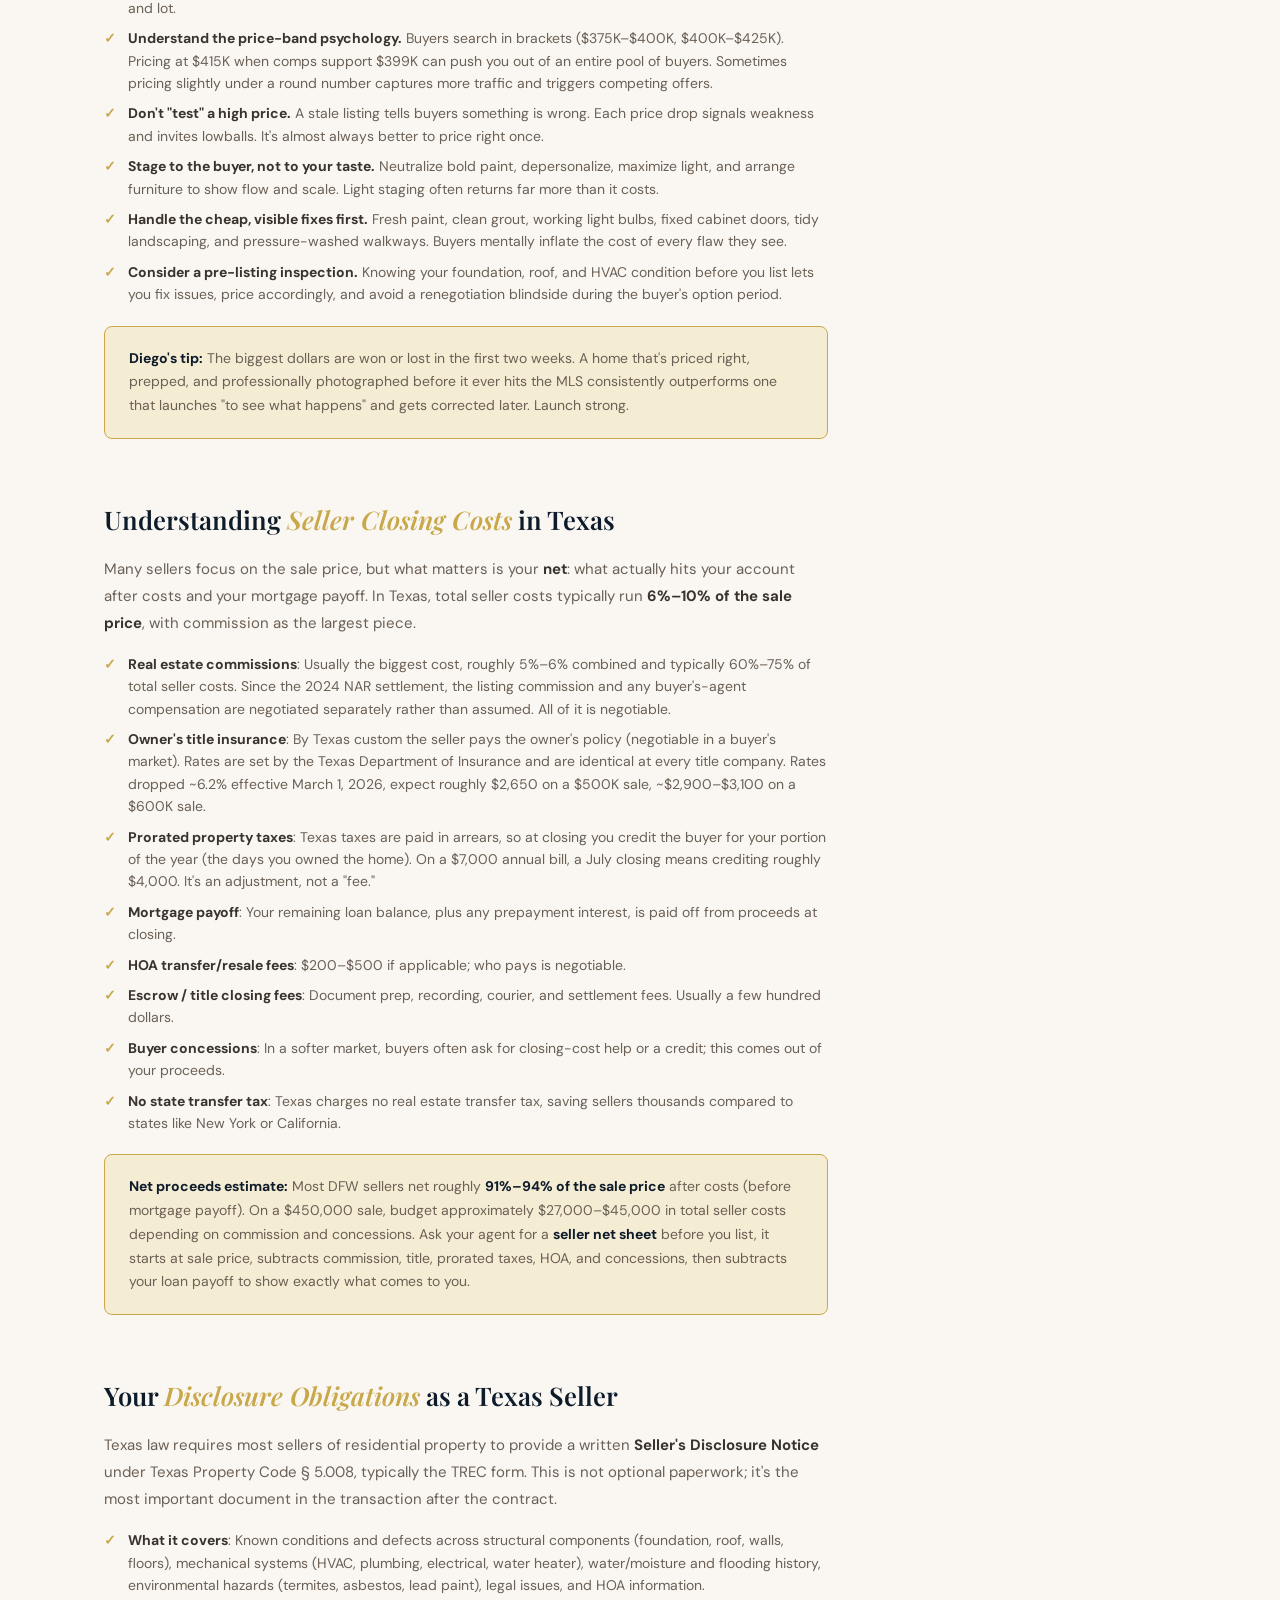
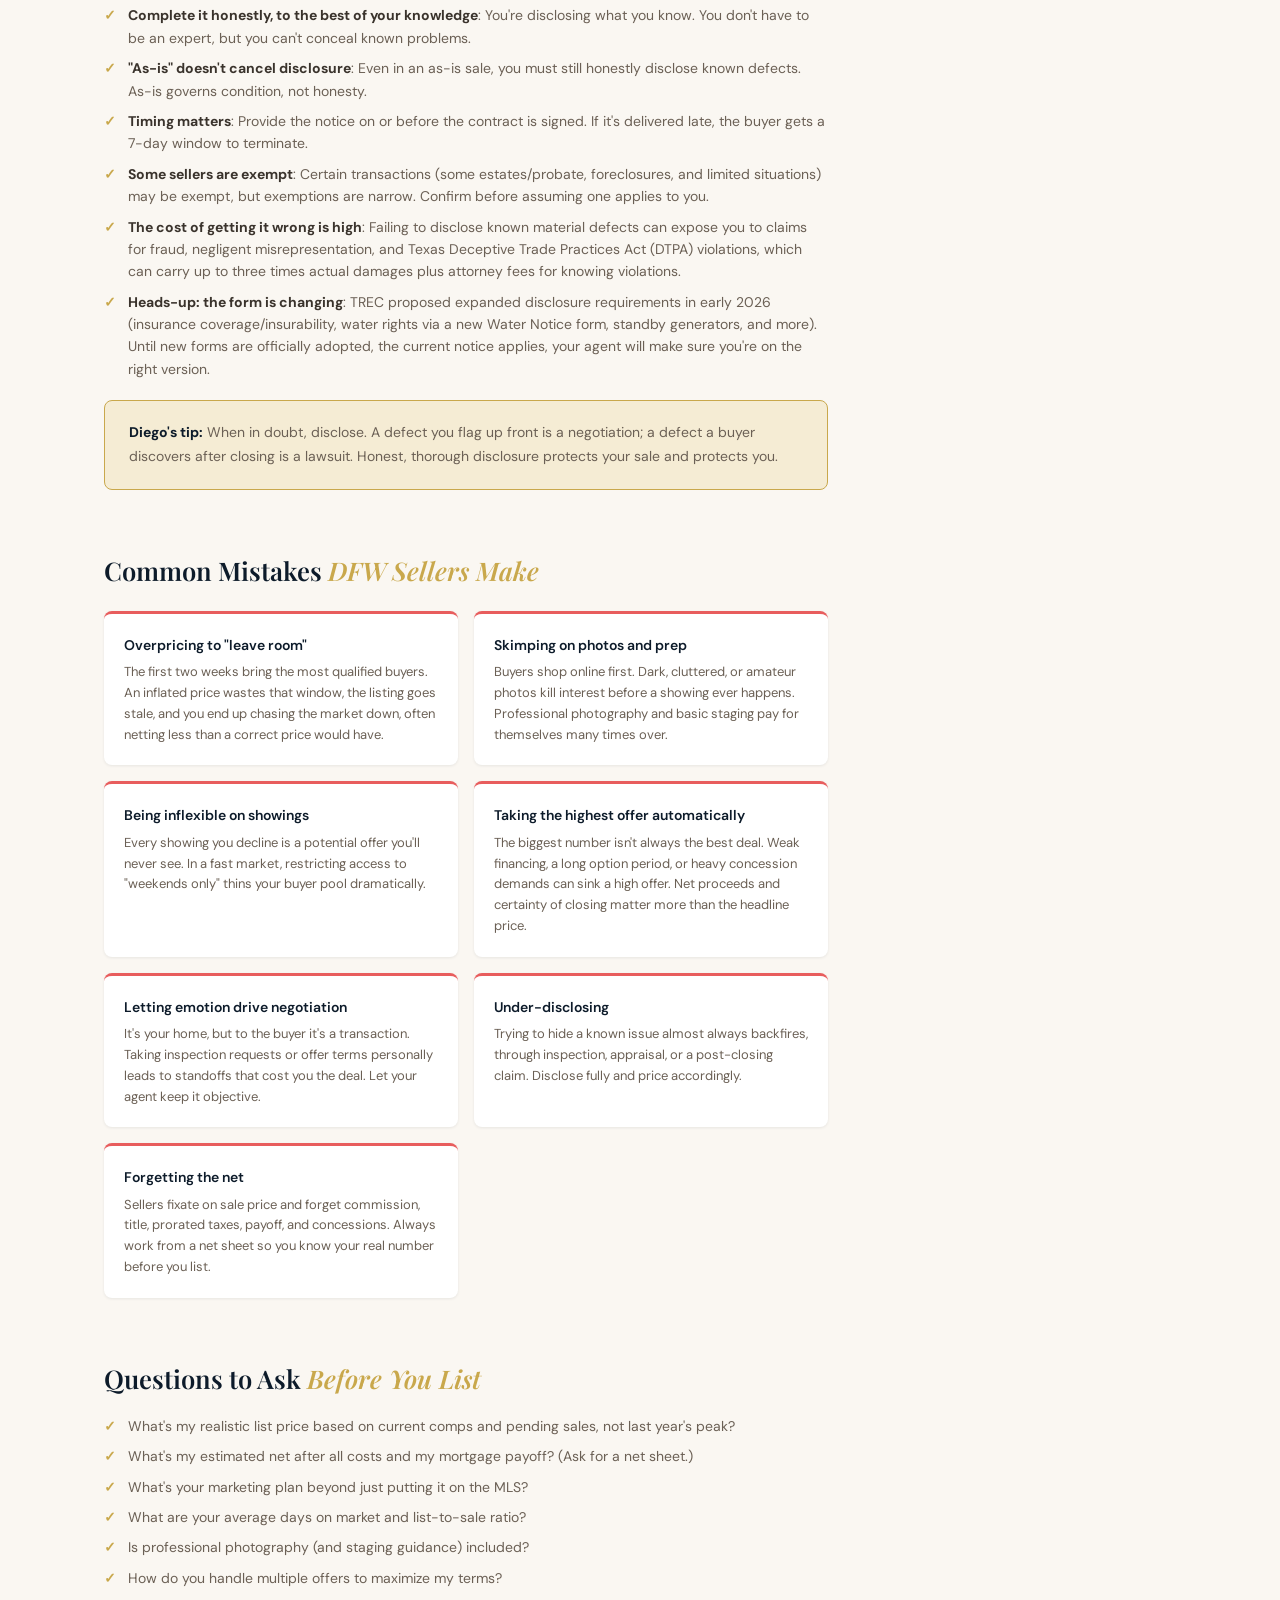
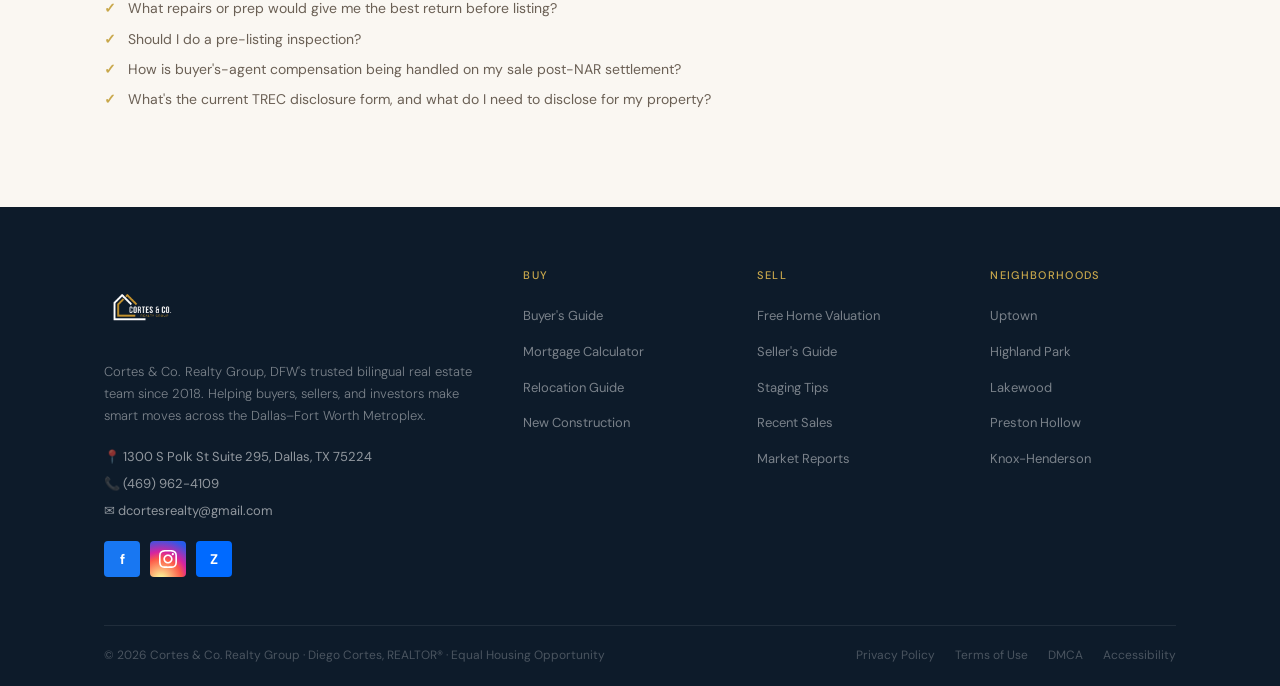
<file: sellers-guide.html>
<!DOCTYPE html>
<html lang="en">
<head>
<meta charset="UTF-8">
<meta name="viewport" content="width=device-width, initial-scale=1.0">
<title>Seller's Guide | Diego Cortes, Realtor® | DFW</title>
<meta name="description" content="A complete home seller's guide for the DFW Metroplex. Pricing strategy, closing costs, disclosure obligations, and expert tips from Diego Cortes, bilingual Realtor® at Cortes & Co. Realty Group.">
<link rel="preconnect" href="https://fonts.googleapis.com">
<link rel="preconnect" href="https://fonts.gstatic.com" crossorigin>
<link href="https://fonts.googleapis.com/css2?family=Playfair+Display:ital,wght@0,400;0,600;0,700;1,400&family=DM+Sans:ital,opsz,wght@0,9..40,300;0,9..40,400;0,9..40,500;1,9..40,300&display=swap" rel="stylesheet">
<link rel="icon" type="image/svg+xml" href="favicon.svg">
<link rel="stylesheet" href="styles.css">
<style>
  .guide-hero {
    background: var(--navy);
    padding: 120px 0 60px;
    text-align: center;
  }
  .guide-hero .section-eyebrow { justify-content: center; }
  .guide-hero h1 {
    font-family: var(--font-display);
    font-size: clamp(2rem, 4vw, 2.75rem);
    font-weight: 600;
    color: var(--white);
    margin-bottom: 12px;
  }
  .guide-hero h1 em { font-style: italic; color: var(--gold); }
  .guide-hero p {
    color: rgba(255,255,255,.6);
    font-size: 15px;
    max-width: 520px;
    margin: 0 auto;
  }

  .guide-body { padding: 72px 0 80px; }

  .guide-layout {
    display: grid;
    grid-template-columns: 1fr 300px;
    gap: 48px;
    align-items: start;
  }

  /* sticky sidebar */
  .guide-sidebar {
    position: sticky;
    top: 88px;
  }
  .sidebar-card {
    background: var(--white);
    border-radius: 8px;
    padding: 28px;
    box-shadow: var(--shadow-md);
    margin-bottom: 20px;
  }
  .sidebar-card h3 {
    font-family: var(--font-display);
    font-size: 1.05rem;
    font-weight: 600;
    color: var(--navy);
    margin-bottom: 16px;
  }
  .sidebar-nav a {
    display: block;
    font-size: 13px;
    color: var(--gray-600);
    padding: 7px 0;
    border-bottom: 1px solid var(--gray-100);
    transition: color .2s;
  }
  .sidebar-nav a:last-child { border-bottom: none; }
  .sidebar-nav a:hover { color: var(--gold); }
  .sidebar-nav a::before { content: '→ '; opacity: .5; }

  .cta-sidebar {
    background: var(--navy);
    border-radius: 8px;
    padding: 28px;
    text-align: center;
  }
  .cta-sidebar p {
    font-size: 13px;
    color: rgba(255,255,255,.65);
    line-height: 1.6;
    margin-bottom: 16px;
  }
  .cta-sidebar strong { color: var(--white); }
  .cta-sidebar .btn-primary { width: 100%; justify-content: center; font-size: 13px; }

  /* main content */
  .guide-main h2 {
    font-family: var(--font-display);
    font-size: 1.6rem;
    font-weight: 600;
    color: var(--navy);
    margin: 52px 0 16px;
    padding-top: 8px;
  }
  .guide-main h2:first-child { margin-top: 0; }
  .guide-main h2 em { font-style: italic; color: var(--gold); }
  .guide-main p {
    font-size: 15px;
    color: var(--gray-600);
    line-height: 1.8;
    margin-bottom: 14px;
  }
  .guide-main strong { color: var(--gray-800); }

  /* step cards */
  .steps-list { display: flex; flex-direction: column; gap: 20px; margin: 24px 0; }
  .step-card {
    background: var(--white);
    border-radius: 8px;
    padding: 24px 28px;
    box-shadow: var(--shadow-sm);
    border-left: 4px solid var(--gold);
    display: flex;
    gap: 20px;
    align-items: flex-start;
  }
  .step-num {
    width: 36px; height: 36px;
    background: var(--navy);
    color: var(--white);
    border-radius: 50%;
    display: flex; align-items: center; justify-content: center;
    font-weight: 600; font-size: 14px;
    flex-shrink: 0;
  }
  .step-body h4 {
    font-family: var(--font-display);
    font-size: 1.05rem;
    font-weight: 600;
    color: var(--navy);
    margin-bottom: 6px;
  }
  .step-body p { font-size: 14px; color: var(--gray-600); line-height: 1.7; margin: 0; }

  /* tip boxes */
  .tip-box {
    background: var(--gold-pale);
    border: 1.5px solid var(--gold);
    border-radius: 8px;
    padding: 20px 24px;
    margin: 20px 0;
    font-size: 14px;
    color: var(--gray-600);
    line-height: 1.7;
  }
  .tip-box strong { color: var(--navy); }

  /* checklist */
  .check-list { list-style: none; margin: 16px 0; display: flex; flex-direction: column; gap: 8px; }
  .check-list li {
    font-size: 14px; color: var(--gray-600); padding-left: 24px; position: relative; line-height: 1.6;
  }
  .check-list li::before {
    content: '✓'; position: absolute; left: 0; color: var(--gold); font-weight: 700;
  }

  /* market callout */
  .market-callout {
    background: var(--navy);
    border-radius: 8px;
    padding: 32px;
    margin: 28px 0;
    display: grid;
    grid-template-columns: repeat(3, 1fr);
    gap: 24px;
    text-align: center;
  }
  .mc-item-label { font-size: 11px; letter-spacing: .1em; text-transform: uppercase; color: var(--gold); margin-bottom: 4px; }
  .mc-item-value { font-family: var(--font-display); font-size: 1.6rem; font-weight: 600; color: var(--white); }
  .mc-item-sub { font-size: 12px; color: rgba(255,255,255,.5); margin-top: 2px; }

  /* mistake cards */
  .mistakes-grid { display: grid; grid-template-columns: 1fr 1fr; gap: 16px; margin: 20px 0; }
  .mistake-card {
    background: var(--white);
    border-radius: 8px;
    padding: 20px;
    box-shadow: var(--shadow-sm);
    border-top: 3px solid #e85d5d;
  }
  .mistake-card h4 { font-size: 14px; font-weight: 600; color: var(--navy); margin-bottom: 6px; }
  .mistake-card p { font-size: 13px; color: var(--gray-600); line-height: 1.6; margin: 0; }

  @media (max-width: 900px) {
    .guide-layout { grid-template-columns: 1fr; }
    .guide-sidebar { position: static; }
    .market-callout { grid-template-columns: 1fr 1fr; }
    .mistakes-grid { grid-template-columns: 1fr; }
  }
  @media (max-width: 600px) {
    .market-callout { grid-template-columns: 1fr; gap: 16px; }
  }
</style>
</head>
<body>

<!-- ── NAV ── -->
<nav id="nav">
  <div class="nav-inner">
    <div class="nav-logo"><a href="index.html"><img src="websitephotos/logo-dark.png" alt="Logo"></a></div>
    <ul class="nav-links">
      <li><a href="index.html#sell">Sell</a></li>
      <li><a href="index.html#neighborhoods">Neighborhoods</a></li>
      <li><a href="index.html#about">About</a></li>
      <li><a href="blog.html">Blog</a></li>
    </ul>
    <div class="nav-right">
      <div class="nav-phone">(469) 962-4109</div>
      <a href="index.html#contact" class="btn-primary">Book a Call</a>
    </div>
    <div class="hamburger" onclick="toggleMenu()">
      <span></span><span></span><span></span>
    </div>
  </div>
</nav>

<!-- ── HERO ── -->
<section class="guide-hero">
  <div class="container">
    <div class="section-eyebrow" style="justify-content:center;">DFW Home Sellers</div>
    <h1>The Complete <em>Seller's Guide</em></h1>
    <p>From setting the right price to handing over the keys, everything you need to know about selling your home in the Dallas–Fort Worth Metroplex.</p>
  </div>
</section>

<!-- ── BODY ── -->
<section class="guide-body">
  <div class="container">
    <div class="guide-layout">

      <!-- MAIN CONTENT -->
      <div class="guide-main">

        <h2 id="overview">Why Selling in DFW Requires a <em>Strategy</em></h2>
        <p>Dallas–Fort Worth is one of the most active real estate markets in the country, but "active" doesn't mean "easy." The sellers who walk away with the most money aren't the ones who got lucky, they're the ones who priced correctly out of the gate, prepped their home properly, and had an agent who knew how to market and negotiate.</p>
        <p>The market has shifted. Buyer's-agent compensation is now negotiated deal-by-deal rather than assumed, inventory has risen in many DFW submarkets, and overpriced homes sit while well-priced ones still move fast. This guide walks you through every stage of selling, from understanding your true net proceeds to disclosures, staging, offers, and closing, so there are no surprises when it counts.</p>

        <div class="market-callout">
          <div>
            <div class="mc-item-label">Median Home Price</div>
            <div class="mc-item-value">$412K</div>
            <div class="mc-item-sub">DFW · Q1 2026</div>
          </div>
          <div>
            <div class="mc-item-label">Avg. Days on Market</div>
            <div class="mc-item-value">20</div>
            <div class="mc-item-sub">In 2026</div>
          </div>
          <div>
            <div class="mc-item-label">List-to-Sale Ratio</div>
            <div class="mc-item-value">98.7%</div>
            <div class="mc-item-sub">Diego's 2026 average</div>
          </div>
        </div>

        <h2 id="steps">The 9-Step Home <em>Selling Process</em></h2>
        <p>Here's what the journey from "thinking about selling" to "funds in your account" actually looks like in DFW.</p>

        <div class="steps-list">
          <div class="step-card">
            <div class="step-num">1</div>
            <div class="step-body">
              <h4>Get a Real Valuation, Not a Zillow Estimate</h4>
              <p>Automated estimates (Zestimates, etc.) are a starting point, not a strategy. They don't account for your finishes, upgrades, condition, lot, or what's actually selling on your block right now. A proper Comparative Market Analysis (CMA) looks at recent comparable sales, active competition, and current buyer demand to land on a defensible list price. Pricing is the single biggest lever you control, get it right and the market does the rest.</p>
            </div>
          </div>
          <div class="step-card">
            <div class="step-num">2</div>
            <div class="step-body">
              <h4>Choose Your Listing Agent</h4>
              <p>Your listing agent prices, markets, negotiates, and manages the transaction through closing. Don't choose on commission alone, the cheapest listing fee often means the weakest marketing and the smallest buyer pool. Interview at least two or three agents. Ask how they price, how they market, how they handle multiple offers, and what their list-to-sale ratio and average days on market actually are.</p>
            </div>
          </div>
          <div class="step-card">
            <div class="step-num">3</div>
            <div class="step-body">
              <h4>Set the Right Price</h4>
              <p>Overpricing is the most expensive mistake a seller can make. Homes priced above market get the most attention in their first week, for the wrong reasons, then go stale, draw lowball offers, and ultimately sell for <em>less</em> than if they'd been priced right initially. The first two weeks on market generate the most qualified traffic. Price to capture that window, not to "leave room to negotiate."</p>
            </div>
          </div>
          <div class="step-card">
            <div class="step-num">4</div>
            <div class="step-body">
              <h4>Prep, Stage &amp; Photograph</h4>
              <p>Buyers form an opinion in the first few seconds online. Declutter, deep-clean, handle obvious repairs, and stage so each room reads clearly in photos and in person. Then invest in professional photography, the listing photos are your home's first showing, and 90%+ of buyers start online. This is where presentation translates directly into offers.</p>
            </div>
          </div>
          <div class="step-card">
            <div class="step-num">5</div>
            <div class="step-body">
              <h4>Go Live &amp; Market the Listing</h4>
              <p>Once live on the MLS, your listing syndicates to Zillow, Realtor.com, Redfin, and dozens of other sites. Strong marketing goes further: social campaigns, an agent's buyer network, email blasts to interested parties, and well-timed open houses. The goal is maximum qualified eyeballs in the first 7–14 days, when demand is highest.</p>
            </div>
          </div>
          <div class="step-card">
            <div class="step-num">6</div>
            <div class="step-body">
              <h4>Show the Home</h4>
              <p>Keep the home show-ready and be flexible with access, the easier it is to tour, the more offers you'll see. In a fast market, buyers want same-day or next-day showings. Step out during showings so buyers can picture themselves living there, and let the listing agent gather feedback to fine-tune if needed.</p>
            </div>
          </div>
          <div class="step-card">
            <div class="step-num">7</div>
            <div class="step-body">
              <h4>Review &amp; Negotiate Offers</h4>
              <p>Price is just one term. A strong offer also has solid financing (or cash), a reasonable option period, a workable closing date, and few or no concession demands. Your agent helps you weigh net proceeds against certainty of closing, sometimes a slightly lower, cleaner cash offer beats a higher one loaded with contingencies. In multiple-offer situations, your agent runs the strategy to drive the best terms.</p>
            </div>
          </div>
          <div class="step-card">
            <div class="step-num">8</div>
            <div class="step-body">
              <h4>Option Period, Inspection &amp; Repairs</h4>
              <p>Texas contracts include a buyer "option period", typically 7–10 days during which the buyer can inspect and terminate. Expect a repair request after the inspection. Not every item is your obligation; your agent helps you decide what to fix, what to credit, and what to push back on, based on materiality and your leverage. Appraisal happens here too, if it comes in low, you'll negotiate again.</p>
            </div>
          </div>
          <div class="step-card">
            <div class="step-num">9</div>
            <div class="step-body">
              <h4>Close &amp; Get Paid</h4>
              <p>Texas closings are handled by a title company. The title company clears title, prepares the settlement statement, pays off your existing mortgage, deducts closing costs, and disburses your net proceeds. Closing usually takes 30–60 minutes to sign. Funds are typically disbursed the same day or next business day after everything funds and records.</p>
            </div>
          </div>
        </div>

        <h2 id="pricing"><em>Pricing Strategy</em> &amp; Pre-Sale Prep</h2>
        <p>The two things most within your control, price and presentation, determine the majority of your outcome.</p>
        <ul class="check-list">
          <li><strong>Price against current competition, not last year's peak.</strong> Comps from 60–90 days ago in a shifting market can mislead. Your agent should weight recent and pending sales heavily and adjust for condition, upgrades, and lot.</li>
          <li><strong>Understand the price-band psychology.</strong> Buyers search in brackets ($375K–$400K, $400K–$425K). Pricing at $415K when comps support $399K can push you out of an entire pool of buyers. Sometimes pricing slightly under a round number captures more traffic and triggers competing offers.</li>
          <li><strong>Don't "test" a high price.</strong> A stale listing tells buyers something is wrong. Each price drop signals weakness and invites lowballs. It's almost always better to price right once.</li>
          <li><strong>Stage to the buyer, not to your taste.</strong> Neutralize bold paint, depersonalize, maximize light, and arrange furniture to show flow and scale. Light staging often returns far more than it costs.</li>
          <li><strong>Handle the cheap, visible fixes first.</strong> Fresh paint, clean grout, working light bulbs, fixed cabinet doors, tidy landscaping, and pressure-washed walkways. Buyers mentally inflate the cost of every flaw they see.</li>
          <li><strong>Consider a pre-listing inspection.</strong> Knowing your foundation, roof, and HVAC condition before you list lets you fix issues, price accordingly, and avoid a renegotiation blindside during the buyer's option period.</li>
        </ul>

        <div class="tip-box">
          <strong>Diego's tip:</strong> The biggest dollars are won or lost in the first two weeks. A home that's priced right, prepped, and professionally photographed before it ever hits the MLS consistently outperforms one that launches "to see what happens" and gets corrected later. Launch strong.
        </div>

        <h2 id="costs">Understanding <em>Seller Closing Costs</em> in Texas</h2>
        <p>Many sellers focus on the sale price, but what matters is your <strong>net</strong>: what actually hits your account after costs and your mortgage payoff. In Texas, total seller costs typically run <strong>6%–10% of the sale price</strong>, with commission as the largest piece.</p>
        <ul class="check-list">
          <li><strong>Real estate commissions</strong>: Usually the biggest cost, roughly 5%–6% combined and typically 60%–75% of total seller costs. Since the 2024 NAR settlement, the listing commission and any buyer's-agent compensation are negotiated separately rather than assumed. All of it is negotiable.</li>
          <li><strong>Owner's title insurance</strong>: By Texas custom the seller pays the owner's policy (negotiable in a buyer's market). Rates are set by the Texas Department of Insurance and are identical at every title company. Rates dropped ~6.2% effective March 1, 2026, expect roughly $2,650 on a $500K sale, ~$2,900–$3,100 on a $600K sale.</li>
          <li><strong>Prorated property taxes</strong>: Texas taxes are paid in arrears, so at closing you credit the buyer for your portion of the year (the days you owned the home). On a $7,000 annual bill, a July closing means crediting roughly $4,000. It's an adjustment, not a "fee."</li>
          <li><strong>Mortgage payoff</strong>: Your remaining loan balance, plus any prepayment interest, is paid off from proceeds at closing.</li>
          <li><strong>HOA transfer/resale fees</strong>: $200–$500 if applicable; who pays is negotiable.</li>
          <li><strong>Escrow / title closing fees</strong>: Document prep, recording, courier, and settlement fees. Usually a few hundred dollars.</li>
          <li><strong>Buyer concessions</strong>: In a softer market, buyers often ask for closing-cost help or a credit; this comes out of your proceeds.</li>
          <li><strong>No state transfer tax</strong>: Texas charges no real estate transfer tax, saving sellers thousands compared to states like New York or California.</li>
        </ul>

        <div class="tip-box">
          <strong>Net proceeds estimate:</strong> Most DFW sellers net roughly <strong>91%–94% of the sale price</strong> after costs (before mortgage payoff). On a $450,000 sale, budget approximately $27,000–$45,000 in total seller costs depending on commission and concessions. Ask your agent for a <strong>seller net sheet</strong> before you list, it starts at sale price, subtracts commission, title, prorated taxes, HOA, and concessions, then subtracts your loan payoff to show exactly what comes to you.
        </div>

        <h2 id="disclosure">Your <em>Disclosure Obligations</em> as a Texas Seller</h2>
        <p>Texas law requires most sellers of residential property to provide a written <strong>Seller's Disclosure Notice</strong> under Texas Property Code § 5.008, typically the TREC form. This is not optional paperwork; it's the most important document in the transaction after the contract.</p>
        <ul class="check-list">
          <li><strong>What it covers</strong>: Known conditions and defects across structural components (foundation, roof, walls, floors), mechanical systems (HVAC, plumbing, electrical, water heater), water/moisture and flooding history, environmental hazards (termites, asbestos, lead paint), legal issues, and HOA information.</li>
          <li><strong>Complete it honestly, to the best of your knowledge</strong>: You're disclosing what you know. You don't have to be an expert, but you can't conceal known problems.</li>
          <li><strong>"As-is" doesn't cancel disclosure</strong>: Even in an as-is sale, you must still honestly disclose known defects. As-is governs condition, not honesty.</li>
          <li><strong>Timing matters</strong>: Provide the notice on or before the contract is signed. If it's delivered late, the buyer gets a 7-day window to terminate.</li>
          <li><strong>Some sellers are exempt</strong>: Certain transactions (some estates/probate, foreclosures, and limited situations) may be exempt, but exemptions are narrow. Confirm before assuming one applies to you.</li>
          <li><strong>The cost of getting it wrong is high</strong>: Failing to disclose known material defects can expose you to claims for fraud, negligent misrepresentation, and Texas Deceptive Trade Practices Act (DTPA) violations, which can carry up to three times actual damages plus attorney fees for knowing violations.</li>
          <li><strong>Heads-up: the form is changing</strong>: TREC proposed expanded disclosure requirements in early 2026 (insurance coverage/insurability, water rights via a new Water Notice form, standby generators, and more). Until new forms are officially adopted, the current notice applies, your agent will make sure you're on the right version.</li>
        </ul>

        <div class="tip-box">
          <strong>Diego's tip:</strong> When in doubt, disclose. A defect you flag up front is a negotiation; a defect a buyer discovers after closing is a lawsuit. Honest, thorough disclosure protects your sale and protects you.
        </div>

        <h2 id="mistakes">Common Mistakes <em>DFW Sellers Make</em></h2>
        <div class="mistakes-grid">
          <div class="mistake-card">
            <h4>Overpricing to "leave room"</h4>
            <p>The first two weeks bring the most qualified buyers. An inflated price wastes that window, the listing goes stale, and you end up chasing the market down, often netting less than a correct price would have.</p>
          </div>
          <div class="mistake-card">
            <h4>Skimping on photos and prep</h4>
            <p>Buyers shop online first. Dark, cluttered, or amateur photos kill interest before a showing ever happens. Professional photography and basic staging pay for themselves many times over.</p>
          </div>
          <div class="mistake-card">
            <h4>Being inflexible on showings</h4>
            <p>Every showing you decline is a potential offer you'll never see. In a fast market, restricting access to "weekends only" thins your buyer pool dramatically.</p>
          </div>
          <div class="mistake-card">
            <h4>Taking the highest offer automatically</h4>
            <p>The biggest number isn't always the best deal. Weak financing, a long option period, or heavy concession demands can sink a high offer. Net proceeds and certainty of closing matter more than the headline price.</p>
          </div>
          <div class="mistake-card">
            <h4>Letting emotion drive negotiation</h4>
            <p>It's your home, but to the buyer it's a transaction. Taking inspection requests or offer terms personally leads to standoffs that cost you the deal. Let your agent keep it objective.</p>
          </div>
          <div class="mistake-card">
            <h4>Under-disclosing</h4>
            <p>Trying to hide a known issue almost always backfires, through inspection, appraisal, or a post-closing claim. Disclose fully and price accordingly.</p>
          </div>
          <div class="mistake-card">
            <h4>Forgetting the net</h4>
            <p>Sellers fixate on sale price and forget commission, title, prorated taxes, payoff, and concessions. Always work from a net sheet so you know your real number before you list.</p>
          </div>
        </div>

        <h2 id="questions">Questions to Ask <em>Before You List</em></h2>
        <ul class="check-list">
          <li>What's my realistic list price based on current comps and pending sales, not last year's peak?</li>
          <li>What's my estimated net after all costs and my mortgage payoff? (Ask for a net sheet.)</li>
          <li>What's your marketing plan beyond just putting it on the MLS?</li>
          <li>What are your average days on market and list-to-sale ratio?</li>
          <li>Is professional photography (and staging guidance) included?</li>
          <li>How do you handle multiple offers to maximize my terms?</li>
          <li>What repairs or prep would give me the best return before listing?</li>
          <li>Should I do a pre-listing inspection?</li>
          <li>How is buyer's-agent compensation being handled on my sale post-NAR settlement?</li>
          <li>What's the current TREC disclosure form, and what do I need to disclose for my property?</li>
        </ul>

      </div>

      <!-- SIDEBAR -->
      <div class="guide-sidebar">
        <div class="sidebar-card">
          <h3>Contents</h3>
          <nav class="sidebar-nav">
            <a href="#overview">DFW Market Overview</a>
            <a href="#steps">The 9-Step Process</a>
            <a href="#pricing">Pricing &amp; Prep</a>
            <a href="#costs">Seller Closing Costs</a>
            <a href="#disclosure">Disclosure Obligations</a>
            <a href="#mistakes">Common Mistakes</a>
            <a href="#questions">Questions to Ask</a>
          </nav>
        </div>
        <div class="cta-sidebar">
          <p><strong>Ready to find out what your home is worth?</strong> Diego offers free, no-pressure home valuations and listing consultations for DFW sellers, backed by real market data, not an algorithm.</p>
          <a href="index.html#sell" class="btn-primary">Get a Free Home Value →</a>
        </div>
        <div class="sidebar-card" style="margin-top:20px;">
          <h3>Helpful Tools</h3>
          <nav class="sidebar-nav">
            <a href="index.html#sell">Free Home Valuation</a>
            <a href="mortgage-calculator.html">Mortgage Calculator</a>
            <a href="relocation-guide.html">Relocation Guide</a>
            <a href="index.html#sold">Recent Sales</a>
          </nav>
        </div>
      </div>

    </div>
  </div>
</section>

<!-- ── FOOTER ── -->
<footer id="footer">
  <div class="container">
    <div class="footer-grid">
      <div>
        <div class="footer-logo"><a href="index.html"><img src="websitephotos/logo-dark.png" alt="Logo"></a></div>
        <p class="footer-about">Cortes &amp; Co. Realty Group, DFW's trusted bilingual real estate team since 2018. Helping buyers, sellers, and investors make smart moves across the Dallas–Fort Worth Metroplex.</p>
        <div class="footer-contact-item">📍 1300 S Polk St Suite 295, Dallas, TX 75224</div>
        <div class="footer-contact-item">📞 (469) 962-4109</div>
        <div class="footer-contact-item">✉ dcortesrealty@gmail.com</div>
        <div class="footer-social">
          <a href="https://www.facebook.com/diegocortesrealestate/" target="_blank" rel="noopener noreferrer" class="social-icon" style="background:#1877f2; color:#fff;">f</a>
          <a href="https://www.instagram.com/diegocortes_realestate/?hl=en" target="_blank" rel="noopener noreferrer" class="social-icon" style="background:radial-gradient(circle at 30% 107%, #fdf497 0%, #fdf497 5%, #fd5949 45%, #d6249f 60%, #285AEB 90%); color:#fff;">
            <svg xmlns="http://www.w3.org/2000/svg" width="18" height="18" viewBox="0 0 24 24" fill="white"><path d="M12 2.163c3.204 0 3.584.012 4.85.07 3.252.148 4.771 1.691 4.919 4.919.058 1.265.069 1.645.069 4.849 0 3.205-.012 3.584-.069 4.849-.149 3.225-1.664 4.771-4.919 4.919-1.266.058-1.644.07-4.85.07-3.204 0-3.584-.012-4.849-.07-3.26-.149-4.771-1.699-4.919-4.92-.058-1.265-.07-1.644-.07-4.849 0-3.204.013-3.583.07-4.849.149-3.227 1.664-4.771 4.919-4.919 1.266-.057 1.645-.069 4.849-.069zm0-2.163c-3.259 0-3.667.014-4.947.072-4.358.2-6.78 2.618-6.98 6.98-.059 1.281-.073 1.689-.073 4.948 0 3.259.014 3.668.072 4.948.2 4.358 2.618 6.78 6.98 6.98 1.281.058 1.689.072 4.948.072 3.259 0 3.668-.014 4.948-.072 4.354-.2 6.782-2.618 6.979-6.98.059-1.28.073-1.689.073-4.948 0-3.259-.014-3.667-.072-4.947-.196-4.354-2.617-6.78-6.979-6.98-1.281-.059-1.69-.073-4.949-.073zm0 5.838c-3.403 0-6.162 2.759-6.162 6.162s2.759 6.163 6.162 6.163 6.162-2.759 6.162-6.163c0-3.403-2.759-6.162-6.162-6.162zm0 10.162c-2.209 0-4-1.79-4-4 0-2.209 1.791-4 4-4s4 1.791 4 4c0 2.21-1.791 4-4 4zm6.406-11.845c-.796 0-1.441.645-1.441 1.44s.645 1.44 1.441 1.44c.795 0 1.439-.645 1.439-1.44s-.644-1.44-1.439-1.44z"/></svg>
          </a>
          <a href="https://www.zillow.com/profile/Diego%20Cortes" target="_blank" rel="noopener noreferrer" class="social-icon" style="background:#006aff; color:#fff;">Z</a>
        </div>
      </div>
      <div class="footer-col">
        <h4>Buy</h4>
        <ul class="footer-links">
          <li><a href="buyers-guide.html">Buyer's Guide</a></li>
          <li><a href="mortgage-calculator.html">Mortgage Calculator</a></li>
          <li><a href="relocation-guide.html">Relocation Guide</a></li>
          <li><a href="new-construction.html">New Construction</a></li>
        </ul>
      </div>
      <div class="footer-col">
        <h4>Sell</h4>
        <ul class="footer-links">
          <li><a href="index.html#sell">Free Home Valuation</a></li>
          <li><a href="sellers-guide.html">Seller's Guide</a></li>
          <li><a href="staging-tips.html">Staging Tips</a></li>
          <li><a href="index.html#sold">Recent Sales</a></li>
          <li><a href="Market-report.html">Market Reports</a></li>
        </ul>
      </div>
      <div class="footer-col">
        <h4>Neighborhoods</h4>
        <ul class="footer-links">
          <li><a href="index.html#neighborhoods">Uptown</a></li>
          <li><a href="index.html#neighborhoods">Highland Park</a></li>
          <li><a href="index.html#neighborhoods">Lakewood</a></li>
          <li><a href="index.html#neighborhoods">Preston Hollow</a></li>
          <li><a href="index.html#neighborhoods">Knox-Henderson</a></li>
        </ul>
      </div>
    </div>
    <div class="footer-bottom">
      <p>© 2026 Cortes &amp; Co. Realty Group · Diego Cortes, REALTOR® · Equal Housing Opportunity</p>
      <div class="footer-bottom-links">
        <a href="privacy-policy.html">Privacy Policy</a>
        <a href="terms-of-use.html">Terms of Use</a>
        <a href="DMCA.html">DMCA</a>
        <a href="accessibility.html">Accessibility</a>
      </div>
    </div>
  </div>
</footer>

<script src="app.js"></script>
</body>
</html>
</file>
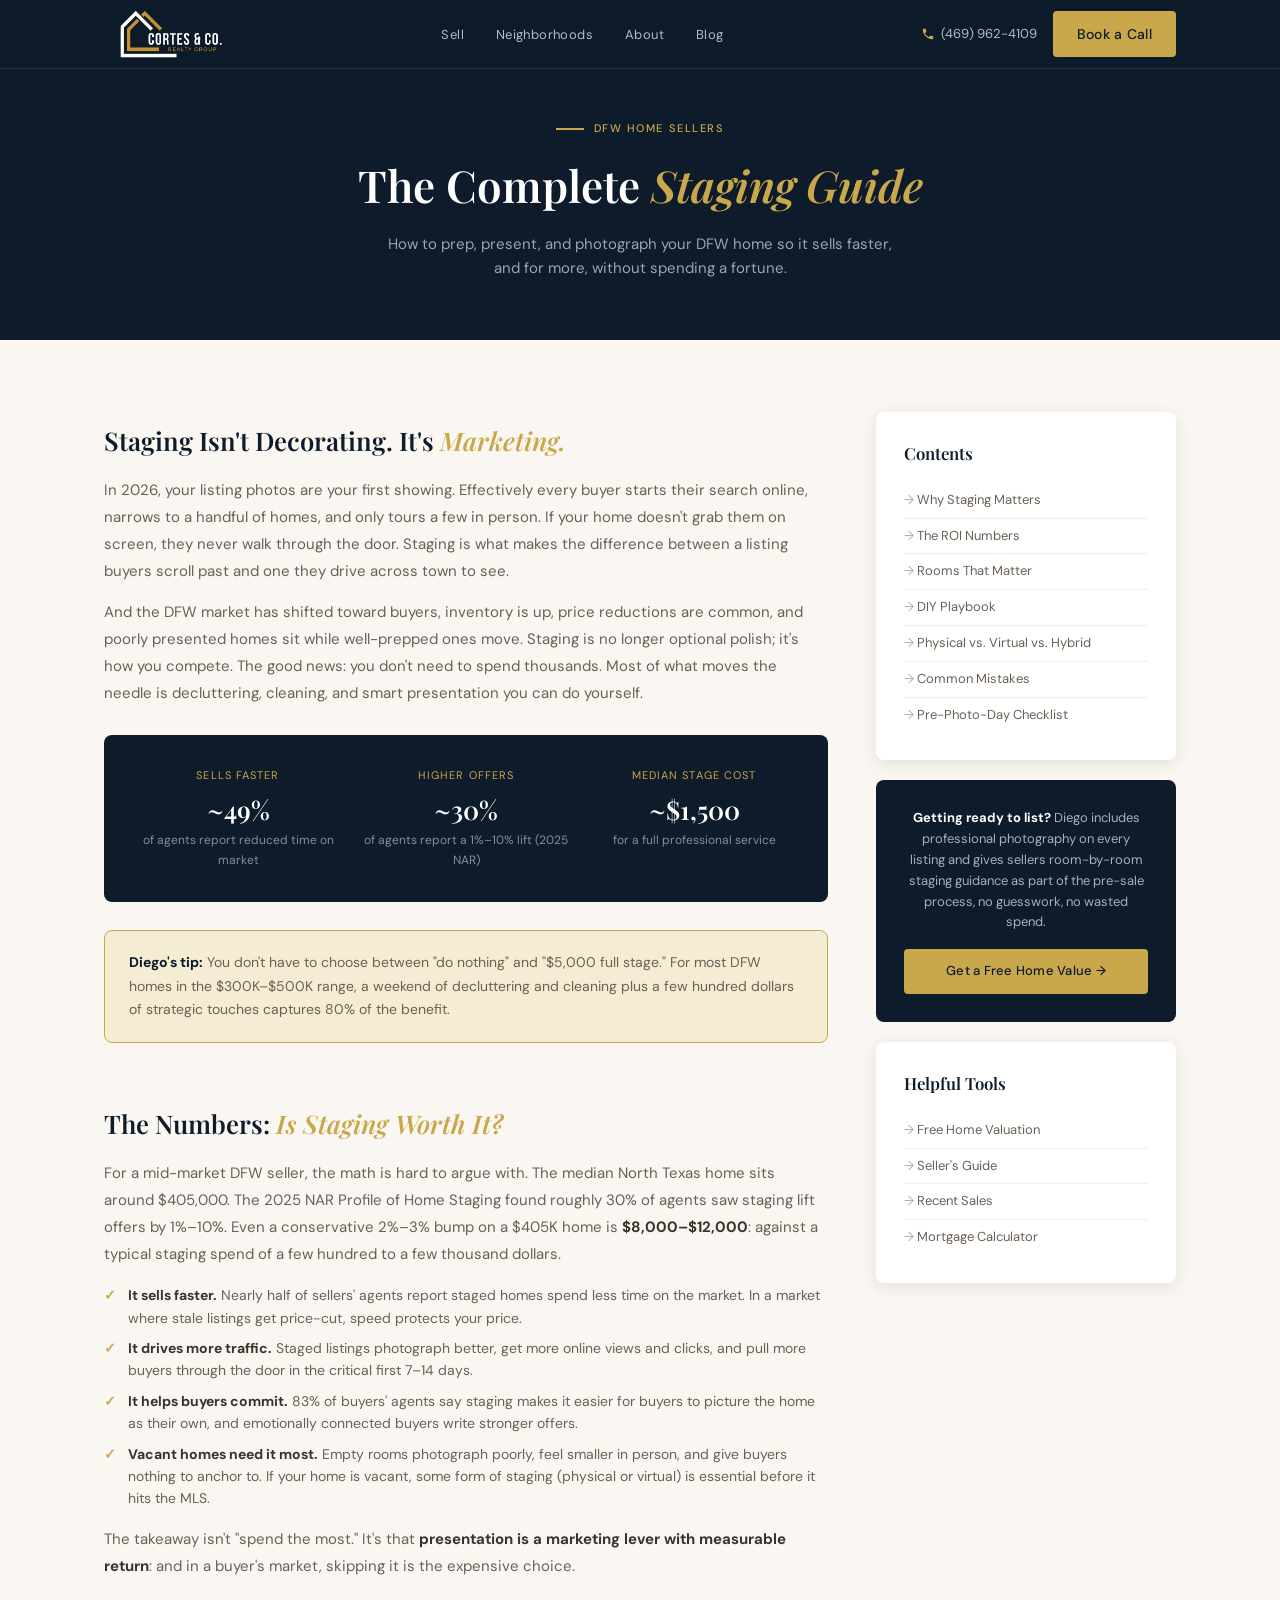
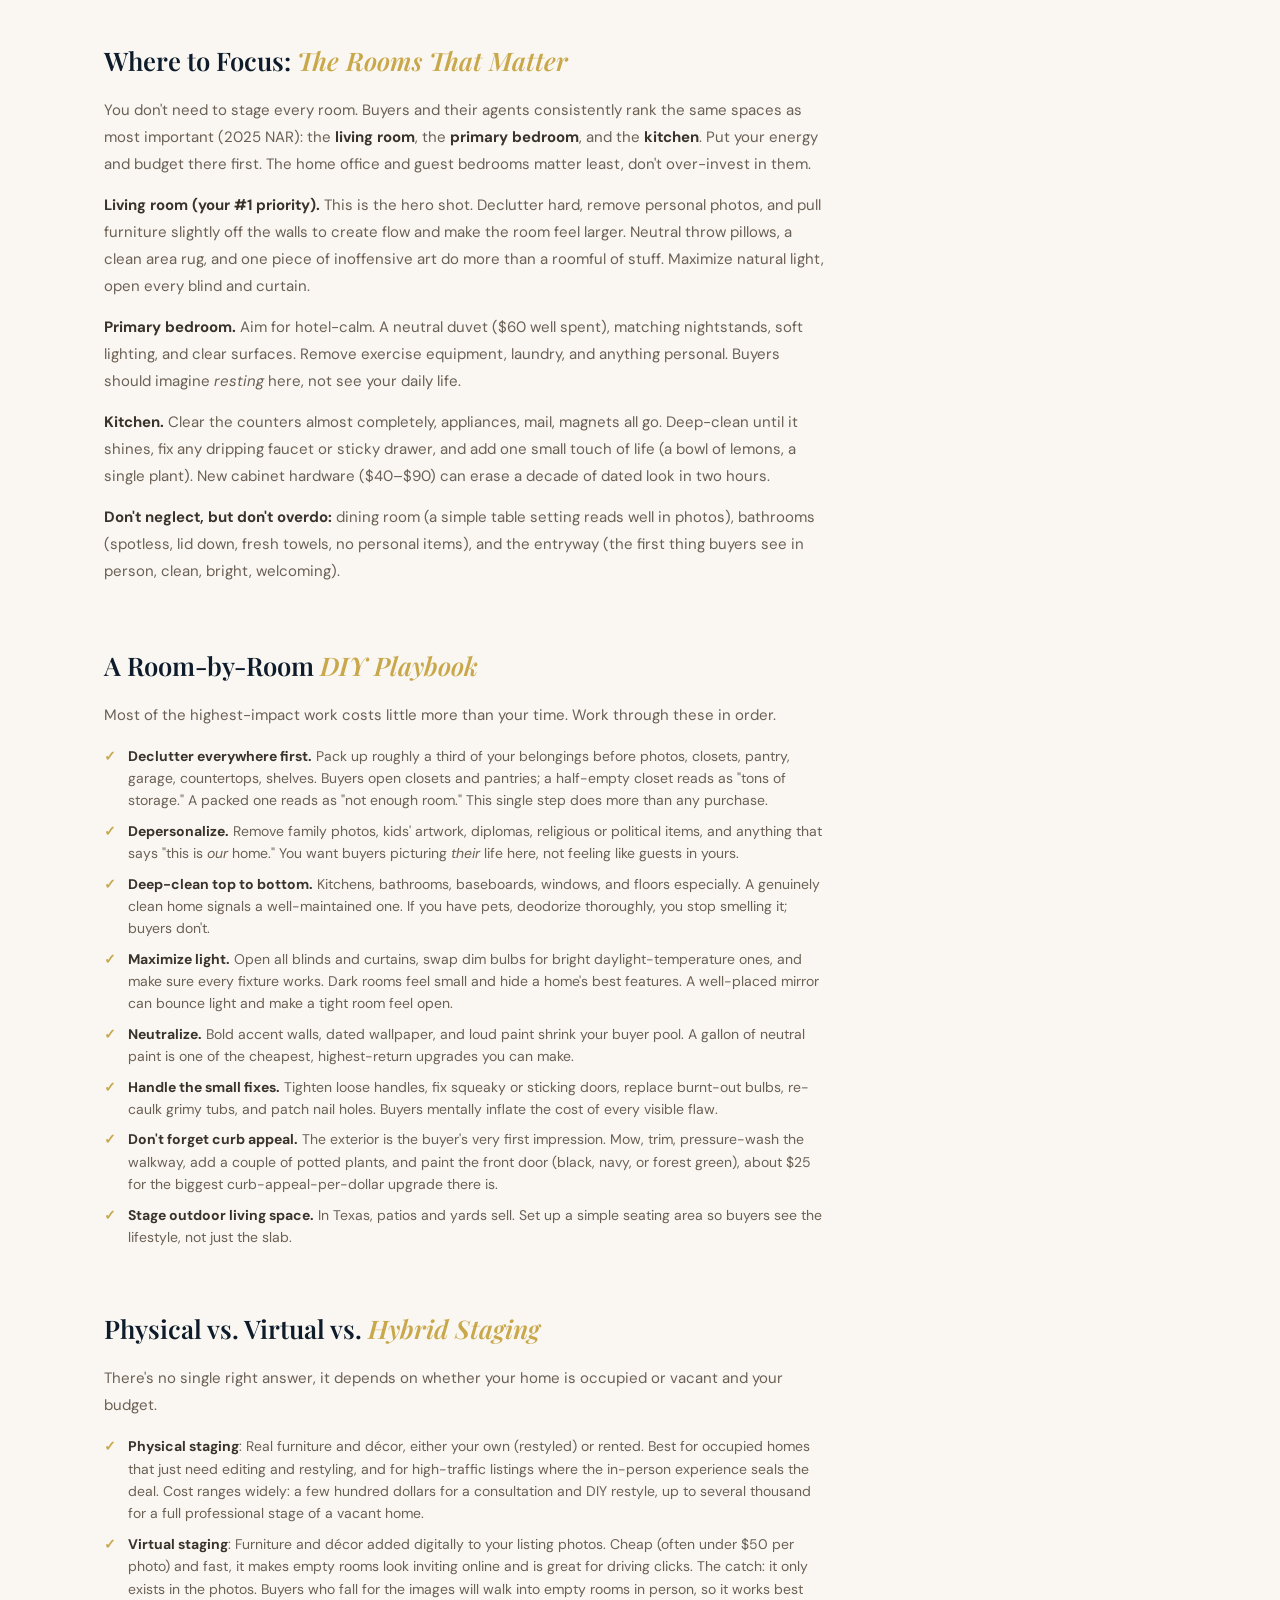
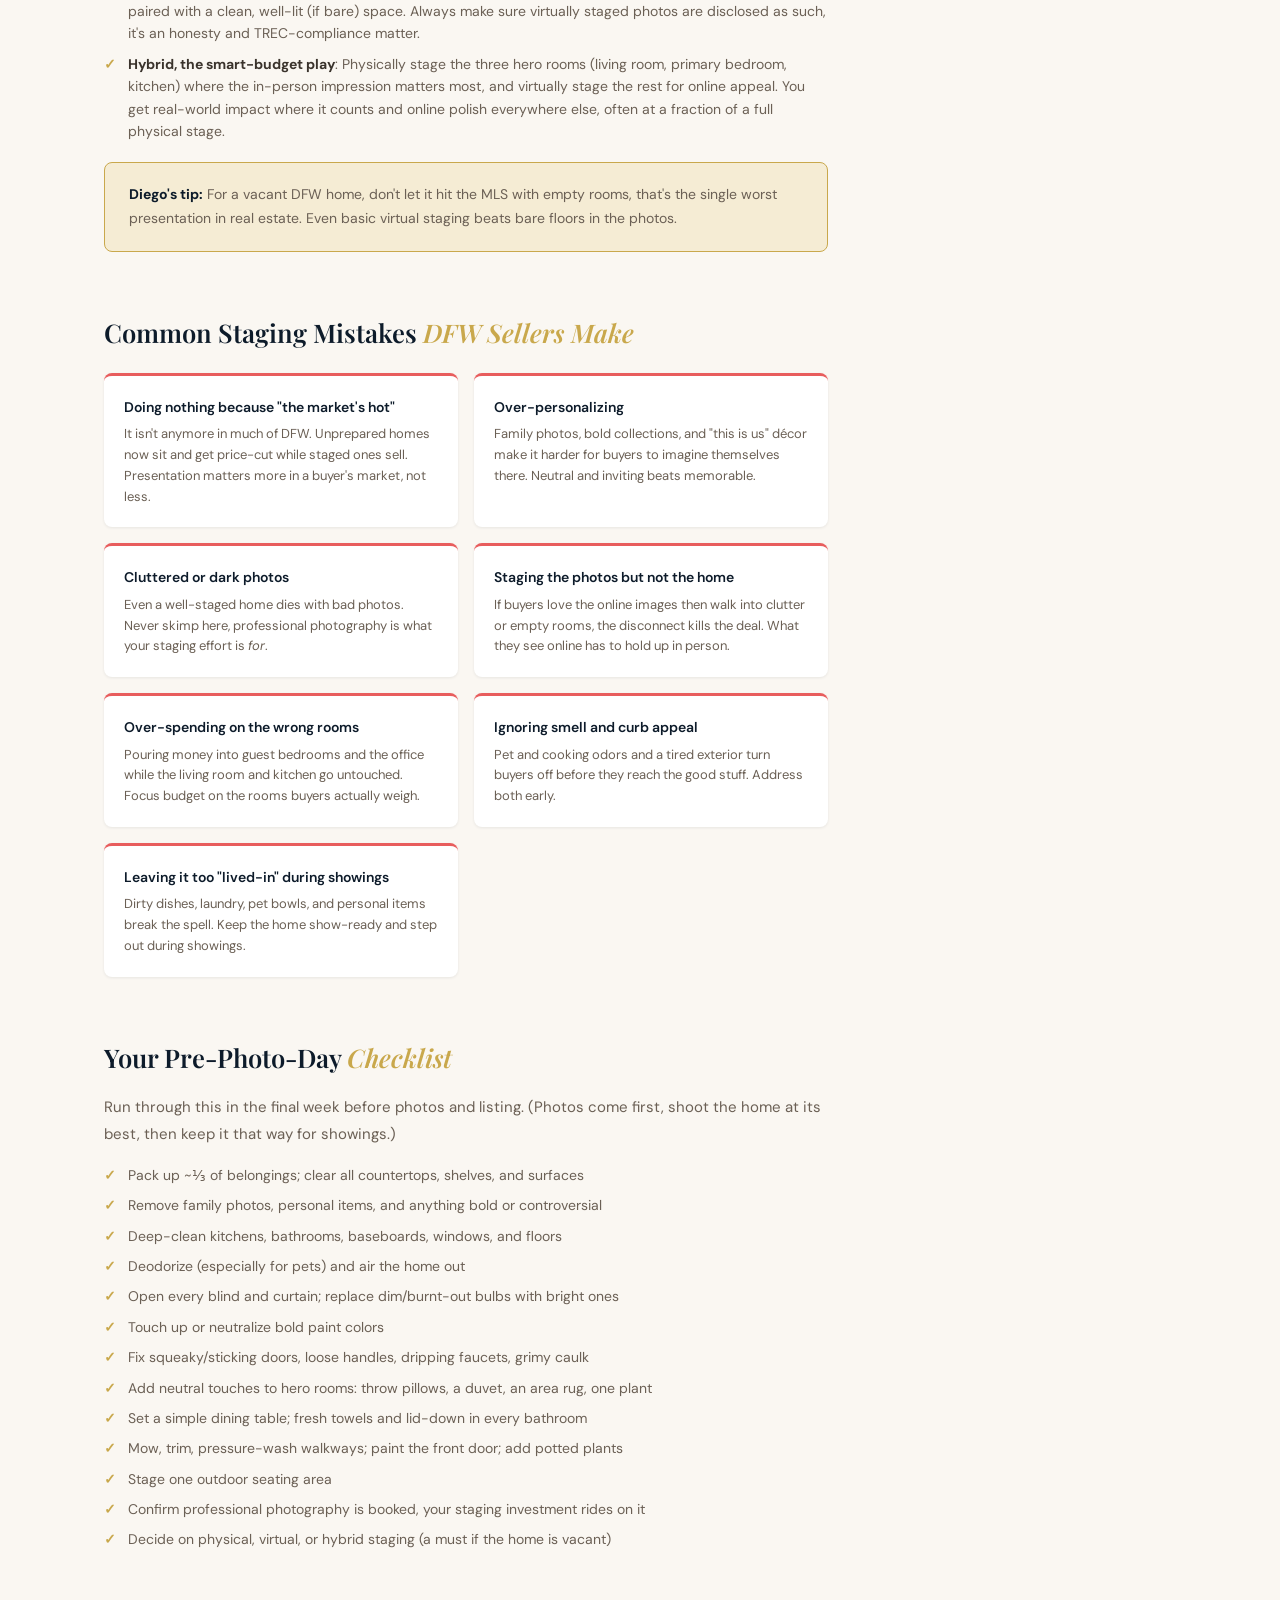
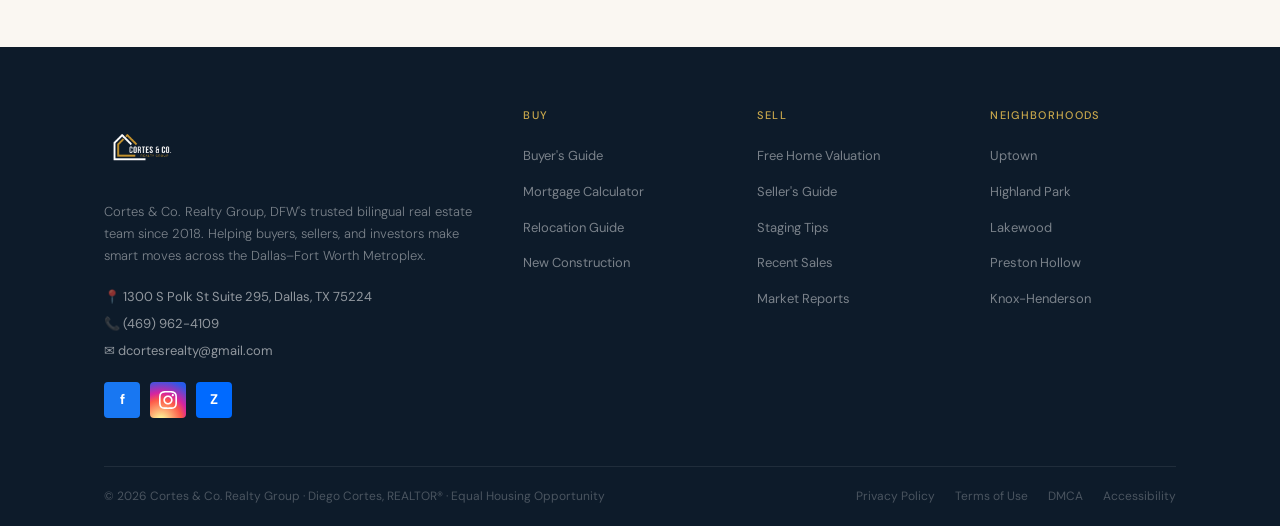
<file: staging-tips.html>
<!DOCTYPE html>
<html lang="en">
<head>
<meta charset="UTF-8">
<meta name="viewport" content="width=device-width, initial-scale=1.0">
<title>Staging Tips | Diego Cortes, Realtor® | DFW</title>
<meta name="description" content="A complete home staging guide for DFW sellers. Room-by-room prep, DIY tips, photography advice, and expert staging guidance from Diego Cortes, bilingual Realtor® at Cortes & Co. Realty Group.">
<link rel="preconnect" href="https://fonts.googleapis.com">
<link rel="preconnect" href="https://fonts.gstatic.com" crossorigin>
<link href="https://fonts.googleapis.com/css2?family=Playfair+Display:ital,wght@0,400;0,600;0,700;1,400&family=DM+Sans:ital,opsz,wght@0,9..40,300;0,9..40,400;0,9..40,500;1,9..40,300&display=swap" rel="stylesheet">
<link rel="icon" type="image/svg+xml" href="favicon.svg">
<link rel="stylesheet" href="styles.css">
<style>
  .guide-hero {
    background: var(--navy);
    padding: 120px 0 60px;
    text-align: center;
  }
  .guide-hero .section-eyebrow { justify-content: center; }
  .guide-hero h1 {
    font-family: var(--font-display);
    font-size: clamp(2rem, 4vw, 2.75rem);
    font-weight: 600;
    color: var(--white);
    margin-bottom: 12px;
  }
  .guide-hero h1 em { font-style: italic; color: var(--gold); }
  .guide-hero p {
    color: rgba(255,255,255,.6);
    font-size: 15px;
    max-width: 520px;
    margin: 0 auto;
  }

  .guide-body { padding: 72px 0 80px; }

  .guide-layout {
    display: grid;
    grid-template-columns: 1fr 300px;
    gap: 48px;
    align-items: start;
  }

  /* sticky sidebar */
  .guide-sidebar {
    position: sticky;
    top: 88px;
  }
  .sidebar-card {
    background: var(--white);
    border-radius: 8px;
    padding: 28px;
    box-shadow: var(--shadow-md);
    margin-bottom: 20px;
  }
  .sidebar-card h3 {
    font-family: var(--font-display);
    font-size: 1.05rem;
    font-weight: 600;
    color: var(--navy);
    margin-bottom: 16px;
  }
  .sidebar-nav a {
    display: block;
    font-size: 13px;
    color: var(--gray-600);
    padding: 7px 0;
    border-bottom: 1px solid var(--gray-100);
    transition: color .2s;
  }
  .sidebar-nav a:last-child { border-bottom: none; }
  .sidebar-nav a:hover { color: var(--gold); }
  .sidebar-nav a::before { content: '→ '; opacity: .5; }

  .cta-sidebar {
    background: var(--navy);
    border-radius: 8px;
    padding: 28px;
    text-align: center;
  }
  .cta-sidebar p {
    font-size: 13px;
    color: rgba(255,255,255,.65);
    line-height: 1.6;
    margin-bottom: 16px;
  }
  .cta-sidebar strong { color: var(--white); }
  .cta-sidebar .btn-primary { width: 100%; justify-content: center; font-size: 13px; }

  /* main content */
  .guide-main h2 {
    font-family: var(--font-display);
    font-size: 1.6rem;
    font-weight: 600;
    color: var(--navy);
    margin: 52px 0 16px;
    padding-top: 8px;
  }
  .guide-main h2:first-child { margin-top: 0; }
  .guide-main h2 em { font-style: italic; color: var(--gold); }
  .guide-main p {
    font-size: 15px;
    color: var(--gray-600);
    line-height: 1.8;
    margin-bottom: 14px;
  }
  .guide-main strong { color: var(--gray-800); }

  /* tip boxes */
  .tip-box {
    background: var(--gold-pale);
    border: 1.5px solid var(--gold);
    border-radius: 8px;
    padding: 20px 24px;
    margin: 20px 0;
    font-size: 14px;
    color: var(--gray-600);
    line-height: 1.7;
  }
  .tip-box strong { color: var(--navy); }

  /* checklist */
  .check-list { list-style: none; margin: 16px 0; display: flex; flex-direction: column; gap: 8px; }
  .check-list li {
    font-size: 14px; color: var(--gray-600); padding-left: 24px; position: relative; line-height: 1.6;
  }
  .check-list li::before {
    content: '✓'; position: absolute; left: 0; color: var(--gold); font-weight: 700;
  }

  /* market callout */
  .market-callout {
    background: var(--navy);
    border-radius: 8px;
    padding: 32px;
    margin: 28px 0;
    display: grid;
    grid-template-columns: repeat(3, 1fr);
    gap: 24px;
    text-align: center;
  }
  .mc-item-label { font-size: 11px; letter-spacing: .1em; text-transform: uppercase; color: var(--gold); margin-bottom: 4px; }
  .mc-item-value { font-family: var(--font-display); font-size: 1.6rem; font-weight: 600; color: var(--white); }
  .mc-item-sub { font-size: 12px; color: rgba(255,255,255,.5); margin-top: 2px; }

  /* mistake cards */
  .mistakes-grid { display: grid; grid-template-columns: 1fr 1fr; gap: 16px; margin: 20px 0; }
  .mistake-card {
    background: var(--white);
    border-radius: 8px;
    padding: 20px;
    box-shadow: var(--shadow-sm);
    border-top: 3px solid #e85d5d;
  }
  .mistake-card h4 { font-size: 14px; font-weight: 600; color: var(--navy); margin-bottom: 6px; }
  .mistake-card p { font-size: 13px; color: var(--gray-600); line-height: 1.6; margin: 0; }

  @media (max-width: 900px) {
    .guide-layout { grid-template-columns: 1fr; }
    .guide-sidebar { position: static; }
    .market-callout { grid-template-columns: 1fr 1fr; }
    .mistakes-grid { grid-template-columns: 1fr; }
  }
  @media (max-width: 600px) {
    .market-callout { grid-template-columns: 1fr; gap: 16px; }
  }
</style>
</head>
<body>

<!-- ── NAV ── -->
<nav id="nav">
  <div class="nav-inner">
    <div class="nav-logo"><a href="index.html"><img src="websitephotos/logo-dark.png" alt="Logo"></a></div>
    <ul class="nav-links">
      <li><a href="index.html#sell">Sell</a></li>
      <li><a href="index.html#neighborhoods">Neighborhoods</a></li>
      <li><a href="index.html#about">About</a></li>
      <li><a href="blog.html">Blog</a></li>
    </ul>
    <div class="nav-right">
      <div class="nav-phone">(469) 962-4109</div>
      <a href="index.html#contact" class="btn-primary">Book a Call</a>
    </div>
    <div class="hamburger" onclick="toggleMenu()">
      <span></span><span></span><span></span>
    </div>
  </div>
</nav>

<!-- ── HERO ── -->
<section class="guide-hero">
  <div class="container">
    <div class="section-eyebrow" style="justify-content:center;">DFW Home Sellers</div>
    <h1>The Complete <em>Staging Guide</em></h1>
    <p>How to prep, present, and photograph your DFW home so it sells faster, and for more, without spending a fortune.</p>
  </div>
</section>

<!-- ── BODY ── -->
<section class="guide-body">
  <div class="container">
    <div class="guide-layout">

      <!-- MAIN CONTENT -->
      <div class="guide-main">

        <h2 id="overview">Staging Isn't Decorating. It's <em>Marketing.</em></h2>
        <p>In 2026, your listing photos are your first showing. Effectively every buyer starts their search online, narrows to a handful of homes, and only tours a few in person. If your home doesn't grab them on screen, they never walk through the door. Staging is what makes the difference between a listing buyers scroll past and one they drive across town to see.</p>
        <p>And the DFW market has shifted toward buyers, inventory is up, price reductions are common, and poorly presented homes sit while well-prepped ones move. Staging is no longer optional polish; it's how you compete. The good news: you don't need to spend thousands. Most of what moves the needle is decluttering, cleaning, and smart presentation you can do yourself.</p>

        <div class="market-callout">
          <div>
            <div class="mc-item-label">Sells Faster</div>
            <div class="mc-item-value">~49%</div>
            <div class="mc-item-sub">of agents report reduced time on market</div>
          </div>
          <div>
            <div class="mc-item-label">Higher Offers</div>
            <div class="mc-item-value">~30%</div>
            <div class="mc-item-sub">of agents report a 1%–10% lift (2025 NAR)</div>
          </div>
          <div>
            <div class="mc-item-label">Median Stage Cost</div>
            <div class="mc-item-value">~$1,500</div>
            <div class="mc-item-sub">for a full professional service</div>
          </div>
        </div>

        <div class="tip-box">
          <strong>Diego's tip:</strong> You don't have to choose between "do nothing" and "$5,000 full stage." For most DFW homes in the $300K–$500K range, a weekend of decluttering and cleaning plus a few hundred dollars of strategic touches captures 80% of the benefit.
        </div>

        <h2 id="roi">The Numbers: <em>Is Staging Worth It?</em></h2>
        <p>For a mid-market DFW seller, the math is hard to argue with. The median North Texas home sits around $405,000. The 2025 NAR Profile of Home Staging found roughly 30% of agents saw staging lift offers by 1%–10%. Even a conservative 2%–3% bump on a $405K home is <strong>$8,000–$12,000</strong>: against a typical staging spend of a few hundred to a few thousand dollars.</p>
        <ul class="check-list">
          <li><strong>It sells faster.</strong> Nearly half of sellers' agents report staged homes spend less time on the market. In a market where stale listings get price-cut, speed protects your price.</li>
          <li><strong>It drives more traffic.</strong> Staged listings photograph better, get more online views and clicks, and pull more buyers through the door in the critical first 7–14 days.</li>
          <li><strong>It helps buyers commit.</strong> 83% of buyers' agents say staging makes it easier for buyers to picture the home as their own, and emotionally connected buyers write stronger offers.</li>
          <li><strong>Vacant homes need it most.</strong> Empty rooms photograph poorly, feel smaller in person, and give buyers nothing to anchor to. If your home is vacant, some form of staging (physical or virtual) is essential before it hits the MLS.</li>
        </ul>
        <p>The takeaway isn't "spend the most." It's that <strong>presentation is a marketing lever with measurable return</strong>: and in a buyer's market, skipping it is the expensive choice.</p>

        <h2 id="rooms">Where to Focus: <em>The Rooms That Matter</em></h2>
        <p>You don't need to stage every room. Buyers and their agents consistently rank the same spaces as most important (2025 NAR): the <strong>living room</strong>, the <strong>primary bedroom</strong>, and the <strong>kitchen</strong>. Put your energy and budget there first. The home office and guest bedrooms matter least, don't over-invest in them.</p>
        <p><strong>Living room (your #1 priority).</strong> This is the hero shot. Declutter hard, remove personal photos, and pull furniture slightly off the walls to create flow and make the room feel larger. Neutral throw pillows, a clean area rug, and one piece of inoffensive art do more than a roomful of stuff. Maximize natural light, open every blind and curtain.</p>
        <p><strong>Primary bedroom.</strong> Aim for hotel-calm. A neutral duvet ($60 well spent), matching nightstands, soft lighting, and clear surfaces. Remove exercise equipment, laundry, and anything personal. Buyers should imagine <em>resting</em> here, not see your daily life.</p>
        <p><strong>Kitchen.</strong> Clear the counters almost completely, appliances, mail, magnets all go. Deep-clean until it shines, fix any dripping faucet or sticky drawer, and add one small touch of life (a bowl of lemons, a single plant). New cabinet hardware ($40–$90) can erase a decade of dated look in two hours.</p>
        <p><strong>Don't neglect, but don't overdo:</strong> dining room (a simple table setting reads well in photos), bathrooms (spotless, lid down, fresh towels, no personal items), and the entryway (the first thing buyers see in person, clean, bright, welcoming).</p>

        <h2 id="playbook">A Room-by-Room <em>DIY Playbook</em></h2>
        <p>Most of the highest-impact work costs little more than your time. Work through these in order.</p>
        <ul class="check-list">
          <li><strong>Declutter everywhere first.</strong> Pack up roughly a third of your belongings before photos, closets, pantry, garage, countertops, shelves. Buyers open closets and pantries; a half-empty closet reads as "tons of storage." A packed one reads as "not enough room." This single step does more than any purchase.</li>
          <li><strong>Depersonalize.</strong> Remove family photos, kids' artwork, diplomas, religious or political items, and anything that says "this is <em>our</em> home." You want buyers picturing <em>their</em> life here, not feeling like guests in yours.</li>
          <li><strong>Deep-clean top to bottom.</strong> Kitchens, bathrooms, baseboards, windows, and floors especially. A genuinely clean home signals a well-maintained one. If you have pets, deodorize thoroughly, you stop smelling it; buyers don't.</li>
          <li><strong>Maximize light.</strong> Open all blinds and curtains, swap dim bulbs for bright daylight-temperature ones, and make sure every fixture works. Dark rooms feel small and hide a home's best features. A well-placed mirror can bounce light and make a tight room feel open.</li>
          <li><strong>Neutralize.</strong> Bold accent walls, dated wallpaper, and loud paint shrink your buyer pool. A gallon of neutral paint is one of the cheapest, highest-return upgrades you can make.</li>
          <li><strong>Handle the small fixes.</strong> Tighten loose handles, fix squeaky or sticking doors, replace burnt-out bulbs, re-caulk grimy tubs, and patch nail holes. Buyers mentally inflate the cost of every visible flaw.</li>
          <li><strong>Don't forget curb appeal.</strong> The exterior is the buyer's very first impression. Mow, trim, pressure-wash the walkway, add a couple of potted plants, and paint the front door (black, navy, or forest green), about $25 for the biggest curb-appeal-per-dollar upgrade there is.</li>
          <li><strong>Stage outdoor living space.</strong> In Texas, patios and yards sell. Set up a simple seating area so buyers see the lifestyle, not just the slab.</li>
        </ul>

        <h2 id="types">Physical vs. Virtual vs. <em>Hybrid Staging</em></h2>
        <p>There's no single right answer, it depends on whether your home is occupied or vacant and your budget.</p>
        <ul class="check-list">
          <li><strong>Physical staging</strong>: Real furniture and décor, either your own (restyled) or rented. Best for occupied homes that just need editing and restyling, and for high-traffic listings where the in-person experience seals the deal. Cost ranges widely: a few hundred dollars for a consultation and DIY restyle, up to several thousand for a full professional stage of a vacant home.</li>
          <li><strong>Virtual staging</strong>: Furniture and décor added digitally to your listing photos. Cheap (often under $50 per photo) and fast, it makes empty rooms look inviting online and is great for driving clicks. The catch: it only exists in the photos. Buyers who fall for the images will walk into empty rooms in person, so it works best paired with a clean, well-lit (if bare) space. Always make sure virtually staged photos are disclosed as such, it's an honesty and TREC-compliance matter.</li>
          <li><strong>Hybrid, the smart-budget play</strong>: Physically stage the three hero rooms (living room, primary bedroom, kitchen) where the in-person impression matters most, and virtually stage the rest for online appeal. You get real-world impact where it counts and online polish everywhere else, often at a fraction of a full physical stage.</li>
        </ul>

        <div class="tip-box">
          <strong>Diego's tip:</strong> For a vacant DFW home, don't let it hit the MLS with empty rooms, that's the single worst presentation in real estate. Even basic virtual staging beats bare floors in the photos.
        </div>

        <h2 id="mistakes">Common Staging Mistakes <em>DFW Sellers Make</em></h2>
        <div class="mistakes-grid">
          <div class="mistake-card">
            <h4>Doing nothing because "the market's hot"</h4>
            <p>It isn't anymore in much of DFW. Unprepared homes now sit and get price-cut while staged ones sell. Presentation matters more in a buyer's market, not less.</p>
          </div>
          <div class="mistake-card">
            <h4>Over-personalizing</h4>
            <p>Family photos, bold collections, and "this is us" décor make it harder for buyers to imagine themselves there. Neutral and inviting beats memorable.</p>
          </div>
          <div class="mistake-card">
            <h4>Cluttered or dark photos</h4>
            <p>Even a well-staged home dies with bad photos. Never skimp here, professional photography is what your staging effort is <em>for</em>.</p>
          </div>
          <div class="mistake-card">
            <h4>Staging the photos but not the home</h4>
            <p>If buyers love the online images then walk into clutter or empty rooms, the disconnect kills the deal. What they see online has to hold up in person.</p>
          </div>
          <div class="mistake-card">
            <h4>Over-spending on the wrong rooms</h4>
            <p>Pouring money into guest bedrooms and the office while the living room and kitchen go untouched. Focus budget on the rooms buyers actually weigh.</p>
          </div>
          <div class="mistake-card">
            <h4>Ignoring smell and curb appeal</h4>
            <p>Pet and cooking odors and a tired exterior turn buyers off before they reach the good stuff. Address both early.</p>
          </div>
          <div class="mistake-card">
            <h4>Leaving it too "lived-in" during showings</h4>
            <p>Dirty dishes, laundry, pet bowls, and personal items break the spell. Keep the home show-ready and step out during showings.</p>
          </div>
        </div>

        <h2 id="checklist">Your Pre-Photo-Day <em>Checklist</em></h2>
        <p>Run through this in the final week before photos and listing. (Photos come first, shoot the home at its best, then keep it that way for showings.)</p>
        <ul class="check-list">
          <li>Pack up ~⅓ of belongings; clear all countertops, shelves, and surfaces</li>
          <li>Remove family photos, personal items, and anything bold or controversial</li>
          <li>Deep-clean kitchens, bathrooms, baseboards, windows, and floors</li>
          <li>Deodorize (especially for pets) and air the home out</li>
          <li>Open every blind and curtain; replace dim/burnt-out bulbs with bright ones</li>
          <li>Touch up or neutralize bold paint colors</li>
          <li>Fix squeaky/sticking doors, loose handles, dripping faucets, grimy caulk</li>
          <li>Add neutral touches to hero rooms: throw pillows, a duvet, an area rug, one plant</li>
          <li>Set a simple dining table; fresh towels and lid-down in every bathroom</li>
          <li>Mow, trim, pressure-wash walkways; paint the front door; add potted plants</li>
          <li>Stage one outdoor seating area</li>
          <li>Confirm professional photography is booked, your staging investment rides on it</li>
          <li>Decide on physical, virtual, or hybrid staging (a must if the home is vacant)</li>
        </ul>

      </div>

      <!-- SIDEBAR -->
      <div class="guide-sidebar">
        <div class="sidebar-card">
          <h3>Contents</h3>
          <nav class="sidebar-nav">
            <a href="#overview">Why Staging Matters</a>
            <a href="#roi">The ROI Numbers</a>
            <a href="#rooms">Rooms That Matter</a>
            <a href="#playbook">DIY Playbook</a>
            <a href="#types">Physical vs. Virtual vs. Hybrid</a>
            <a href="#mistakes">Common Mistakes</a>
            <a href="#checklist">Pre-Photo-Day Checklist</a>
          </nav>
        </div>
        <div class="cta-sidebar">
          <p><strong>Getting ready to list?</strong> Diego includes professional photography on every listing and gives sellers room-by-room staging guidance as part of the pre-sale process, no guesswork, no wasted spend.</p>
          <a href="index.html#sell" class="btn-primary">Get a Free Home Value →</a>
        </div>
        <div class="sidebar-card" style="margin-top:20px;">
          <h3>Helpful Tools</h3>
          <nav class="sidebar-nav">
            <a href="index.html#sell">Free Home Valuation</a>
            <a href="sellers-guide.html">Seller's Guide</a>
            <a href="index.html#sold">Recent Sales</a>
            <a href="mortgage-calculator.html">Mortgage Calculator</a>
          </nav>
        </div>
      </div>

    </div>
  </div>
</section>

<!-- ── FOOTER ── -->
<footer id="footer">
  <div class="container">
    <div class="footer-grid">
      <div>
        <div class="footer-logo"><a href="index.html"><img src="websitephotos/logo-dark.png" alt="Logo"></a></div>
        <p class="footer-about">Cortes &amp; Co. Realty Group, DFW's trusted bilingual real estate team since 2018. Helping buyers, sellers, and investors make smart moves across the Dallas–Fort Worth Metroplex.</p>
        <div class="footer-contact-item">📍 1300 S Polk St Suite 295, Dallas, TX 75224</div>
        <div class="footer-contact-item">📞 (469) 962-4109</div>
        <div class="footer-contact-item">✉ dcortesrealty@gmail.com</div>
        <div class="footer-social">
          <a href="https://www.facebook.com/diegocortesrealestate/" target="_blank" rel="noopener noreferrer" class="social-icon" style="background:#1877f2; color:#fff;">f</a>
          <a href="https://www.instagram.com/diegocortes_realestate/?hl=en" target="_blank" rel="noopener noreferrer" class="social-icon" style="background:radial-gradient(circle at 30% 107%, #fdf497 0%, #fdf497 5%, #fd5949 45%, #d6249f 60%, #285AEB 90%); color:#fff;">
            <svg xmlns="http://www.w3.org/2000/svg" width="18" height="18" viewBox="0 0 24 24" fill="white"><path d="M12 2.163c3.204 0 3.584.012 4.85.07 3.252.148 4.771 1.691 4.919 4.919.058 1.265.069 1.645.069 4.849 0 3.205-.012 3.584-.069 4.849-.149 3.225-1.664 4.771-4.919 4.919-1.266.058-1.644.07-4.85.07-3.204 0-3.584-.012-4.849-.07-3.26-.149-4.771-1.699-4.919-4.92-.058-1.265-.07-1.644-.07-4.849 0-3.204.013-3.583.07-4.849.149-3.227 1.664-4.771 4.919-4.919 1.266-.057 1.645-.069 4.849-.069zm0-2.163c-3.259 0-3.667.014-4.947.072-4.358.2-6.78 2.618-6.98 6.98-.059 1.281-.073 1.689-.073 4.948 0 3.259.014 3.668.072 4.948.2 4.358 2.618 6.78 6.98 6.98 1.281.058 1.689.072 4.948.072 3.259 0 3.668-.014 4.948-.072 4.354-.2 6.782-2.618 6.979-6.98.059-1.28.073-1.689.073-4.948 0-3.259-.014-3.667-.072-4.947-.196-4.354-2.617-6.78-6.979-6.98-1.281-.059-1.69-.073-4.949-.073zm0 5.838c-3.403 0-6.162 2.759-6.162 6.162s2.759 6.163 6.162 6.163 6.162-2.759 6.162-6.163c0-3.403-2.759-6.162-6.162-6.162zm0 10.162c-2.209 0-4-1.79-4-4 0-2.209 1.791-4 4-4s4 1.791 4 4c0 2.21-1.791 4-4 4zm6.406-11.845c-.796 0-1.441.645-1.441 1.44s.645 1.44 1.441 1.44c.795 0 1.439-.645 1.439-1.44s-.644-1.44-1.439-1.44z"/></svg>
          </a>
          <a href="https://www.zillow.com/profile/Diego%20Cortes" target="_blank" rel="noopener noreferrer" class="social-icon" style="background:#006aff; color:#fff;">Z</a>
        </div>
      </div>
      <div class="footer-col">
        <h4>Buy</h4>
        <ul class="footer-links">
          <li><a href="buyers-guide.html">Buyer's Guide</a></li>
          <li><a href="mortgage-calculator.html">Mortgage Calculator</a></li>
          <li><a href="relocation-guide.html">Relocation Guide</a></li>
          <li><a href="new-construction.html">New Construction</a></li>
        </ul>
      </div>
      <div class="footer-col">
        <h4>Sell</h4>
        <ul class="footer-links">
          <li><a href="index.html#sell">Free Home Valuation</a></li>
          <li><a href="sellers-guide.html">Seller's Guide</a></li>
          <li><a href="staging-tips.html">Staging Tips</a></li>
          <li><a href="index.html#sold">Recent Sales</a></li>
          <li><a href="Market-report.html">Market Reports</a></li>
        </ul>
      </div>
      <div class="footer-col">
        <h4>Neighborhoods</h4>
        <ul class="footer-links">
          <li><a href="index.html#neighborhoods">Uptown</a></li>
          <li><a href="index.html#neighborhoods">Highland Park</a></li>
          <li><a href="index.html#neighborhoods">Lakewood</a></li>
          <li><a href="index.html#neighborhoods">Preston Hollow</a></li>
          <li><a href="index.html#neighborhoods">Knox-Henderson</a></li>
        </ul>
      </div>
    </div>
    <div class="footer-bottom">
      <p>© 2026 Cortes &amp; Co. Realty Group · Diego Cortes, REALTOR® · Equal Housing Opportunity</p>
      <div class="footer-bottom-links">
        <a href="privacy-policy.html">Privacy Policy</a>
        <a href="terms-of-use.html">Terms of Use</a>
        <a href="DMCA.html">DMCA</a>
        <a href="accessibility.html">Accessibility</a>
      </div>
    </div>
  </div>
</footer>

<script src="app.js"></script>
</body>
</html>
</file>
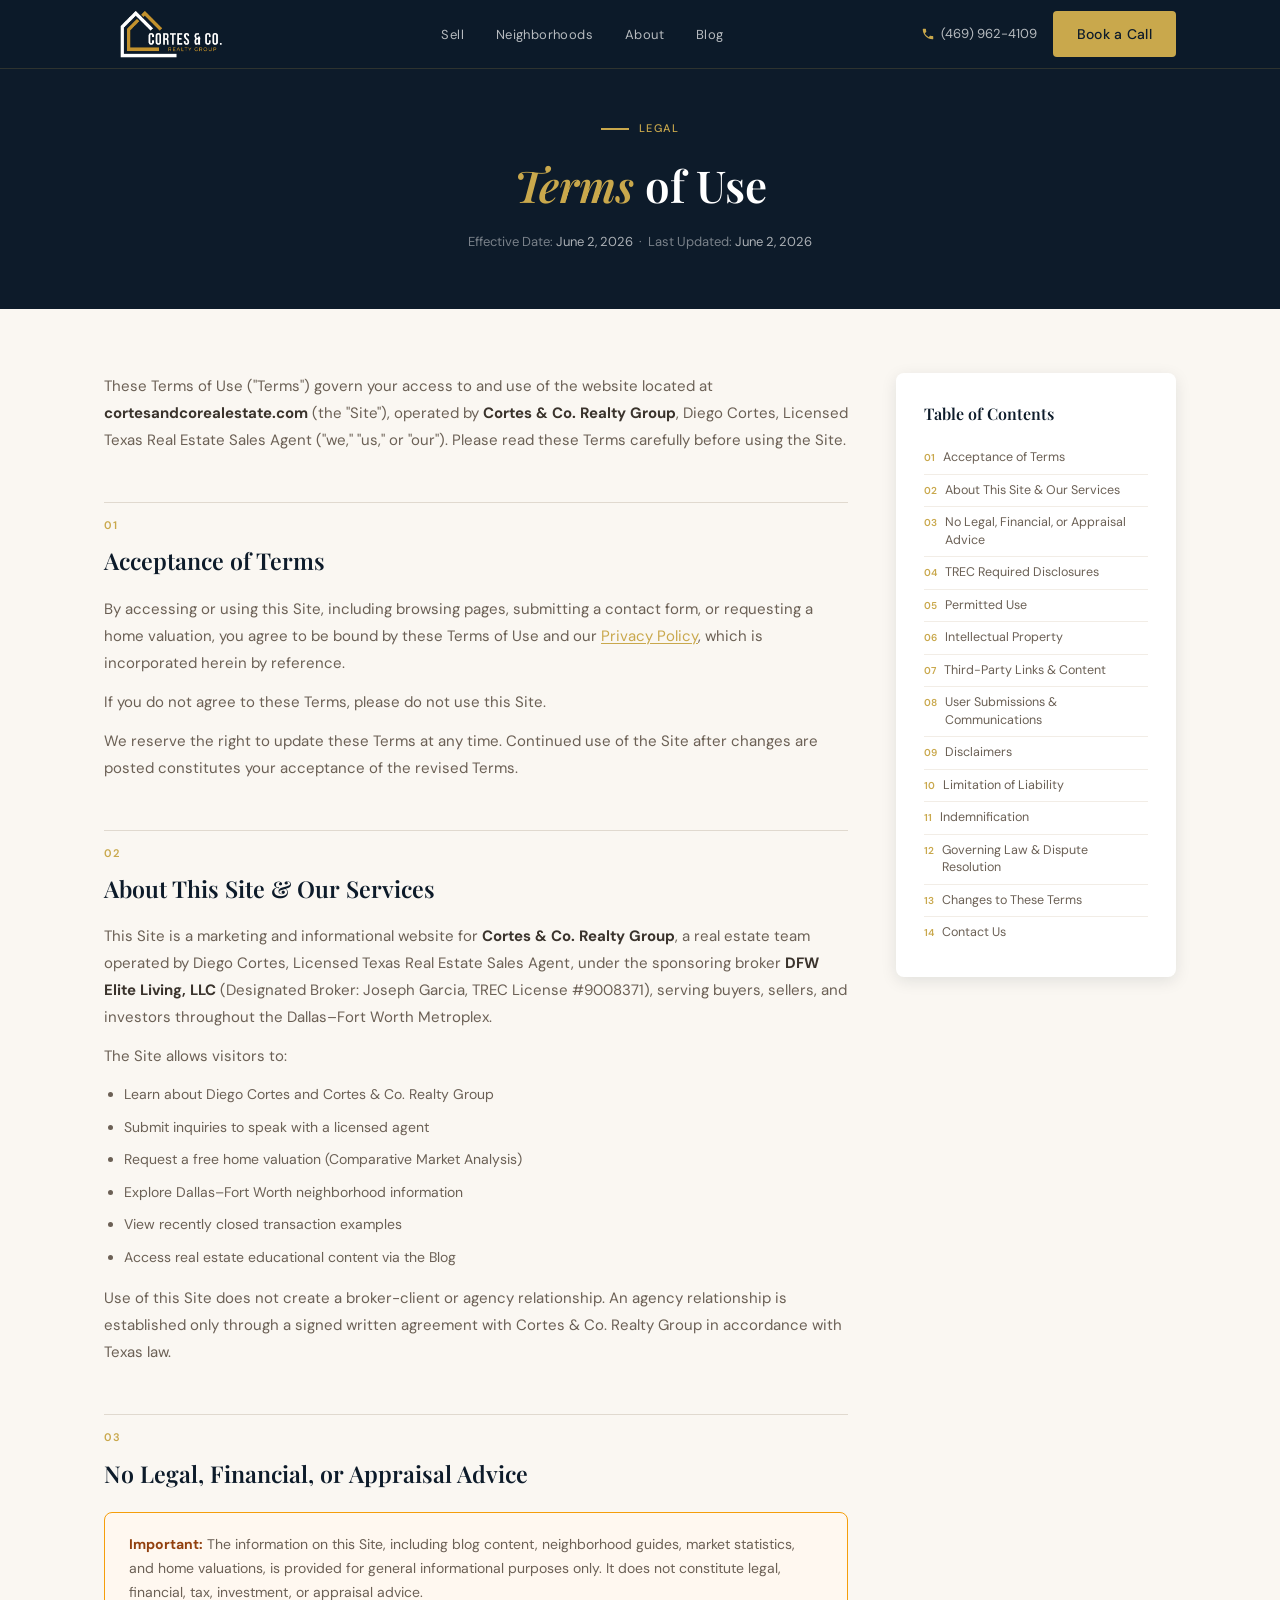
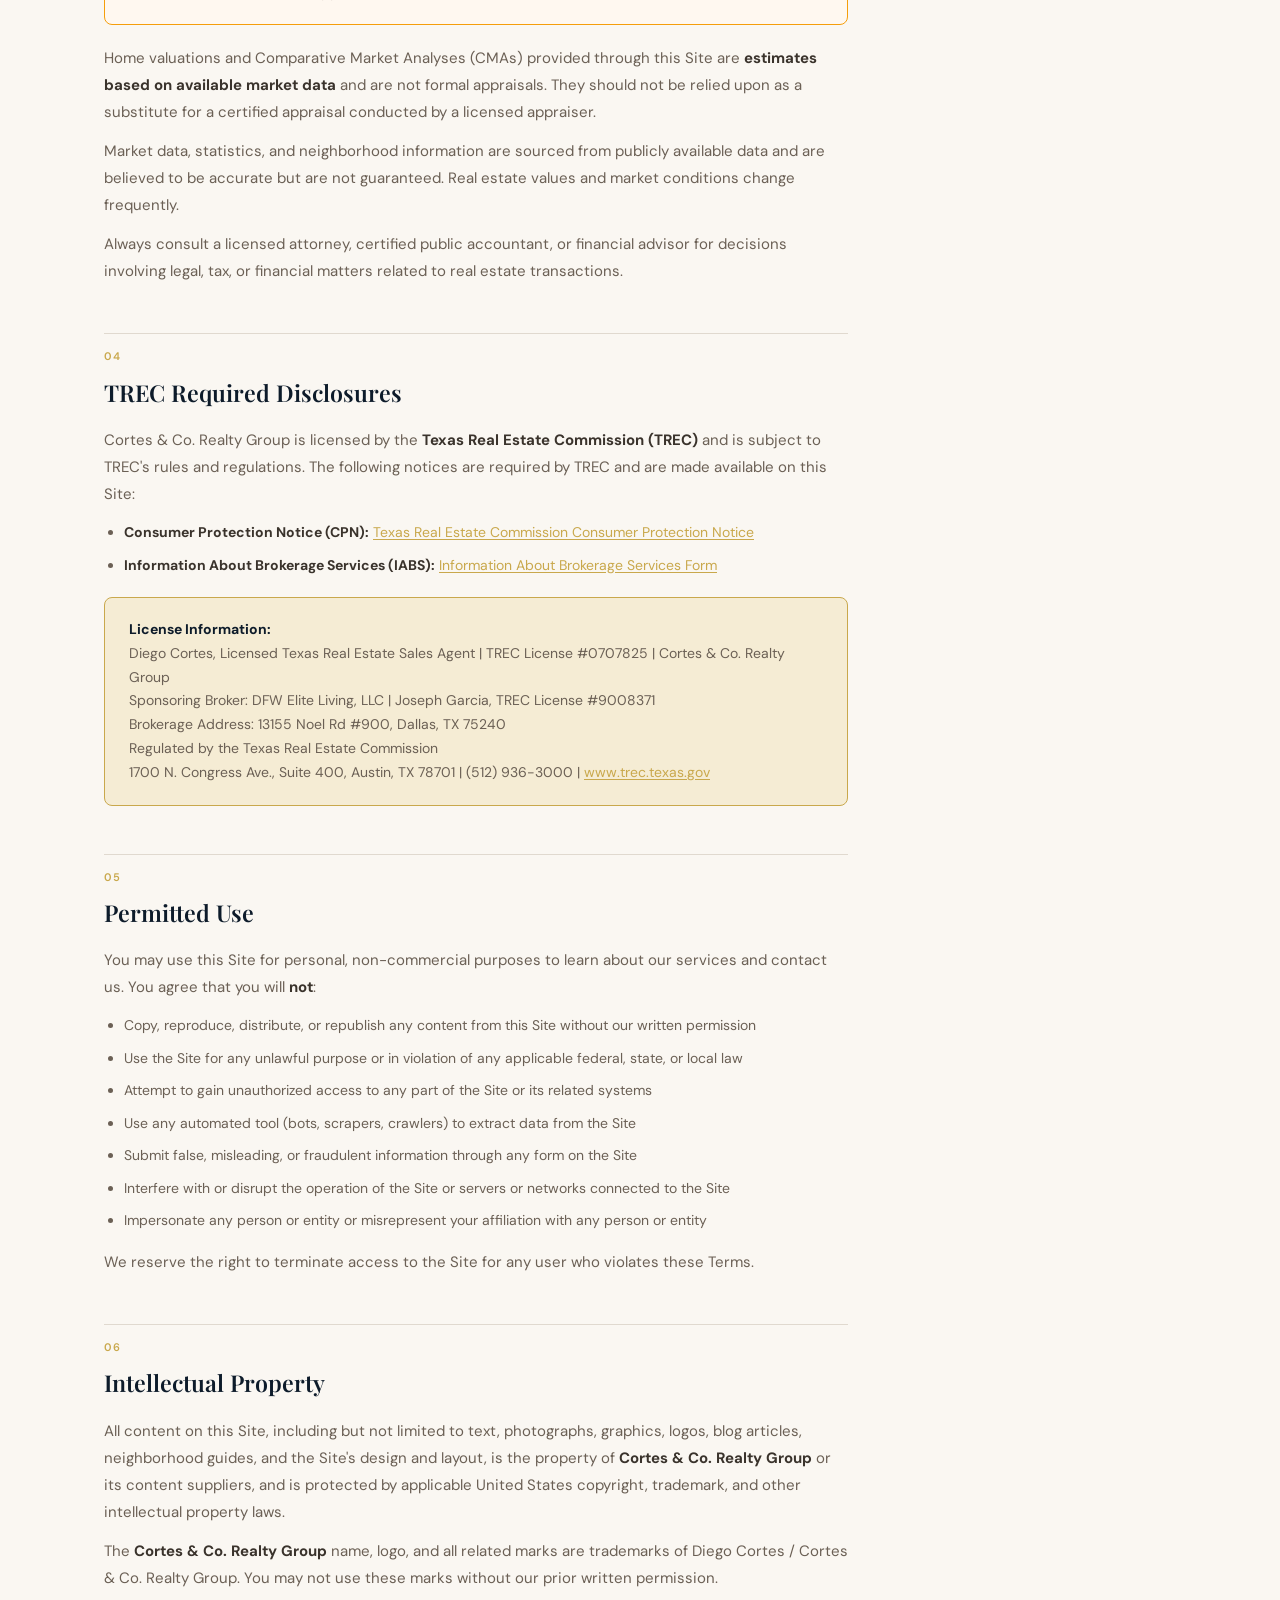
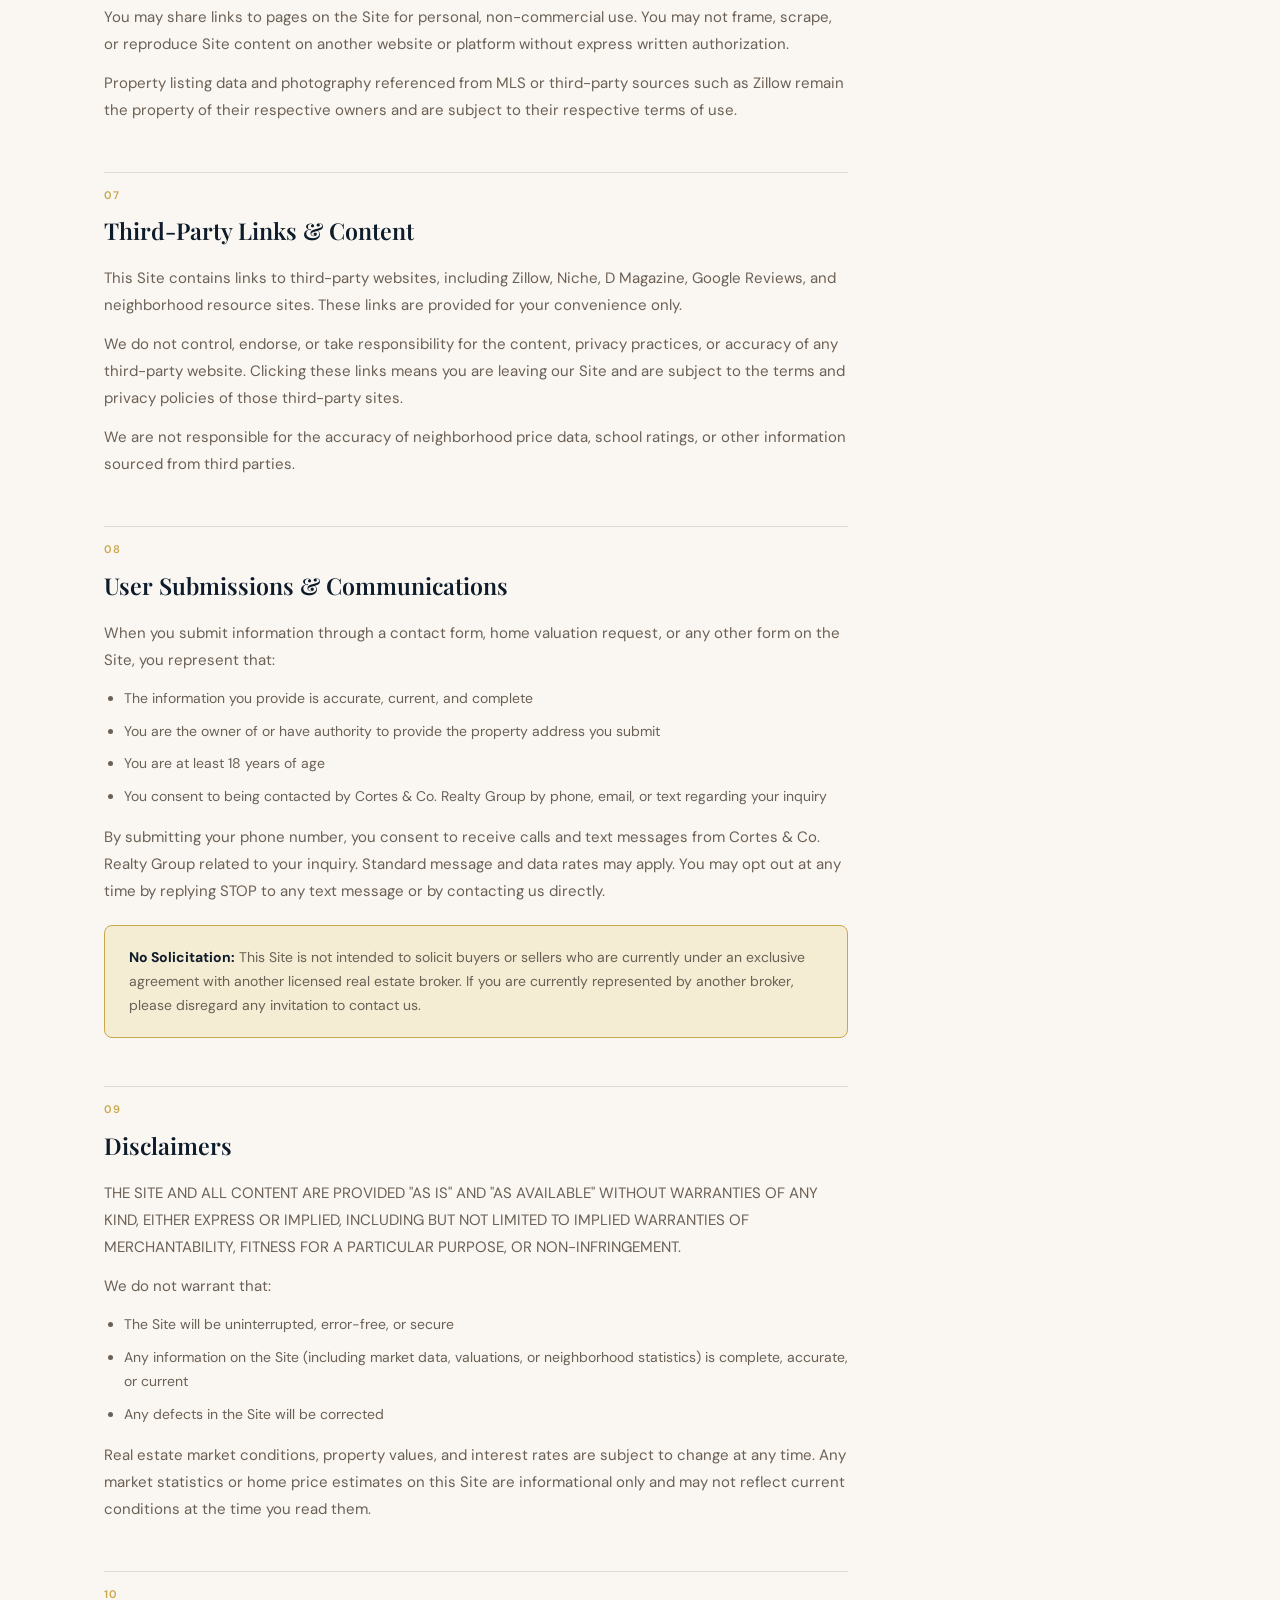
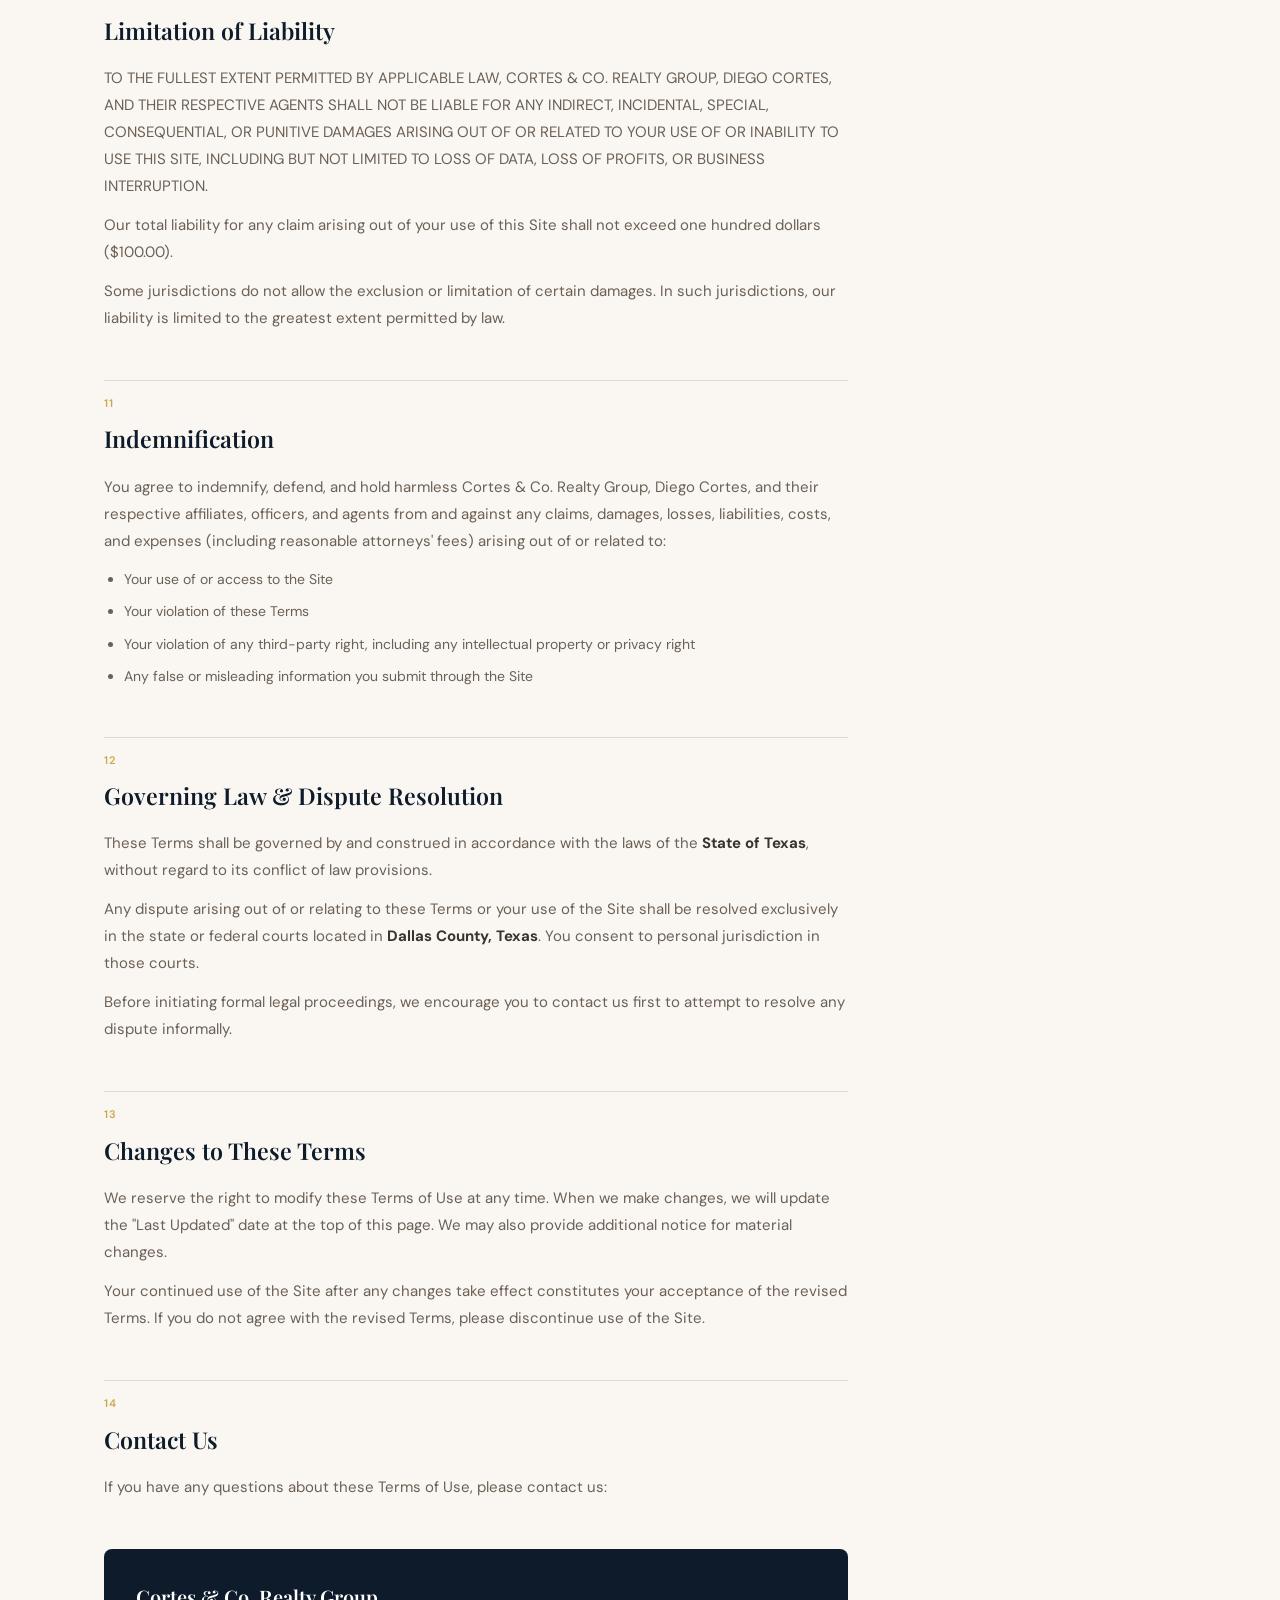
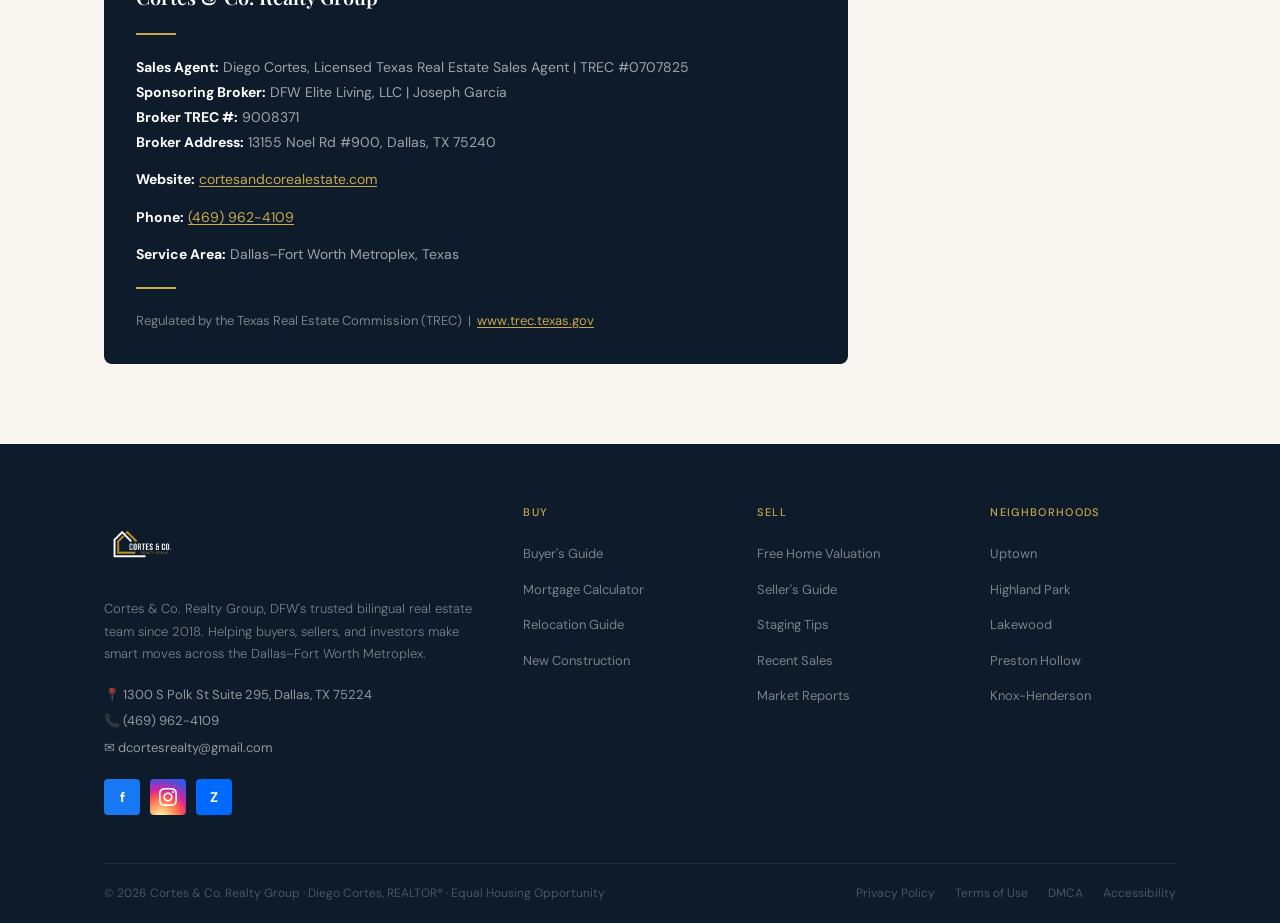
<file: terms-of-use.html>
<!DOCTYPE html>
<html lang="en">
<head>
  <meta charset="UTF-8" />
  <meta name="viewport" content="width=device-width, initial-scale=1.0"/>
  <title>Terms of Use, Cortes & Co. Realty Group</title>
  <meta name="description" content="Terms of Use for cortesandcorealestate.com, operated by Cortes & Co. Realty Group, Diego Cortes, Licensed Texas Real Estate Sales Agent.">
  <link rel="preconnect" href="https://fonts.googleapis.com">
  <link rel="preconnect" href="https://fonts.gstatic.com" crossorigin>
  <link href="https://fonts.googleapis.com/css2?family=Playfair+Display:ital,wght@0,400;0,600;0,700;1,400&family=DM+Sans:ital,opsz,wght@0,9..40,300;0,9..40,400;0,9..40,500;1,9..40,300&display=swap" rel="stylesheet">
  <link rel="icon" type="image/svg+xml" href="favicon.svg">
  <link rel="stylesheet" href="styles.css">
  <style>
    .policy-hero {
      background: var(--navy);
      padding: 120px 0 56px;
      text-align: center;
    }
    .policy-hero .section-eyebrow { justify-content: center; }
    .policy-hero h1 {
      font-family: var(--font-display);
      font-size: clamp(2rem, 4vw, 2.75rem);
      font-weight: 600;
      color: var(--white);
      margin-bottom: 12px;
    }
    .policy-hero h1 em { font-style: italic; color: var(--gold); }
    .policy-meta {
      font-size: 13px;
      color: rgba(255,255,255,.45);
      margin-top: 8px;
    }
    .policy-meta span { color: rgba(255,255,255,.65); }

    .policy-body { padding: 64px 0 80px; }
    .policy-layout {
      display: grid;
      grid-template-columns: 1fr 280px;
      gap: 48px;
      align-items: start;
    }

    .policy-sidebar { position: sticky; top: 88px; }
    .sidebar-card {
      background: var(--white);
      border-radius: 8px;
      padding: 28px;
      box-shadow: var(--shadow-md);
      margin-bottom: 20px;
    }
    .sidebar-card h3 {
      font-family: var(--font-display);
      font-size: 1rem;
      font-weight: 600;
      color: var(--navy);
      margin-bottom: 16px;
    }
    .toc ol {
      list-style: none;
      counter-reset: toc-counter;
      margin: 0; padding: 0;
    }
    .toc li {
      counter-increment: toc-counter;
      border-bottom: 1px solid var(--gray-100);
    }
    .toc li:last-child { border-bottom: none; }
    .toc a {
      display: flex;
      align-items: baseline;
      gap: 8px;
      font-size: 12.5px;
      color: var(--gray-600);
      padding: 7px 0;
      transition: color .2s;
      line-height: 1.4;
    }
    .toc a::before {
      content: counter(toc-counter, decimal-leading-zero);
      font-size: 10px;
      font-weight: 600;
      color: var(--gold);
      flex-shrink: 0;
    }
    .toc a:hover { color: var(--navy); }

    .policy-main > p {
      font-size: 15px;
      color: var(--gray-600);
      line-height: 1.8;
      margin-bottom: 14px;
    }
    .policy-main section {
      margin-top: 48px;
      padding-top: 8px;
      border-top: 1px solid var(--gray-200);
    }
    .section-num {
      display: inline-block;
      font-size: 11px;
      font-weight: 600;
      letter-spacing: .12em;
      text-transform: uppercase;
      color: var(--gold);
      margin-bottom: 8px;
    }
    .policy-main h2 {
      font-family: var(--font-display);
      font-size: 1.45rem;
      font-weight: 600;
      color: var(--navy);
      margin-bottom: 16px;
    }
    .policy-main p {
      font-size: 15px;
      color: var(--gray-600);
      line-height: 1.8;
      margin-bottom: 12px;
    }
    .policy-main p:last-child { margin-bottom: 0; }
    .policy-main ul, .policy-main ol {
      margin: 12px 0 16px 0;
      padding-left: 20px;
    }
    .policy-main li {
      font-size: 14px;
      color: var(--gray-600);
      line-height: 1.75;
      margin-bottom: 8px;
    }
    .policy-main li:last-child { margin-bottom: 0; }
    .policy-main strong { color: var(--gray-800); }
    .policy-main a { color: var(--gold); text-decoration: underline; text-underline-offset: 2px; }
    .policy-main a:hover { color: var(--gold-light); }

    .highlight-box {
      background: var(--gold-pale);
      border: 1.5px solid var(--gold);
      border-radius: 8px;
      padding: 20px 24px;
      margin: 20px 0;
      font-size: 14px;
      color: var(--gray-600);
      line-height: 1.7;
    }
    .highlight-box strong { color: var(--navy); }
    .highlight-box a { color: var(--gold); }

    .warning-box {
      background: #fff8f0;
      border: 1.5px solid #f59e0b;
      border-radius: 8px;
      padding: 20px 24px;
      margin: 20px 0;
      font-size: 14px;
      color: var(--gray-600);
      line-height: 1.7;
    }
    .warning-box strong { color: #92400e; }

    .contact-card {
      background: var(--navy);
      border-radius: 8px;
      padding: 32px;
      margin-top: 48px;
    }
    .contact-card h3 {
      font-family: var(--font-display);
      font-size: 1.25rem;
      font-weight: 600;
      color: var(--white);
      margin-bottom: 16px;
    }
    .contact-card p {
      font-size: 14px;
      color: rgba(255,255,255,.6);
      line-height: 1.8;
      margin-bottom: 12px;
    }
    .contact-card p:last-child { margin-bottom: 0; }
    .contact-card strong { color: var(--white) !important; }
    .contact-card a { color: var(--gold); text-decoration: underline; text-underline-offset: 2px; }
    .contact-card a:hover { color: var(--gold-light); }
    .contact-card .divider {
      width: 40px; height: 2px;
      background: var(--gold);
      margin: 20px 0;
    }

    @media (max-width: 900px) {
      .policy-layout { grid-template-columns: 1fr; }
      .policy-sidebar { position: static; }
    }
  </style>
</head>
<body>

<!-- ── NAV ── -->
<nav id="nav">
  <div class="nav-inner">
    <div class="nav-logo"><a href="index.html"><img src="websitephotos/logo-dark.png" alt="Logo"></a></div>
    <ul class="nav-links">
      <li><a href="index.html#sell">Sell</a></li>
      <li><a href="index.html#neighborhoods">Neighborhoods</a></li>
      <li><a href="index.html#about">About</a></li>
      <li><a href="blog.html">Blog</a></li>
    </ul>
    <div class="nav-right">
      <div class="nav-phone">(469) 962-4109</div>
      <a href="index.html#contact" class="btn-primary">Book a Call</a>
    </div>
    <div class="hamburger" onclick="toggleMenu()">
      <span></span><span></span><span></span>
    </div>
  </div>
</nav>

<!-- ── HERO ── -->
<section class="policy-hero">
  <div class="container">
    <div class="section-eyebrow" style="justify-content:center;">Legal</div>
    <h1><em>Terms</em> of Use</h1>
    <p class="policy-meta">Effective Date: <span>June 2, 2026</span> &nbsp;·&nbsp; Last Updated: <span>June 2, 2026</span></p>
  </div>
</section>

<!-- ── BODY ── -->
<section class="policy-body">
  <div class="container">
    <div class="policy-layout">

      <!-- MAIN CONTENT -->
      <div class="policy-main">

        <p>These Terms of Use ("Terms") govern your access to and use of the website located at <strong>cortesandcorealestate.com</strong> (the "Site"), operated by <strong>Cortes & Co. Realty Group</strong>, Diego Cortes, Licensed Texas Real Estate Sales Agent ("we," "us," or "our"). Please read these Terms carefully before using the Site.</p>

        <!-- 1 -->
        <section id="acceptance">
          <span class="section-num">01</span>
          <h2>Acceptance of Terms</h2>
          <p>By accessing or using this Site, including browsing pages, submitting a contact form, or requesting a home valuation, you agree to be bound by these Terms of Use and our <a href="/privacy-policy">Privacy Policy</a>, which is incorporated herein by reference.</p>
          <p>If you do not agree to these Terms, please do not use this Site.</p>
          <p>We reserve the right to update these Terms at any time. Continued use of the Site after changes are posted constitutes your acceptance of the revised Terms.</p>
        </section>

        <!-- 2 -->
        <section id="about-site">
          <span class="section-num">02</span>
          <h2>About This Site & Our Services</h2>
          <p>This Site is a marketing and informational website for <strong>Cortes &amp; Co. Realty Group</strong>, a real estate team operated by Diego Cortes, Licensed Texas Real Estate Sales Agent, under the sponsoring broker <strong>DFW Elite Living, LLC</strong> (Designated Broker: Joseph Garcia, TREC License #9008371), serving buyers, sellers, and investors throughout the Dallas–Fort Worth Metroplex.</p>
          <p>The Site allows visitors to:</p>
          <ul>
            <li>Learn about Diego Cortes and Cortes & Co. Realty Group</li>
            <li>Submit inquiries to speak with a licensed agent</li>
            <li>Request a free home valuation (Comparative Market Analysis)</li>
            <li>Explore Dallas–Fort Worth neighborhood information</li>
            <li>View recently closed transaction examples</li>
            <li>Access real estate educational content via the Blog</li>
          </ul>
          <p>Use of this Site does not create a broker-client or agency relationship. An agency relationship is established only through a signed written agreement with Cortes & Co. Realty Group in accordance with Texas law.</p>
        </section>

        <!-- 3 -->
        <section id="not-legal-advice">
          <span class="section-num">03</span>
          <h2>No Legal, Financial, or Appraisal Advice</h2>
          <div class="warning-box">
            <strong>Important:</strong> The information on this Site, including blog content, neighborhood guides, market statistics, and home valuations, is provided for general informational purposes only. It does not constitute legal, financial, tax, investment, or appraisal advice.
          </div>
          <p>Home valuations and Comparative Market Analyses (CMAs) provided through this Site are <strong>estimates based on available market data</strong> and are not formal appraisals. They should not be relied upon as a substitute for a certified appraisal conducted by a licensed appraiser.</p>
          <p>Market data, statistics, and neighborhood information are sourced from publicly available data and are believed to be accurate but are not guaranteed. Real estate values and market conditions change frequently.</p>
          <p>Always consult a licensed attorney, certified public accountant, or financial advisor for decisions involving legal, tax, or financial matters related to real estate transactions.</p>
        </section>

        <!-- 4 -->
        <section id="trec-disclosures">
          <span class="section-num">04</span>
          <h2>TREC Required Disclosures</h2>
          <p>Cortes & Co. Realty Group is licensed by the <strong>Texas Real Estate Commission (TREC)</strong> and is subject to TREC's rules and regulations. The following notices are required by TREC and are made available on this Site:</p>
          <ul>
            <li>
              <strong>Consumer Protection Notice (CPN):</strong>
              <a href="https://www.trec.texas.gov/sites/default/files/pdf-forms/CN%201-4-1_0.pdf" target="_blank">Texas Real Estate Commission Consumer Protection Notice</a>
            </li>
            <li>
              <strong>Information About Brokerage Services (IABS):</strong>
              <a href="https://www.trec.texas.gov/sites/default/files/pdf-forms/IABS%201-0_1.pdf" target="_blank">Information About Brokerage Services Form</a>
            </li>
          </ul>
          <div class="highlight-box">
            <strong>License Information:</strong><br/>
            Diego Cortes, Licensed Texas Real Estate Sales Agent | TREC License #0707825 | Cortes &amp; Co. Realty Group<br/>
            Sponsoring Broker: DFW Elite Living, LLC | Joseph Garcia, TREC License #9008371<br/>
            Brokerage Address: 13155 Noel Rd #900, Dallas, TX 75240<br/>
            Regulated by the Texas Real Estate Commission<br/>
            1700 N. Congress Ave., Suite 400, Austin, TX 78701 | (512) 936-3000 | <a href="https://www.trec.texas.gov" target="_blank">www.trec.texas.gov</a>
          </div>
        </section>

        <!-- 5 -->
        <section id="permitted-use">
          <span class="section-num">05</span>
          <h2>Permitted Use</h2>
          <p>You may use this Site for personal, non-commercial purposes to learn about our services and contact us. You agree that you will <strong>not</strong>:</p>
          <ul>
            <li>Copy, reproduce, distribute, or republish any content from this Site without our written permission</li>
            <li>Use the Site for any unlawful purpose or in violation of any applicable federal, state, or local law</li>
            <li>Attempt to gain unauthorized access to any part of the Site or its related systems</li>
            <li>Use any automated tool (bots, scrapers, crawlers) to extract data from the Site</li>
            <li>Submit false, misleading, or fraudulent information through any form on the Site</li>
            <li>Interfere with or disrupt the operation of the Site or servers or networks connected to the Site</li>
            <li>Impersonate any person or entity or misrepresent your affiliation with any person or entity</li>
          </ul>
          <p>We reserve the right to terminate access to the Site for any user who violates these Terms.</p>
        </section>

        <!-- 6 -->
        <section id="intellectual-property">
          <span class="section-num">06</span>
          <h2>Intellectual Property</h2>
          <p>All content on this Site, including but not limited to text, photographs, graphics, logos, blog articles, neighborhood guides, and the Site's design and layout, is the property of <strong>Cortes & Co. Realty Group</strong> or its content suppliers, and is protected by applicable United States copyright, trademark, and other intellectual property laws.</p>
          <p>The <strong>Cortes & Co. Realty Group</strong> name, logo, and all related marks are trademarks of Diego Cortes / Cortes & Co. Realty Group. You may not use these marks without our prior written permission.</p>
          <p>You may share links to pages on the Site for personal, non-commercial use. You may not frame, scrape, or reproduce Site content on another website or platform without express written authorization.</p>
          <p>Property listing data and photography referenced from MLS or third-party sources such as Zillow remain the property of their respective owners and are subject to their respective terms of use.</p>
        </section>

        <!-- 7 -->
        <section id="third-party-links">
          <span class="section-num">07</span>
          <h2>Third-Party Links & Content</h2>
          <p>This Site contains links to third-party websites, including Zillow, Niche, D Magazine, Google Reviews, and neighborhood resource sites. These links are provided for your convenience only.</p>
          <p>We do not control, endorse, or take responsibility for the content, privacy practices, or accuracy of any third-party website. Clicking these links means you are leaving our Site and are subject to the terms and privacy policies of those third-party sites.</p>
          <p>We are not responsible for the accuracy of neighborhood price data, school ratings, or other information sourced from third parties.</p>
        </section>

        <!-- 8 -->
        <section id="user-submissions">
          <span class="section-num">08</span>
          <h2>User Submissions & Communications</h2>
          <p>When you submit information through a contact form, home valuation request, or any other form on the Site, you represent that:</p>
          <ul>
            <li>The information you provide is accurate, current, and complete</li>
            <li>You are the owner of or have authority to provide the property address you submit</li>
            <li>You are at least 18 years of age</li>
            <li>You consent to being contacted by Cortes & Co. Realty Group by phone, email, or text regarding your inquiry</li>
          </ul>
          <p>By submitting your phone number, you consent to receive calls and text messages from Cortes & Co. Realty Group related to your inquiry. Standard message and data rates may apply. You may opt out at any time by replying STOP to any text message or by contacting us directly.</p>
          <div class="highlight-box">
            <strong>No Solicitation:</strong> This Site is not intended to solicit buyers or sellers who are currently under an exclusive agreement with another licensed real estate broker. If you are currently represented by another broker, please disregard any invitation to contact us.
          </div>
        </section>

        <!-- 9 -->
        <section id="disclaimer">
          <span class="section-num">09</span>
          <h2>Disclaimers</h2>
          <p>THE SITE AND ALL CONTENT ARE PROVIDED "AS IS" AND "AS AVAILABLE" WITHOUT WARRANTIES OF ANY KIND, EITHER EXPRESS OR IMPLIED, INCLUDING BUT NOT LIMITED TO IMPLIED WARRANTIES OF MERCHANTABILITY, FITNESS FOR A PARTICULAR PURPOSE, OR NON-INFRINGEMENT.</p>
          <p>We do not warrant that:</p>
          <ul>
            <li>The Site will be uninterrupted, error-free, or secure</li>
            <li>Any information on the Site (including market data, valuations, or neighborhood statistics) is complete, accurate, or current</li>
            <li>Any defects in the Site will be corrected</li>
          </ul>
          <p>Real estate market conditions, property values, and interest rates are subject to change at any time. Any market statistics or home price estimates on this Site are informational only and may not reflect current conditions at the time you read them.</p>
        </section>

        <!-- 10 -->
        <section id="limitation">
          <span class="section-num">10</span>
          <h2>Limitation of Liability</h2>
          <p>TO THE FULLEST EXTENT PERMITTED BY APPLICABLE LAW, CORTES & CO. REALTY GROUP, DIEGO CORTES, AND THEIR RESPECTIVE AGENTS SHALL NOT BE LIABLE FOR ANY INDIRECT, INCIDENTAL, SPECIAL, CONSEQUENTIAL, OR PUNITIVE DAMAGES ARISING OUT OF OR RELATED TO YOUR USE OF OR INABILITY TO USE THIS SITE, INCLUDING BUT NOT LIMITED TO LOSS OF DATA, LOSS OF PROFITS, OR BUSINESS INTERRUPTION.</p>
          <p>Our total liability for any claim arising out of your use of this Site shall not exceed one hundred dollars ($100.00).</p>
          <p>Some jurisdictions do not allow the exclusion or limitation of certain damages. In such jurisdictions, our liability is limited to the greatest extent permitted by law.</p>
        </section>

        <!-- 11 -->
        <section id="indemnification">
          <span class="section-num">11</span>
          <h2>Indemnification</h2>
          <p>You agree to indemnify, defend, and hold harmless Cortes & Co. Realty Group, Diego Cortes, and their respective affiliates, officers, and agents from and against any claims, damages, losses, liabilities, costs, and expenses (including reasonable attorneys' fees) arising out of or related to:</p>
          <ul>
            <li>Your use of or access to the Site</li>
            <li>Your violation of these Terms</li>
            <li>Your violation of any third-party right, including any intellectual property or privacy right</li>
            <li>Any false or misleading information you submit through the Site</li>
          </ul>
        </section>

        <!-- 12 -->
        <section id="governing-law">
          <span class="section-num">12</span>
          <h2>Governing Law & Dispute Resolution</h2>
          <p>These Terms shall be governed by and construed in accordance with the laws of the <strong>State of Texas</strong>, without regard to its conflict of law provisions.</p>
          <p>Any dispute arising out of or relating to these Terms or your use of the Site shall be resolved exclusively in the state or federal courts located in <strong>Dallas County, Texas</strong>. You consent to personal jurisdiction in those courts.</p>
          <p>Before initiating formal legal proceedings, we encourage you to contact us first to attempt to resolve any dispute informally.</p>
        </section>

        <!-- 13 -->
        <section id="changes">
          <span class="section-num">13</span>
          <h2>Changes to These Terms</h2>
          <p>We reserve the right to modify these Terms of Use at any time. When we make changes, we will update the "Last Updated" date at the top of this page. We may also provide additional notice for material changes.</p>
          <p>Your continued use of the Site after any changes take effect constitutes your acceptance of the revised Terms. If you do not agree with the revised Terms, please discontinue use of the Site.</p>
        </section>

        <!-- 14 -->
        <section id="contact">
          <span class="section-num">14</span>
          <h2>Contact Us</h2>
          <p>If you have any questions about these Terms of Use, please contact us:</p>
        </section>

        <div class="contact-card">
          <h3>Cortes & Co. Realty Group</h3>
          <div class="divider"></div>
          <p><strong>Sales Agent:</strong> Diego Cortes, Licensed Texas Real Estate Sales Agent | TREC #0707825<br/><strong>Sponsoring Broker:</strong> DFW Elite Living, LLC | Joseph Garcia<br/><strong>Broker TREC #:</strong> 9008371<br/><strong>Broker Address:</strong> 13155 Noel Rd #900, Dallas, TX 75240</p>
          <p><strong>Website:</strong> <a href="https://cortesandcorealestate.com">cortesandcorealestate.com</a></p>
          <p><strong>Phone:</strong> <a href="tel:4699624109">(469) 962-4109</a></p>
          <p><strong>Service Area:</strong> Dallas–Fort Worth Metroplex, Texas</p>
          <div class="divider"></div>
          <p style="font-size:13px; color:rgba(255,255,255,.45);">Regulated by the Texas Real Estate Commission (TREC) &nbsp;|&nbsp; <a href="https://www.trec.texas.gov" target="_blank">www.trec.texas.gov</a></p>
        </div>

      </div>

      <!-- SIDEBAR -->
      <div class="policy-sidebar">
        <div class="sidebar-card">
          <h3>Table of Contents</h3>
          <nav class="toc">
            <ol>
              <li><a href="#acceptance">Acceptance of Terms</a></li>
              <li><a href="#about-site">About This Site & Our Services</a></li>
              <li><a href="#not-legal-advice">No Legal, Financial, or Appraisal Advice</a></li>
              <li><a href="#trec-disclosures">TREC Required Disclosures</a></li>
              <li><a href="#permitted-use">Permitted Use</a></li>
              <li><a href="#intellectual-property">Intellectual Property</a></li>
              <li><a href="#third-party-links">Third-Party Links & Content</a></li>
              <li><a href="#user-submissions">User Submissions & Communications</a></li>
              <li><a href="#disclaimer">Disclaimers</a></li>
              <li><a href="#limitation">Limitation of Liability</a></li>
              <li><a href="#indemnification">Indemnification</a></li>
              <li><a href="#governing-law">Governing Law & Dispute Resolution</a></li>
              <li><a href="#changes">Changes to These Terms</a></li>
              <li><a href="#contact">Contact Us</a></li>
            </ol>
          </nav>
        </div>
      </div>

    </div>
  </div>
</section>

<!-- ── FOOTER ── -->
<footer id="footer">
  <div class="container">
    <div class="footer-grid">
      <div>
        <div class="footer-logo"><a href="index.html"><img src="websitephotos/logo-dark.png" alt="Logo"></a></div>
        <p class="footer-about">Cortes & Co. Realty Group, DFW's trusted bilingual real estate team since 2018. Helping buyers, sellers, and investors make smart moves across the Dallas–Fort Worth Metroplex.</p>
        <div class="footer-contact-item">📍 1300 S Polk St Suite 295, Dallas, TX 75224</div>
        <div class="footer-contact-item">📞 (469) 962-4109</div>
        <div class="footer-contact-item">✉ dcortesrealty@gmail.com</div>
        <div class="footer-social">
          <a href="https://www.facebook.com/diegocortesrealestate/" target="_blank" rel="noopener noreferrer" class="social-icon" style="background:#1877f2; color:#fff;">f</a>
          <a href="https://www.instagram.com/diegocortes_realestate/?hl=en" target="_blank" rel="noopener noreferrer" class="social-icon" style="background:radial-gradient(circle at 30% 107%, #fdf497 0%, #fdf497 5%, #fd5949 45%, #d6249f 60%, #285AEB 90%); color:#fff;">
            <svg xmlns="http://www.w3.org/2000/svg" width="18" height="18" viewBox="0 0 24 24" fill="white"><path d="M12 2.163c3.204 0 3.584.012 4.85.07 3.252.148 4.771 1.691 4.919 4.919.058 1.265.069 1.645.069 4.849 0 3.205-.012 3.584-.069 4.849-.149 3.225-1.664 4.771-4.919 4.919-1.266.058-1.644.07-4.85.07-3.204 0-3.584-.012-4.849-.07-3.26-.149-4.771-1.699-4.919-4.92-.058-1.265-.07-1.644-.07-4.849 0-3.204.013-3.583.07-4.849.149-3.227 1.664-4.771 4.919-4.919 1.266-.057 1.645-.069 4.849-.069zm0-2.163c-3.259 0-3.667.014-4.947.072-4.358.2-6.78 2.618-6.98 6.98-.059 1.281-.073 1.689-.073 4.948 0 3.259.014 3.668.072 4.948.2 4.358 2.618 6.78 6.98 6.98 1.281.058 1.689.072 4.948.072 3.259 0 3.668-.014 4.948-.072 4.354-.2 6.782-2.618 6.979-6.98.059-1.28.073-1.689.073-4.948 0-3.259-.014-3.667-.072-4.947-.196-4.354-2.617-6.78-6.979-6.98-1.281-.059-1.69-.073-4.949-.073zm0 5.838c-3.403 0-6.162 2.759-6.162 6.162s2.759 6.163 6.162 6.163 6.162-2.759 6.162-6.163c0-3.403-2.759-6.162-6.162-6.162zm0 10.162c-2.209 0-4-1.79-4-4 0-2.209 1.791-4 4-4s4 1.791 4 4c0 2.21-1.791 4-4 4zm6.406-11.845c-.796 0-1.441.645-1.441 1.44s.645 1.44 1.441 1.44c.795 0 1.439-.645 1.439-1.44s-.644-1.44-1.439-1.44z"/></svg>
          </a>
          <a href="https://www.zillow.com/profile/Diego%20Cortes" target="_blank" rel="noopener noreferrer" class="social-icon" style="background:#006aff; color:#fff;">Z</a>
        </div>
      </div>
      <div class="footer-col">
        <h4>Buy</h4>
        <ul class="footer-links">
          <li><a href="buyers-guide.html">Buyer's Guide</a></li>
          <li><a href="mortgage-calculator.html">Mortgage Calculator</a></li>
          <li><a href="relocation-guide.html">Relocation Guide</a></li>
          <li><a href="new-construction.html">New Construction</a></li>
        </ul>
      </div>
      <div class="footer-col">
        <h4>Sell</h4>
        <ul class="footer-links">
          <li><a href="index.html#sell">Free Home Valuation</a></li>
          <li><a href="sellers-guide.html">Seller's Guide</a></li>
          <li><a href="staging-tips.html">Staging Tips</a></li>
          <li><a href="index.html#sold">Recent Sales</a></li>
          <li><a href="Market-report.html">Market Reports</a></li>
        </ul>
      </div>
      <div class="footer-col">
        <h4>Neighborhoods</h4>
        <ul class="footer-links">
          <li><a href="index.html#neighborhoods">Uptown</a></li>
          <li><a href="index.html#neighborhoods">Highland Park</a></li>
          <li><a href="index.html#neighborhoods">Lakewood</a></li>
          <li><a href="index.html#neighborhoods">Preston Hollow</a></li>
          <li><a href="index.html#neighborhoods">Knox-Henderson</a></li>
        </ul>
      </div>
    </div>
    <div class="footer-bottom">
      <p>© 2026 Cortes & Co. Realty Group · Diego Cortes, REALTOR® · Equal Housing Opportunity</p>
      <div class="footer-bottom-links">
        <a href="privacy-policy.html">Privacy Policy</a>
        <a href="terms-of-use.html">Terms of Use</a>
        <a href="DMCA.html">DMCA</a>
        <a href="accessibility.html">Accessibility</a>
      </div>
    </div>
  </div>
</footer>

<script src="app.js"></script>
</body>
</html>
</file>
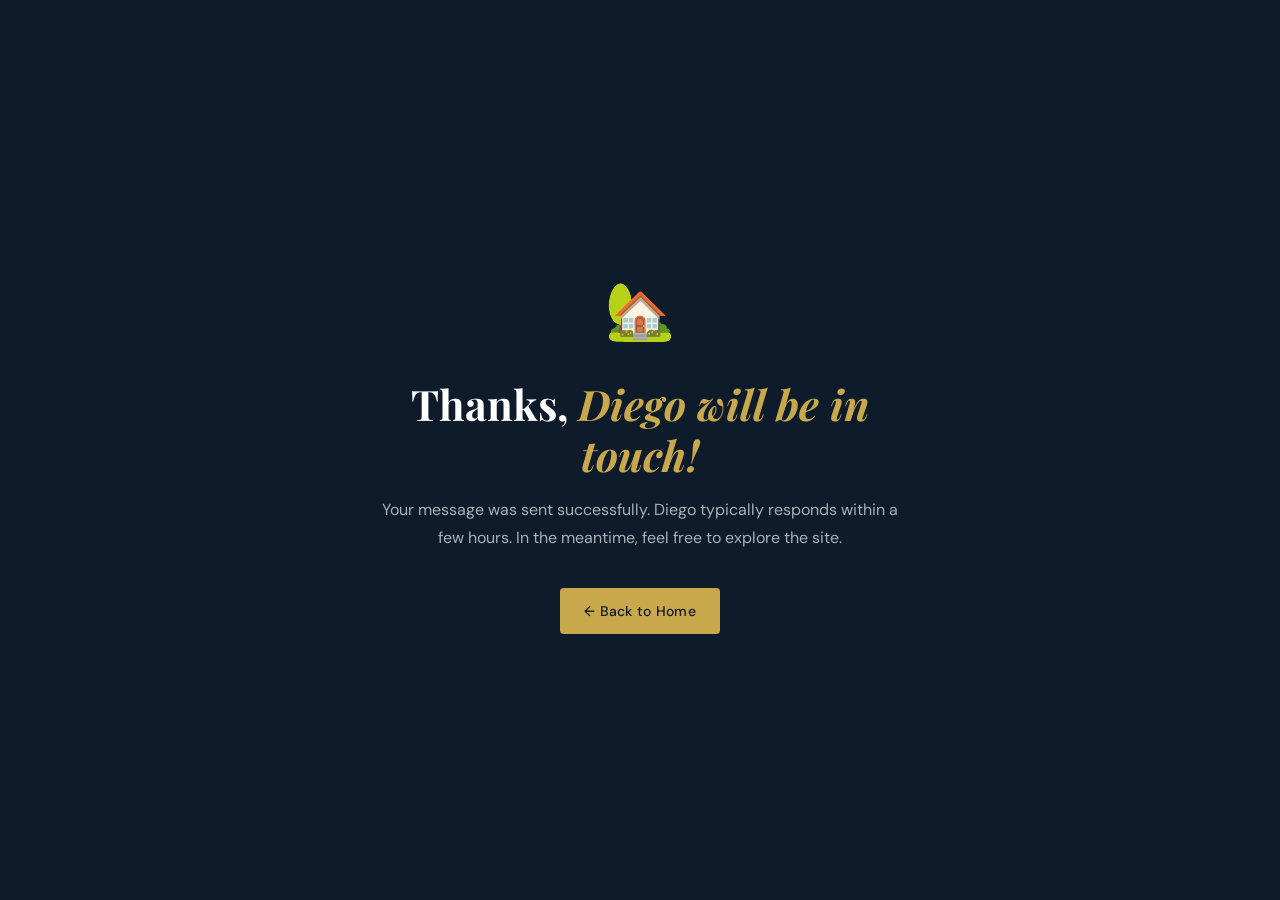
<file: thank-you.html>
<!DOCTYPE html>
<html lang="en">
<head>
<meta charset="UTF-8">
<meta name="viewport" content="width=device-width, initial-scale=1.0">
<title>Thank You, Diego Cortes | Cortes & Co. Realty Group</title>
<link rel="icon" type="image/svg+xml" href="favicon.svg">
<link href="https://fonts.googleapis.com/css2?family=Playfair+Display:ital,wght@0,400;0,600;0,700;1,400&family=DM+Sans:ital,opsz,wght@0,9..40,300;0,9..40,400;0,9..40,500;1,9..40,300&display=swap" rel="stylesheet">
<link rel="stylesheet" href="styles.css">
<style>
  .thankyou-wrap {
    min-height: 100vh; display: flex; align-items: center; justify-content: center;
    background: var(--navy); text-align: center; padding: 40px 24px;
  }
  .thankyou-box { max-width: 520px; }
  .thankyou-icon { font-size: 56px; margin-bottom: 24px; }
  .thankyou-title {
    font-family: var(--font-display); font-size: clamp(28px, 5vw, 42px);
    font-weight: 700; color: var(--white); line-height: 1.2; margin-bottom: 16px;
  }
  .thankyou-title em { color: var(--gold); font-style: italic; }
  .thankyou-sub {
    font-size: 16px; color: rgba(255,255,255,.65); line-height: 1.75;
    margin-bottom: 36px;
  }
</style>
</head>
<body>
  <div class="thankyou-wrap">
    <div class="thankyou-box">
      <div class="thankyou-icon">🏡</div>
      <h1 class="thankyou-title">Thanks, <em>Diego will be in touch!</em></h1>
      <p class="thankyou-sub">Your message was sent successfully. Diego typically responds within a few hours. In the meantime, feel free to explore the site.</p>
      <a href="index.html" class="btn-primary" style="display:inline-flex; margin: 0 auto;">← Back to Home</a>
    </div>
  </div>
</body>
</html>
</file>
<file: styles.css>
:root {
    --navy: #0d1b2a;
    --navy-mid: #162435;
    --navy-light: #1e3448;
    --gold: #c9a84c;
    --gold-light: #e2c07a;
    --gold-pale: #f5ecd4;
    --cream: #faf7f2;
    --white: #ffffff;
    --gray-100: #f2ede6;
    --gray-200: #e0d9cf;
    --gray-400: #9e9484;
    --gray-600: #6b6055;
    --gray-800: #3a332c;
    --green-bright: #22c55e;
    --font-display: 'Playfair Display', Georgia, serif;
    --font-body: 'DM Sans', sans-serif;
    --shadow-sm: 0 1px 3px rgba(13,27,42,.08);
    --shadow-md: 0 4px 16px rgba(13,27,42,.10);
    --shadow-lg: 0 12px 40px rgba(13,27,42,.15);
  }

  *, *::before, *::after { box-sizing: border-box; margin: 0; padding: 0; }

  html { scroll-behavior: smooth; }

  body {
    font-family: var(--font-body);
    background: var(--cream);
    color: var(--gray-800);
    font-size: 16px;
    line-height: 1.6;
    overflow-x: hidden;
  }

  a { color: inherit; text-decoration: none; }
  img { display: block; max-width: 100%; }

  .container { max-width: 1120px; margin: 0 auto; padding: 0 24px; }

  /* ── UTILITY ── */
  .btn-primary {
    display: inline-flex; align-items: center; gap: 6px;
    background: var(--gold); color: var(--navy);
    font-family: var(--font-body); font-size: 14px; font-weight: 500;
    padding: 12px 24px; border-radius: 4px; border: none; cursor: pointer;
    transition: background .2s, transform .15s;
    letter-spacing: .02em; white-space: nowrap;
  }
  .btn-primary:hover { background: var(--gold-light); transform: translateY(-1px); }

  .btn-outline {
    display: inline-flex; align-items: center; gap: 6px;
    background: transparent; color: var(--white);
    font-family: var(--font-body); font-size: 14px; font-weight: 400;
    padding: 11px 24px; border-radius: 4px; border: 1.5px solid rgba(255,255,255,.55); cursor: pointer;
    transition: background .2s, border-color .2s, transform .15s;
    letter-spacing: .02em; white-space: nowrap;
  }
  .btn-outline:hover { background: rgba(255,255,255,.08); border-color: rgba(255,255,255,.85); transform: translateY(-1px); }

  .btn-navy {
    display: inline-flex; align-items: center; gap: 6px;
    background: var(--navy); color: var(--white);
    font-family: var(--font-body); font-size: 14px; font-weight: 500;
    padding: 12px 24px; border-radius: 4px; border: none; cursor: pointer;
    transition: background .2s, transform .15s;
    letter-spacing: .02em; white-space: nowrap;
  }
  .btn-navy:hover { background: var(--navy-light); transform: translateY(-1px); }

  .section-eyebrow {
    font-size: 11px; font-weight: 500; letter-spacing: .14em;
    text-transform: uppercase; color: var(--gold);
    display: flex; align-items: center; gap: 10px; margin-bottom: 12px;
  }
  .section-eyebrow::before {
    content: ''; display: inline-block; width: 28px; height: 1.5px; background: var(--gold);
  }

  .section-title {
    font-family: var(--font-display); font-size: clamp(28px, 4vw, 42px);
    font-weight: 600; color: var(--navy); line-height: 1.18; margin-bottom: 16px;
  }
  .section-title em { font-style: italic; color: var(--gold); }

  /* ── NAV ── */
  #nav {
    position: fixed; top: 0; left: 0; right: 0; z-index: 100;
    background: rgba(13,27,42,.97);
    backdrop-filter: blur(10px);
    border-bottom: 1px solid rgba(201,168,76,.18);
    transition: box-shadow .3s;
  }
  #nav.scrolled { box-shadow: 0 4px 24px rgba(0,0,0,.3); }

  .nav-inner {
    display: flex; align-items: center; gap: 0;
    height: 68px; max-width: 1120px; margin: 0 auto; padding: 0 24px;
  }

  .nav-logo {
    flex-shrink: 0; display: flex; align-items: center;
  }
  .nav-logo img { height: 140px; width: auto; display: block; }

  .nav-links {
    display: flex; gap: 32px; margin: 0 auto;
    list-style: none;
  }
  .nav-links a {
    font-size: 13px; font-weight: 400; color: rgba(255,255,255,.7);
    letter-spacing: .03em; transition: color .2s;
  }
  .nav-links a:hover { color: var(--gold); }

  .nav-right {
    display: flex; align-items: center; gap: 16px; flex-shrink: 0;
  }
  .nav-phone {
    font-size: 13px; color: rgba(255,255,255,.7);
    display: flex; align-items: center; gap: 6px;
  }
  .nav-phone::before {
    content: ''; width: 14px; height: 14px;
    background: url("data:image/svg+xml,%3Csvg xmlns='http://www.w3.org/2000/svg' fill='%23c9a84c' viewBox='0 0 24 24'%3E%3Cpath d='M6.6 10.8c1.4 2.8 3.8 5.1 6.6 6.6l2.2-2.2c.3-.3.7-.4 1-.2 1.1.4 2.3.6 3.6.6.6 0 1 .4 1 1V20c0 .6-.4 1-1 1-9.4 0-17-7.6-17-17 0-.6.4-1 1-1h3.5c.6 0 1 .4 1 1 0 1.3.2 2.5.6 3.6.1.3 0 .7-.2 1L6.6 10.8z'/%3E%3C/svg%3E") center/contain no-repeat;
  }

  .hamburger { display: none; flex-direction: column; gap: 5px; cursor: pointer; padding: 4px; margin-left: auto; }
  .hamburger span { display: block; width: 22px; height: 1.5px; background: var(--white); transition: .2s; }

  /* ── HERO ── */
  #hero {
    position: relative; min-height: 100vh;
    display: flex; align-items: center;
    background: var(--navy);
    overflow: hidden;
  }

  .hero-video {
    position: absolute;
    top: 0; left: 0; right: 0; bottom: 0;
    z-index: 0;
    width: 100%; height: 100%;
    object-fit: cover;
    display: block;
  }

  .hero-overlay {
    position: absolute;
    top: 0; left: 0; right: 0; bottom: 0;
    z-index: 1;
    background: linear-gradient(135deg, rgba(13,27,42,.62) 0%, rgba(13,27,42,.42) 60%, rgba(13,27,42,.55) 100%);
  }

  .hero-texture {
    position: absolute; top: 0; left: 0; right: 0; bottom: 0; z-index: 2;
    background-image: radial-gradient(rgba(201,168,76,.04) 1px, transparent 1px);
    background-size: 32px 32px;
  }

  .hero-content {
    position: relative; z-index: 3;
    max-width: 1120px; margin: 0 auto; padding: 0 24px;
    padding-top: 120px; padding-bottom: 80px;
    display: flex; flex-direction: column; max-width: 760px;
  }

  .hero-left {}
  .hero-eyebrow {
    font-size: 11px; font-weight: 500; letter-spacing: .18em; text-transform: uppercase;
    color: var(--gold); margin-bottom: 20px;
    display: flex; align-items: center; gap: 12px;
  }
  .hero-eyebrow::before {
    content: ''; width: 36px; height: 1px; background: var(--gold); flex-shrink: 0;
  }

  .hero-title {
    font-family: var(--font-display); font-size: clamp(36px, 5vw, 58px);
    font-weight: 700; color: var(--white); line-height: 1.1; margin-bottom: 20px;
  }
  .hero-title em { font-style: italic; color: var(--gold); display: block; }

  .hero-sub {
    font-size: 16px; color: rgba(255,255,255,.65); line-height: 1.7;
    max-width: 480px; margin-bottom: 36px; font-weight: 300;
  }

  .hero-ctas { display: flex; gap: 12px; flex-wrap: wrap; }

  .hero-trust {
    margin-top: 48px; display: flex; gap: 32px; align-items: center;
    padding-top: 28px; border-top: 1px solid rgba(255,255,255,.1);
  }
  .trust-item { text-align: left; }
  .trust-number {
    font-family: var(--font-display); font-size: 26px; font-weight: 700; color: var(--gold);
    line-height: 1;
  }
  .trust-label { font-size: 12px; color: rgba(255,255,255,.55); margin-top: 2px; font-weight: 300; }

  .hero-search {
    background: var(--white); border-radius: 8px;
    padding: 28px; box-shadow: 0 20px 60px rgba(0,0,0,.3);
  }
  .hero-search h3 {
    font-family: var(--font-display); font-size: 18px; font-weight: 600; color: var(--navy);
    margin-bottom: 6px;
  }
  .hero-search p { font-size: 13px; color: var(--gray-400); margin-bottom: 20px; }

  .search-tabs {
    display: flex; gap: 0; margin-bottom: 20px;
    border-bottom: 1.5px solid var(--gray-200);
  }
  .search-tab {
    font-size: 13px; font-weight: 500; color: var(--gray-400);
    padding: 8px 16px; cursor: pointer; border-bottom: 2px solid transparent;
    margin-bottom: -1.5px; transition: color .2s, border-color .2s;
  }
  .search-tab.active { color: var(--navy); border-bottom-color: var(--gold); }

  .search-form { display: flex; flex-direction: column; gap: 12px; }
  .form-field label { display: block; font-size: 11px; font-weight: 500; color: var(--gray-600); letter-spacing: .04em; margin-bottom: 5px; text-transform: uppercase; }
  .form-field input, .form-field select {
    width: 100%; height: 42px; padding: 0 14px;
    border: 1.5px solid var(--gray-200); border-radius: 5px;
    font-family: var(--font-body); font-size: 14px; color: var(--gray-800);
    background: var(--cream); transition: border-color .2s;
    appearance: none;
  }
  .form-field input:focus, .form-field select:focus {
    outline: none; border-color: var(--gold); background: var(--white);
  }
  .form-row { display: grid; grid-template-columns: 1fr 1fr; gap: 10px; }

  /* ── LISTINGS ── */
  #listings { padding: 90px 0; background: var(--cream); }
  .listings-header { text-align: center; margin-bottom: 52px; }
  .listings-grid { display: grid; grid-template-columns: repeat(3, 1fr); gap: 24px; }

  .listing-card {
    background: var(--white); border-radius: 8px;
    box-shadow: var(--shadow-sm); overflow: hidden;
    transition: box-shadow .25s, transform .25s;
    cursor: pointer;
  }
  .listing-card:hover { box-shadow: var(--shadow-lg); transform: translateY(-4px); }

  .listing-img {
    position: relative; height: 200px; overflow: hidden;
    background: var(--gray-200);
  }
  .listing-img img { width: 100%; height: 100%; object-fit: cover; transition: transform .4s; }
  .listing-card:hover .listing-img img { transform: scale(1.04); }

  .listing-badge {
    position: absolute; top: 12px; left: 12px;
    font-size: 10px; font-weight: 500; padding: 3px 8px; border-radius: 3px;
    letter-spacing: .05em; text-transform: uppercase;
  }
  .badge-new { background: var(--navy); color: var(--gold); }
  .badge-price { background: #d97706; color: #fff; }

  .listing-save {
    position: absolute; top: 12px; right: 12px;
    width: 32px; height: 32px; border-radius: 50%;
    background: rgba(255,255,255,.9); display: flex; align-items: center; justify-content: center;
    font-size: 15px; cursor: pointer; transition: background .2s;
  }
  .listing-save:hover { background: var(--white); }

  .listing-body { padding: 18px 20px 20px; }
  .listing-price {
    font-family: var(--font-display); font-size: 22px; font-weight: 700; color: var(--navy);
  }
  .listing-meta {
    font-size: 13px; color: var(--gray-400); margin: 4px 0 2px;
    display: flex; gap: 12px; align-items: center;
  }
  .listing-meta span::before { content: '·'; margin-right: 12px; }
  .listing-meta span:first-child::before { content: ''; margin: 0; }
  .listing-address { font-size: 13px; color: var(--gray-600); margin-bottom: 12px; }
  .listing-tags { display: flex; gap: 6px; flex-wrap: wrap; margin-bottom: 14px; }
  .listing-tag {
    font-size: 10px; padding: 3px 8px; border-radius: 3px;
    background: var(--gray-100); color: var(--gray-600); font-weight: 500;
  }
  .listing-cta {
    width: 100%; padding: 10px; border-radius: 4px;
    border: 1.5px solid var(--navy); background: transparent;
    font-family: var(--font-body); font-size: 13px; font-weight: 500; color: var(--navy);
    cursor: pointer; transition: background .2s, color .2s;
  }
  .listing-cta:hover { background: var(--navy); color: var(--white); }

  .listings-footer { text-align: center; margin-top: 40px; }

  /* ── SOCIAL PROOF ── */
  #proof {
    background: var(--navy); padding: 40px 0;
    border-top: 1px solid rgba(201,168,76,.15); border-bottom: 1px solid rgba(201,168,76,.15);
  }
  .proof-inner {
    display: flex; justify-content: space-around; align-items: center; flex-wrap: wrap; gap: 20px;
  }
  .proof-item { text-align: center; }
  .proof-number {
    font-family: var(--font-display); font-size: 36px; font-weight: 700; color: var(--gold);
    line-height: 1;
  }
  .proof-label { font-size: 12px; color: rgba(255,255,255,.5); margin-top: 4px; letter-spacing: .04em; }
  .proof-stars { color: #f59e0b; font-size: 18px; line-height: 1; margin-bottom: 2px; }
  .proof-divider { width: 1px; height: 50px; background: rgba(255,255,255,.12); }

  /* ── NEIGHBORHOODS ── */
  #neighborhoods { padding: 90px 0; background: var(--white); }
  .neighborhoods-header { margin-bottom: 48px; }
  .neighborhoods-grid { display: grid; grid-template-columns: repeat(4, 1fr); gap: 16px; }

  .hood-card {
    position: relative; border-radius: 8px; overflow: hidden;
    aspect-ratio: 3/2; cursor: pointer; display: block; text-decoration: none;
  }
  .hood-card img { width: 100%; height: 100%; object-fit: cover; transition: transform .5s; }
  .hood-card:hover img { transform: scale(1.07); }
  .hood-overlay {
    position: absolute; top: 0; left: 0; right: 0; bottom: 0;
    background: linear-gradient(to top, rgba(13,27,42,.82) 0%, rgba(13,27,42,.15) 60%, transparent 100%);
    transition: background .3s;
  }
  .hood-card:hover .hood-overlay {
    background: linear-gradient(to top, rgba(13,27,42,.92) 0%, rgba(13,27,42,.3) 60%, rgba(13,27,42,.05) 100%);
  }
  .hood-content {
    position: absolute; bottom: 0; left: 0; right: 0;
    padding: 14px 16px;
  }
  .hood-name {
    font-family: var(--font-display); font-size: 16px; font-weight: 600; color: var(--white);
    margin-bottom: 2px;
  }
  .hood-stats { font-size: 11px; color: rgba(255,255,255,.65); }
  .hood-arrow {
    position: absolute; top: 12px; right: 12px;
    width: 28px; height: 28px; border-radius: 50%;
    background: rgba(255,255,255,.0); border: 1.5px solid rgba(255,255,255,0);
    display: flex; align-items: center; justify-content: center;
    font-size: 13px; color: var(--white); opacity: 0;
    transition: opacity .25s, background .25s, border-color .25s;
  }
  .hood-card:hover .hood-arrow { opacity: 1; background: rgba(255,255,255,.15); border-color: rgba(255,255,255,.4); }

  /* ── OUTSKIRTS TOGGLE ── */
  .outskirts-toggle {
    display: inline-flex; align-items: center; gap: 10px;
    background: transparent; border: 1.5px solid var(--gold);
    color: var(--gold); font-family: var(--font-body); font-size: 14px;
    font-weight: 500; letter-spacing: .06em; text-transform: uppercase;
    padding: 12px 28px; border-radius: 4px; cursor: pointer;
    transition: background .2s, color .2s;
  }
  .outskirts-toggle:hover { background: var(--gold); color: var(--navy); }
  .outskirts-toggle.open .outskirts-arrow { display: inline-block; transform: rotate(180deg); }
  .outskirts-arrow { transition: transform .3s; display: inline-block; }

  .outskirts-panel {
    max-height: 0; overflow: hidden;
    transition: max-height .5s ease, opacity .4s ease, margin .4s ease;
    opacity: 0; margin-top: 0;
  }
  .outskirts-panel.open {
    max-height: 1200px; opacity: 1; margin-top: 40px;
  }
  .outskirts-label {
    font-size: 11px; font-weight: 500; letter-spacing: .14em;
    text-transform: uppercase; color: var(--gold);
    display: flex; align-items: center; gap: 10px; margin-bottom: 24px;
  }
  .outskirts-label::before {
    content: ''; display: inline-block; width: 28px; height: 1.5px; background: var(--gold);
  }

  /* ── SELL SECTION ── */
  #sell { padding: 100px 0; background: var(--cream); }
  .sell-inner {
    display: grid; grid-template-columns: 1fr 1fr; gap: 64px; align-items: start;
  }

  .sell-list { list-style: none; display: flex; flex-direction: column; gap: 10px; margin: 24px 0 32px; }
  .sell-list li {
    display: flex; align-items: flex-start; gap: 12px;
    font-size: 15px; color: var(--gray-600); line-height: 1.5;
  }
  .sell-list li::before {
    content: ''; width: 18px; height: 18px; border-radius: 50%;
    background: var(--gold-pale); border: 1.5px solid var(--gold);
    flex-shrink: 0; margin-top: 2px; position: relative;
    background-image: url("data:image/svg+xml,%3Csvg xmlns='http://www.w3.org/2000/svg' fill='none' stroke='%23c9a84c' stroke-width='2.5' stroke-linecap='round' stroke-linejoin='round' viewBox='0 0 24 24'%3E%3Cpath d='M20 6L9 17l-5-5'/%3E%3C/svg%3E");
    background-size: 12px; background-repeat: no-repeat; background-position: center;
  }

  .market-data {
    background: var(--navy); border-radius: 6px; padding: 18px 20px;
    border-left: 3px solid var(--gold);
  }
  .market-data-label { font-size: 11px; color: var(--gold); letter-spacing: .1em; text-transform: uppercase; margin-bottom: 6px; }
  .market-data-value { font-family: var(--font-display); font-size: 24px; font-weight: 700; color: var(--white); }
  .market-data-meta { font-size: 12px; color: rgba(255,255,255,.5); margin-top: 2px; }

  .valuation-form {
    background: var(--white); border-radius: 10px; padding: 32px;
    box-shadow: var(--shadow-lg); border-top: 4px solid var(--gold);
  }
  .valuation-form h3 {
    font-family: var(--font-display); font-size: 22px; font-weight: 600; color: var(--navy);
    margin-bottom: 4px;
  }
  .valuation-form p { font-size: 13px; color: var(--gray-400); margin-bottom: 24px; }
  .valuation-form .form-field { margin-bottom: 14px; }
  .valuation-form .btn-primary { width: 100%; justify-content: center; padding: 14px; font-size: 15px; }
  .form-disclaimer { font-size: 11px; color: var(--gray-400); text-align: center; margin-top: 10px; }
  .form-optin { margin: 16px 0 12px; }
  .optin-label { display: flex; align-items: flex-start; gap: 10px; cursor: pointer; }
  .optin-label input[type="checkbox"] { flex-shrink: 0; width: 15px; height: 15px; margin-top: 2px; accent-color: var(--gold); cursor: pointer; border: 1.5px solid var(--gray-300); }
  .optin-label span { font-size: 11.5px; color: var(--gray-500); line-height: 1.65; }
  .optin-label a { color: var(--gold); text-decoration: underline; text-underline-offset: 2px; }

  /* ── ABOUT ── */
  #about { padding: 100px 0; background: var(--white); }
  .about-inner { display: grid; grid-template-columns: 360px 1fr; gap: 72px; align-items: center; }

  .about-photo-wrap { position: relative; }
  .about-photo {
    width: 100%; aspect-ratio: 4/5; border-radius: 8px; overflow: hidden;
    background: var(--gray-200);
  }
  .about-photo img { width: 100%; height: 100%; object-fit: cover; }
  .about-photo-placeholder {
    width: 100%; height: 100%;
    display: flex; flex-direction: column; align-items: center; justify-content: center;
    background: linear-gradient(135deg, var(--navy) 0%, var(--navy-light) 100%);
    color: var(--gold);
  }
  .about-photo-placeholder .initials {
    font-family: var(--font-display); font-size: 72px; font-weight: 700;
    line-height: 1; margin-bottom: 8px;
  }
  .about-photo-placeholder .name { font-size: 14px; color: rgba(255,255,255,.6); letter-spacing: .1em; }

  .about-badge {
    position: absolute; bottom: -16px; right: -16px;
    background: var(--gold); color: var(--navy);
    border-radius: 8px; padding: 16px 20px; text-align: center;
    box-shadow: var(--shadow-md);
  }
  .about-badge-num { font-family: var(--font-display); font-size: 28px; font-weight: 700; line-height: 1; }
  .about-badge-lbl { font-size: 11px; font-weight: 500; letter-spacing: .05em; }

  .about-stats { display: flex; gap: 24px; margin: 28px 0 32px; }
  .about-stat { text-align: center; flex: 1; padding: 18px 12px; background: var(--cream); border-radius: 6px; }
  .about-stat-num { font-family: var(--font-display); font-size: 28px; font-weight: 700; color: var(--navy); }
  .about-stat-lbl { font-size: 12px; color: var(--gray-400); margin-top: 2px; }

  /* ── TESTIMONIALS ── */
  #testimonials { padding: 90px 0; background: var(--cream); }
  .testimonials-header { text-align: center; margin-bottom: 52px; }
  .testimonials-grid { display: grid; grid-template-columns: repeat(3, 1fr); gap: 24px; }

  .review-card {
    background: var(--white); border-radius: 8px; padding: 28px;
    box-shadow: var(--shadow-sm); position: relative;
    transition: box-shadow .25s;
  }
  .review-card:hover { box-shadow: var(--shadow-md); }
  .review-card::before {
    content: '\201C'; font-family: var(--font-display); font-size: 72px; font-weight: 700;
    color: var(--gold-pale); position: absolute; top: 12px; right: 20px; line-height: 1;
  }

  .review-stars { color: #f59e0b; font-size: 14px; margin-bottom: 14px; }
  .review-text { font-size: 14px; color: var(--gray-600); line-height: 1.7; margin-bottom: 20px; font-weight: 300; font-style: italic; position: relative; z-index: 1; }
  .reviewer { display: flex; align-items: center; gap: 12px; }
  .reviewer-avatar {
    width: 40px; height: 40px; border-radius: 50%;
    display: flex; align-items: center; justify-content: center;
    font-size: 13px; font-weight: 500; flex-shrink: 0;
  }
  .reviewer-name { font-size: 14px; font-weight: 500; color: var(--navy); }
  .reviewer-meta { font-size: 12px; color: var(--gray-400); }
  .google-badge {
    display: flex; align-items: center; gap: 5px;
    font-size: 10px; color: var(--gray-400); margin-top: 14px; padding-top: 14px;
    border-top: 1px solid var(--gray-200);
  }
  .google-g {
    width: 16px; height: 16px; border-radius: 50%;
    background: #4285f4; color: #fff;
    font-size: 9px; font-weight: 700; display: flex; align-items: center; justify-content: center;
  }

  /* ── FOOTER ── */
  #footer { background: var(--navy); padding: 60px 0 0; }
  .footer-grid {
    display: grid; grid-template-columns: 2fr 1fr 1fr 1fr; gap: 48px;
    padding-bottom: 48px; border-bottom: 1px solid rgba(255,255,255,.08);
  }

  .footer-logo { margin-bottom: 14px; }
  .footer-logo img { height: 80px; width: auto; display: block; }
  .footer-about { font-size: 13px; color: rgba(255,255,255,.45); line-height: 1.7; margin-bottom: 20px; font-weight: 300; }
  .footer-contact-item { font-size: 13px; color: rgba(255,255,255,.55); margin-bottom: 6px; }

  .footer-col h4 {
    font-size: 11px; font-weight: 500; letter-spacing: .12em; text-transform: uppercase;
    color: var(--gold); margin-bottom: 18px;
  }
  .footer-links { list-style: none; display: flex; flex-direction: column; gap: 10px; }
  .footer-links a { font-size: 13px; color: rgba(255,255,255,.45); transition: color .2s; }
  .footer-links a:hover { color: var(--gold); }

  .footer-social { display: flex; gap: 10px; margin-top: 20px; }
  .social-icon {
    width: 36px; height: 36px; border-radius: 4px;
    display: flex; align-items: center; justify-content: center;
    font-size: 14px; font-weight: 700; cursor: pointer;
    transition: opacity .2s;
  }
  .social-icon:hover { opacity: .8; }

  .footer-bottom {
    padding: 20px 0;
    display: flex; justify-content: space-between; align-items: center; flex-wrap: wrap; gap: 12px;
  }
  .footer-bottom p { font-size: 12px; color: rgba(255,255,255,.25); }
  .footer-bottom-links { display: flex; gap: 20px; }
  .footer-bottom-links a { font-size: 12px; color: rgba(255,255,255,.25); transition: color .2s; }
  .footer-bottom-links a:hover { color: rgba(255,255,255,.5); }

  /* ── MOBILE STICKY CTA ── */
  #mobile-cta {
    display: none; position: fixed; bottom: 0; left: 0; right: 0; z-index: 200;
    background: var(--navy); border-top: 1px solid rgba(201,168,76,.25);
    padding: 10px 16px 14px;
    box-shadow: 0 -8px 32px rgba(0,0,0,.3);
  }
  .mobile-cta-row { display: grid; grid-template-columns: 1fr 1fr 1fr; gap: 8px; }
  .mobile-btn {
    display: flex; flex-direction: column; align-items: center; gap: 2px;
    padding: 8px 6px; border-radius: 6px; border: none; cursor: pointer;
    font-family: var(--font-body); font-size: 11px; font-weight: 500;
    transition: background .2s;
  }
  .mobile-btn-icon { font-size: 16px; }
  .mobile-btn-primary { background: var(--gold); color: var(--navy); }
  .mobile-btn-green { background: var(--green-bright); color: #fff; }
  .mobile-btn-outline { background: rgba(255,255,255,.08); color: var(--white); border: 1px solid rgba(255,255,255,.2); }

  /* ── SCROLL ANIMATIONS ── */
  .fade-up { opacity: 0; transform: translateY(28px); transition: opacity .65s ease, transform .65s ease; }
  .fade-up.visible { opacity: 1; transform: translateY(0); }

  /* ── RESPONSIVE ── */
  @media (max-width: 1024px) {
    .hero-content { grid-template-columns: 1fr; }
    .hero-search { max-width: 500px; }
    .neighborhoods-grid { grid-template-columns: repeat(4, 1fr); }
    .about-inner { grid-template-columns: 280px 1fr; gap: 48px; }
    .footer-grid { grid-template-columns: 1fr 1fr; gap: 32px; }
  }

  @media (max-width: 768px) {
    .nav-links { display: none; }
    .nav-right { display: none; }
    .hamburger { display: flex; }
    #mobile-cta { display: block; }
    body { padding-bottom: 74px; }

    .listings-grid { grid-template-columns: 1fr; }
    .neighborhoods-grid { grid-template-columns: repeat(2, 1fr); }
    .sell-inner { grid-template-columns: 1fr; gap: 40px; }
    .about-inner { grid-template-columns: 1fr; }
    .about-photo { max-width: 300px; }
    .testimonials-grid { grid-template-columns: 1fr; }
    .proof-divider { display: none; }
    .proof-inner { gap: 28px; }
    .hero-trust { flex-wrap: wrap; gap: 20px; }
    .hero-content { grid-template-columns: 1fr; }
    .footer-grid { grid-template-columns: 1fr 1fr; }
  }

  @media (max-width: 480px) {
    .neighborhoods-grid { grid-template-columns: repeat(2, 1fr); }
    .footer-grid { grid-template-columns: 1fr; }
    .about-stats { flex-wrap: wrap; }
  }
</file>
